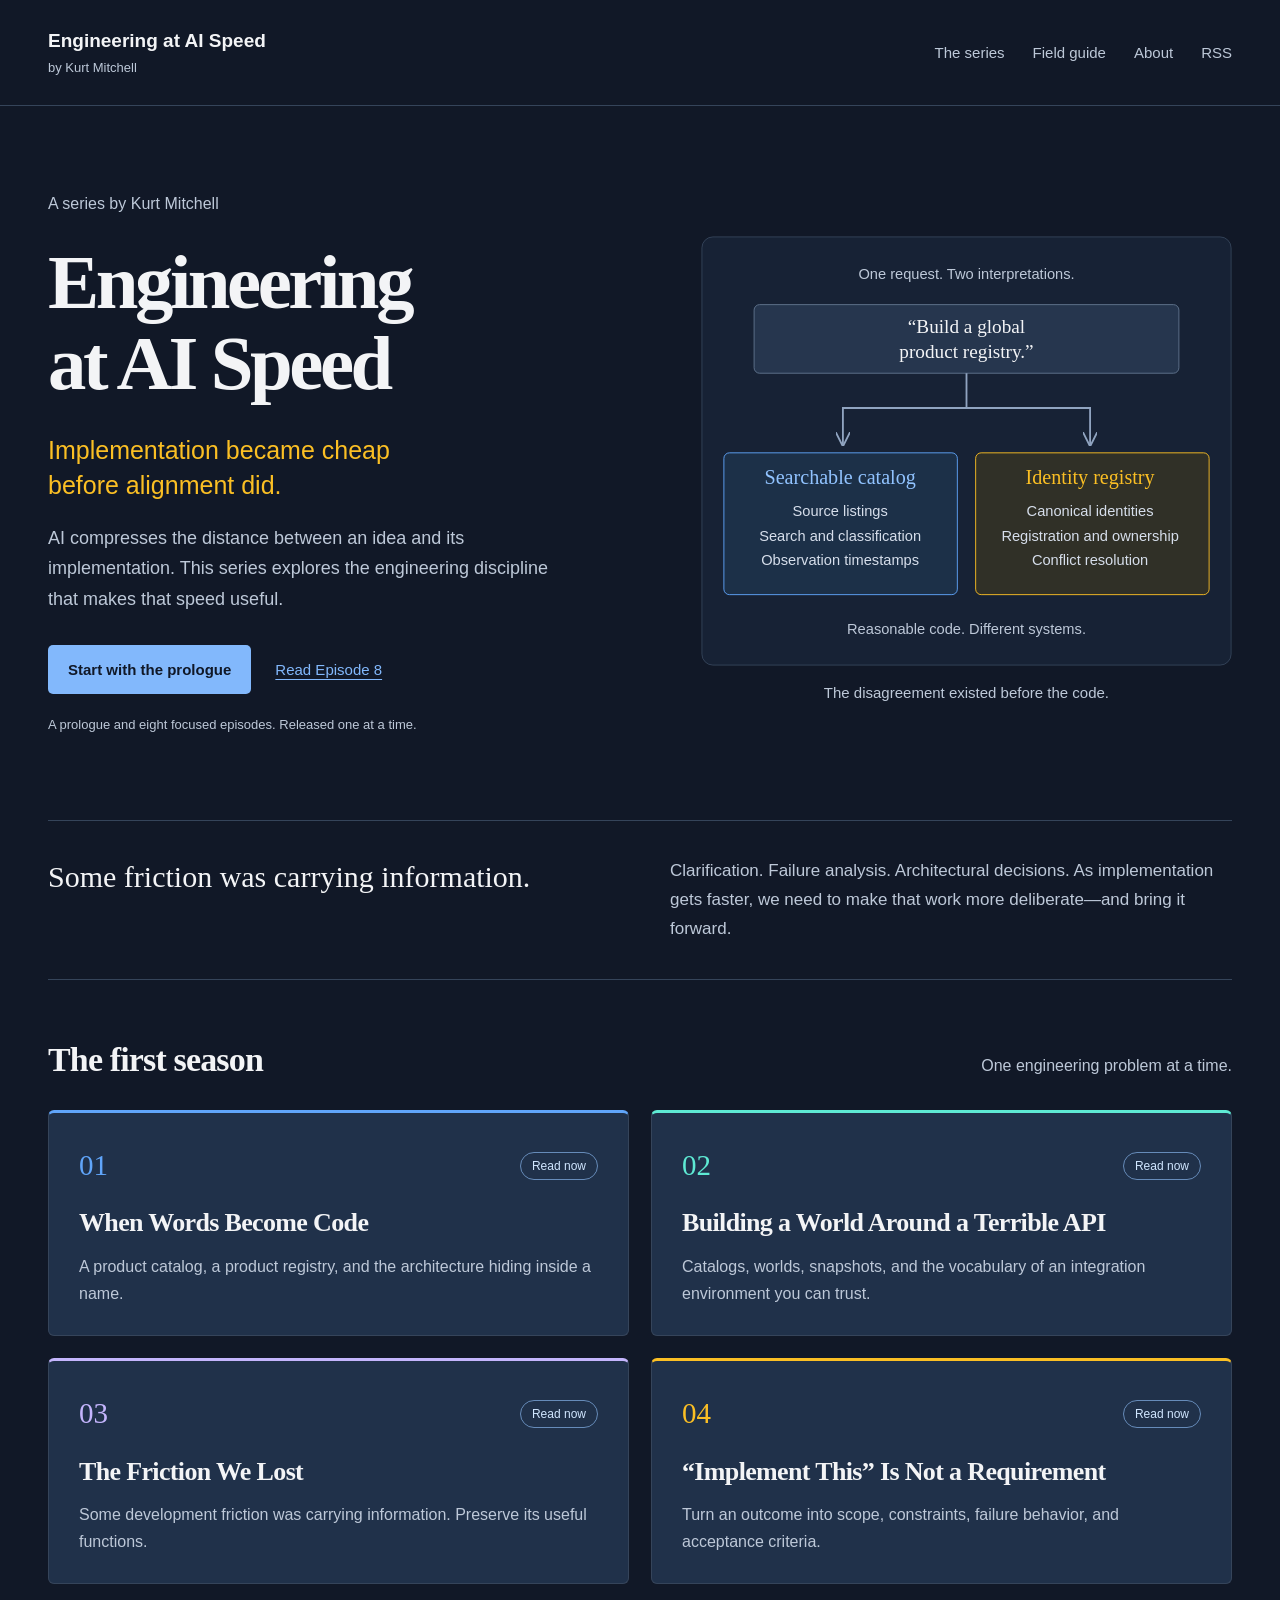
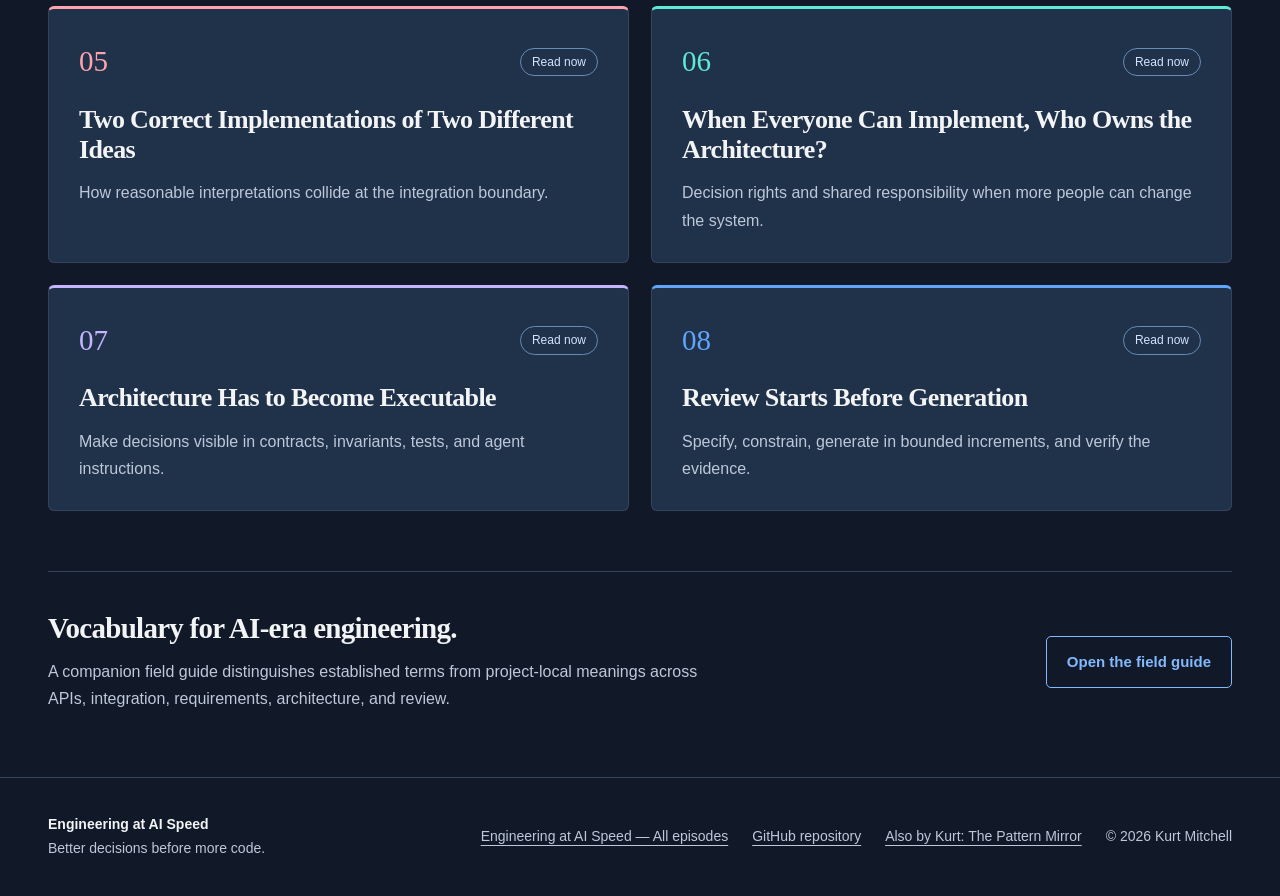
<file: index.html>
<!DOCTYPE html>
<html lang="en"><head><meta charset="utf-8"><meta name="viewport" content="width=device-width, initial-scale=1">
<title>Engineering at AI Speed</title><meta name="description" content="Implementation became cheap before alignment did. A series about the engineering discipline that makes AI speed useful.">
<link rel="canonical" href="https://infinyte.github.io/Engineering-at-AI-Speed/index.html"><meta property="og:title" content="Engineering at AI Speed">
<meta property="og:description" content="Implementation became cheap before alignment did. A series about the engineering discipline that makes AI speed useful."><meta property="og:type" content="website">
<meta property="og:url" content="https://infinyte.github.io/Engineering-at-AI-Speed/index.html"><meta property="og:image" content="https://infinyte.github.io/Engineering-at-AI-Speed/assets/social-cover.png"><meta property="og:image:width" content="1200"><meta property="og:image:height" content="630">
<meta name="twitter:card" content="summary_large_image"><meta property="og:image:alt" content="Engineering at AI Speed. Implementation became cheap before alignment did.">
<meta name="theme-color" content="#111827"><link rel="icon" href="assets/favicon.svg" type="image/svg+xml">
<link rel="alternate" type="application/rss+xml" title="Engineering at AI Speed" href="feed.xml"><link rel="stylesheet" href="assets/style.css">
</head><body style="--episode-accent:#60a5fa"><a class="skip" href="#main">Skip to content</a>
<header class="site-header"><a class="brand" href="index.html">Engineering at AI Speed<span>by Kurt Mitchell</span></a>
<nav aria-label="Main navigation"><a href="index.html#episodes">The series</a><a href="reference.html">Field guide</a><a href="about.html">About</a><a href="feed.xml">RSS</a></nav></header>
<main id="main"><section class="hero"><div class="hero-copy"><p class="series-note">A series by Kurt Mitchell</p><h1>Engineering<br>at AI Speed</h1><p class="hero-thesis">Implementation became cheap<br>before alignment did.</p><p class="hero-description">AI compresses the distance between an idea and its implementation. This series explores the engineering discipline that makes that speed useful.</p><div class="hero-actions"><a class="button" href="ep0.html">Start with the prologue</a><a class="text-link" href="ep8.html">Read Episode 8</a></div><p class="release-note">A prologue and eight focused episodes. Released one at a time.</p></div><figure class="hero-figure"><img src="assets/interpretation.svg" alt="One ambiguous request branches into two internally reasonable implementations: a searchable catalog and an authoritative registry."><figcaption>The disagreement existed before the code.</figcaption></figure></section>
<section class="premise"><p>Some friction was carrying information.</p><div>Clarification. Failure analysis. Architectural decisions. As implementation gets faster, we need to make that work more deliberate—and bring it forward.</div></section>
<section id="episodes" class="episodes"><div class="section-heading"><h2>The first season</h2><p>One engineering problem at a time.</p></div><div class="episode-grid"><article class="episode-card available" style="--card-accent:#60a5fa"><div class="card-top"><span class="episode-number">01</span><span class="status">Read now</span></div><h3><a href="ep1.html">When Words Become Code</a></h3><p>A product catalog, a product registry, and the architecture hiding inside a name.</p></article><article class="episode-card available" style="--card-accent:#5eead4"><div class="card-top"><span class="episode-number">02</span><span class="status">Read now</span></div><h3><a href="ep2.html">Building a World Around a Terrible API</a></h3><p>Catalogs, worlds, snapshots, and the vocabulary of an integration environment you can trust.</p></article><article class="episode-card available" style="--card-accent:#c4b5fd"><div class="card-top"><span class="episode-number">03</span><span class="status">Read now</span></div><h3><a href="ep3.html">The Friction We Lost</a></h3><p>Some development friction was carrying information. Preserve its useful functions.</p></article><article class="episode-card available" style="--card-accent:#fbbf24"><div class="card-top"><span class="episode-number">04</span><span class="status">Read now</span></div><h3><a href="ep4.html">“Implement This” Is Not a Requirement</a></h3><p>Turn an outcome into scope, constraints, failure behavior, and acceptance criteria.</p></article><article class="episode-card available" style="--card-accent:#fda4af"><div class="card-top"><span class="episode-number">05</span><span class="status">Read now</span></div><h3><a href="ep5.html">Two Correct Implementations of Two Different Ideas</a></h3><p>How reasonable interpretations collide at the integration boundary.</p></article><article class="episode-card available" style="--card-accent:#5eead4"><div class="card-top"><span class="episode-number">06</span><span class="status">Read now</span></div><h3><a href="ep6.html">When Everyone Can Implement, Who Owns the Architecture?</a></h3><p>Decision rights and shared responsibility when more people can change the system.</p></article><article class="episode-card available" style="--card-accent:#c4b5fd"><div class="card-top"><span class="episode-number">07</span><span class="status">Read now</span></div><h3><a href="ep7.html">Architecture Has to Become Executable</a></h3><p>Make decisions visible in contracts, invariants, tests, and agent instructions.</p></article><article class="episode-card available" style="--card-accent:#60a5fa"><div class="card-top"><span class="episode-number">08</span><span class="status">Read now</span></div><h3><a href="ep8.html">Review Starts Before Generation</a></h3><p>Specify, constrain, generate in bounded increments, and verify the evidence.</p></article></div></section>
<section class="field-note"><div><h2>Vocabulary for AI-era engineering.</h2><p>A companion field guide distinguishes established terms from project-local meanings across APIs, integration, requirements, architecture, and review.</p></div><a class="button secondary" href="reference.html">Open the field guide</a></section></main>
<footer class="site-footer"><p><strong>Engineering at AI Speed</strong><br>Better decisions before more code.</p><div><a href="index.html#episodes">Engineering at AI Speed — All episodes</a><a href="https://github.com/infinyte/Engineering-at-AI-Speed">GitHub repository</a><a href="https://infinyte.github.io/Pattern-Mirror/">Also by Kurt: The Pattern Mirror</a><span>© 2026 Kurt Mitchell</span></div></footer>
</body></html>
</file>
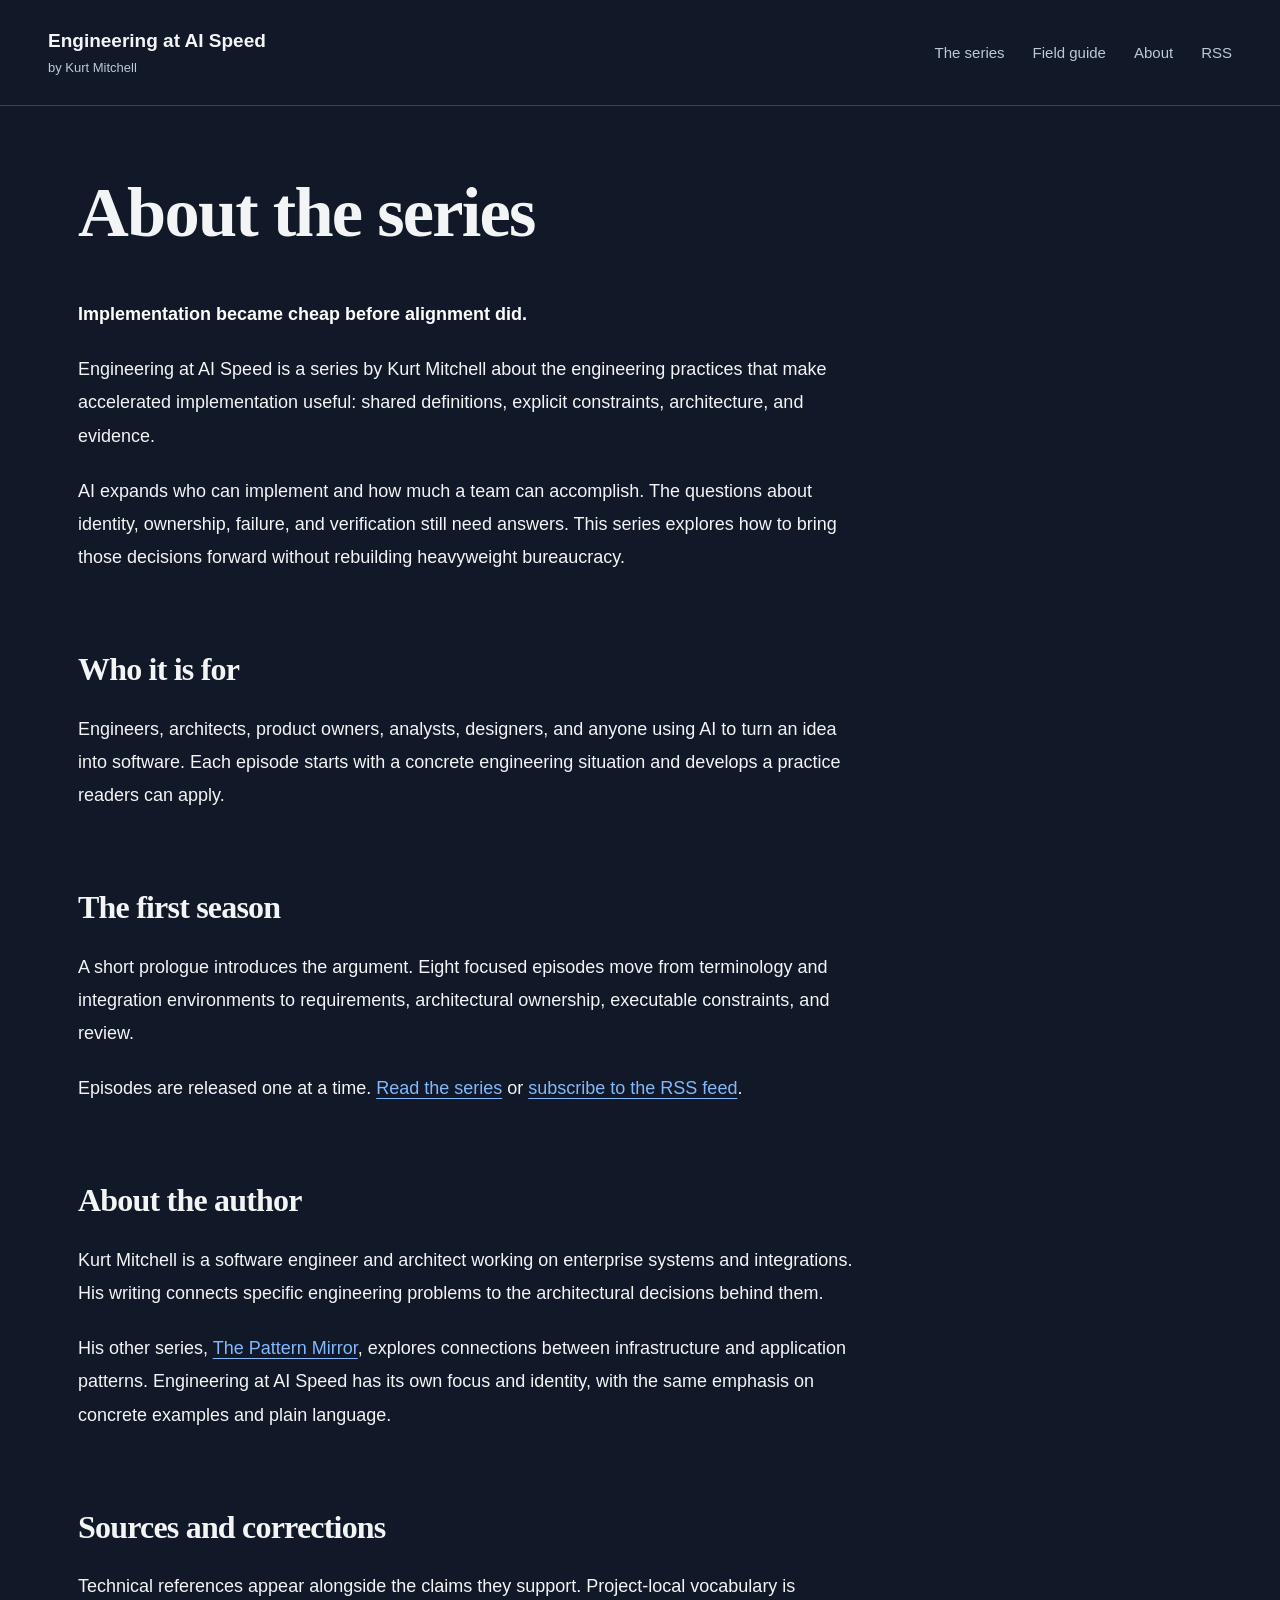
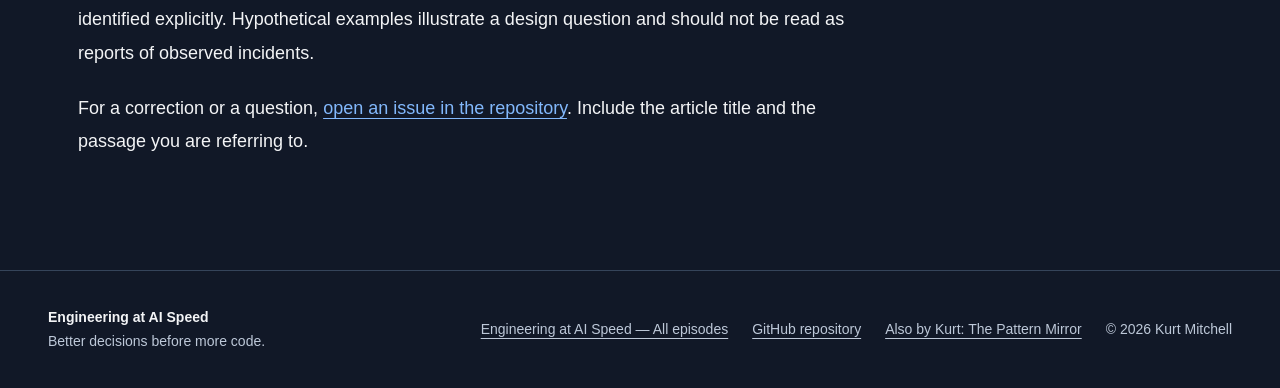
<file: about.html>
<!DOCTYPE html>
<html lang="en"><head><meta charset="utf-8"><meta name="viewport" content="width=device-width, initial-scale=1">
<title>About the series | Engineering at AI Speed</title><meta name="description" content="Implementation became cheap before alignment did. A series about the engineering discipline that makes AI speed useful.">
<link rel="canonical" href="https://infinyte.github.io/Engineering-at-AI-Speed/about.html"><meta property="og:title" content="About the series">
<meta property="og:description" content="Implementation became cheap before alignment did. A series about the engineering discipline that makes AI speed useful."><meta property="og:type" content="website">
<meta property="og:url" content="https://infinyte.github.io/Engineering-at-AI-Speed/about.html"><meta property="og:image" content="https://infinyte.github.io/Engineering-at-AI-Speed/assets/social-cover.png"><meta property="og:image:width" content="1200"><meta property="og:image:height" content="630">
<meta name="twitter:card" content="summary_large_image"><meta property="og:image:alt" content="Engineering at AI Speed. Implementation became cheap before alignment did.">
<meta name="theme-color" content="#111827"><link rel="icon" href="assets/favicon.svg" type="image/svg+xml">
<link rel="alternate" type="application/rss+xml" title="Engineering at AI Speed" href="feed.xml"><link rel="stylesheet" href="assets/style.css">
</head><body style="--episode-accent:#60a5fa"><a class="skip" href="#main">Skip to content</a>
<header class="site-header"><a class="brand" href="index.html">Engineering at AI Speed<span>by Kurt Mitchell</span></a>
<nav aria-label="Main navigation"><a href="index.html#episodes">The series</a><a href="reference.html">Field guide</a><a href="about.html">About</a><a href="feed.xml">RSS</a></nav></header>
<main id="main" class="standalone"><h1>About the series</h1><article class="prose"><p><strong>Implementation became cheap before alignment did.</strong></p>
<p>Engineering at AI Speed is a series by Kurt Mitchell about the engineering practices that make accelerated implementation useful: shared definitions, explicit constraints, architecture, and evidence.</p>
<p>AI expands who can implement and how much a team can accomplish. The questions about identity, ownership, failure, and verification still need answers. This series explores how to bring those decisions forward without rebuilding heavyweight bureaucracy.</p>
<h2 id="who-it-is-for">Who it is for</h2>
<p>Engineers, architects, product owners, analysts, designers, and anyone using AI to turn an idea into software. Each episode starts with a concrete engineering situation and develops a practice readers can apply.</p>
<h2 id="the-first-season">The first season</h2>
<p>A short prologue introduces the argument. Eight focused episodes move from terminology and integration environments to requirements, architectural ownership, executable constraints, and review.</p>
<p>Episodes are released one at a time. <a href="index.html#episodes">Read the series</a> or <a href="feed.xml">subscribe to the RSS feed</a>.</p>
<h2 id="about-the-author">About the author</h2>
<p>Kurt Mitchell is a software engineer and architect working on enterprise systems and integrations. His writing connects specific engineering problems to the architectural decisions behind them.</p>
<p>His other series, <a href="https://infinyte.github.io/Pattern-Mirror/">The Pattern Mirror</a>, explores connections between infrastructure and application patterns. Engineering at AI Speed has its own focus and identity, with the same emphasis on concrete examples and plain language.</p>
<h2 id="sources-and-corrections">Sources and corrections</h2>
<p>Technical references appear alongside the claims they support. Project-local vocabulary is identified explicitly. Hypothetical examples illustrate a design question and should not be read as reports of observed incidents.</p>
<p>For a correction or a question, <a href="https://github.com/infinyte/Engineering-at-AI-Speed/issues">open an issue in the repository</a>. Include the article title and the passage you are referring to.</p></article></main>
<footer class="site-footer"><p><strong>Engineering at AI Speed</strong><br>Better decisions before more code.</p><div><a href="index.html#episodes">Engineering at AI Speed — All episodes</a><a href="https://github.com/infinyte/Engineering-at-AI-Speed">GitHub repository</a><a href="https://infinyte.github.io/Pattern-Mirror/">Also by Kurt: The Pattern Mirror</a><span>© 2026 Kurt Mitchell</span></div></footer>
</body></html>
</file>
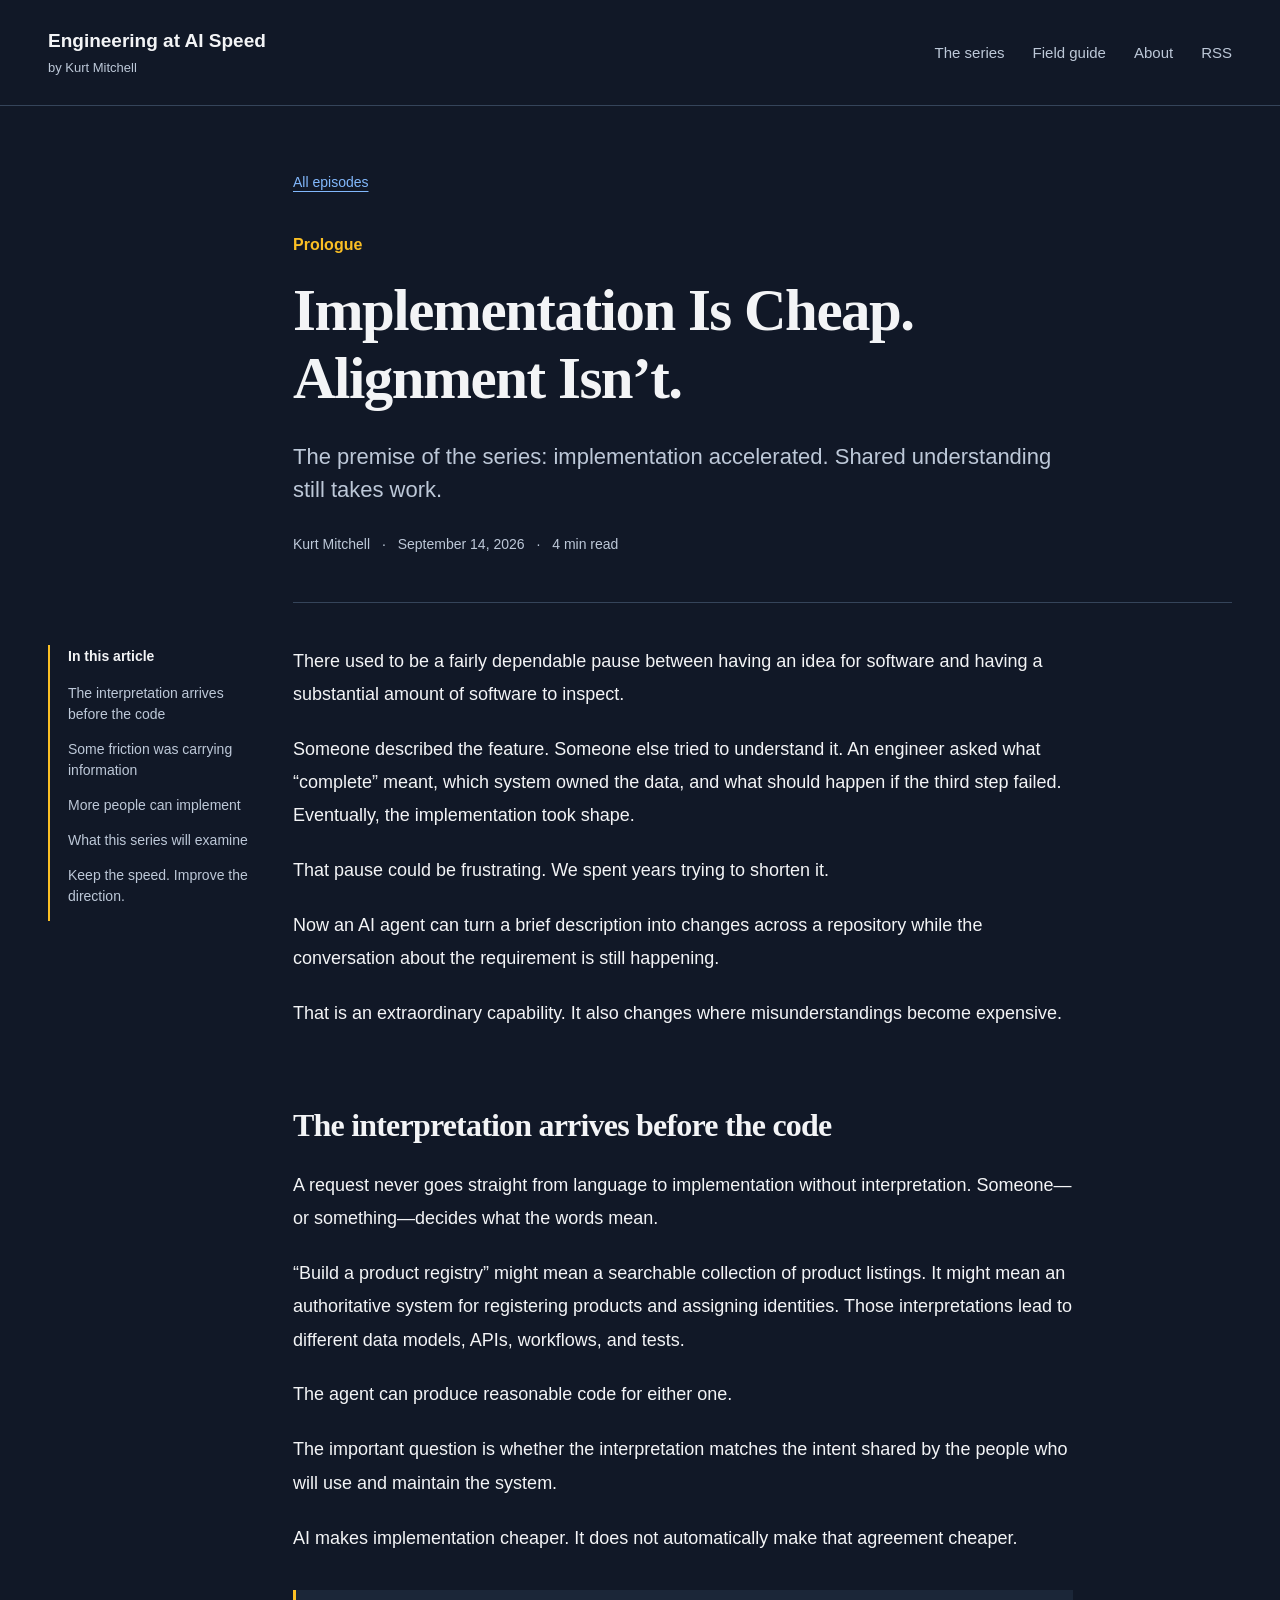
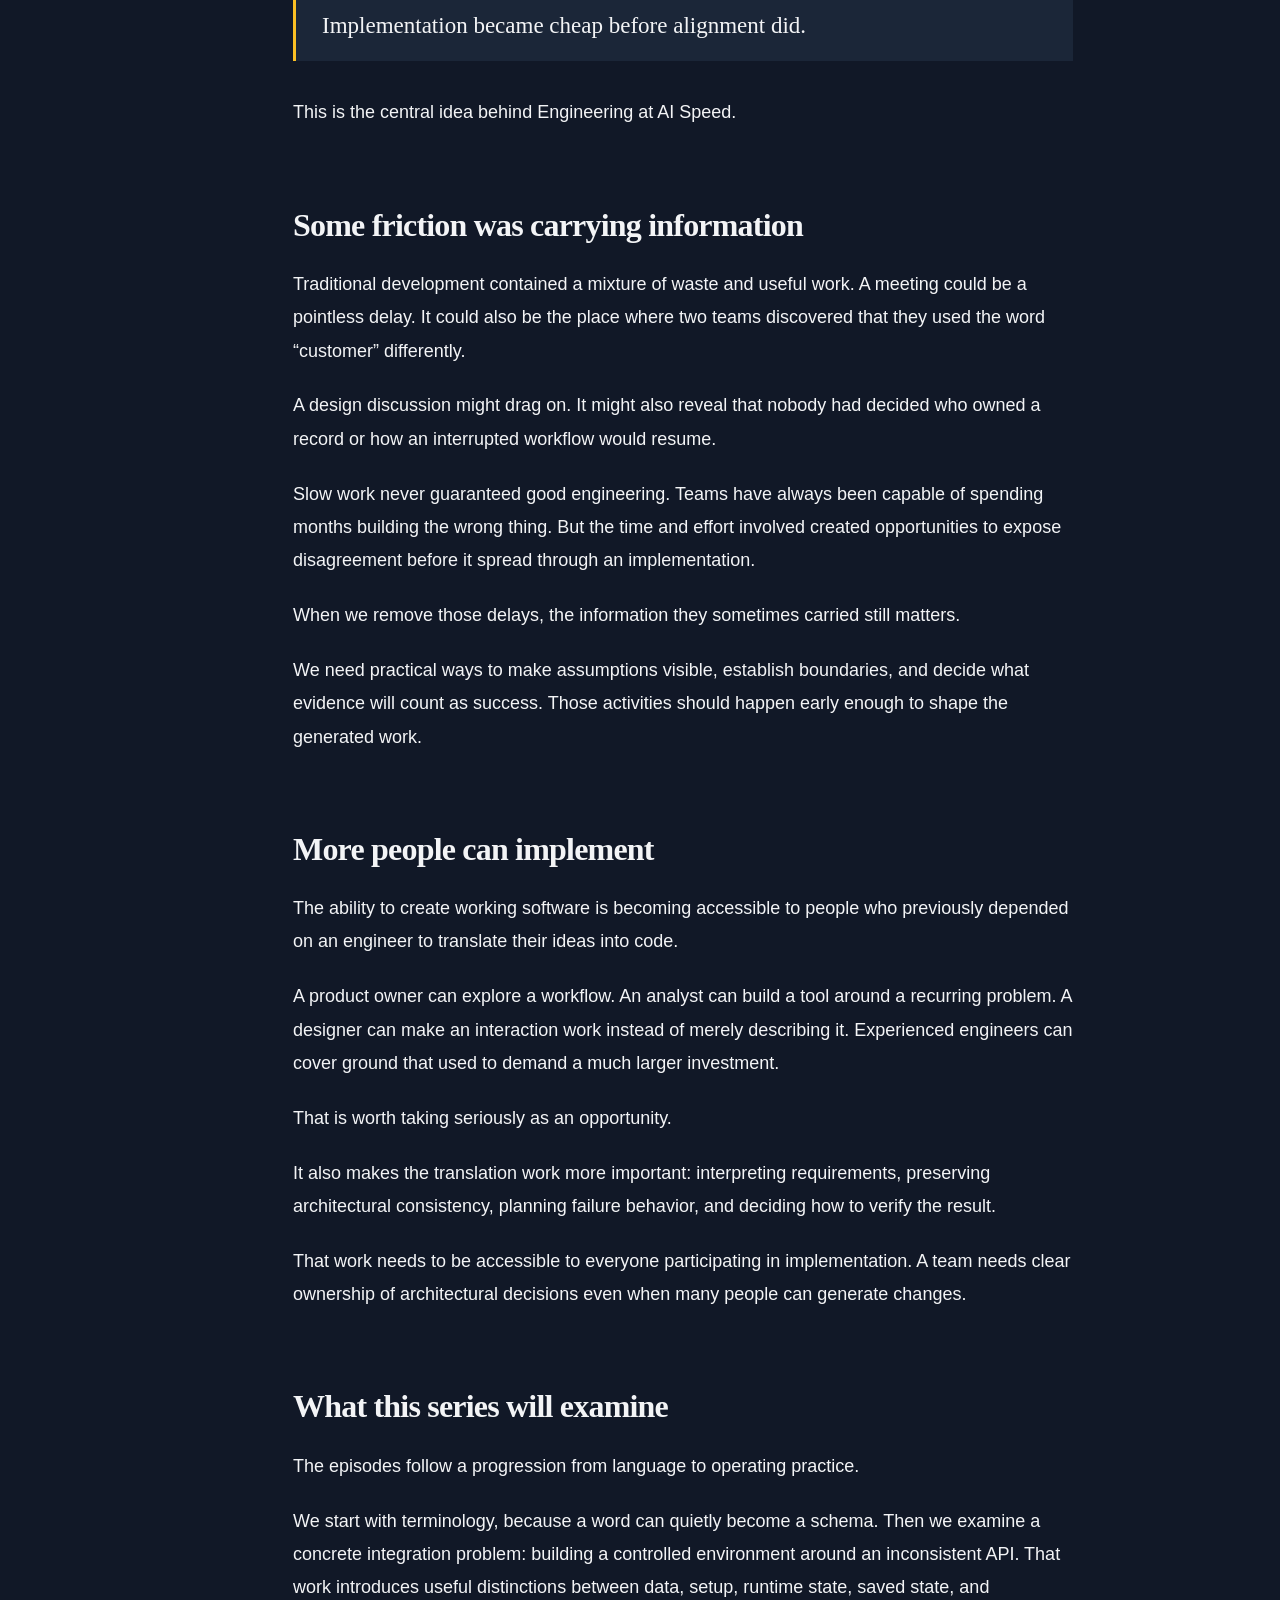
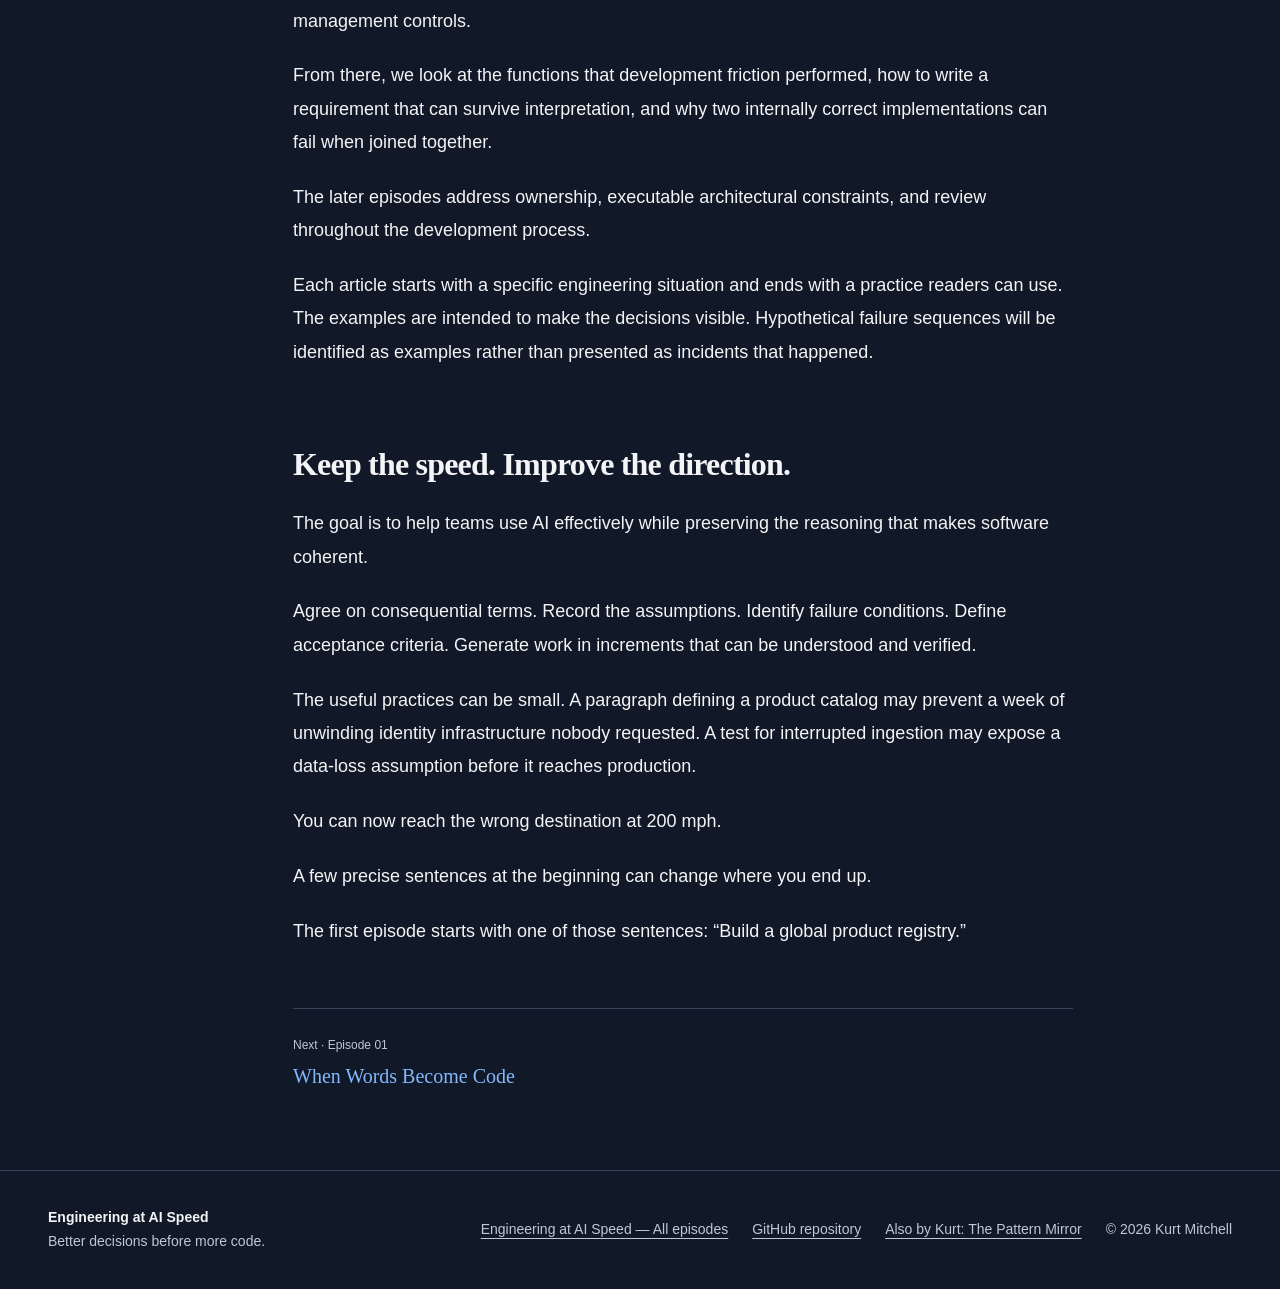
<file: ep0.html>
<!DOCTYPE html>
<html lang="en"><head><meta charset="utf-8"><meta name="viewport" content="width=device-width, initial-scale=1">
<title>Implementation Is Cheap. Alignment Isn’t. | Engineering at AI Speed</title><meta name="description" content="The premise of the series: implementation accelerated. Shared understanding still takes work.">
<link rel="canonical" href="https://infinyte.github.io/Engineering-at-AI-Speed/ep0.html"><meta property="og:title" content="Implementation Is Cheap. Alignment Isn’t.">
<meta property="og:description" content="The premise of the series: implementation accelerated. Shared understanding still takes work."><meta property="og:type" content="article">
<meta property="og:url" content="https://infinyte.github.io/Engineering-at-AI-Speed/ep0.html"><meta property="og:image" content="https://infinyte.github.io/Engineering-at-AI-Speed/assets/social-cover.png"><meta property="og:image:width" content="1200"><meta property="og:image:height" content="630">
<meta name="twitter:card" content="summary_large_image"><meta property="og:image:alt" content="Engineering at AI Speed. Implementation became cheap before alignment did.">
<meta name="theme-color" content="#111827"><link rel="icon" href="assets/favicon.svg" type="image/svg+xml">
<link rel="alternate" type="application/rss+xml" title="Engineering at AI Speed" href="feed.xml"><link rel="stylesheet" href="assets/style.css">
</head><body style="--episode-accent:#fbbf24"><a class="skip" href="#main">Skip to content</a>
<header class="site-header"><a class="brand" href="index.html">Engineering at AI Speed<span>by Kurt Mitchell</span></a>
<nav aria-label="Main navigation"><a href="index.html#episodes">The series</a><a href="reference.html">Field guide</a><a href="about.html">About</a><a href="feed.xml">RSS</a></nav></header>
<main id="main"><section class="article-hero"><a class="back" href="index.html#episodes">All episodes</a><p class="episode-label">Prologue</p><h1>Implementation Is Cheap. Alignment Isn’t.</h1><p class="dek">The premise of the series: implementation accelerated. Shared understanding still takes work.</p><p class="byline">Kurt Mitchell <span>·</span> <time datetime="2026-09-14">September 14, 2026</time> <span>·</span> 4 min read</p></section><div class="article-layout"><aside class="toc" aria-label="On this page"><p>In this article</p><a href="#the-interpretation-arrives-before-the-code">The interpretation arrives before the code</a><a href="#some-friction-was-carrying-information">Some friction was carrying information</a><a href="#more-people-can-implement">More people can implement</a><a href="#what-this-series-will-examine">What this series will examine</a><a href="#keep-the-speed-improve-the-direction">Keep the speed. Improve the direction.</a></aside><article class="prose"><p>There used to be a fairly dependable pause between having an idea for software and having a substantial amount of software to inspect.</p>
<p>Someone described the feature. Someone else tried to understand it. An engineer asked what “complete” meant, which system owned the data, and what should happen if the third step failed. Eventually, the implementation took shape.</p>
<p>That pause could be frustrating. We spent years trying to shorten it.</p>
<p>Now an AI agent can turn a brief description into changes across a repository while the conversation about the requirement is still happening.</p>
<p>That is an extraordinary capability. It also changes where misunderstandings become expensive.</p>
<h2 id="the-interpretation-arrives-before-the-code">The interpretation arrives before the code</h2>
<p>A request never goes straight from language to implementation without interpretation. Someone—or something—decides what the words mean.</p>
<p>“Build a product registry” might mean a searchable collection of product listings. It might mean an authoritative system for registering products and assigning identities. Those interpretations lead to different data models, APIs, workflows, and tests.</p>
<p>The agent can produce reasonable code for either one.</p>
<p>The important question is whether the interpretation matches the intent shared by the people who will use and maintain the system.</p>
<p>AI makes implementation cheaper. It does not automatically make that agreement cheaper.</p>
<blockquote><p>Implementation became cheap before alignment did.</p></blockquote>
<p>This is the central idea behind Engineering at AI Speed.</p>
<h2 id="some-friction-was-carrying-information">Some friction was carrying information</h2>
<p>Traditional development contained a mixture of waste and useful work. A meeting could be a pointless delay. It could also be the place where two teams discovered that they used the word “customer” differently.</p>
<p>A design discussion might drag on. It might also reveal that nobody had decided who owned a record or how an interrupted workflow would resume.</p>
<p>Slow work never guaranteed good engineering. Teams have always been capable of spending months building the wrong thing. But the time and effort involved created opportunities to expose disagreement before it spread through an implementation.</p>
<p>When we remove those delays, the information they sometimes carried still matters.</p>
<p>We need practical ways to make assumptions visible, establish boundaries, and decide what evidence will count as success. Those activities should happen early enough to shape the generated work.</p>
<h2 id="more-people-can-implement">More people can implement</h2>
<p>The ability to create working software is becoming accessible to people who previously depended on an engineer to translate their ideas into code.</p>
<p>A product owner can explore a workflow. An analyst can build a tool around a recurring problem. A designer can make an interaction work instead of merely describing it. Experienced engineers can cover ground that used to demand a much larger investment.</p>
<p>That is worth taking seriously as an opportunity.</p>
<p>It also makes the translation work more important: interpreting requirements, preserving architectural consistency, planning failure behavior, and deciding how to verify the result.</p>
<p>That work needs to be accessible to everyone participating in implementation. A team needs clear ownership of architectural decisions even when many people can generate changes.</p>
<h2 id="what-this-series-will-examine">What this series will examine</h2>
<p>The episodes follow a progression from language to operating practice.</p>
<p>We start with terminology, because a word can quietly become a schema. Then we examine a concrete integration problem: building a controlled environment around an inconsistent API. That work introduces useful distinctions between data, setup, runtime state, saved state, and management controls.</p>
<p>From there, we look at the functions that development friction performed, how to write a requirement that can survive interpretation, and why two internally correct implementations can fail when joined together.</p>
<p>The later episodes address ownership, executable architectural constraints, and review throughout the development process.</p>
<p>Each article starts with a specific engineering situation and ends with a practice readers can use. The examples are intended to make the decisions visible. Hypothetical failure sequences will be identified as examples rather than presented as incidents that happened.</p>
<h2 id="keep-the-speed-improve-the-direction">Keep the speed. Improve the direction.</h2>
<p>The goal is to help teams use AI effectively while preserving the reasoning that makes software coherent.</p>
<p>Agree on consequential terms. Record the assumptions. Identify failure conditions. Define acceptance criteria. Generate work in increments that can be understood and verified.</p>
<p>The useful practices can be small. A paragraph defining a product catalog may prevent a week of unwinding identity infrastructure nobody requested. A test for interrupted ingestion may expose a data-loss assumption before it reaches production.</p>
<p>You can now reach the wrong destination at 200 mph.</p>
<p>A few precise sentences at the beginning can change where you end up.</p>
<p>The first episode starts with one of those sentences: “Build a global product registry.”</p><nav class="episode-navigation" aria-label="Episode navigation"><a href="ep1.html"><span>Next · Episode 01</span>When Words Become Code</a></nav></article></div></main>
<footer class="site-footer"><p><strong>Engineering at AI Speed</strong><br>Better decisions before more code.</p><div><a href="index.html#episodes">Engineering at AI Speed — All episodes</a><a href="https://github.com/infinyte/Engineering-at-AI-Speed">GitHub repository</a><a href="https://infinyte.github.io/Pattern-Mirror/">Also by Kurt: The Pattern Mirror</a><span>© 2026 Kurt Mitchell</span></div></footer>
</body></html>
</file>
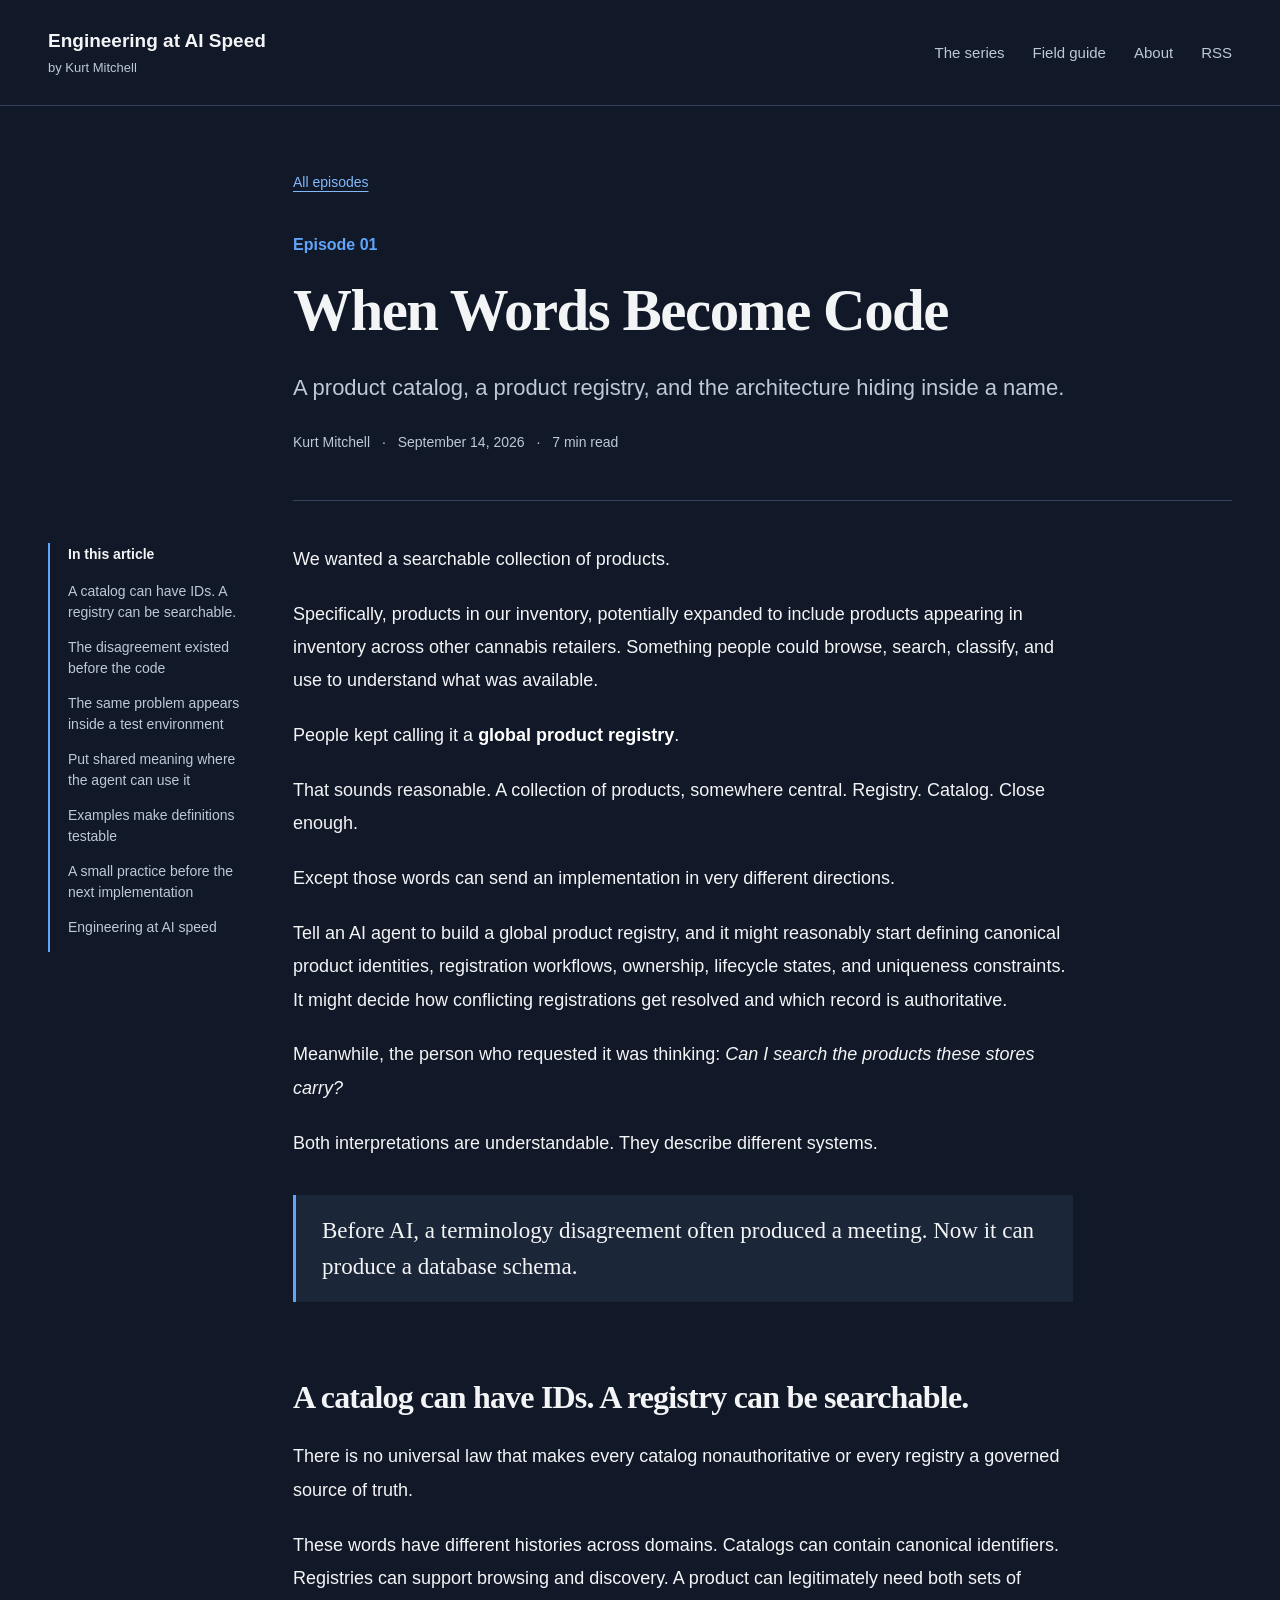
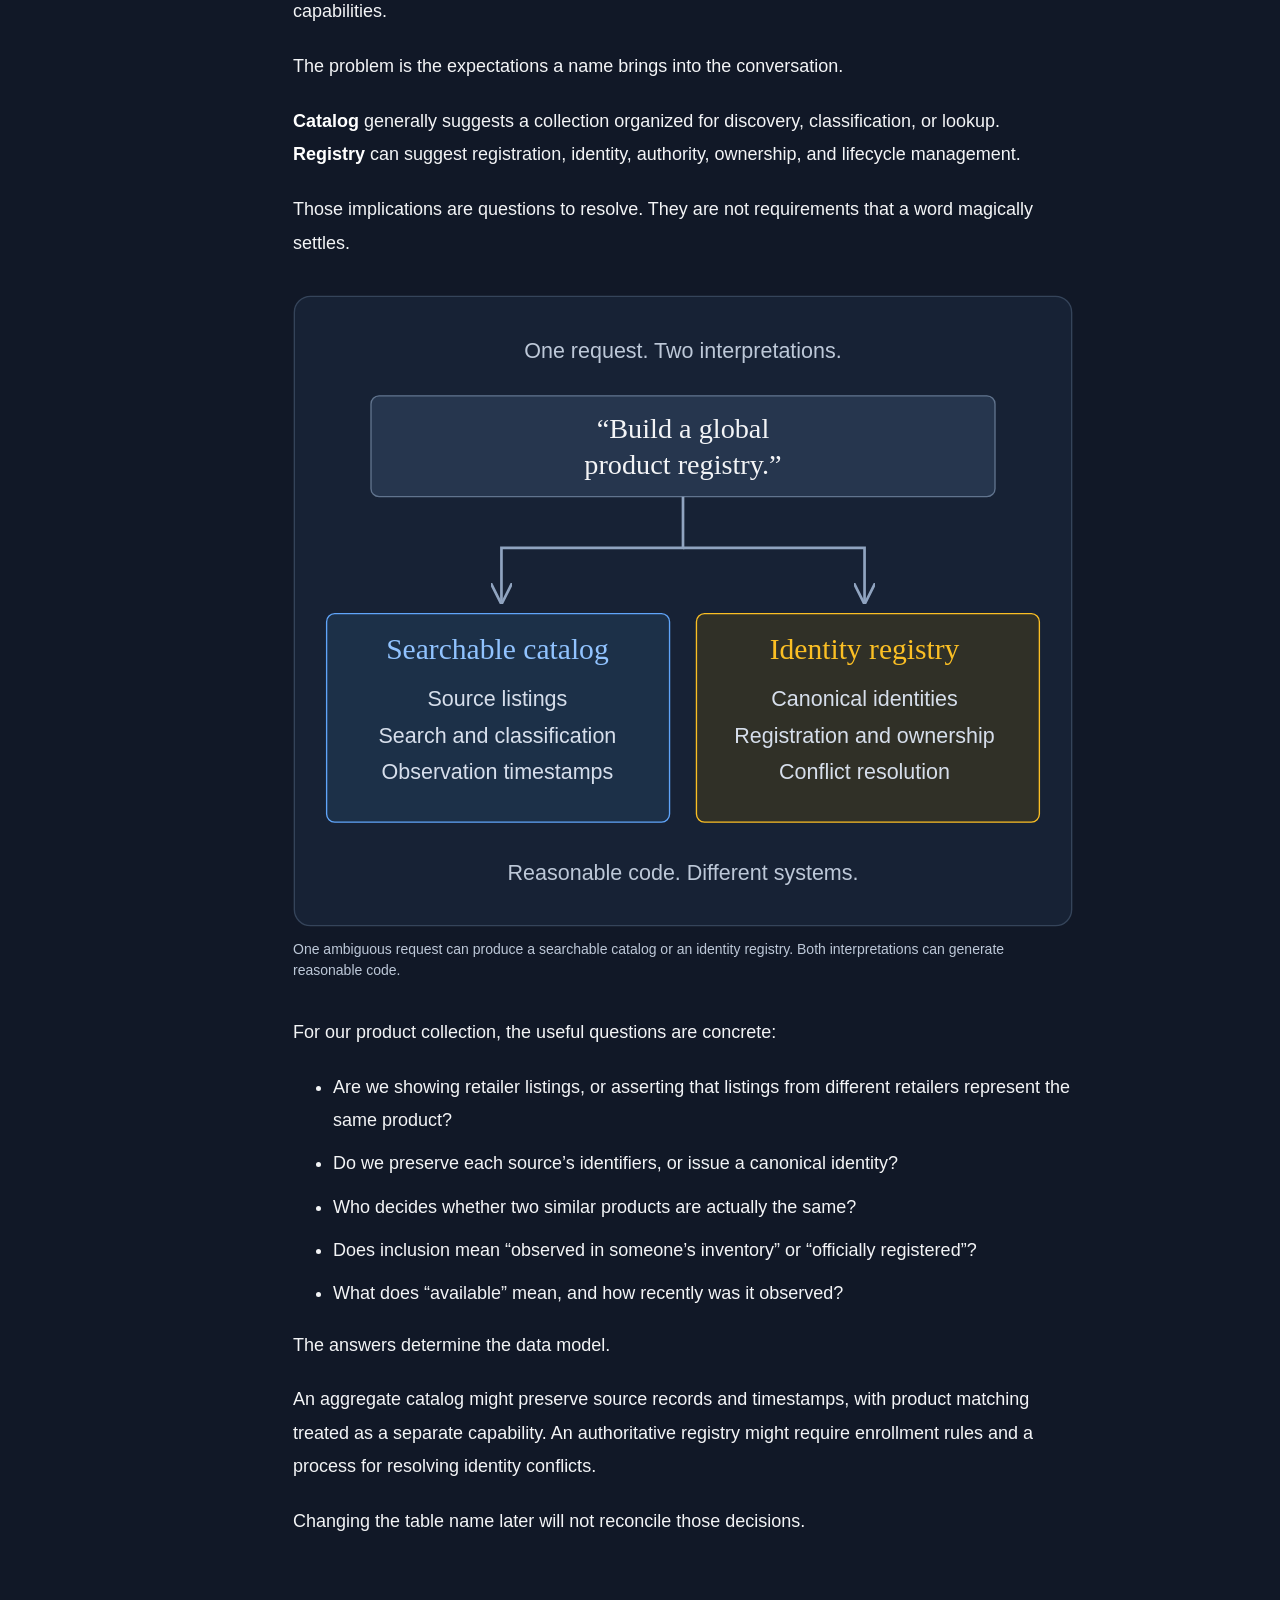
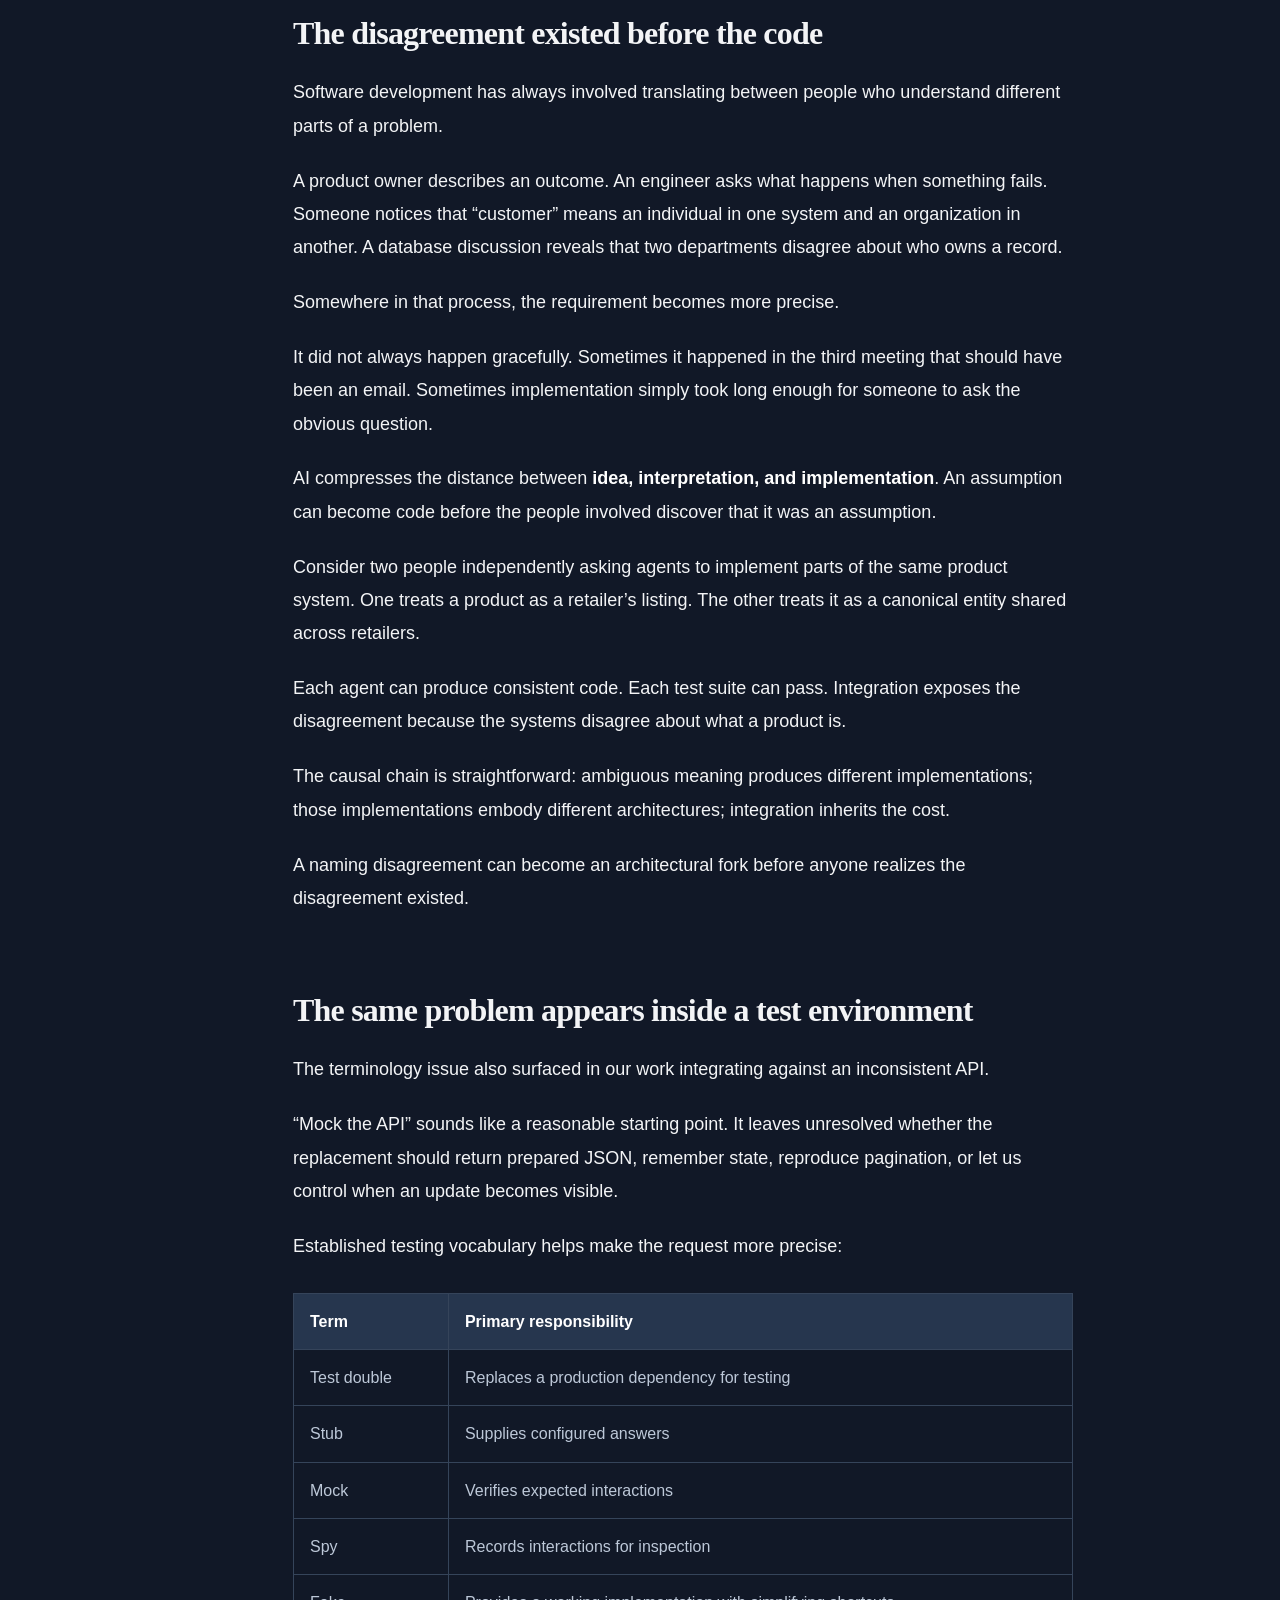
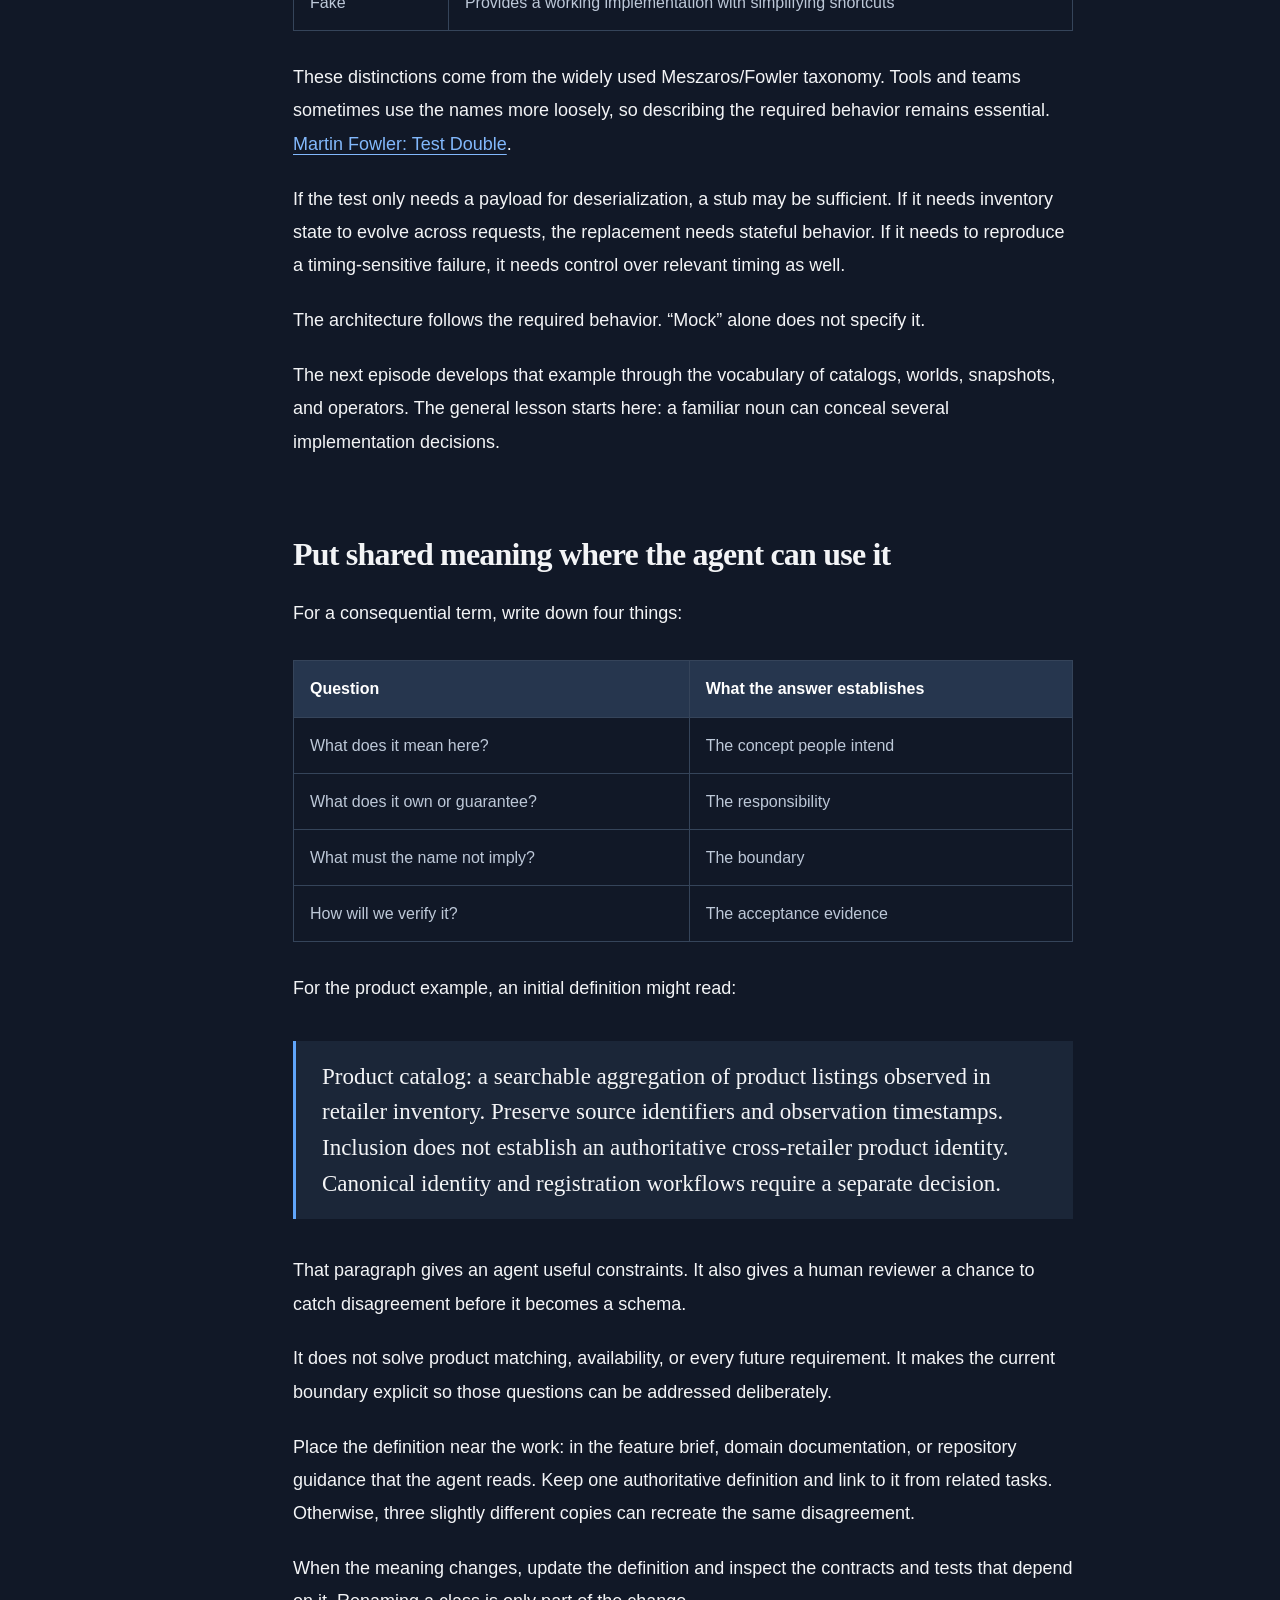
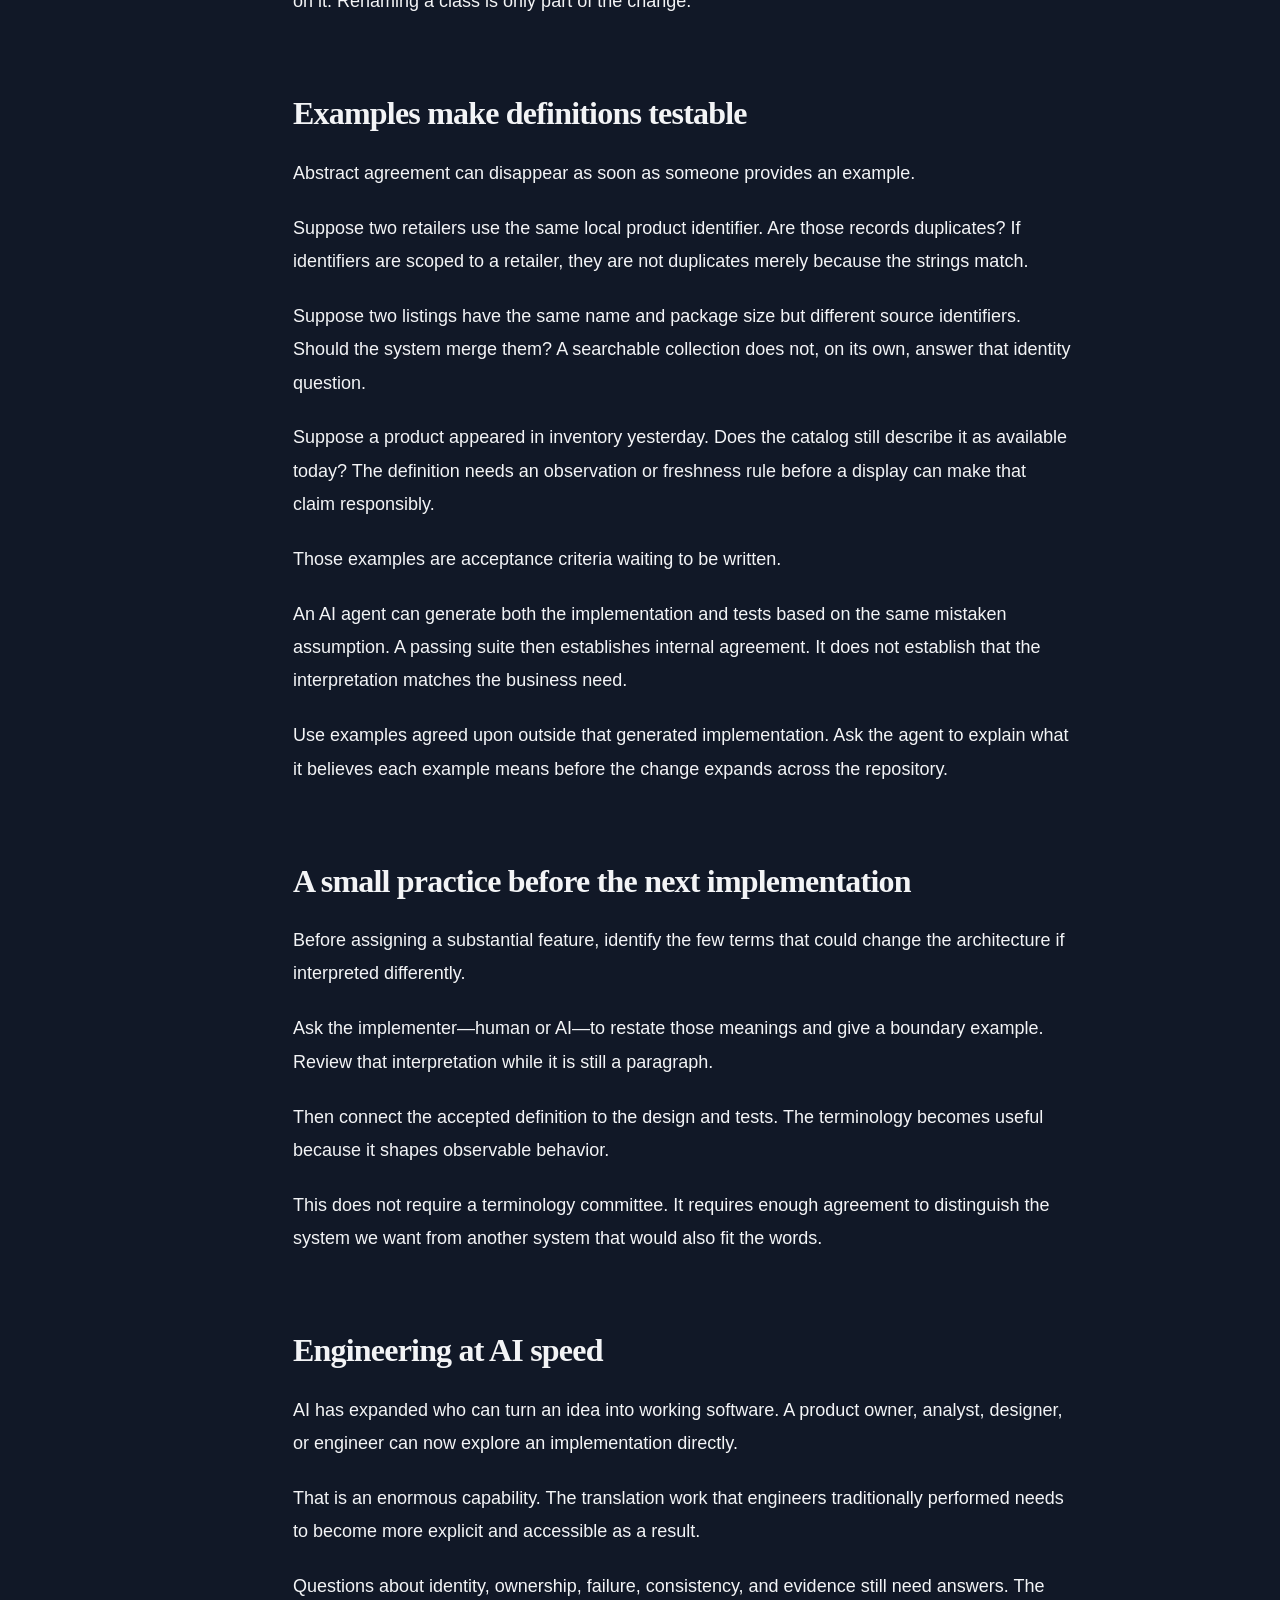
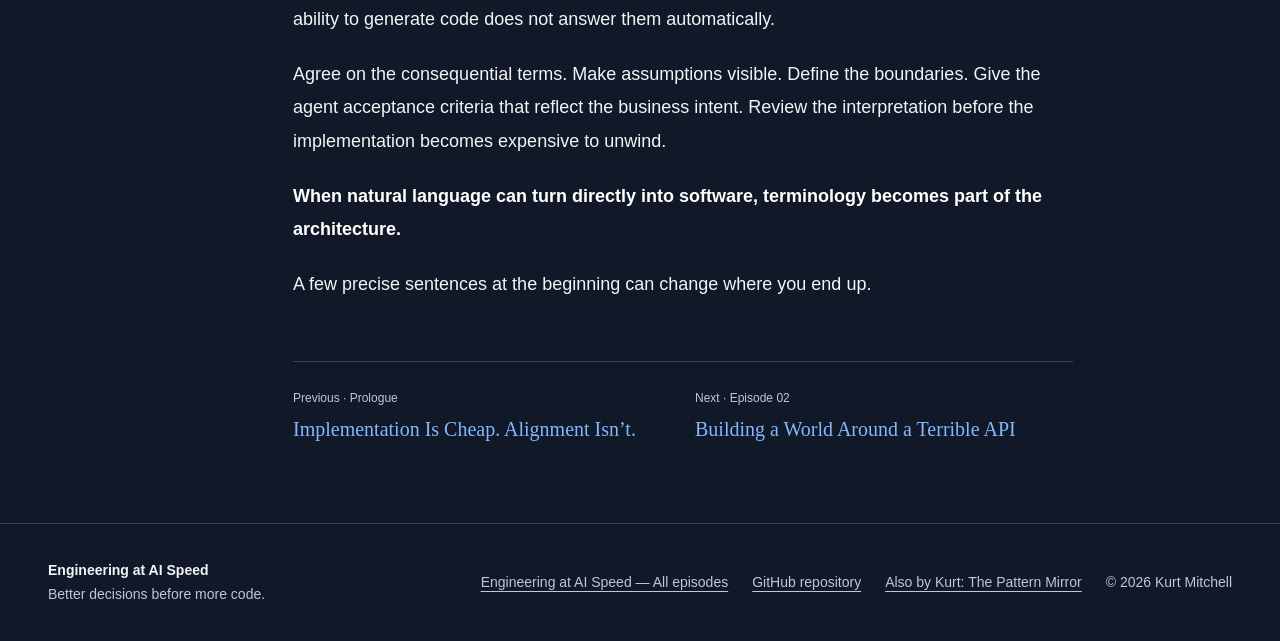
<file: ep1.html>
<!DOCTYPE html>
<html lang="en"><head><meta charset="utf-8"><meta name="viewport" content="width=device-width, initial-scale=1">
<title>When Words Become Code | Engineering at AI Speed</title><meta name="description" content="A product catalog, a product registry, and the architecture hiding inside a name.">
<link rel="canonical" href="https://infinyte.github.io/Engineering-at-AI-Speed/ep1.html"><meta property="og:title" content="When Words Become Code">
<meta property="og:description" content="A product catalog, a product registry, and the architecture hiding inside a name."><meta property="og:type" content="article">
<meta property="og:url" content="https://infinyte.github.io/Engineering-at-AI-Speed/ep1.html"><meta property="og:image" content="https://infinyte.github.io/Engineering-at-AI-Speed/assets/social-cover.png"><meta property="og:image:width" content="1200"><meta property="og:image:height" content="630">
<meta name="twitter:card" content="summary_large_image"><meta property="og:image:alt" content="Engineering at AI Speed. Implementation became cheap before alignment did.">
<meta name="theme-color" content="#111827"><link rel="icon" href="assets/favicon.svg" type="image/svg+xml">
<link rel="alternate" type="application/rss+xml" title="Engineering at AI Speed" href="feed.xml"><link rel="stylesheet" href="assets/style.css">
</head><body style="--episode-accent:#60a5fa"><a class="skip" href="#main">Skip to content</a>
<header class="site-header"><a class="brand" href="index.html">Engineering at AI Speed<span>by Kurt Mitchell</span></a>
<nav aria-label="Main navigation"><a href="index.html#episodes">The series</a><a href="reference.html">Field guide</a><a href="about.html">About</a><a href="feed.xml">RSS</a></nav></header>
<main id="main"><section class="article-hero"><a class="back" href="index.html#episodes">All episodes</a><p class="episode-label">Episode 01</p><h1>When Words Become Code</h1><p class="dek">A product catalog, a product registry, and the architecture hiding inside a name.</p><p class="byline">Kurt Mitchell <span>·</span> <time datetime="2026-09-14">September 14, 2026</time> <span>·</span> 7 min read</p></section><div class="article-layout"><aside class="toc" aria-label="On this page"><p>In this article</p><a href="#a-catalog-can-have-ids-a-registry-can-be-searchable">A catalog can have IDs. A registry can be searchable.</a><a href="#the-disagreement-existed-before-the-code">The disagreement existed before the code</a><a href="#the-same-problem-appears-inside-a-test-environment">The same problem appears inside a test environment</a><a href="#put-shared-meaning-where-the-agent-can-use-it">Put shared meaning where the agent can use it</a><a href="#examples-make-definitions-testable">Examples make definitions testable</a><a href="#a-small-practice-before-the-next-implementation">A small practice before the next implementation</a><a href="#engineering-at-ai-speed">Engineering at AI speed</a></aside><article class="prose"><p>We wanted a searchable collection of products.</p>
<p>Specifically, products in our inventory, potentially expanded to include products appearing in inventory across other cannabis retailers. Something people could browse, search, classify, and use to understand what was available.</p>
<p>People kept calling it a <strong>global product registry</strong>.</p>
<p>That sounds reasonable. A collection of products, somewhere central. Registry. Catalog. Close enough.</p>
<p>Except those words can send an implementation in very different directions.</p>
<p>Tell an AI agent to build a global product registry, and it might reasonably start defining canonical product identities, registration workflows, ownership, lifecycle states, and uniqueness constraints. It might decide how conflicting registrations get resolved and which record is authoritative.</p>
<p>Meanwhile, the person who requested it was thinking: <em>Can I search the products these stores carry?</em></p>
<p>Both interpretations are understandable. They describe different systems.</p>
<blockquote><p>Before AI, a terminology disagreement often produced a meeting. Now it can produce a database schema.</p></blockquote>
<h2 id="a-catalog-can-have-ids-a-registry-can-be-searchable">A catalog can have IDs. A registry can be searchable.</h2>
<p>There is no universal law that makes every catalog nonauthoritative or every registry a governed source of truth.</p>
<p>These words have different histories across domains. Catalogs can contain canonical identifiers. Registries can support browsing and discovery. A product can legitimately need both sets of capabilities.</p>
<p>The problem is the expectations a name brings into the conversation.</p>
<p><strong>Catalog</strong> generally suggests a collection organized for discovery, classification, or lookup. <strong>Registry</strong> can suggest registration, identity, authority, ownership, and lifecycle management.</p>
<p>Those implications are questions to resolve. They are not requirements that a word magically settles.</p>
<figure><img src="assets/interpretation.svg" alt="One ambiguous request can produce a searchable catalog or an identity registry. Both interpretations can generate reasonable code." loading="lazy"><figcaption>One ambiguous request can produce a searchable catalog or an identity registry. Both interpretations can generate reasonable code.</figcaption></figure>
<p>For our product collection, the useful questions are concrete:</p>
<ul><li>Are we showing retailer listings, or asserting that listings from different retailers represent the same product?</li><li>Do we preserve each source’s identifiers, or issue a canonical identity?</li><li>Who decides whether two similar products are actually the same?</li><li>Does inclusion mean “observed in someone’s inventory” or “officially registered”?</li><li>What does “available” mean, and how recently was it observed?</li></ul>
<p>The answers determine the data model.</p>
<p>An aggregate catalog might preserve source records and timestamps, with product matching treated as a separate capability. An authoritative registry might require enrollment rules and a process for resolving identity conflicts.</p>
<p>Changing the table name later will not reconcile those decisions.</p>
<h2 id="the-disagreement-existed-before-the-code">The disagreement existed before the code</h2>
<p>Software development has always involved translating between people who understand different parts of a problem.</p>
<p>A product owner describes an outcome. An engineer asks what happens when something fails. Someone notices that “customer” means an individual in one system and an organization in another. A database discussion reveals that two departments disagree about who owns a record.</p>
<p>Somewhere in that process, the requirement becomes more precise.</p>
<p>It did not always happen gracefully. Sometimes it happened in the third meeting that should have been an email. Sometimes implementation simply took long enough for someone to ask the obvious question.</p>
<p>AI compresses the distance between <strong>idea, interpretation, and implementation</strong>. An assumption can become code before the people involved discover that it was an assumption.</p>
<p>Consider two people independently asking agents to implement parts of the same product system. One treats a product as a retailer’s listing. The other treats it as a canonical entity shared across retailers.</p>
<p>Each agent can produce consistent code. Each test suite can pass. Integration exposes the disagreement because the systems disagree about what a product is.</p>
<p>The causal chain is straightforward: ambiguous meaning produces different implementations; those implementations embody different architectures; integration inherits the cost.</p>
<p>A naming disagreement can become an architectural fork before anyone realizes the disagreement existed.</p>
<h2 id="the-same-problem-appears-inside-a-test-environment">The same problem appears inside a test environment</h2>
<p>The terminology issue also surfaced in our work integrating against an inconsistent API.</p>
<p>“Mock the API” sounds like a reasonable starting point. It leaves unresolved whether the replacement should return prepared JSON, remember state, reproduce pagination, or let us control when an update becomes visible.</p>
<p>Established testing vocabulary helps make the request more precise:</p>
<div class="table-scroll" role="region" aria-label="Comparison table" tabindex="0"><table><thead><tr><th scope="col">Term</th><th scope="col">Primary responsibility</th></tr></thead><tbody><tr><td>Test double</td><td>Replaces a production dependency for testing</td></tr><tr><td>Stub</td><td>Supplies configured answers</td></tr><tr><td>Mock</td><td>Verifies expected interactions</td></tr><tr><td>Spy</td><td>Records interactions for inspection</td></tr><tr><td>Fake</td><td>Provides a working implementation with simplifying shortcuts</td></tr></tbody></table></div>
<p>These distinctions come from the widely used Meszaros/Fowler taxonomy. Tools and teams sometimes use the names more loosely, so describing the required behavior remains essential. <a href="https://martinfowler.com/bliki/TestDouble.html">Martin Fowler: Test Double</a>.</p>
<p>If the test only needs a payload for deserialization, a stub may be sufficient. If it needs inventory state to evolve across requests, the replacement needs stateful behavior. If it needs to reproduce a timing-sensitive failure, it needs control over relevant timing as well.</p>
<p>The architecture follows the required behavior. “Mock” alone does not specify it.</p>
<p>The next episode develops that example through the vocabulary of catalogs, worlds, snapshots, and operators. The general lesson starts here: a familiar noun can conceal several implementation decisions.</p>
<h2 id="put-shared-meaning-where-the-agent-can-use-it">Put shared meaning where the agent can use it</h2>
<p>For a consequential term, write down four things:</p>
<div class="table-scroll" role="region" aria-label="Comparison table" tabindex="0"><table><thead><tr><th scope="col">Question</th><th scope="col">What the answer establishes</th></tr></thead><tbody><tr><td>What does it mean here?</td><td>The concept people intend</td></tr><tr><td>What does it own or guarantee?</td><td>The responsibility</td></tr><tr><td>What must the name not imply?</td><td>The boundary</td></tr><tr><td>How will we verify it?</td><td>The acceptance evidence</td></tr></tbody></table></div>
<p>For the product example, an initial definition might read:</p>
<blockquote><p>Product catalog: a searchable aggregation of product listings observed in retailer inventory. Preserve source identifiers and observation timestamps. Inclusion does not establish an authoritative cross-retailer product identity. Canonical identity and registration workflows require a separate decision.</p></blockquote>
<p>That paragraph gives an agent useful constraints. It also gives a human reviewer a chance to catch disagreement before it becomes a schema.</p>
<p>It does not solve product matching, availability, or every future requirement. It makes the current boundary explicit so those questions can be addressed deliberately.</p>
<p>Place the definition near the work: in the feature brief, domain documentation, or repository guidance that the agent reads. Keep one authoritative definition and link to it from related tasks. Otherwise, three slightly different copies can recreate the same disagreement.</p>
<p>When the meaning changes, update the definition and inspect the contracts and tests that depend on it. Renaming a class is only part of the change.</p>
<h2 id="examples-make-definitions-testable">Examples make definitions testable</h2>
<p>Abstract agreement can disappear as soon as someone provides an example.</p>
<p>Suppose two retailers use the same local product identifier. Are those records duplicates? If identifiers are scoped to a retailer, they are not duplicates merely because the strings match.</p>
<p>Suppose two listings have the same name and package size but different source identifiers. Should the system merge them? A searchable collection does not, on its own, answer that identity question.</p>
<p>Suppose a product appeared in inventory yesterday. Does the catalog still describe it as available today? The definition needs an observation or freshness rule before a display can make that claim responsibly.</p>
<p>Those examples are acceptance criteria waiting to be written.</p>
<p>An AI agent can generate both the implementation and tests based on the same mistaken assumption. A passing suite then establishes internal agreement. It does not establish that the interpretation matches the business need.</p>
<p>Use examples agreed upon outside that generated implementation. Ask the agent to explain what it believes each example means before the change expands across the repository.</p>
<h2 id="a-small-practice-before-the-next-implementation">A small practice before the next implementation</h2>
<p>Before assigning a substantial feature, identify the few terms that could change the architecture if interpreted differently.</p>
<p>Ask the implementer—human or AI—to restate those meanings and give a boundary example. Review that interpretation while it is still a paragraph.</p>
<p>Then connect the accepted definition to the design and tests. The terminology becomes useful because it shapes observable behavior.</p>
<p>This does not require a terminology committee. It requires enough agreement to distinguish the system we want from another system that would also fit the words.</p>
<h2 id="engineering-at-ai-speed">Engineering at AI speed</h2>
<p>AI has expanded who can turn an idea into working software. A product owner, analyst, designer, or engineer can now explore an implementation directly.</p>
<p>That is an enormous capability. The translation work that engineers traditionally performed needs to become more explicit and accessible as a result.</p>
<p>Questions about identity, ownership, failure, consistency, and evidence still need answers. The ability to generate code does not answer them automatically.</p>
<p>Agree on the consequential terms. Make assumptions visible. Define the boundaries. Give the agent acceptance criteria that reflect the business intent. Review the interpretation before the implementation becomes expensive to unwind.</p>
<p><strong>When natural language can turn directly into software, terminology becomes part of the architecture.</strong></p>
<p>A few precise sentences at the beginning can change where you end up.</p><nav class="episode-navigation" aria-label="Episode navigation"><a href="ep0.html"><span>Previous · Prologue</span>Implementation Is Cheap. Alignment Isn’t.</a><a href="ep2.html"><span>Next · Episode 02</span>Building a World Around a Terrible API</a></nav></article></div></main>
<footer class="site-footer"><p><strong>Engineering at AI Speed</strong><br>Better decisions before more code.</p><div><a href="index.html#episodes">Engineering at AI Speed — All episodes</a><a href="https://github.com/infinyte/Engineering-at-AI-Speed">GitHub repository</a><a href="https://infinyte.github.io/Pattern-Mirror/">Also by Kurt: The Pattern Mirror</a><span>© 2026 Kurt Mitchell</span></div></footer>
</body></html>
</file>
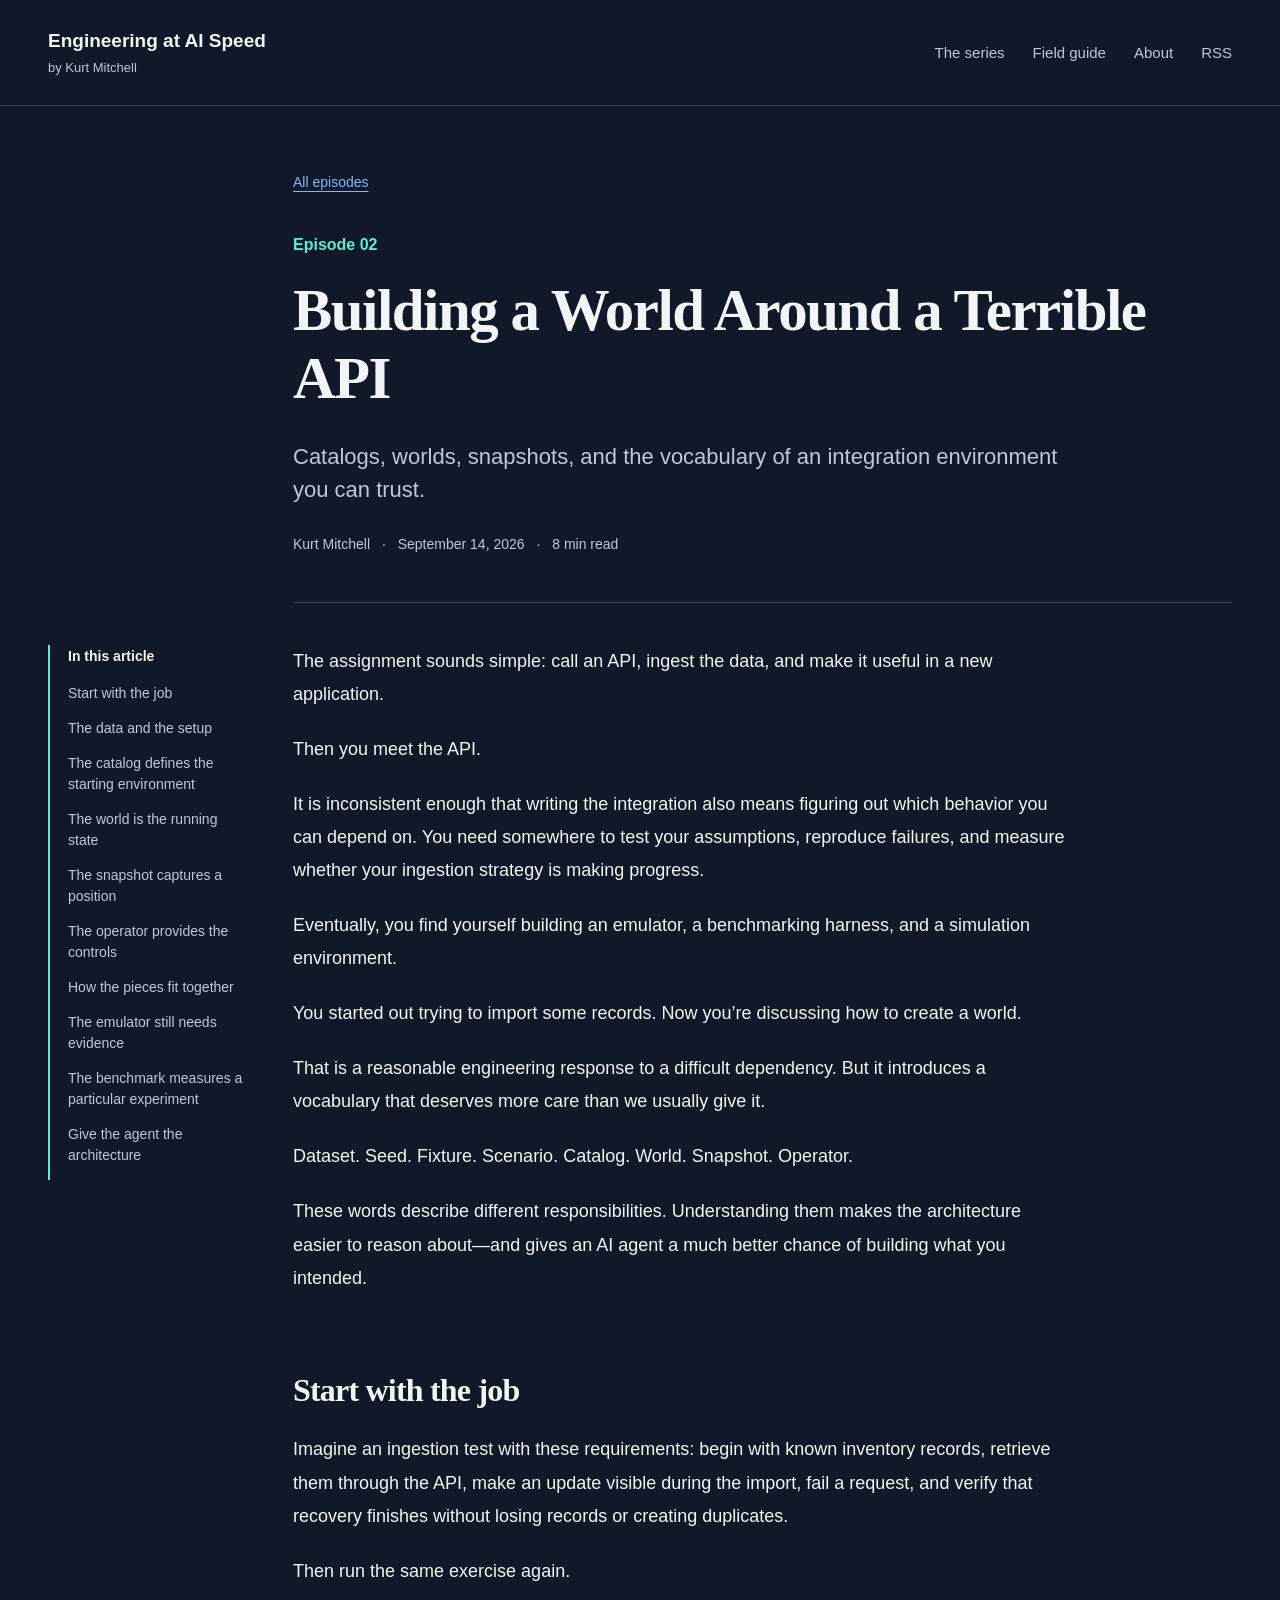
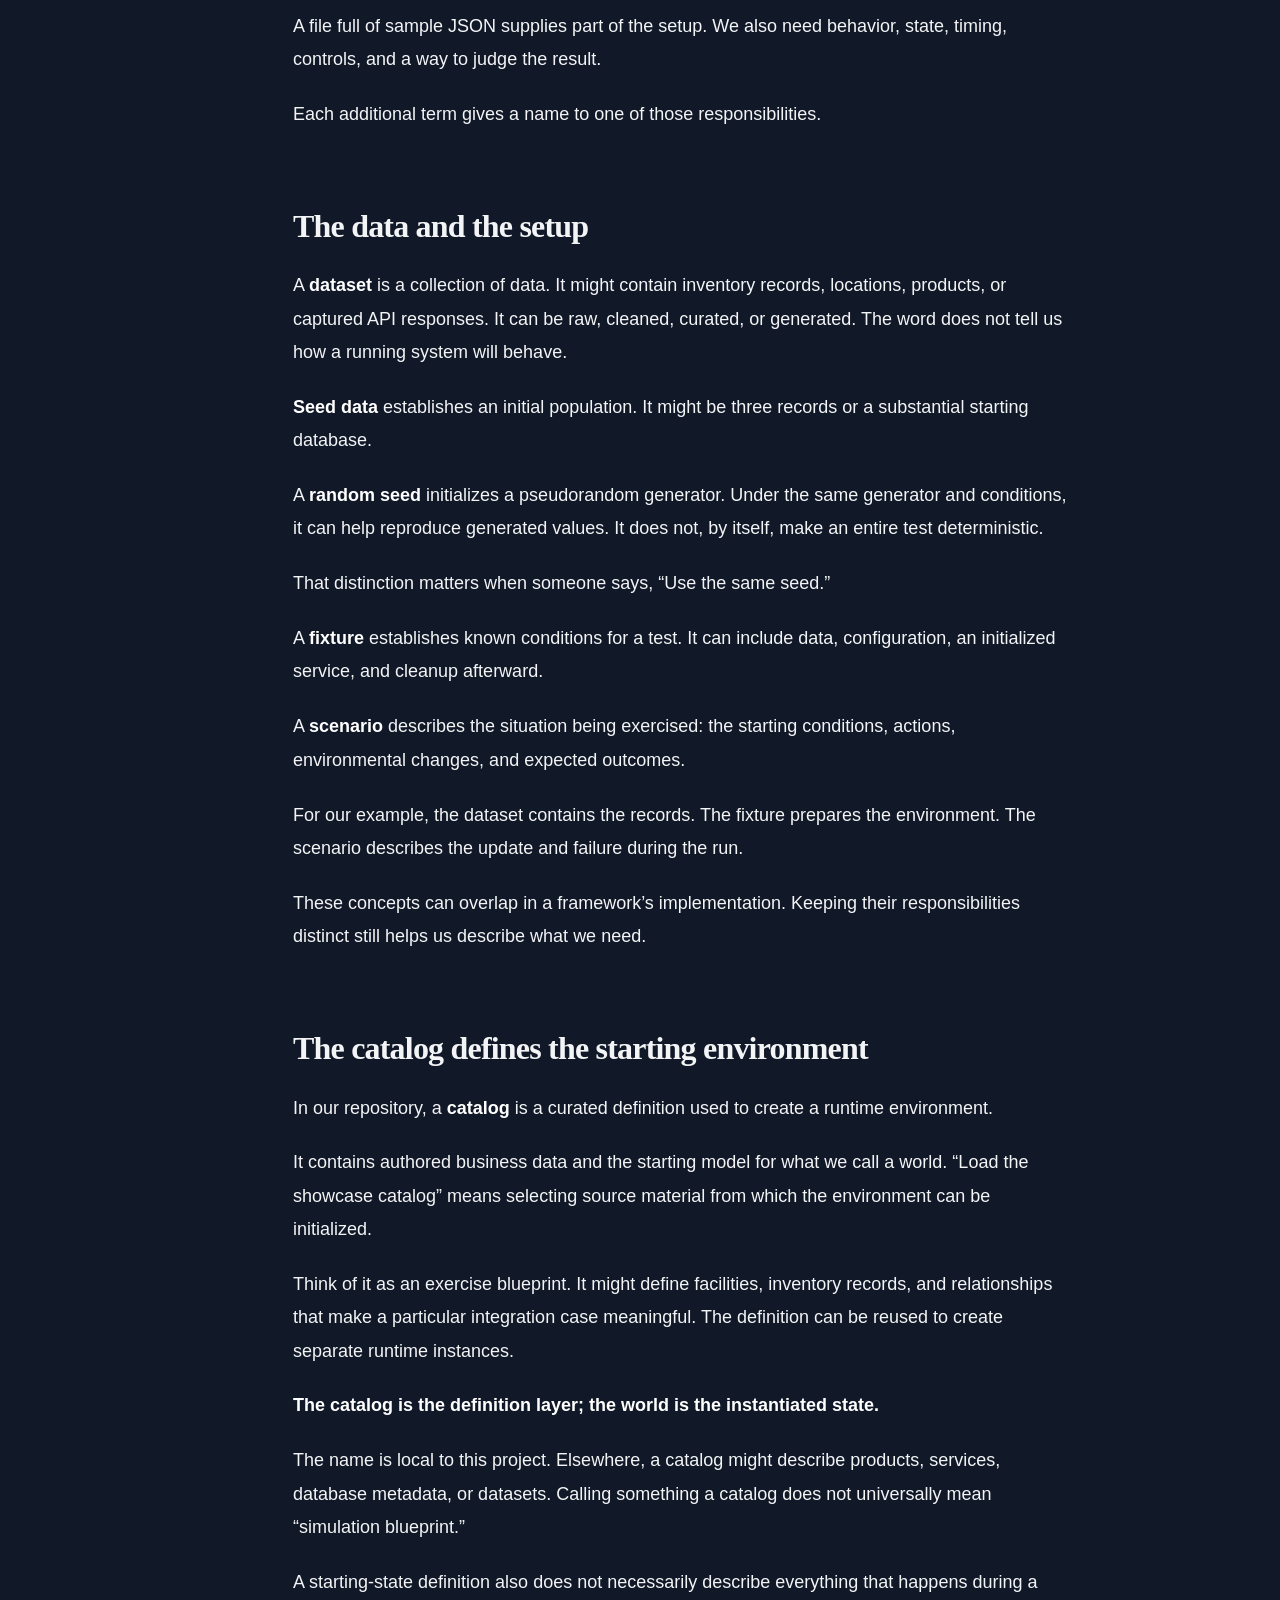
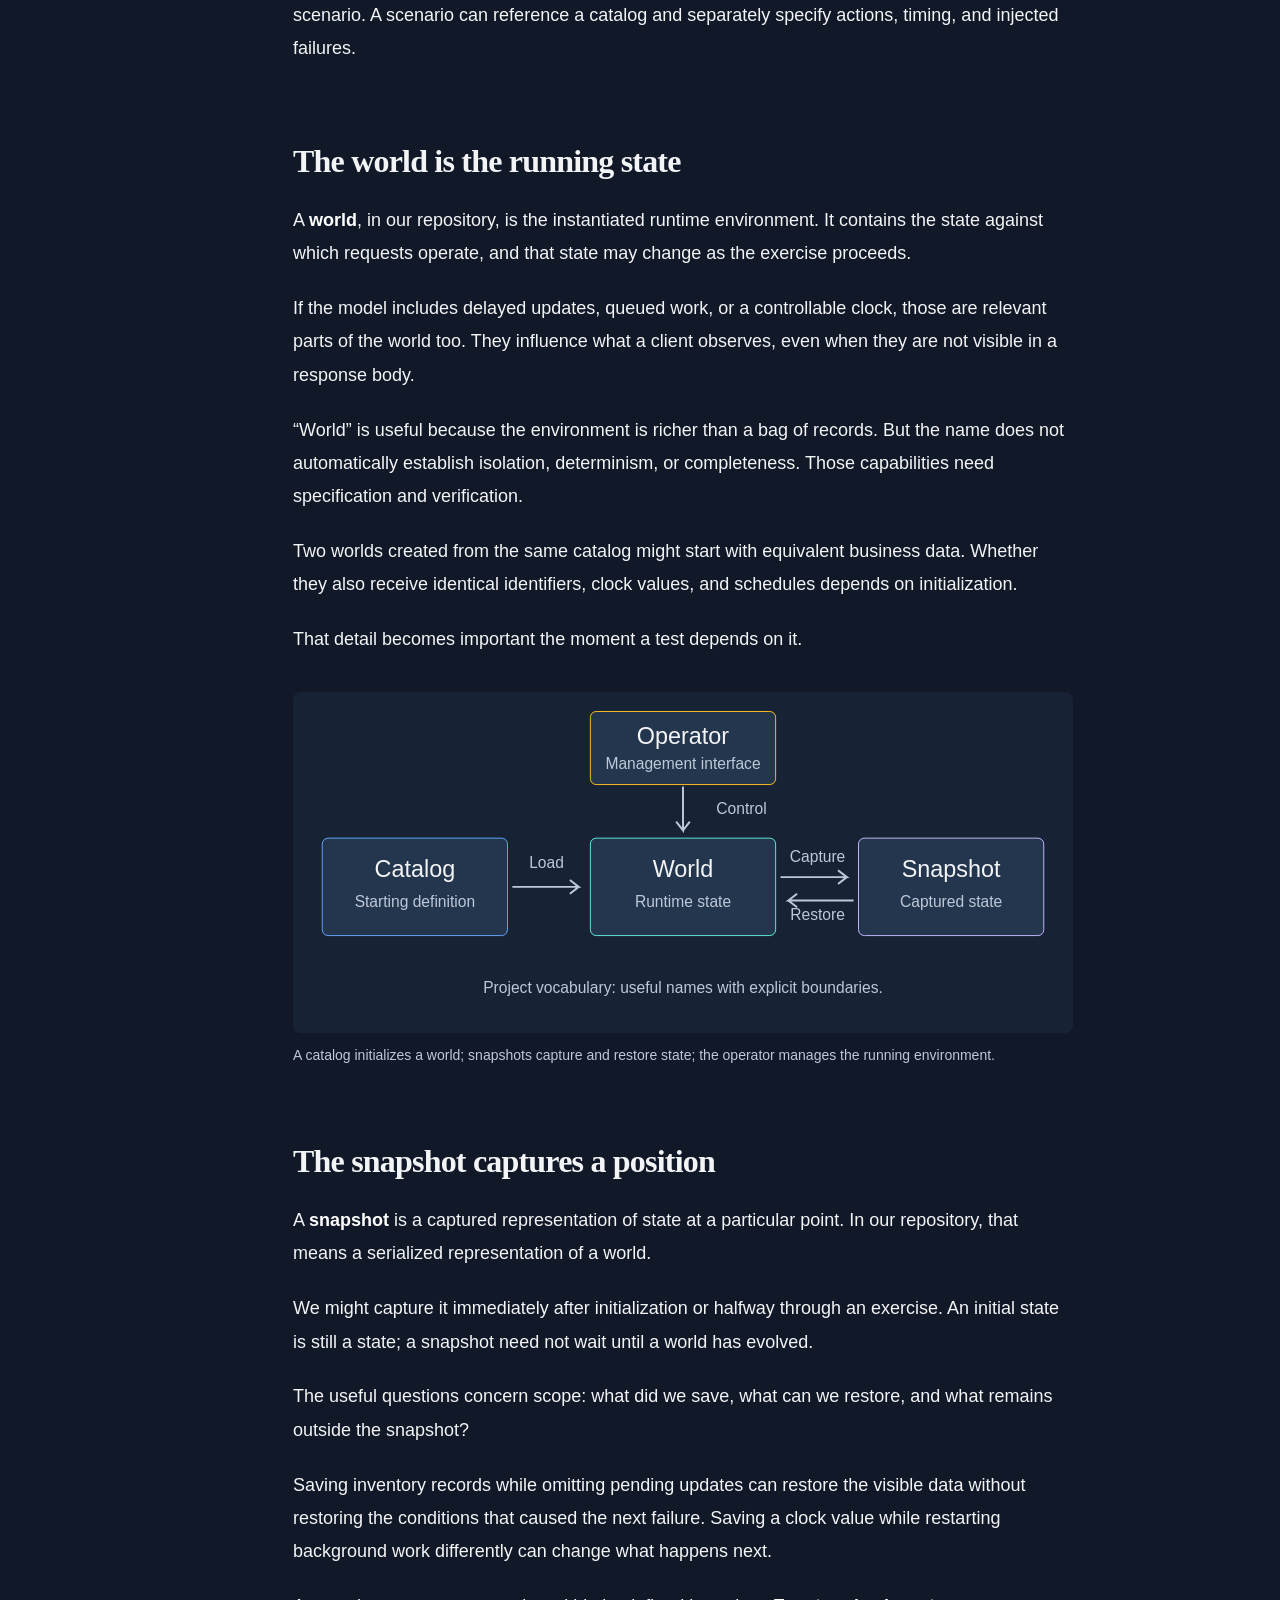
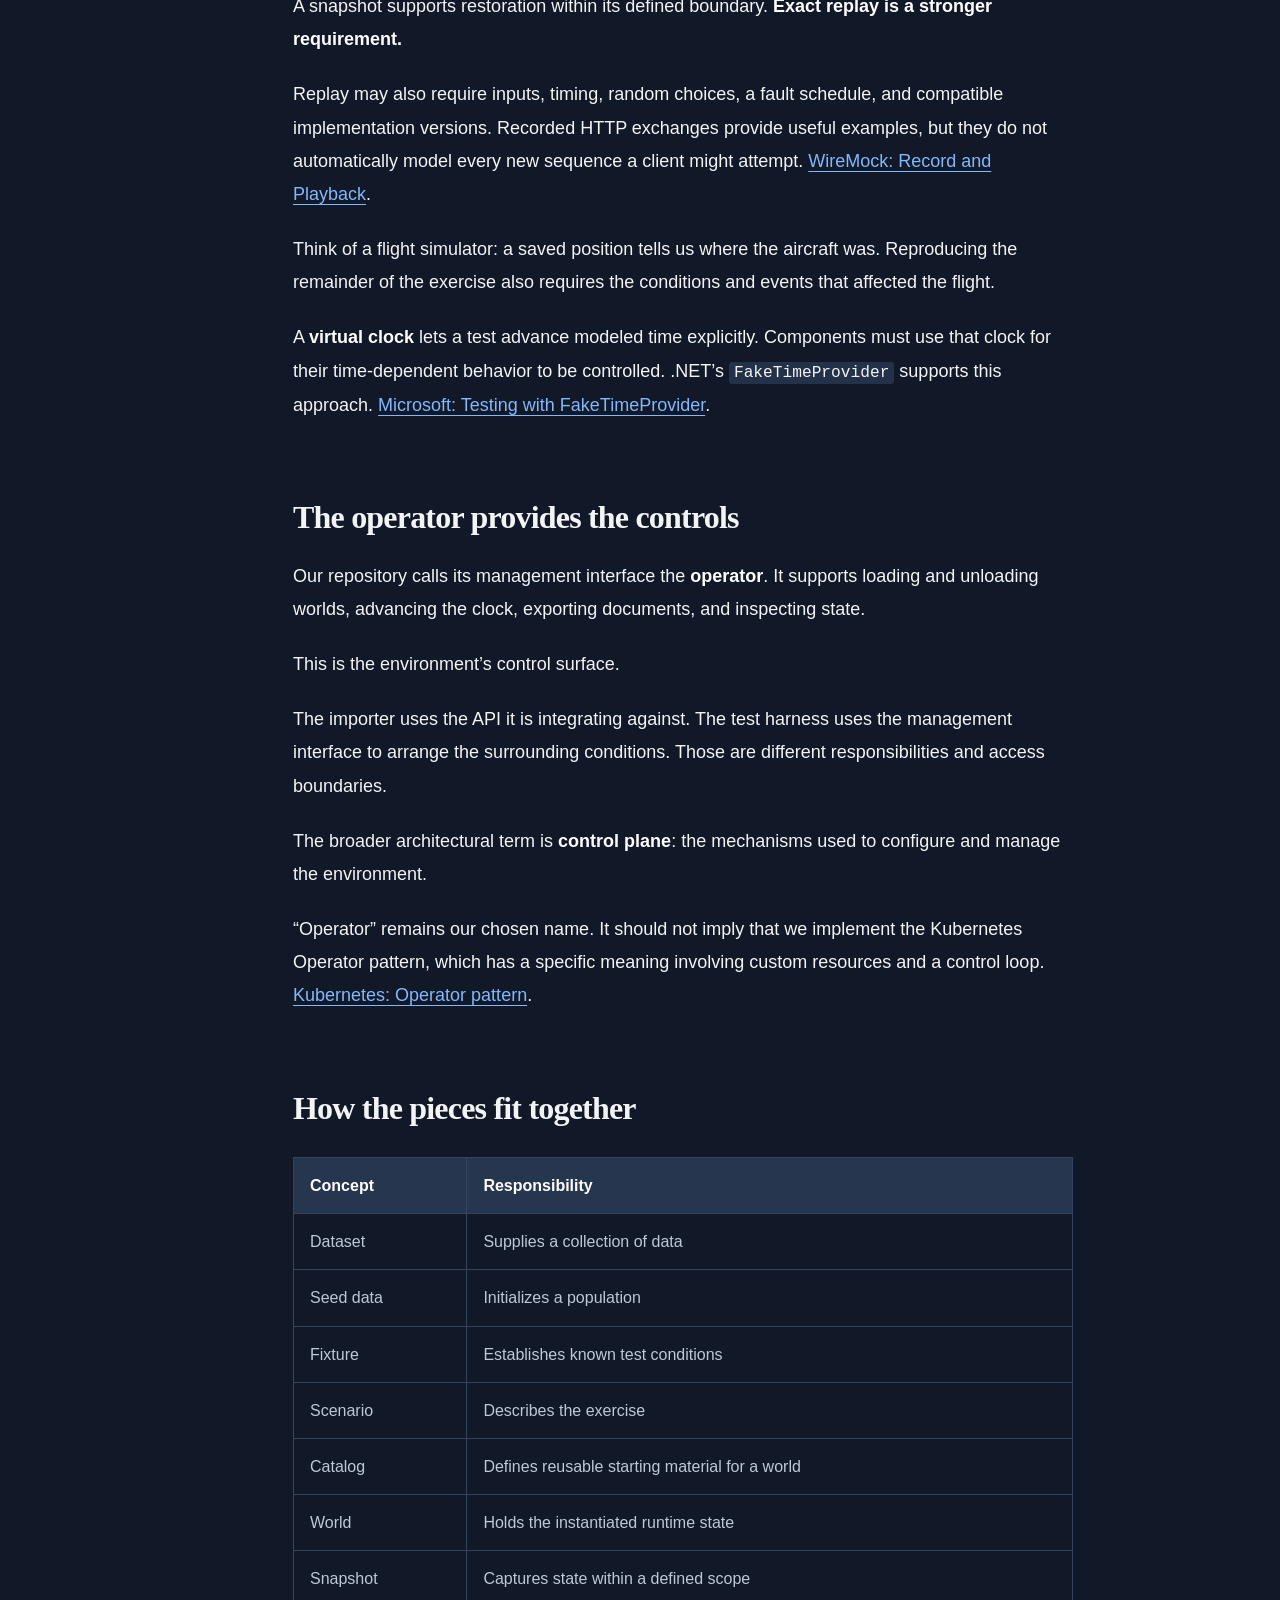
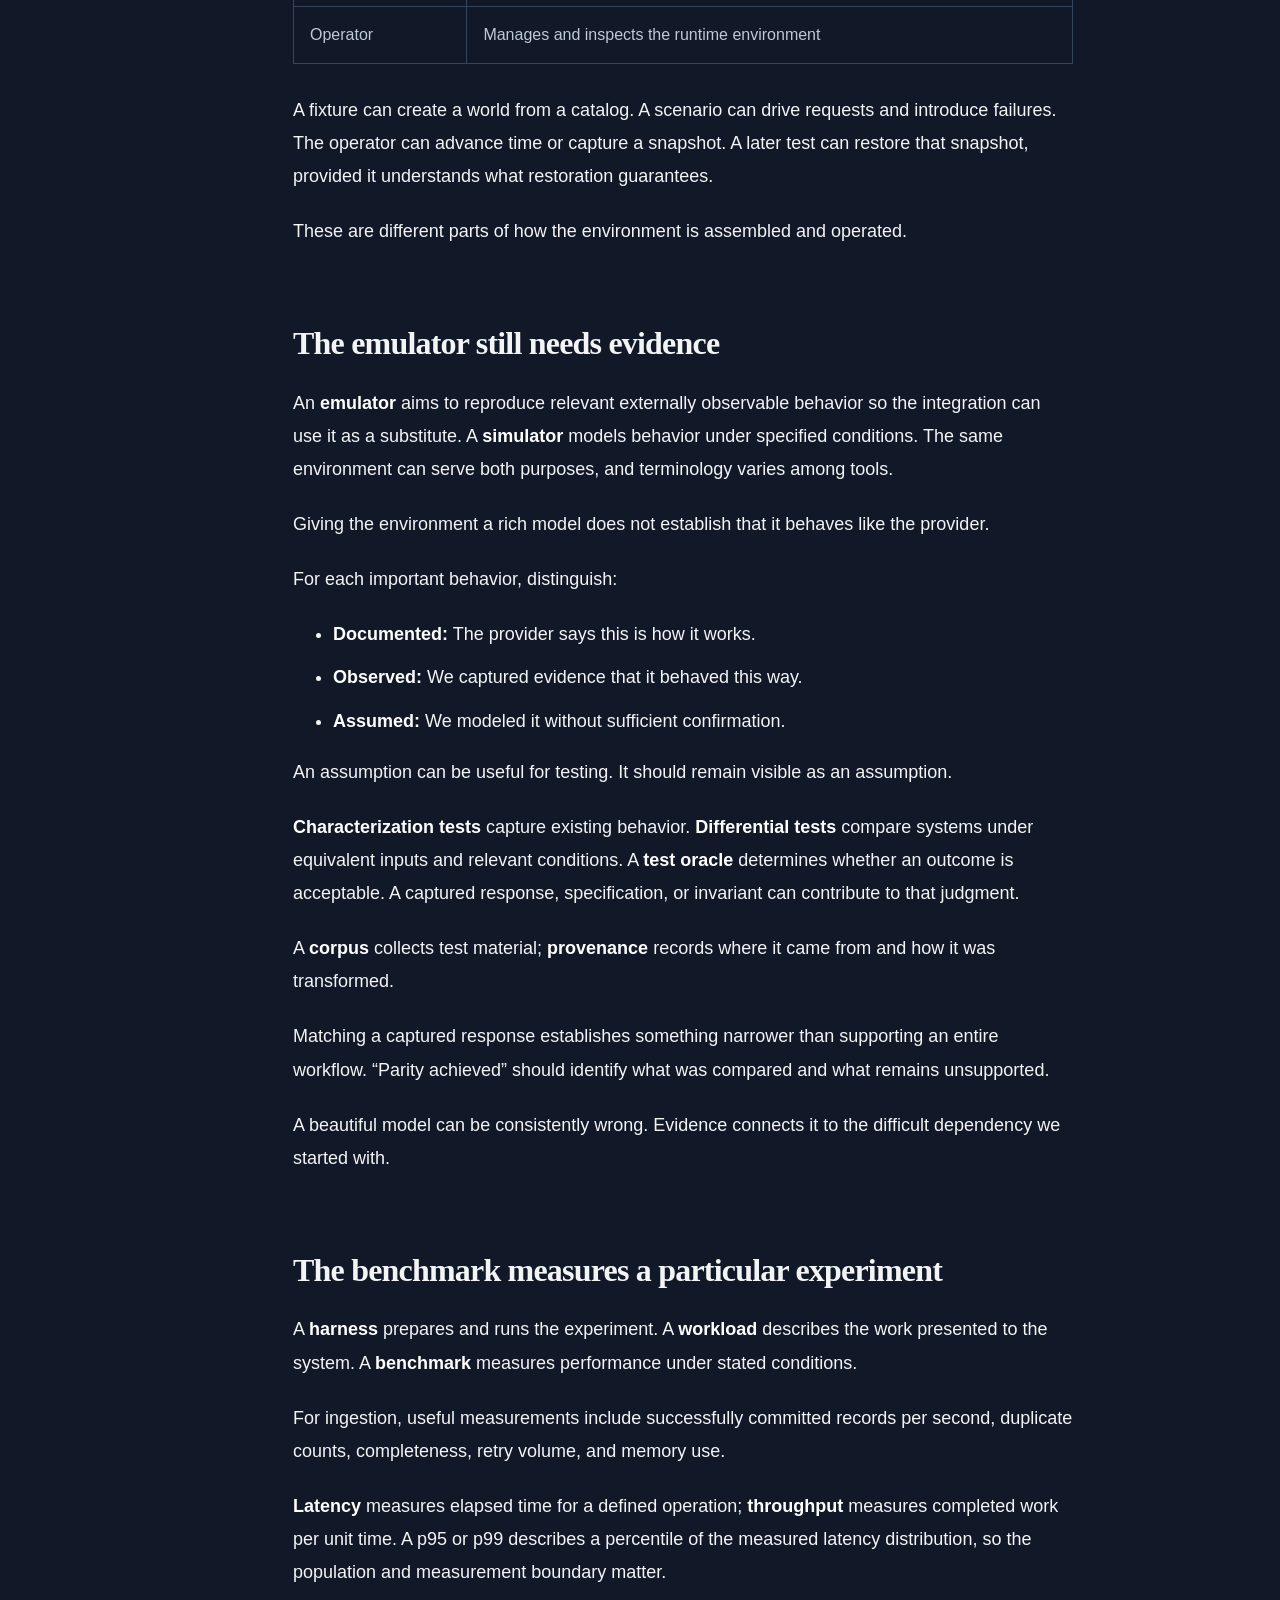
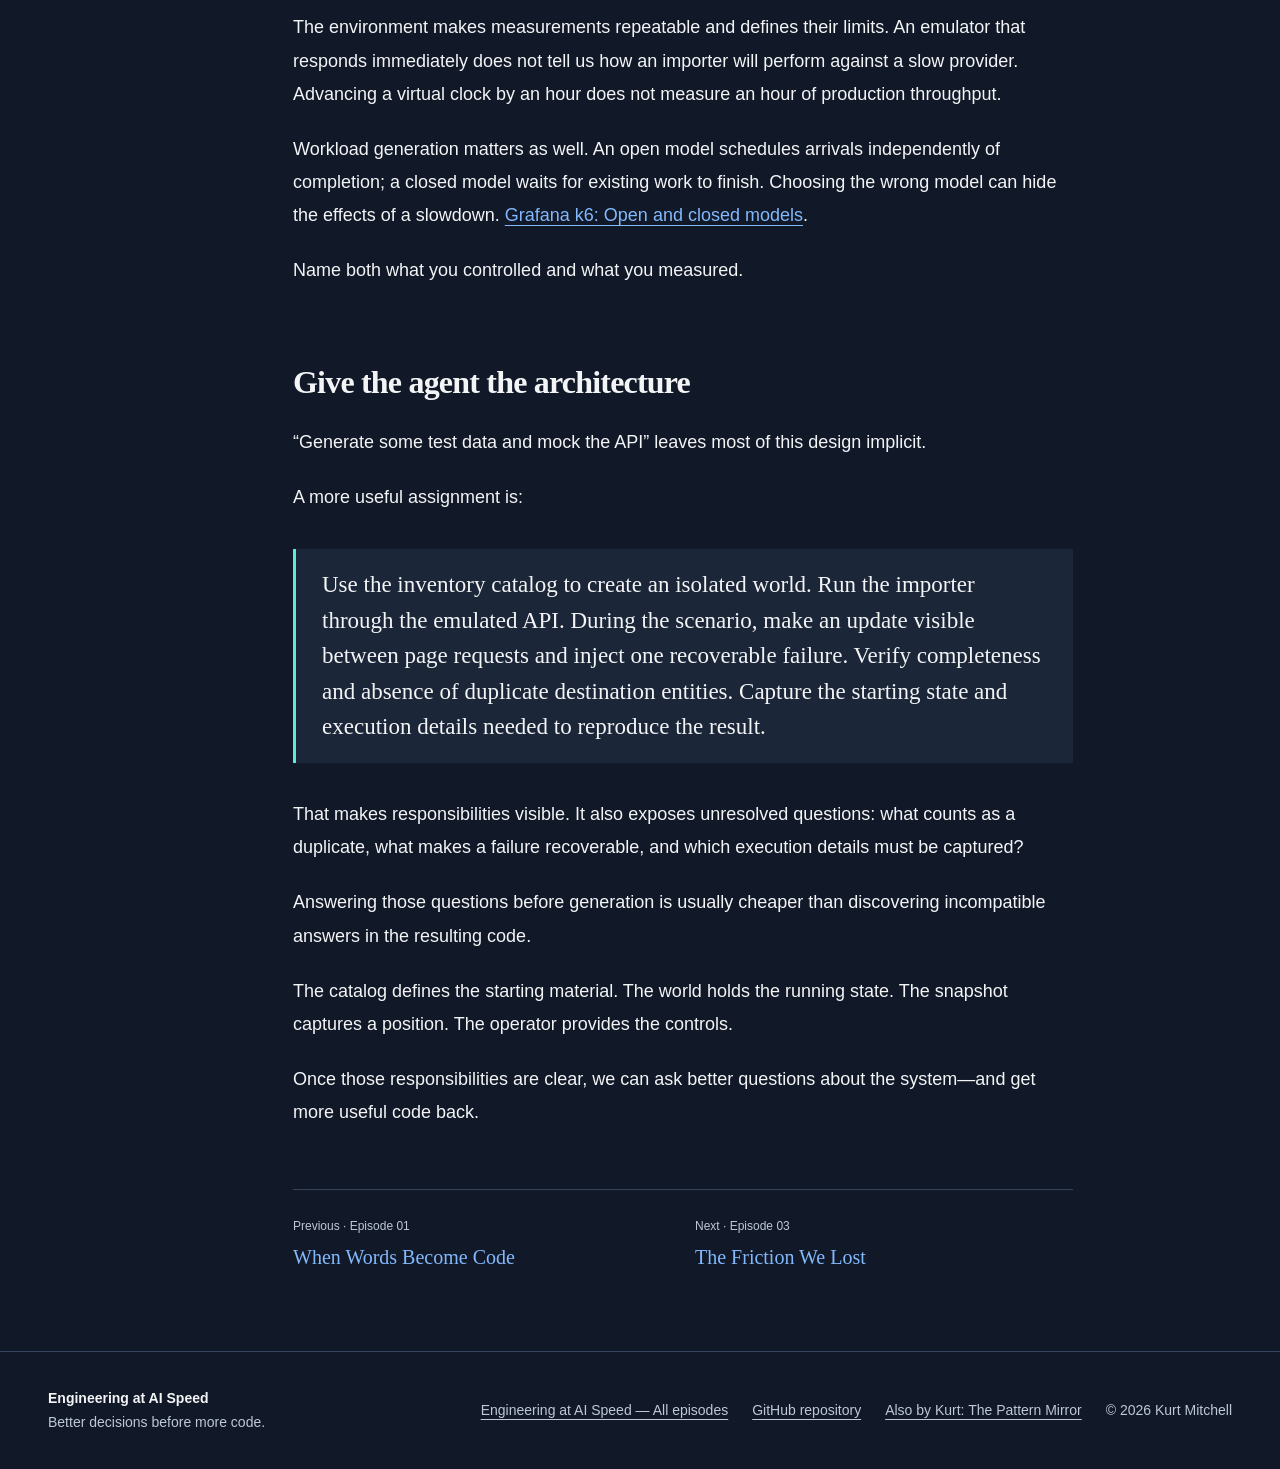
<file: ep2.html>
<!DOCTYPE html>
<html lang="en"><head><meta charset="utf-8"><meta name="viewport" content="width=device-width, initial-scale=1">
<title>Building a World Around a Terrible API | Engineering at AI Speed</title><meta name="description" content="Catalogs, worlds, snapshots, and the vocabulary of an integration environment you can trust.">
<link rel="canonical" href="https://infinyte.github.io/Engineering-at-AI-Speed/ep2.html"><meta property="og:title" content="Building a World Around a Terrible API">
<meta property="og:description" content="Catalogs, worlds, snapshots, and the vocabulary of an integration environment you can trust."><meta property="og:type" content="article">
<meta property="og:url" content="https://infinyte.github.io/Engineering-at-AI-Speed/ep2.html"><meta property="og:image" content="https://infinyte.github.io/Engineering-at-AI-Speed/assets/social-cover.png"><meta property="og:image:width" content="1200"><meta property="og:image:height" content="630">
<meta name="twitter:card" content="summary_large_image"><meta property="og:image:alt" content="Engineering at AI Speed. Implementation became cheap before alignment did.">
<meta name="theme-color" content="#111827"><link rel="icon" href="assets/favicon.svg" type="image/svg+xml">
<link rel="alternate" type="application/rss+xml" title="Engineering at AI Speed" href="feed.xml"><link rel="stylesheet" href="assets/style.css">
</head><body style="--episode-accent:#5eead4"><a class="skip" href="#main">Skip to content</a>
<header class="site-header"><a class="brand" href="index.html">Engineering at AI Speed<span>by Kurt Mitchell</span></a>
<nav aria-label="Main navigation"><a href="index.html#episodes">The series</a><a href="reference.html">Field guide</a><a href="about.html">About</a><a href="feed.xml">RSS</a></nav></header>
<main id="main"><section class="article-hero"><a class="back" href="index.html#episodes">All episodes</a><p class="episode-label">Episode 02</p><h1>Building a World Around a Terrible API</h1><p class="dek">Catalogs, worlds, snapshots, and the vocabulary of an integration environment you can trust.</p><p class="byline">Kurt Mitchell <span>·</span> <time datetime="2026-09-14">September 14, 2026</time> <span>·</span> 8 min read</p></section><div class="article-layout"><aside class="toc" aria-label="On this page"><p>In this article</p><a href="#start-with-the-job">Start with the job</a><a href="#the-data-and-the-setup">The data and the setup</a><a href="#the-catalog-defines-the-starting-environment">The catalog defines the starting environment</a><a href="#the-world-is-the-running-state">The world is the running state</a><a href="#the-snapshot-captures-a-position">The snapshot captures a position</a><a href="#the-operator-provides-the-controls">The operator provides the controls</a><a href="#how-the-pieces-fit-together">How the pieces fit together</a><a href="#the-emulator-still-needs-evidence">The emulator still needs evidence</a><a href="#the-benchmark-measures-a-particular-experiment">The benchmark measures a particular experiment</a><a href="#give-the-agent-the-architecture">Give the agent the architecture</a></aside><article class="prose"><p>The assignment sounds simple: call an API, ingest the data, and make it useful in a new application.</p>
<p>Then you meet the API.</p>
<p>It is inconsistent enough that writing the integration also means figuring out which behavior you can depend on. You need somewhere to test your assumptions, reproduce failures, and measure whether your ingestion strategy is making progress.</p>
<p>Eventually, you find yourself building an emulator, a benchmarking harness, and a simulation environment.</p>
<p>You started out trying to import some records. Now you’re discussing how to create a world.</p>
<p>That is a reasonable engineering response to a difficult dependency. But it introduces a vocabulary that deserves more care than we usually give it.</p>
<p>Dataset. Seed. Fixture. Scenario. Catalog. World. Snapshot. Operator.</p>
<p>These words describe different responsibilities. Understanding them makes the architecture easier to reason about—and gives an AI agent a much better chance of building what you intended.</p>
<h2 id="start-with-the-job">Start with the job</h2>
<p>Imagine an ingestion test with these requirements: begin with known inventory records, retrieve them through the API, make an update visible during the import, fail a request, and verify that recovery finishes without losing records or creating duplicates.</p>
<p>Then run the same exercise again.</p>
<p>A file full of sample JSON supplies part of the setup. We also need behavior, state, timing, controls, and a way to judge the result.</p>
<p>Each additional term gives a name to one of those responsibilities.</p>
<h2 id="the-data-and-the-setup">The data and the setup</h2>
<p>A <strong>dataset</strong> is a collection of data. It might contain inventory records, locations, products, or captured API responses. It can be raw, cleaned, curated, or generated. The word does not tell us how a running system will behave.</p>
<p><strong>Seed data</strong> establishes an initial population. It might be three records or a substantial starting database.</p>
<p>A <strong>random seed</strong> initializes a pseudorandom generator. Under the same generator and conditions, it can help reproduce generated values. It does not, by itself, make an entire test deterministic.</p>
<p>That distinction matters when someone says, “Use the same seed.”</p>
<p>A <strong>fixture</strong> establishes known conditions for a test. It can include data, configuration, an initialized service, and cleanup afterward.</p>
<p>A <strong>scenario</strong> describes the situation being exercised: the starting conditions, actions, environmental changes, and expected outcomes.</p>
<p>For our example, the dataset contains the records. The fixture prepares the environment. The scenario describes the update and failure during the run.</p>
<p>These concepts can overlap in a framework’s implementation. Keeping their responsibilities distinct still helps us describe what we need.</p>
<h2 id="the-catalog-defines-the-starting-environment">The catalog defines the starting environment</h2>
<p>In our repository, a <strong>catalog</strong> is a curated definition used to create a runtime environment.</p>
<p>It contains authored business data and the starting model for what we call a world. “Load the showcase catalog” means selecting source material from which the environment can be initialized.</p>
<p>Think of it as an exercise blueprint. It might define facilities, inventory records, and relationships that make a particular integration case meaningful. The definition can be reused to create separate runtime instances.</p>
<p><strong>The catalog is the definition layer; the world is the instantiated state.</strong></p>
<p>The name is local to this project. Elsewhere, a catalog might describe products, services, database metadata, or datasets. Calling something a catalog does not universally mean “simulation blueprint.”</p>
<p>A starting-state definition also does not necessarily describe everything that happens during a scenario. A scenario can reference a catalog and separately specify actions, timing, and injected failures.</p>
<h2 id="the-world-is-the-running-state">The world is the running state</h2>
<p>A <strong>world</strong>, in our repository, is the instantiated runtime environment. It contains the state against which requests operate, and that state may change as the exercise proceeds.</p>
<p>If the model includes delayed updates, queued work, or a controllable clock, those are relevant parts of the world too. They influence what a client observes, even when they are not visible in a response body.</p>
<p>“World” is useful because the environment is richer than a bag of records. But the name does not automatically establish isolation, determinism, or completeness. Those capabilities need specification and verification.</p>
<p>Two worlds created from the same catalog might start with equivalent business data. Whether they also receive identical identifiers, clock values, and schedules depends on initialization.</p>
<p>That detail becomes important the moment a test depends on it.</p>
<figure><img src="assets/world.svg" alt="A catalog initializes a world; snapshots capture and restore state; the operator manages the running environment." loading="lazy"><figcaption>A catalog initializes a world; snapshots capture and restore state; the operator manages the running environment.</figcaption></figure>
<h2 id="the-snapshot-captures-a-position">The snapshot captures a position</h2>
<p>A <strong>snapshot</strong> is a captured representation of state at a particular point. In our repository, that means a serialized representation of a world.</p>
<p>We might capture it immediately after initialization or halfway through an exercise. An initial state is still a state; a snapshot need not wait until a world has evolved.</p>
<p>The useful questions concern scope: what did we save, what can we restore, and what remains outside the snapshot?</p>
<p>Saving inventory records while omitting pending updates can restore the visible data without restoring the conditions that caused the next failure. Saving a clock value while restarting background work differently can change what happens next.</p>
<p>A snapshot supports restoration within its defined boundary. <strong>Exact replay is a stronger requirement.</strong></p>
<p>Replay may also require inputs, timing, random choices, a fault schedule, and compatible implementation versions. Recorded HTTP exchanges provide useful examples, but they do not automatically model every new sequence a client might attempt. <a href="https://wiremock.org/docs/record-playback/">WireMock: Record and Playback</a>.</p>
<p>Think of a flight simulator: a saved position tells us where the aircraft was. Reproducing the remainder of the exercise also requires the conditions and events that affected the flight.</p>
<p>A <strong>virtual clock</strong> lets a test advance modeled time explicitly. Components must use that clock for their time-dependent behavior to be controlled. .NET’s <code>FakeTimeProvider</code> supports this approach. <a href="https://learn.microsoft.com/en-us/dotnet/core/extensions/timeprovider-testing?tabs=dotnet-cli">Microsoft: Testing with FakeTimeProvider</a>.</p>
<h2 id="the-operator-provides-the-controls">The operator provides the controls</h2>
<p>Our repository calls its management interface the <strong>operator</strong>. It supports loading and unloading worlds, advancing the clock, exporting documents, and inspecting state.</p>
<p>This is the environment’s control surface.</p>
<p>The importer uses the API it is integrating against. The test harness uses the management interface to arrange the surrounding conditions. Those are different responsibilities and access boundaries.</p>
<p>The broader architectural term is <strong>control plane</strong>: the mechanisms used to configure and manage the environment.</p>
<p>“Operator” remains our chosen name. It should not imply that we implement the Kubernetes Operator pattern, which has a specific meaning involving custom resources and a control loop. <a href="https://kubernetes.io/docs/concepts/extend-kubernetes/operator/">Kubernetes: Operator pattern</a>.</p>
<h2 id="how-the-pieces-fit-together">How the pieces fit together</h2>
<div class="table-scroll" role="region" aria-label="Comparison table" tabindex="0"><table><thead><tr><th scope="col">Concept</th><th scope="col">Responsibility</th></tr></thead><tbody><tr><td>Dataset</td><td>Supplies a collection of data</td></tr><tr><td>Seed data</td><td>Initializes a population</td></tr><tr><td>Fixture</td><td>Establishes known test conditions</td></tr><tr><td>Scenario</td><td>Describes the exercise</td></tr><tr><td>Catalog</td><td>Defines reusable starting material for a world</td></tr><tr><td>World</td><td>Holds the instantiated runtime state</td></tr><tr><td>Snapshot</td><td>Captures state within a defined scope</td></tr><tr><td>Operator</td><td>Manages and inspects the runtime environment</td></tr></tbody></table></div>
<p>A fixture can create a world from a catalog. A scenario can drive requests and introduce failures. The operator can advance time or capture a snapshot. A later test can restore that snapshot, provided it understands what restoration guarantees.</p>
<p>These are different parts of how the environment is assembled and operated.</p>
<h2 id="the-emulator-still-needs-evidence">The emulator still needs evidence</h2>
<p>An <strong>emulator</strong> aims to reproduce relevant externally observable behavior so the integration can use it as a substitute. A <strong>simulator</strong> models behavior under specified conditions. The same environment can serve both purposes, and terminology varies among tools.</p>
<p>Giving the environment a rich model does not establish that it behaves like the provider.</p>
<p>For each important behavior, distinguish:</p>
<ul><li><strong>Documented:</strong> The provider says this is how it works.</li><li><strong>Observed:</strong> We captured evidence that it behaved this way.</li><li><strong>Assumed:</strong> We modeled it without sufficient confirmation.</li></ul>
<p>An assumption can be useful for testing. It should remain visible as an assumption.</p>
<p><strong>Characterization tests</strong> capture existing behavior. <strong>Differential tests</strong> compare systems under equivalent inputs and relevant conditions. A <strong>test oracle</strong> determines whether an outcome is acceptable. A captured response, specification, or invariant can contribute to that judgment.</p>
<p>A <strong>corpus</strong> collects test material; <strong>provenance</strong> records where it came from and how it was transformed.</p>
<p>Matching a captured response establishes something narrower than supporting an entire workflow. “Parity achieved” should identify what was compared and what remains unsupported.</p>
<p>A beautiful model can be consistently wrong. Evidence connects it to the difficult dependency we started with.</p>
<h2 id="the-benchmark-measures-a-particular-experiment">The benchmark measures a particular experiment</h2>
<p>A <strong>harness</strong> prepares and runs the experiment. A <strong>workload</strong> describes the work presented to the system. A <strong>benchmark</strong> measures performance under stated conditions.</p>
<p>For ingestion, useful measurements include successfully committed records per second, duplicate counts, completeness, retry volume, and memory use.</p>
<p><strong>Latency</strong> measures elapsed time for a defined operation; <strong>throughput</strong> measures completed work per unit time. A p95 or p99 describes a percentile of the measured latency distribution, so the population and measurement boundary matter.</p>
<p>The environment makes measurements repeatable and defines their limits. An emulator that responds immediately does not tell us how an importer will perform against a slow provider. Advancing a virtual clock by an hour does not measure an hour of production throughput.</p>
<p>Workload generation matters as well. An open model schedules arrivals independently of completion; a closed model waits for existing work to finish. Choosing the wrong model can hide the effects of a slowdown. <a href="https://grafana.com/docs/k6/latest/using-k6/scenarios/concepts/open-vs-closed/">Grafana k6: Open and closed models</a>.</p>
<p>Name both what you controlled and what you measured.</p>
<h2 id="give-the-agent-the-architecture">Give the agent the architecture</h2>
<p>“Generate some test data and mock the API” leaves most of this design implicit.</p>
<p>A more useful assignment is:</p>
<blockquote><p>Use the inventory catalog to create an isolated world. Run the importer through the emulated API. During the scenario, make an update visible between page requests and inject one recoverable failure. Verify completeness and absence of duplicate destination entities. Capture the starting state and execution details needed to reproduce the result.</p></blockquote>
<p>That makes responsibilities visible. It also exposes unresolved questions: what counts as a duplicate, what makes a failure recoverable, and which execution details must be captured?</p>
<p>Answering those questions before generation is usually cheaper than discovering incompatible answers in the resulting code.</p>
<p>The catalog defines the starting material. The world holds the running state. The snapshot captures a position. The operator provides the controls.</p>
<p>Once those responsibilities are clear, we can ask better questions about the system—and get more useful code back.</p><nav class="episode-navigation" aria-label="Episode navigation"><a href="ep1.html"><span>Previous · Episode 01</span>When Words Become Code</a><a href="ep3.html"><span>Next · Episode 03</span>The Friction We Lost</a></nav></article></div></main>
<footer class="site-footer"><p><strong>Engineering at AI Speed</strong><br>Better decisions before more code.</p><div><a href="index.html#episodes">Engineering at AI Speed — All episodes</a><a href="https://github.com/infinyte/Engineering-at-AI-Speed">GitHub repository</a><a href="https://infinyte.github.io/Pattern-Mirror/">Also by Kurt: The Pattern Mirror</a><span>© 2026 Kurt Mitchell</span></div></footer>
</body></html>
</file>
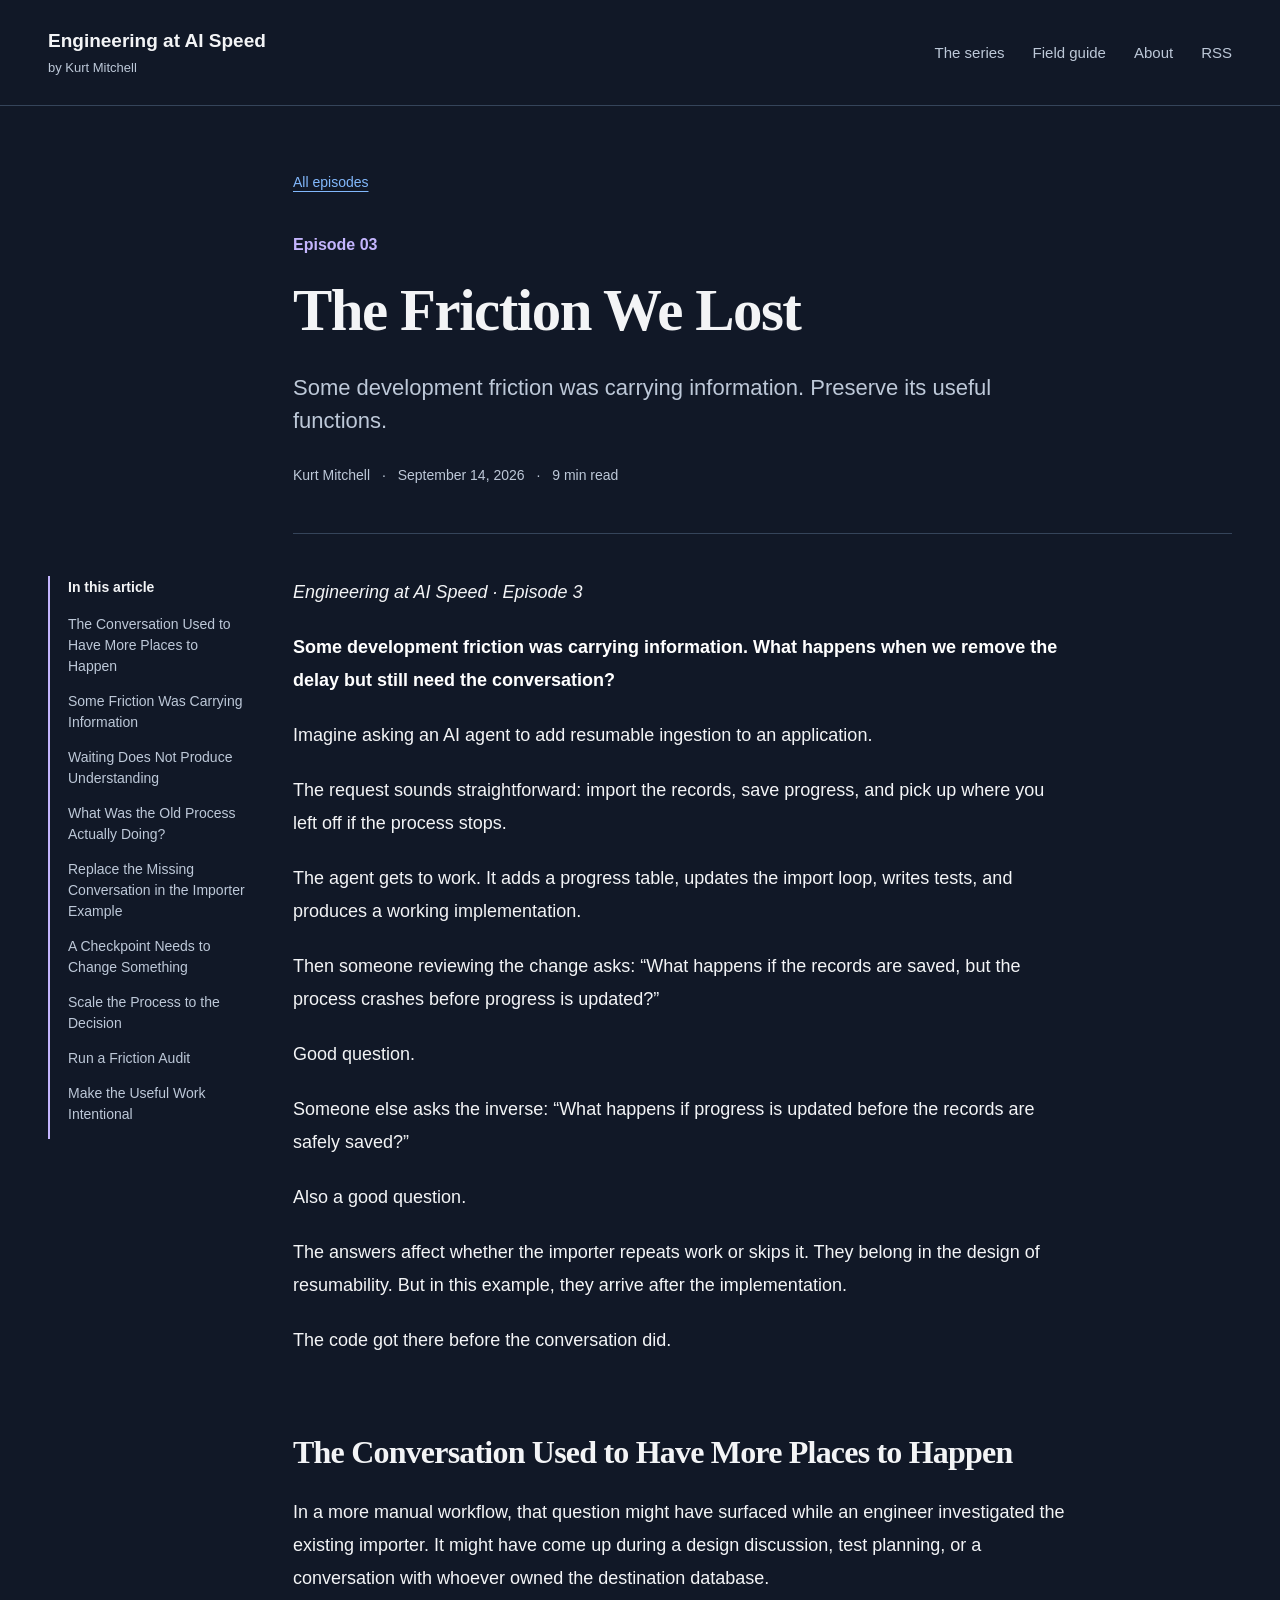
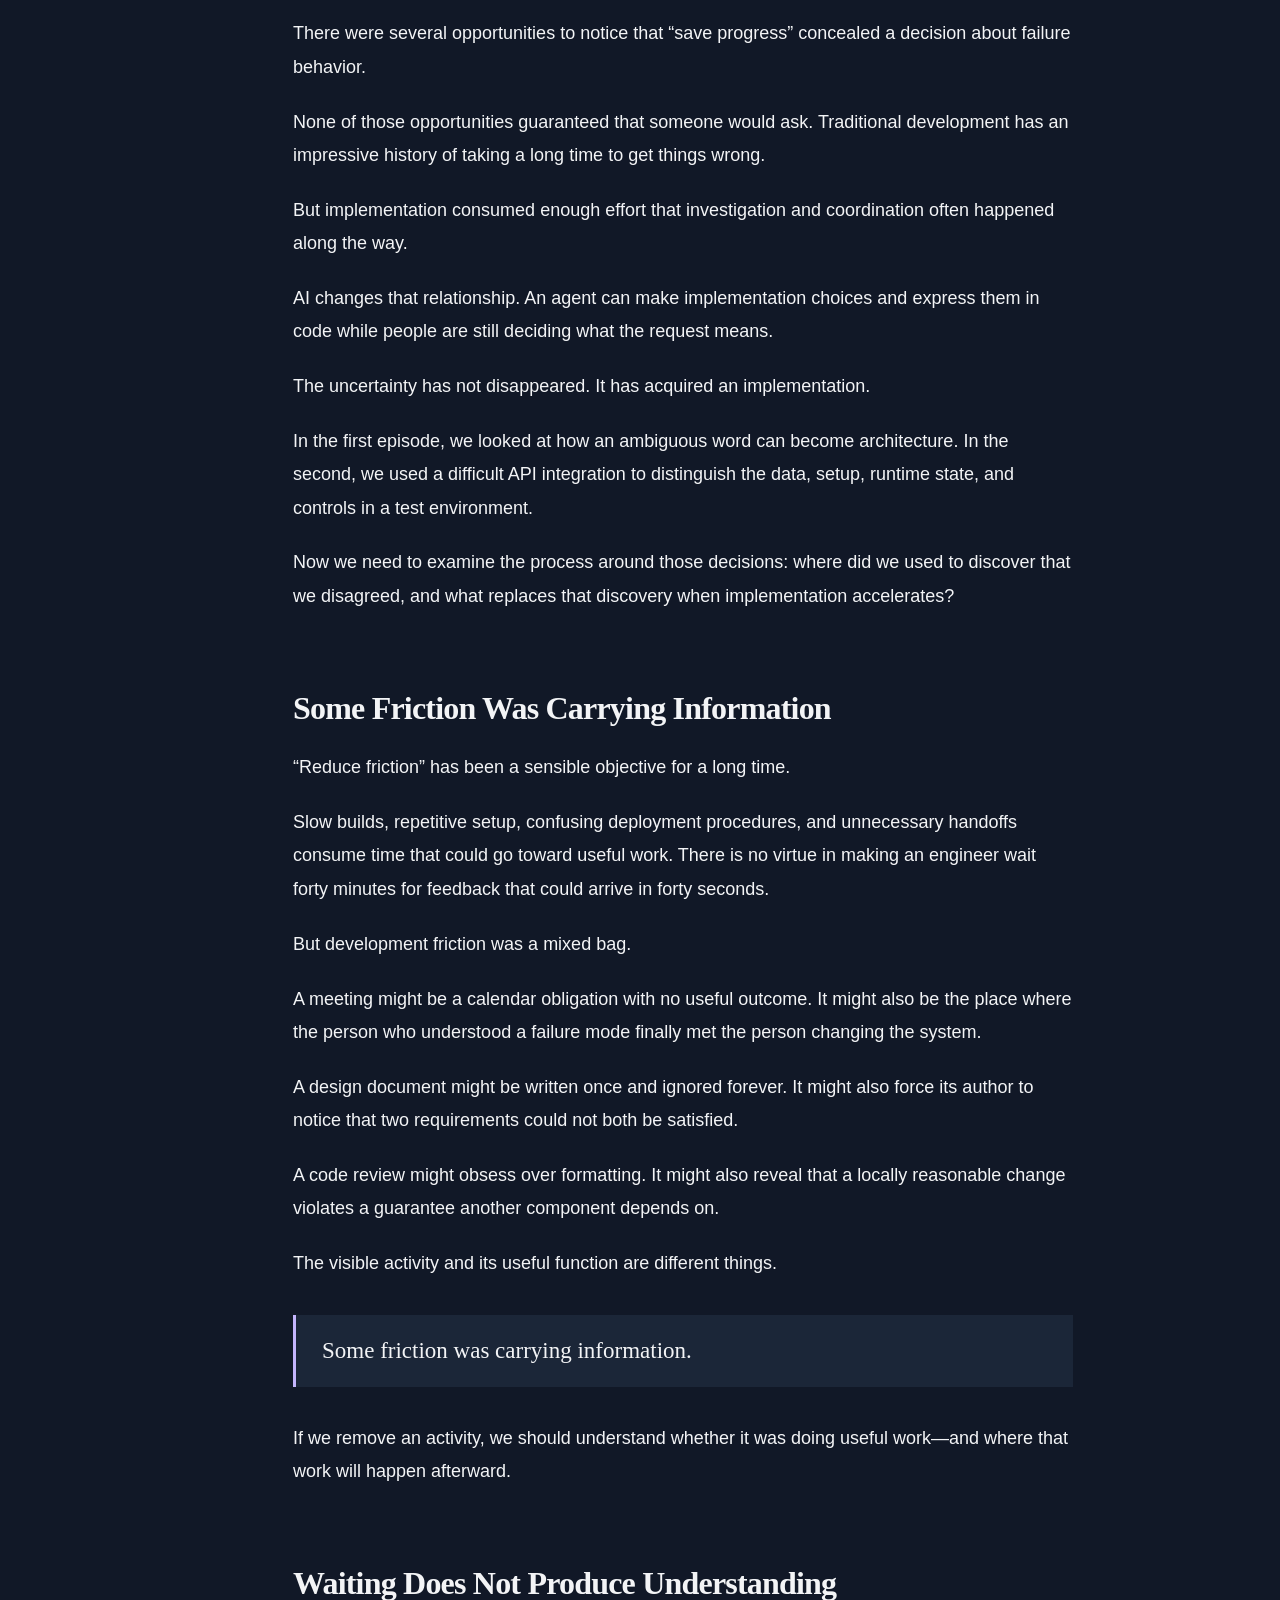
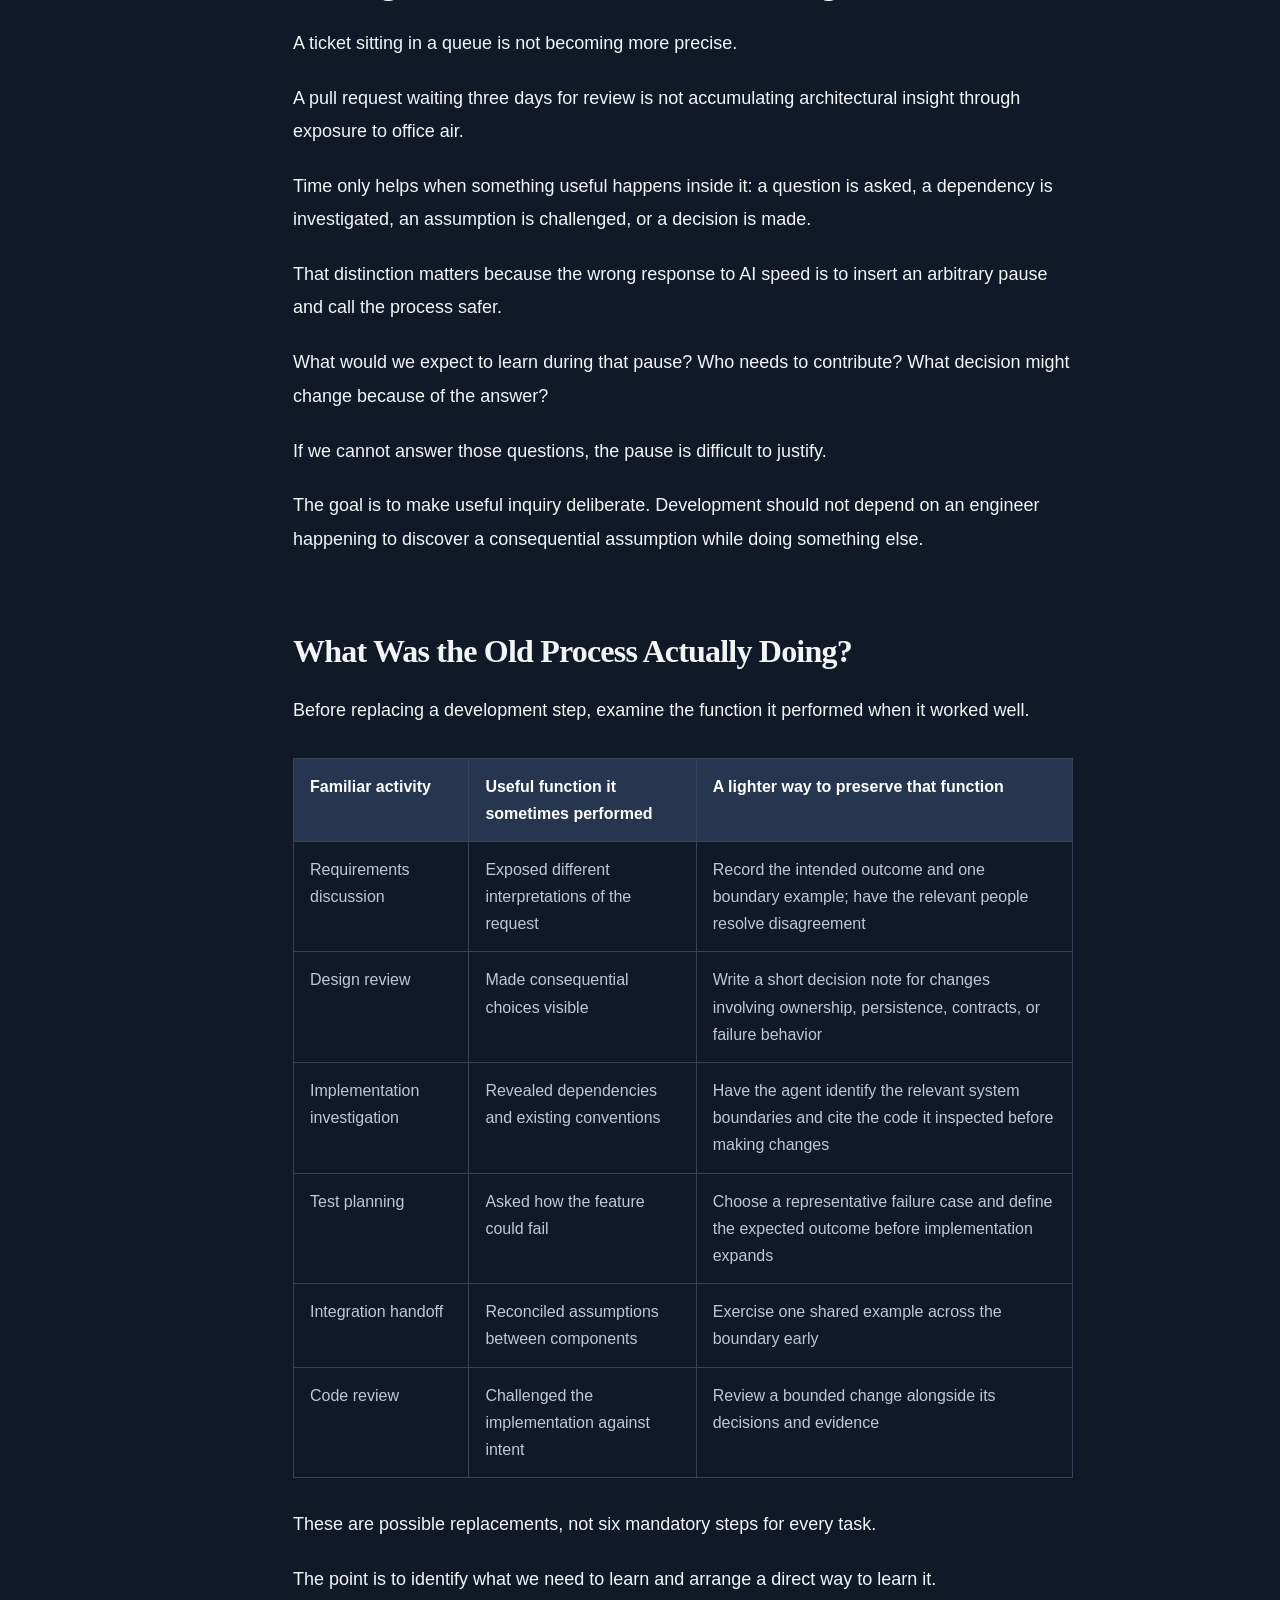
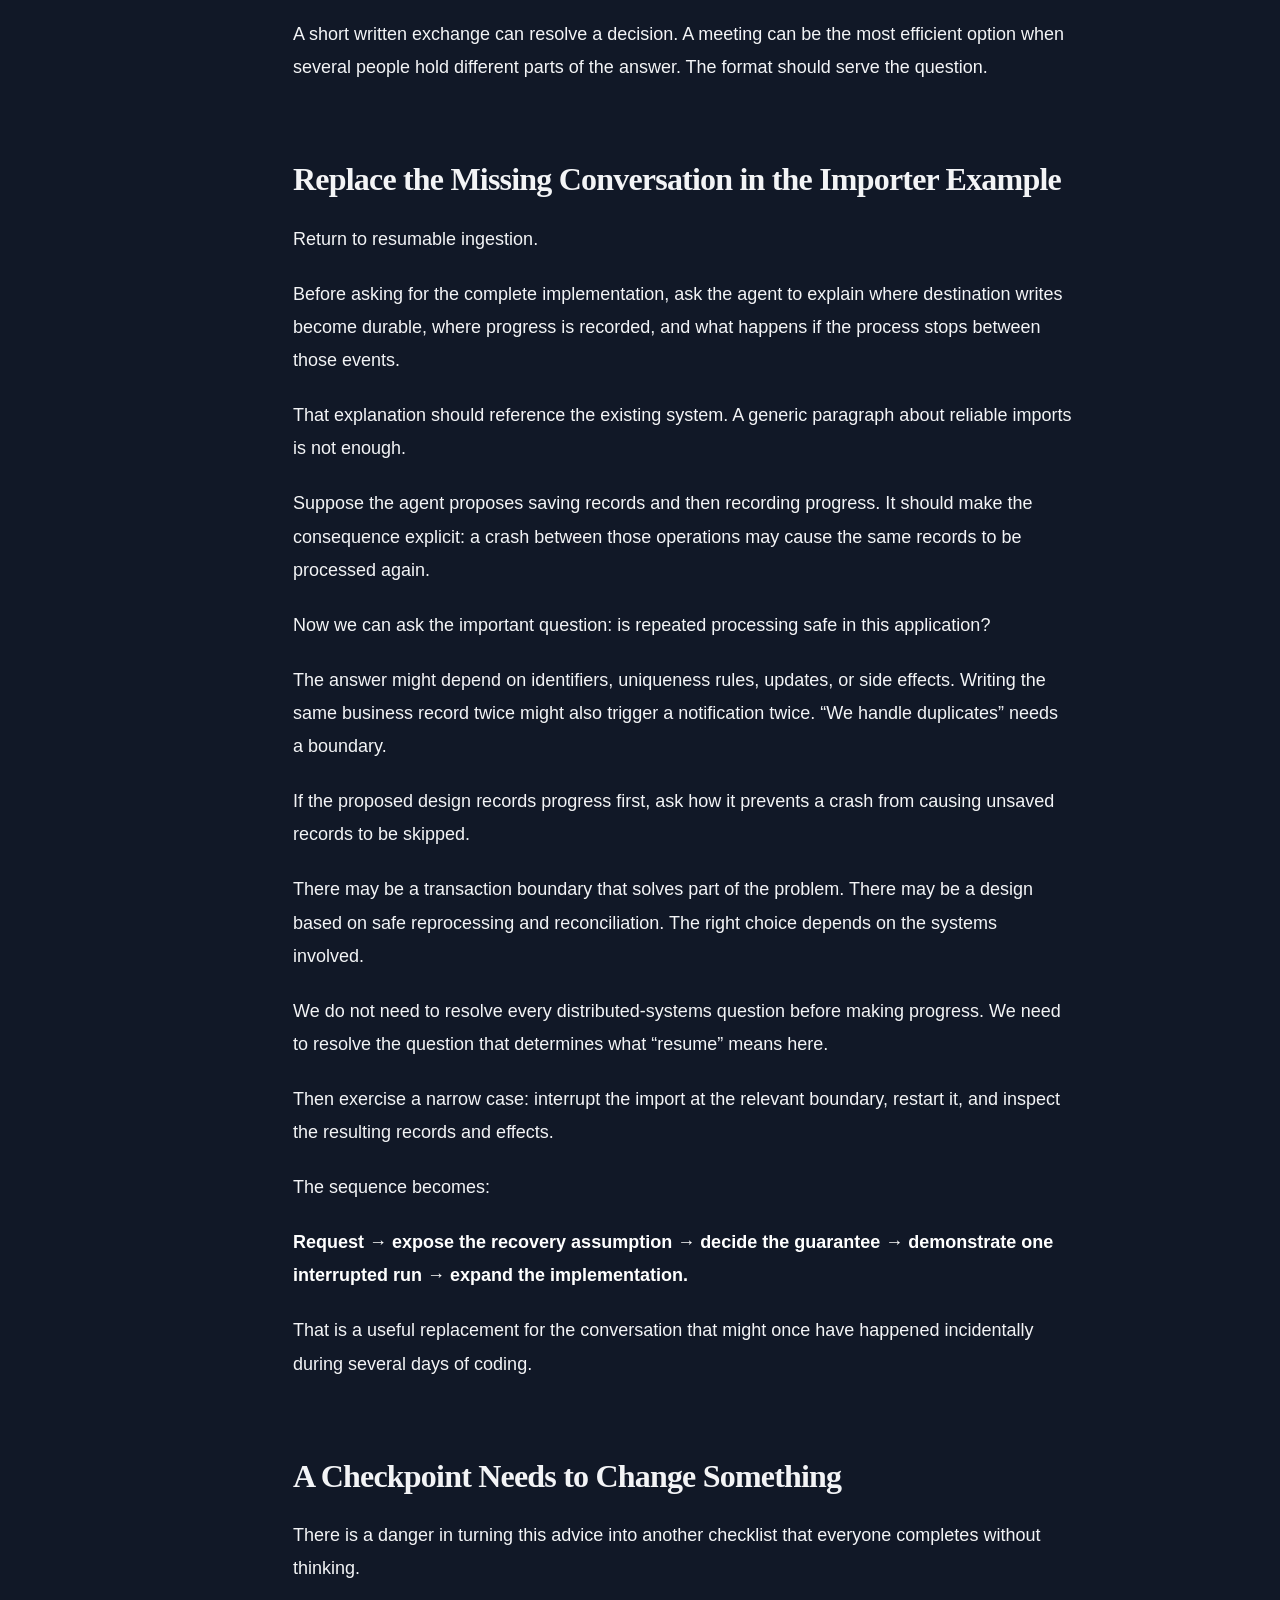
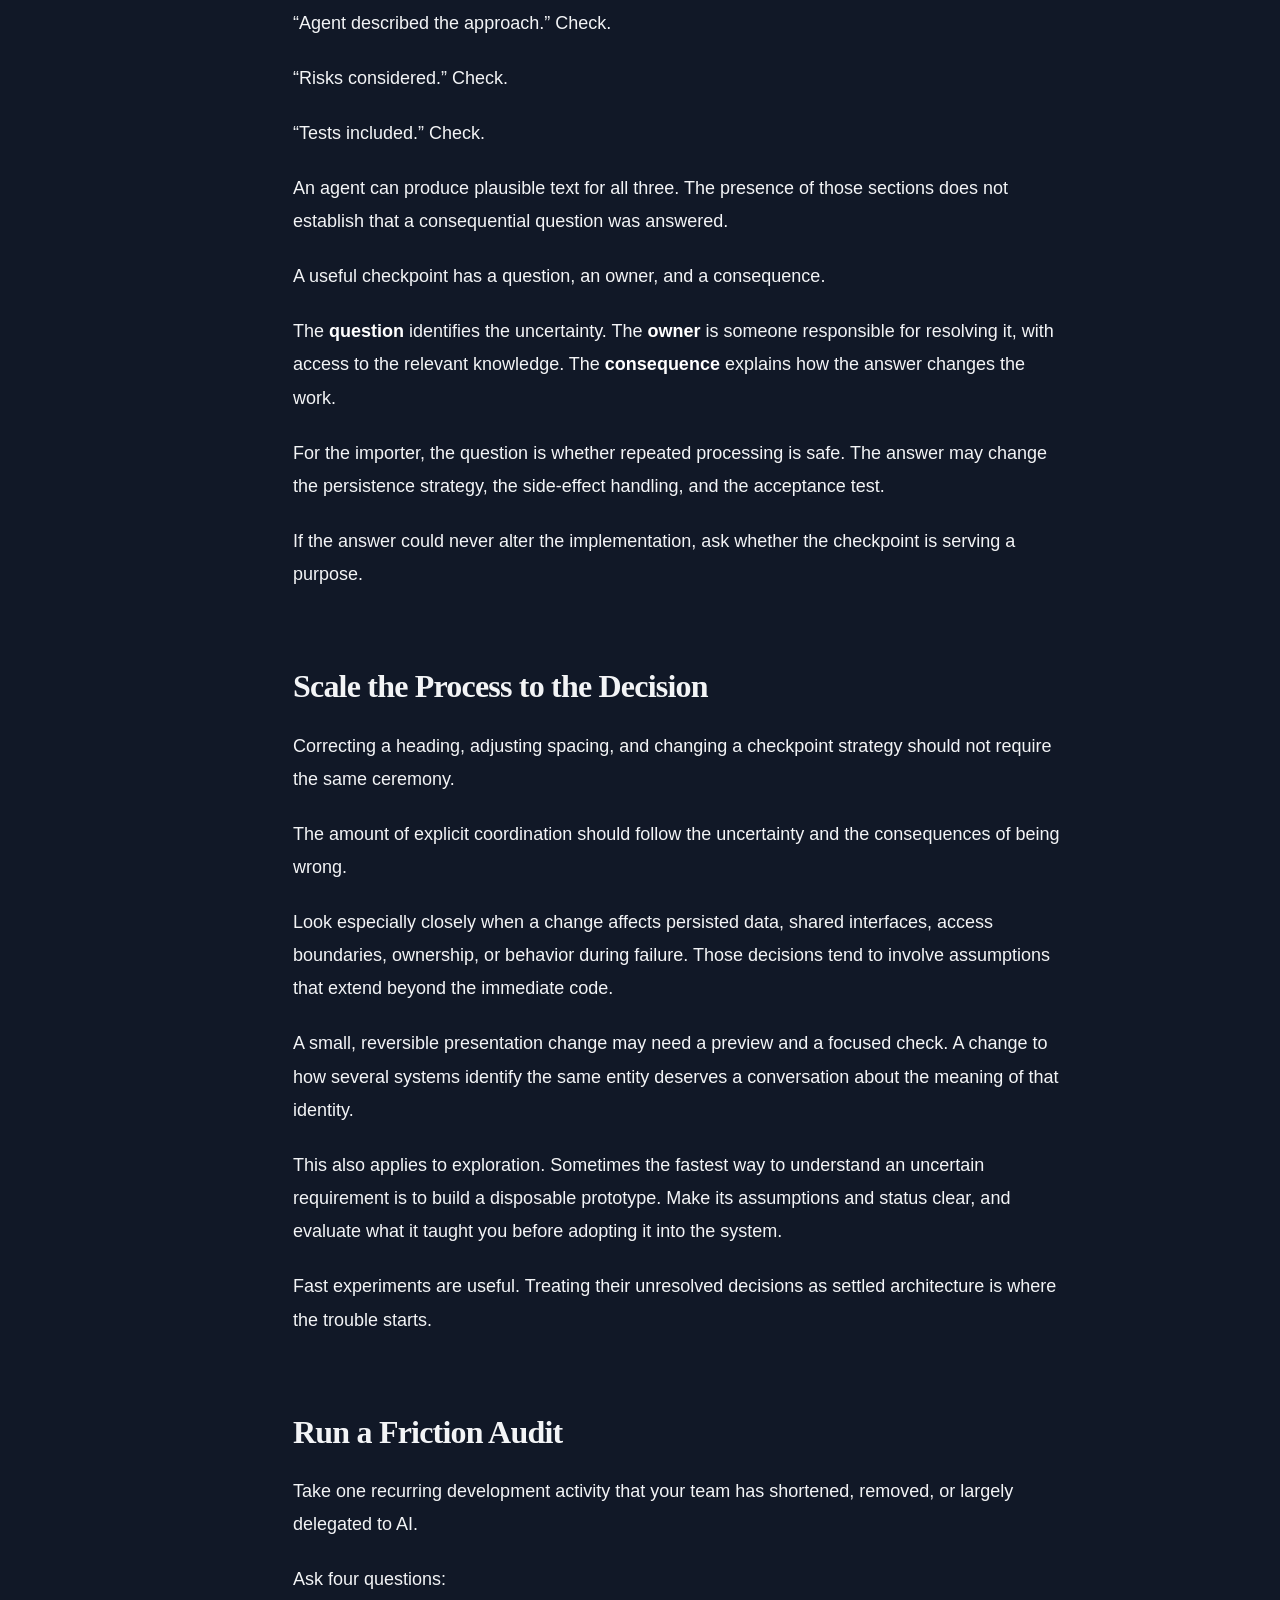
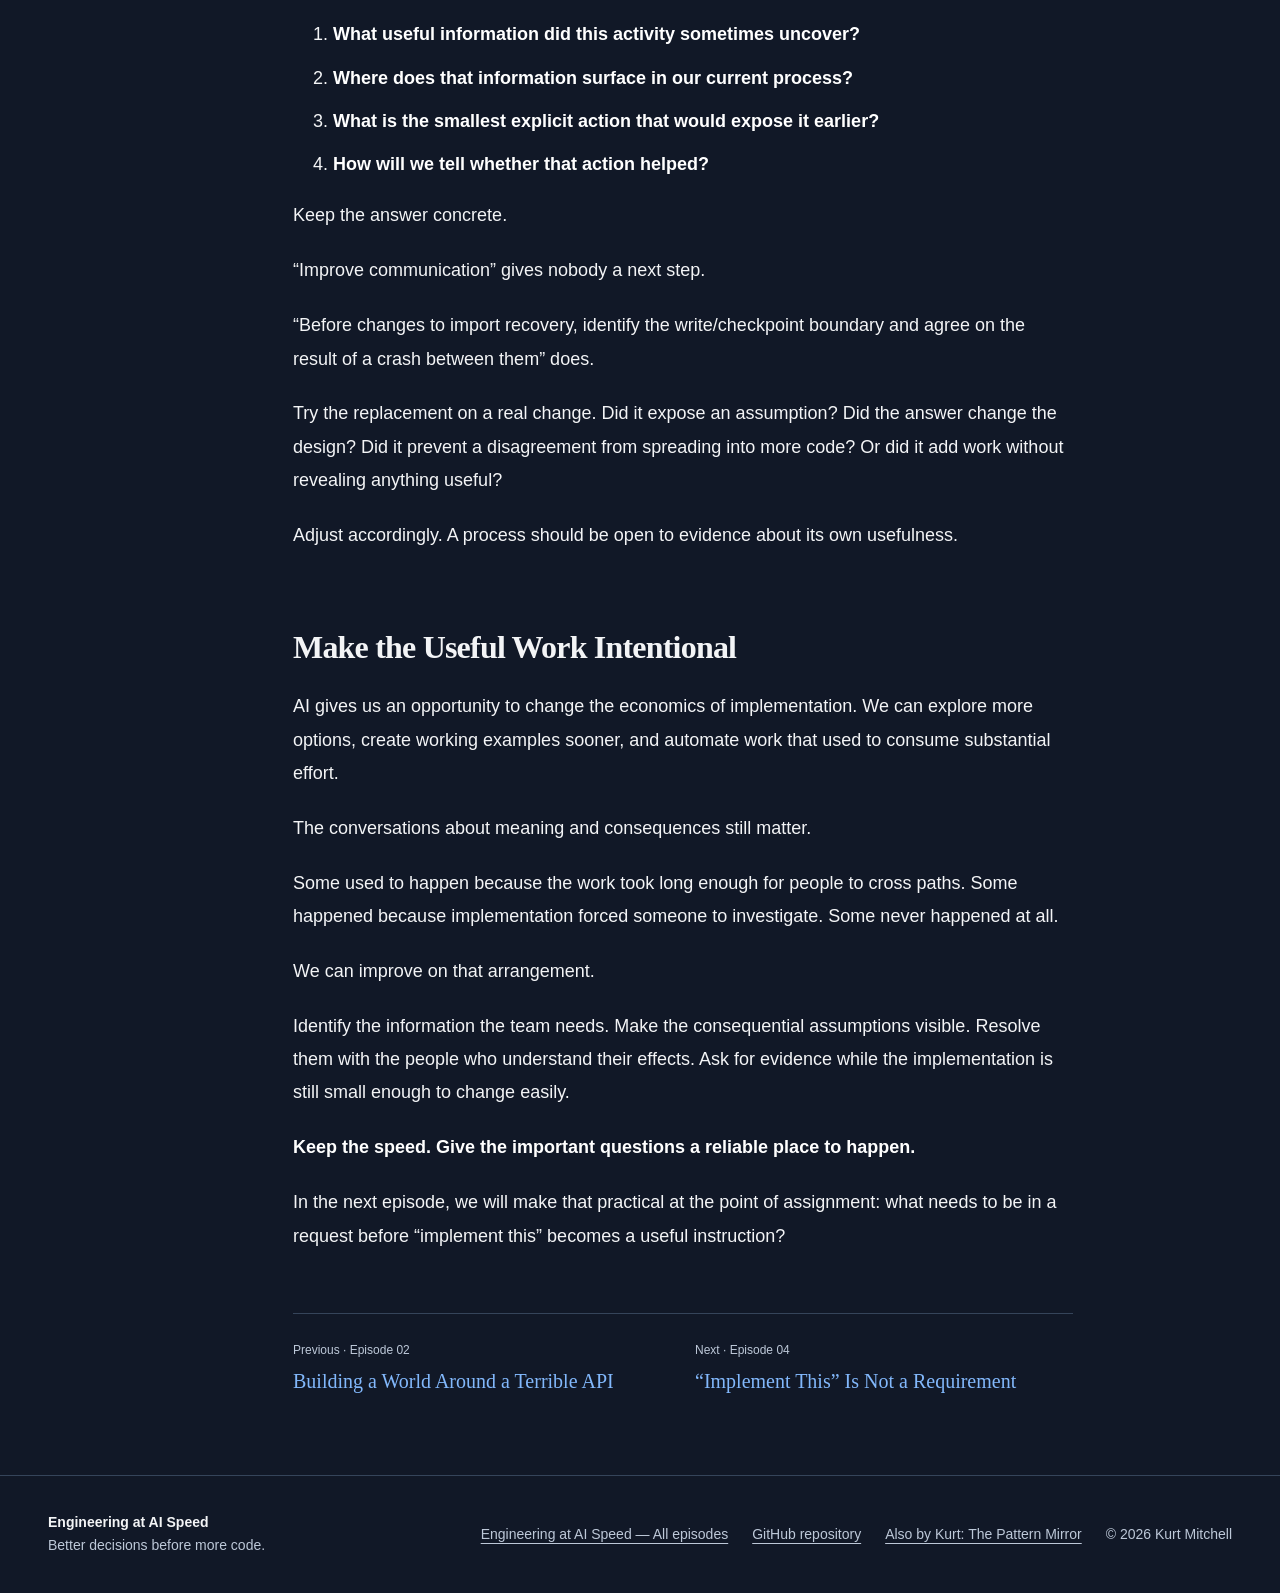
<file: ep3.html>
<!DOCTYPE html>
<html lang="en"><head><meta charset="utf-8"><meta name="viewport" content="width=device-width, initial-scale=1">
<title>The Friction We Lost | Engineering at AI Speed</title><meta name="description" content="Some development friction was carrying information. Preserve its useful functions.">
<link rel="canonical" href="https://infinyte.github.io/Engineering-at-AI-Speed/ep3.html"><meta property="og:title" content="The Friction We Lost">
<meta property="og:description" content="Some development friction was carrying information. Preserve its useful functions."><meta property="og:type" content="article">
<meta property="og:url" content="https://infinyte.github.io/Engineering-at-AI-Speed/ep3.html"><meta property="og:image" content="https://infinyte.github.io/Engineering-at-AI-Speed/assets/social-cover.png"><meta property="og:image:width" content="1200"><meta property="og:image:height" content="630">
<meta name="twitter:card" content="summary_large_image"><meta property="og:image:alt" content="Engineering at AI Speed. Implementation became cheap before alignment did.">
<meta name="theme-color" content="#111827"><link rel="icon" href="assets/favicon.svg" type="image/svg+xml">
<link rel="alternate" type="application/rss+xml" title="Engineering at AI Speed" href="feed.xml"><link rel="stylesheet" href="assets/style.css">
</head><body style="--episode-accent:#c4b5fd"><a class="skip" href="#main">Skip to content</a>
<header class="site-header"><a class="brand" href="index.html">Engineering at AI Speed<span>by Kurt Mitchell</span></a>
<nav aria-label="Main navigation"><a href="index.html#episodes">The series</a><a href="reference.html">Field guide</a><a href="about.html">About</a><a href="feed.xml">RSS</a></nav></header>
<main id="main"><section class="article-hero"><a class="back" href="index.html#episodes">All episodes</a><p class="episode-label">Episode 03</p><h1>The Friction We Lost</h1><p class="dek">Some development friction was carrying information. Preserve its useful functions.</p><p class="byline">Kurt Mitchell <span>·</span> <time datetime="2026-09-14">September 14, 2026</time> <span>·</span> 9 min read</p></section><div class="article-layout"><aside class="toc" aria-label="On this page"><p>In this article</p><a href="#the-conversation-used-to-have-more-places-to-happen">The Conversation Used to Have More Places to Happen</a><a href="#some-friction-was-carrying-information">Some Friction Was Carrying Information</a><a href="#waiting-does-not-produce-understanding">Waiting Does Not Produce Understanding</a><a href="#what-was-the-old-process-actually-doing">What Was the Old Process Actually Doing?</a><a href="#replace-the-missing-conversation-in-the-importer-example">Replace the Missing Conversation in the Importer Example</a><a href="#a-checkpoint-needs-to-change-something">A Checkpoint Needs to Change Something</a><a href="#scale-the-process-to-the-decision">Scale the Process to the Decision</a><a href="#run-a-friction-audit">Run a Friction Audit</a><a href="#make-the-useful-work-intentional">Make the Useful Work Intentional</a></aside><article class="prose"><p><em>Engineering at AI Speed · Episode 3</em></p>
<p><strong>Some development friction was carrying information. What happens when we remove the delay but still need the conversation?</strong></p>
<p>Imagine asking an AI agent to add resumable ingestion to an application.</p>
<p>The request sounds straightforward: import the records, save progress, and pick up where you left off if the process stops.</p>
<p>The agent gets to work. It adds a progress table, updates the import loop, writes tests, and produces a working implementation.</p>
<p>Then someone reviewing the change asks: “What happens if the records are saved, but the process crashes before progress is updated?”</p>
<p>Good question.</p>
<p>Someone else asks the inverse: “What happens if progress is updated before the records are safely saved?”</p>
<p>Also a good question.</p>
<p>The answers affect whether the importer repeats work or skips it. They belong in the design of resumability. But in this example, they arrive after the implementation.</p>
<p>The code got there before the conversation did.</p>
<h2 id="the-conversation-used-to-have-more-places-to-happen">The Conversation Used to Have More Places to Happen</h2>
<p>In a more manual workflow, that question might have surfaced while an engineer investigated the existing importer. It might have come up during a design discussion, test planning, or a conversation with whoever owned the destination database.</p>
<p>There were several opportunities to notice that “save progress” concealed a decision about failure behavior.</p>
<p>None of those opportunities guaranteed that someone would ask. Traditional development has an impressive history of taking a long time to get things wrong.</p>
<p>But implementation consumed enough effort that investigation and coordination often happened along the way.</p>
<p>AI changes that relationship. An agent can make implementation choices and express them in code while people are still deciding what the request means.</p>
<p>The uncertainty has not disappeared. It has acquired an implementation.</p>
<p>In the first episode, we looked at how an ambiguous word can become architecture. In the second, we used a difficult API integration to distinguish the data, setup, runtime state, and controls in a test environment.</p>
<p>Now we need to examine the process around those decisions: where did we used to discover that we disagreed, and what replaces that discovery when implementation accelerates?</p>
<h2 id="some-friction-was-carrying-information">Some Friction Was Carrying Information</h2>
<p>“Reduce friction” has been a sensible objective for a long time.</p>
<p>Slow builds, repetitive setup, confusing deployment procedures, and unnecessary handoffs consume time that could go toward useful work. There is no virtue in making an engineer wait forty minutes for feedback that could arrive in forty seconds.</p>
<p>But development friction was a mixed bag.</p>
<p>A meeting might be a calendar obligation with no useful outcome. It might also be the place where the person who understood a failure mode finally met the person changing the system.</p>
<p>A design document might be written once and ignored forever. It might also force its author to notice that two requirements could not both be satisfied.</p>
<p>A code review might obsess over formatting. It might also reveal that a locally reasonable change violates a guarantee another component depends on.</p>
<p>The visible activity and its useful function are different things.</p>
<blockquote><p>Some friction was carrying information.</p></blockquote>
<p>If we remove an activity, we should understand whether it was doing useful work—and where that work will happen afterward.</p>
<h2 id="waiting-does-not-produce-understanding">Waiting Does Not Produce Understanding</h2>
<p>A ticket sitting in a queue is not becoming more precise.</p>
<p>A pull request waiting three days for review is not accumulating architectural insight through exposure to office air.</p>
<p>Time only helps when something useful happens inside it: a question is asked, a dependency is investigated, an assumption is challenged, or a decision is made.</p>
<p>That distinction matters because the wrong response to AI speed is to insert an arbitrary pause and call the process safer.</p>
<p>What would we expect to learn during that pause? Who needs to contribute? What decision might change because of the answer?</p>
<p>If we cannot answer those questions, the pause is difficult to justify.</p>
<p>The goal is to make useful inquiry deliberate. Development should not depend on an engineer happening to discover a consequential assumption while doing something else.</p>
<h2 id="what-was-the-old-process-actually-doing">What Was the Old Process Actually Doing?</h2>
<p>Before replacing a development step, examine the function it performed when it worked well.</p>
<div class="table-scroll" role="region" aria-label="Comparison table" tabindex="0"><table><thead><tr><th scope="col">Familiar activity</th><th scope="col">Useful function it sometimes performed</th><th scope="col">A lighter way to preserve that function</th></tr></thead><tbody><tr><td>Requirements discussion</td><td>Exposed different interpretations of the request</td><td>Record the intended outcome and one boundary example; have the relevant people resolve disagreement</td></tr><tr><td>Design review</td><td>Made consequential choices visible</td><td>Write a short decision note for changes involving ownership, persistence, contracts, or failure behavior</td></tr><tr><td>Implementation investigation</td><td>Revealed dependencies and existing conventions</td><td>Have the agent identify the relevant system boundaries and cite the code it inspected before making changes</td></tr><tr><td>Test planning</td><td>Asked how the feature could fail</td><td>Choose a representative failure case and define the expected outcome before implementation expands</td></tr><tr><td>Integration handoff</td><td>Reconciled assumptions between components</td><td>Exercise one shared example across the boundary early</td></tr><tr><td>Code review</td><td>Challenged the implementation against intent</td><td>Review a bounded change alongside its decisions and evidence</td></tr></tbody></table></div>
<p>These are possible replacements, not six mandatory steps for every task.</p>
<p>The point is to identify what we need to learn and arrange a direct way to learn it.</p>
<p>A short written exchange can resolve a decision. A meeting can be the most efficient option when several people hold different parts of the answer. The format should serve the question.</p>
<h2 id="replace-the-missing-conversation-in-the-importer-example">Replace the Missing Conversation in the Importer Example</h2>
<p>Return to resumable ingestion.</p>
<p>Before asking for the complete implementation, ask the agent to explain where destination writes become durable, where progress is recorded, and what happens if the process stops between those events.</p>
<p>That explanation should reference the existing system. A generic paragraph about reliable imports is not enough.</p>
<p>Suppose the agent proposes saving records and then recording progress. It should make the consequence explicit: a crash between those operations may cause the same records to be processed again.</p>
<p>Now we can ask the important question: is repeated processing safe in this application?</p>
<p>The answer might depend on identifiers, uniqueness rules, updates, or side effects. Writing the same business record twice might also trigger a notification twice. “We handle duplicates” needs a boundary.</p>
<p>If the proposed design records progress first, ask how it prevents a crash from causing unsaved records to be skipped.</p>
<p>There may be a transaction boundary that solves part of the problem. There may be a design based on safe reprocessing and reconciliation. The right choice depends on the systems involved.</p>
<p>We do not need to resolve every distributed-systems question before making progress. We need to resolve the question that determines what “resume” means here.</p>
<p>Then exercise a narrow case: interrupt the import at the relevant boundary, restart it, and inspect the resulting records and effects.</p>
<p>The sequence becomes:</p>
<p><strong>Request → expose the recovery assumption → decide the guarantee → demonstrate one interrupted run → expand the implementation.</strong></p>
<p>That is a useful replacement for the conversation that might once have happened incidentally during several days of coding.</p>
<h2 id="a-checkpoint-needs-to-change-something">A Checkpoint Needs to Change Something</h2>
<p>There is a danger in turning this advice into another checklist that everyone completes without thinking.</p>
<p>“Agent described the approach.” Check.</p>
<p>“Risks considered.” Check.</p>
<p>“Tests included.” Check.</p>
<p>An agent can produce plausible text for all three. The presence of those sections does not establish that a consequential question was answered.</p>
<p>A useful checkpoint has a question, an owner, and a consequence.</p>
<p>The <strong>question</strong> identifies the uncertainty. The <strong>owner</strong> is someone responsible for resolving it, with access to the relevant knowledge. The <strong>consequence</strong> explains how the answer changes the work.</p>
<p>For the importer, the question is whether repeated processing is safe. The answer may change the persistence strategy, the side-effect handling, and the acceptance test.</p>
<p>If the answer could never alter the implementation, ask whether the checkpoint is serving a purpose.</p>
<h2 id="scale-the-process-to-the-decision">Scale the Process to the Decision</h2>
<p>Correcting a heading, adjusting spacing, and changing a checkpoint strategy should not require the same ceremony.</p>
<p>The amount of explicit coordination should follow the uncertainty and the consequences of being wrong.</p>
<p>Look especially closely when a change affects persisted data, shared interfaces, access boundaries, ownership, or behavior during failure. Those decisions tend to involve assumptions that extend beyond the immediate code.</p>
<p>A small, reversible presentation change may need a preview and a focused check. A change to how several systems identify the same entity deserves a conversation about the meaning of that identity.</p>
<p>This also applies to exploration. Sometimes the fastest way to understand an uncertain requirement is to build a disposable prototype. Make its assumptions and status clear, and evaluate what it taught you before adopting it into the system.</p>
<p>Fast experiments are useful. Treating their unresolved decisions as settled architecture is where the trouble starts.</p>
<h2 id="run-a-friction-audit">Run a Friction Audit</h2>
<p>Take one recurring development activity that your team has shortened, removed, or largely delegated to AI.</p>
<p>Ask four questions:</p>
<ol><li><strong>What useful information did this activity sometimes uncover?</strong></li><li><strong>Where does that information surface in our current process?</strong></li><li><strong>What is the smallest explicit action that would expose it earlier?</strong></li><li><strong>How will we tell whether that action helped?</strong></li></ol>
<p>Keep the answer concrete.</p>
<p>“Improve communication” gives nobody a next step.</p>
<p>“Before changes to import recovery, identify the write/checkpoint boundary and agree on the result of a crash between them” does.</p>
<p>Try the replacement on a real change. Did it expose an assumption? Did the answer change the design? Did it prevent a disagreement from spreading into more code? Or did it add work without revealing anything useful?</p>
<p>Adjust accordingly. A process should be open to evidence about its own usefulness.</p>
<h2 id="make-the-useful-work-intentional">Make the Useful Work Intentional</h2>
<p>AI gives us an opportunity to change the economics of implementation. We can explore more options, create working examples sooner, and automate work that used to consume substantial effort.</p>
<p>The conversations about meaning and consequences still matter.</p>
<p>Some used to happen because the work took long enough for people to cross paths. Some happened because implementation forced someone to investigate. Some never happened at all.</p>
<p>We can improve on that arrangement.</p>
<p>Identify the information the team needs. Make the consequential assumptions visible. Resolve them with the people who understand their effects. Ask for evidence while the implementation is still small enough to change easily.</p>
<p><strong>Keep the speed. Give the important questions a reliable place to happen.</strong></p>
<p>In the next episode, we will make that practical at the point of assignment: what needs to be in a request before “implement this” becomes a useful instruction?</p><nav class="episode-navigation" aria-label="Episode navigation"><a href="ep2.html"><span>Previous · Episode 02</span>Building a World Around a Terrible API</a><a href="ep4.html"><span>Next · Episode 04</span>“Implement This” Is Not a Requirement</a></nav></article></div></main>
<footer class="site-footer"><p><strong>Engineering at AI Speed</strong><br>Better decisions before more code.</p><div><a href="index.html#episodes">Engineering at AI Speed — All episodes</a><a href="https://github.com/infinyte/Engineering-at-AI-Speed">GitHub repository</a><a href="https://infinyte.github.io/Pattern-Mirror/">Also by Kurt: The Pattern Mirror</a><span>© 2026 Kurt Mitchell</span></div></footer>
</body></html>
</file>
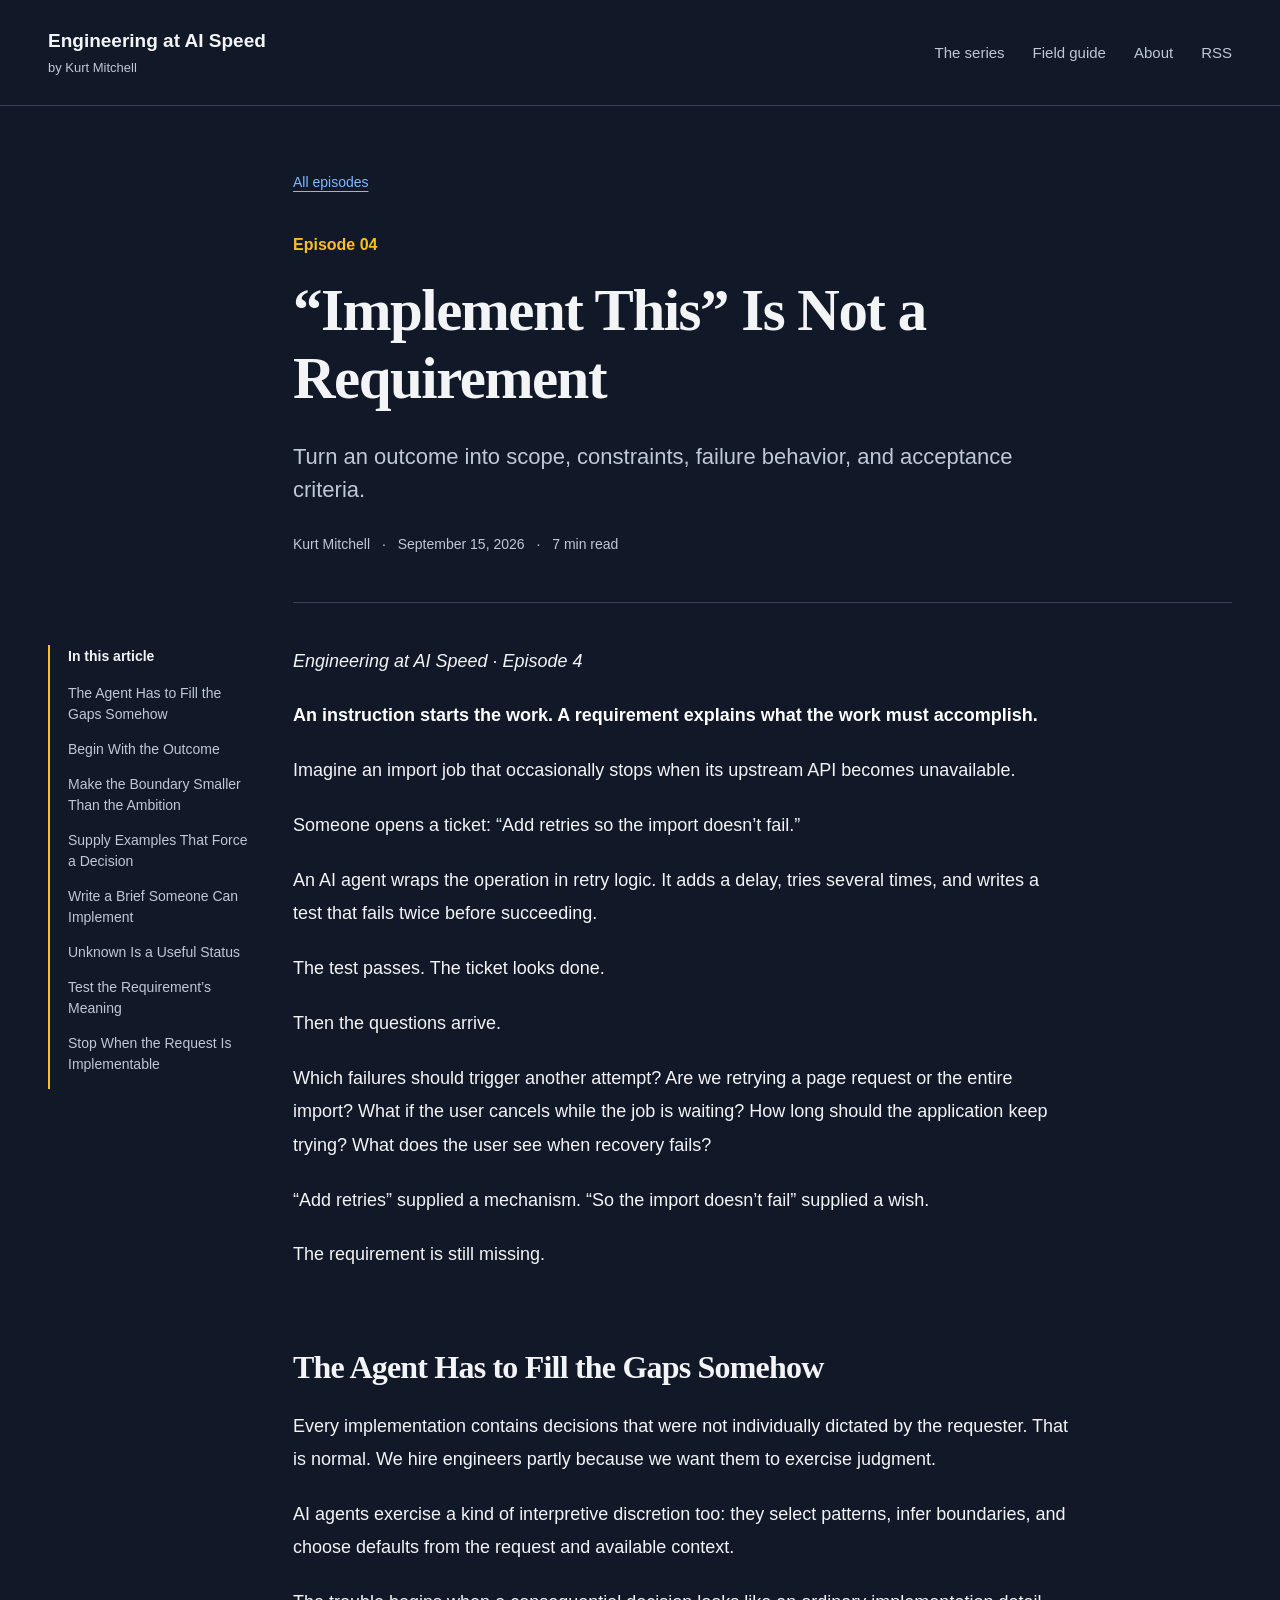
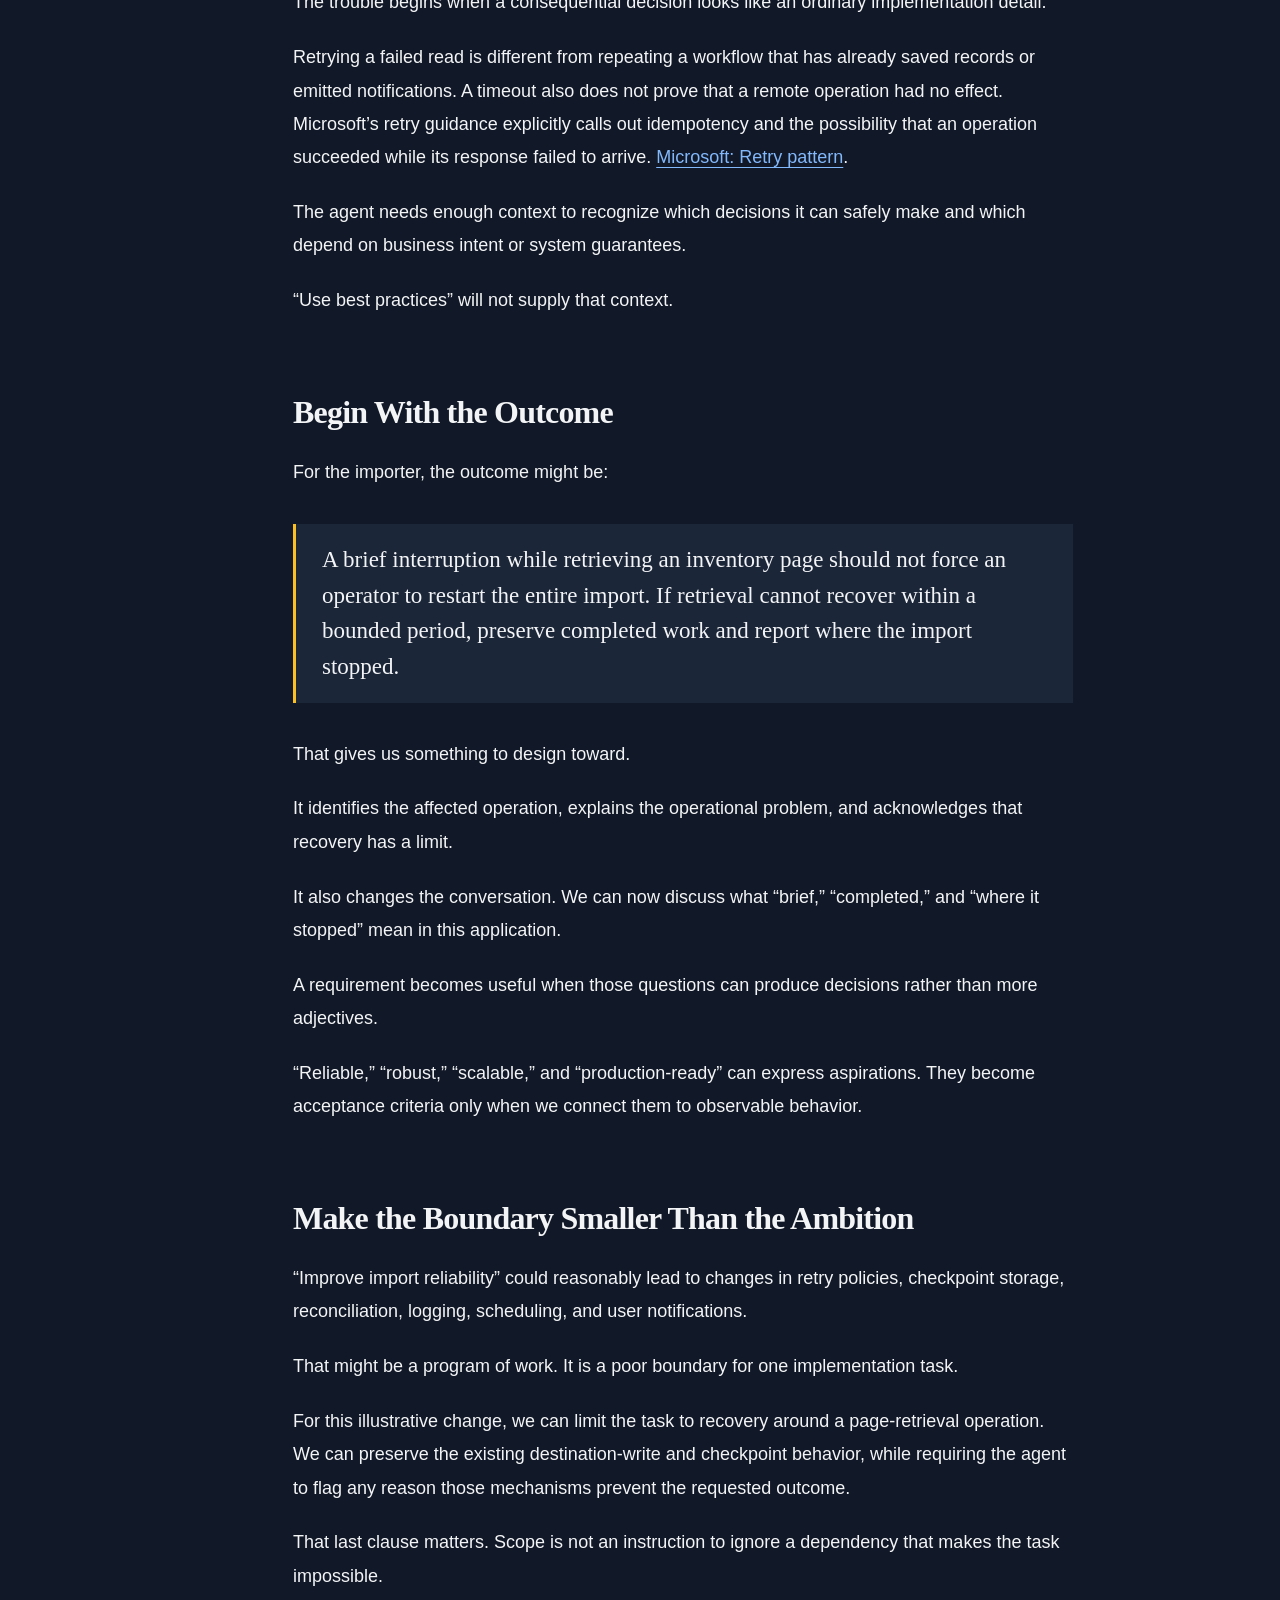
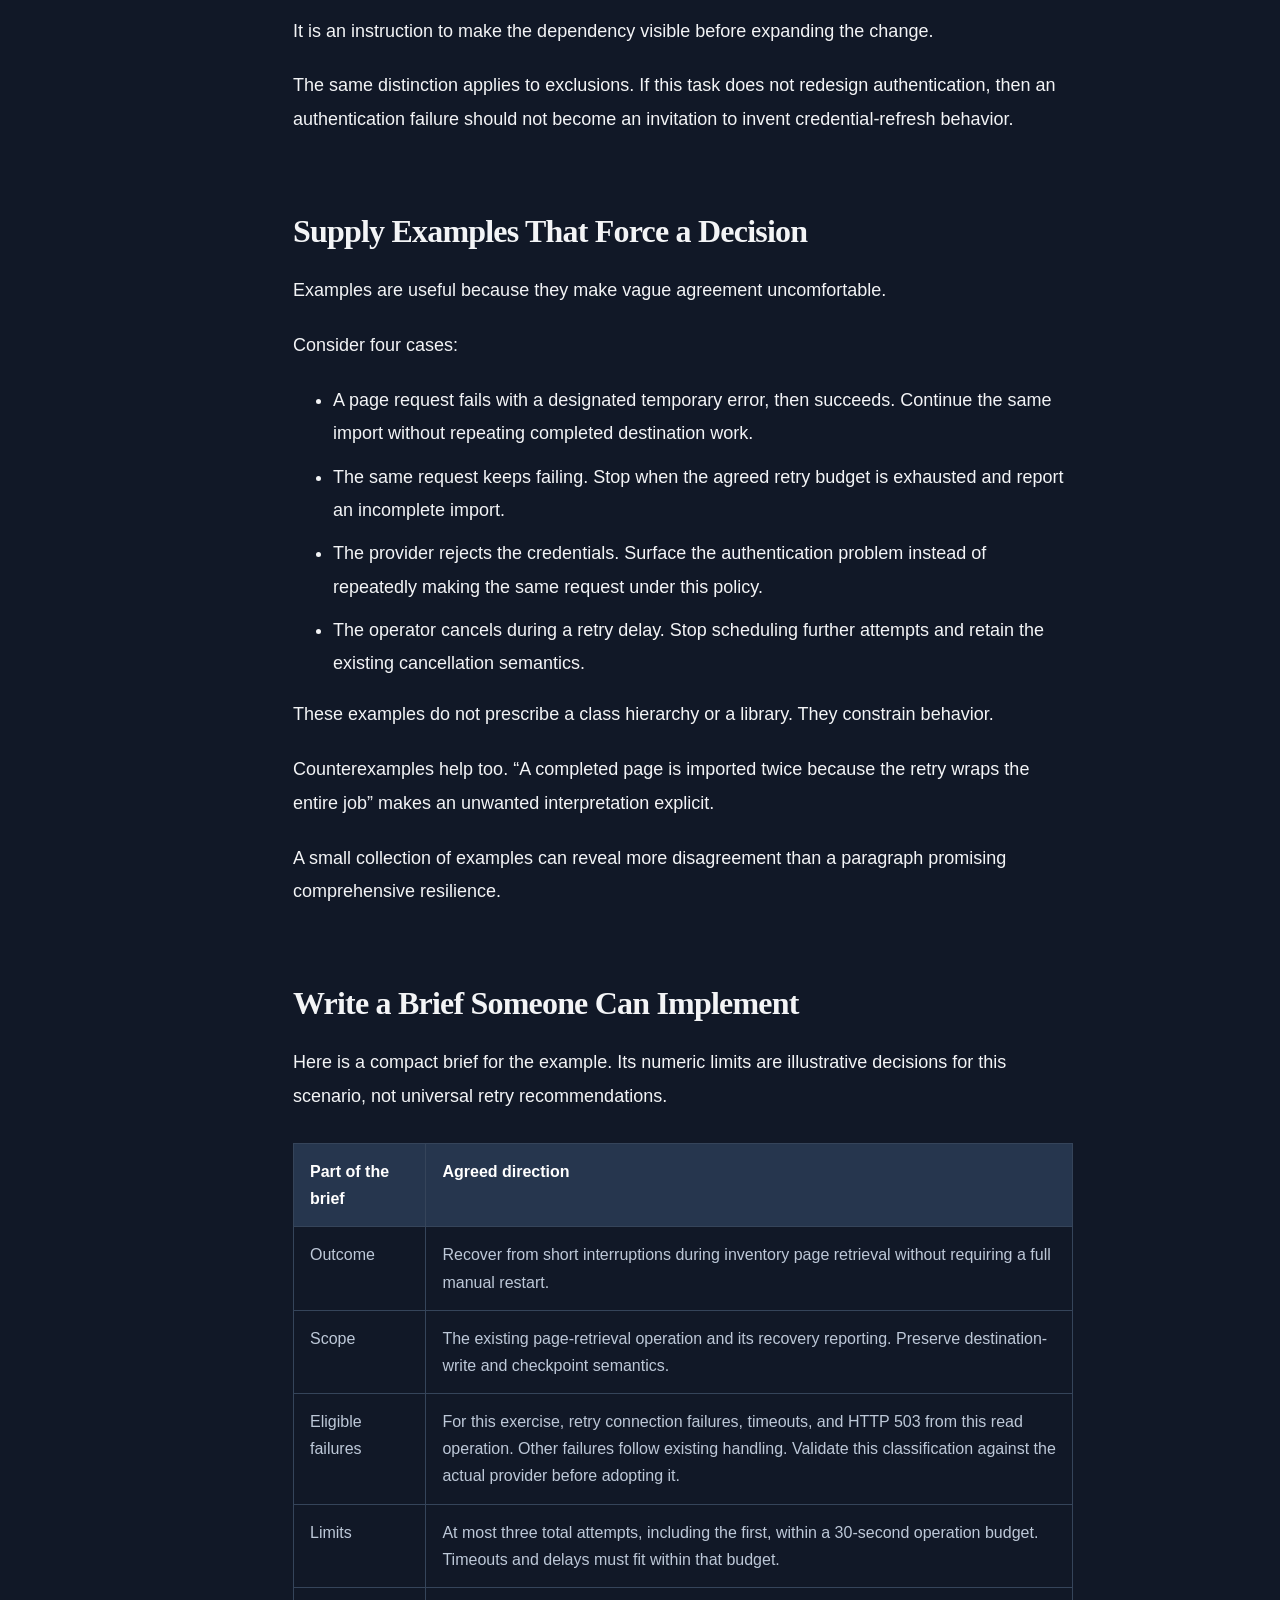
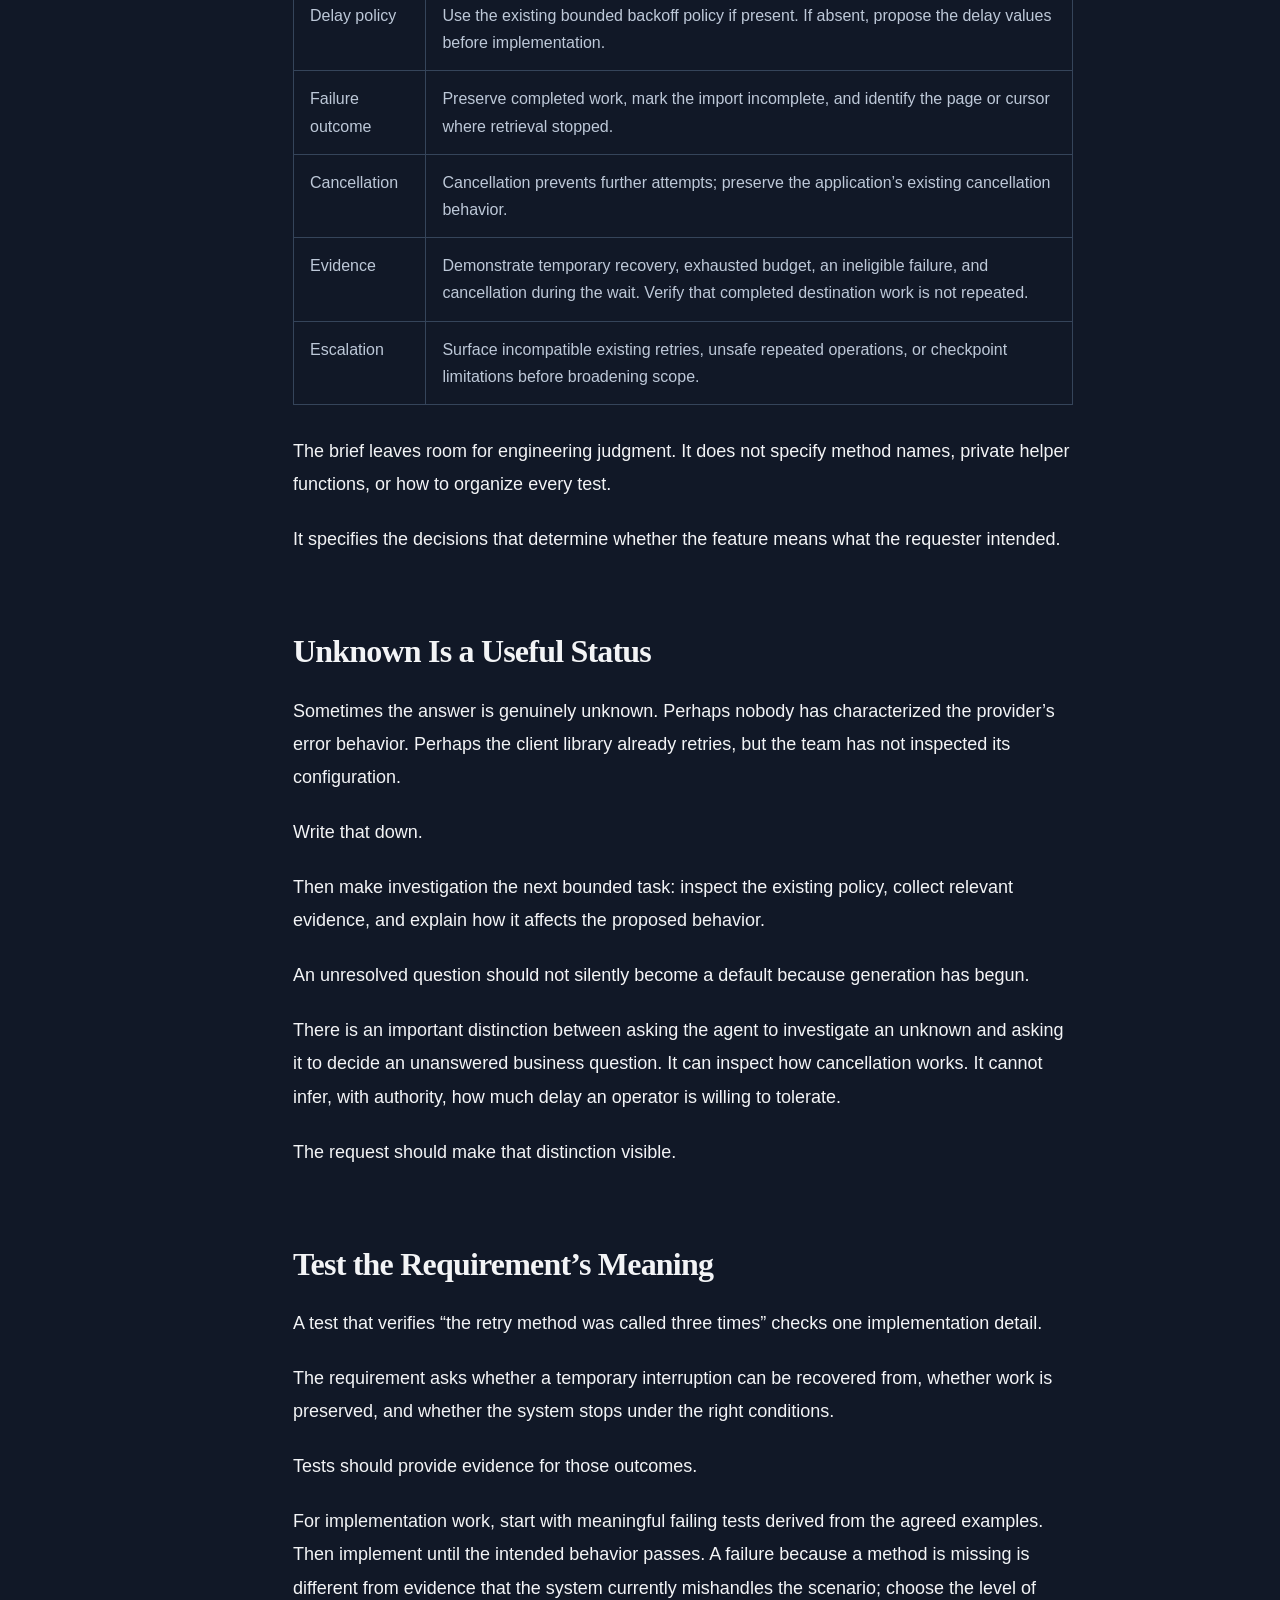
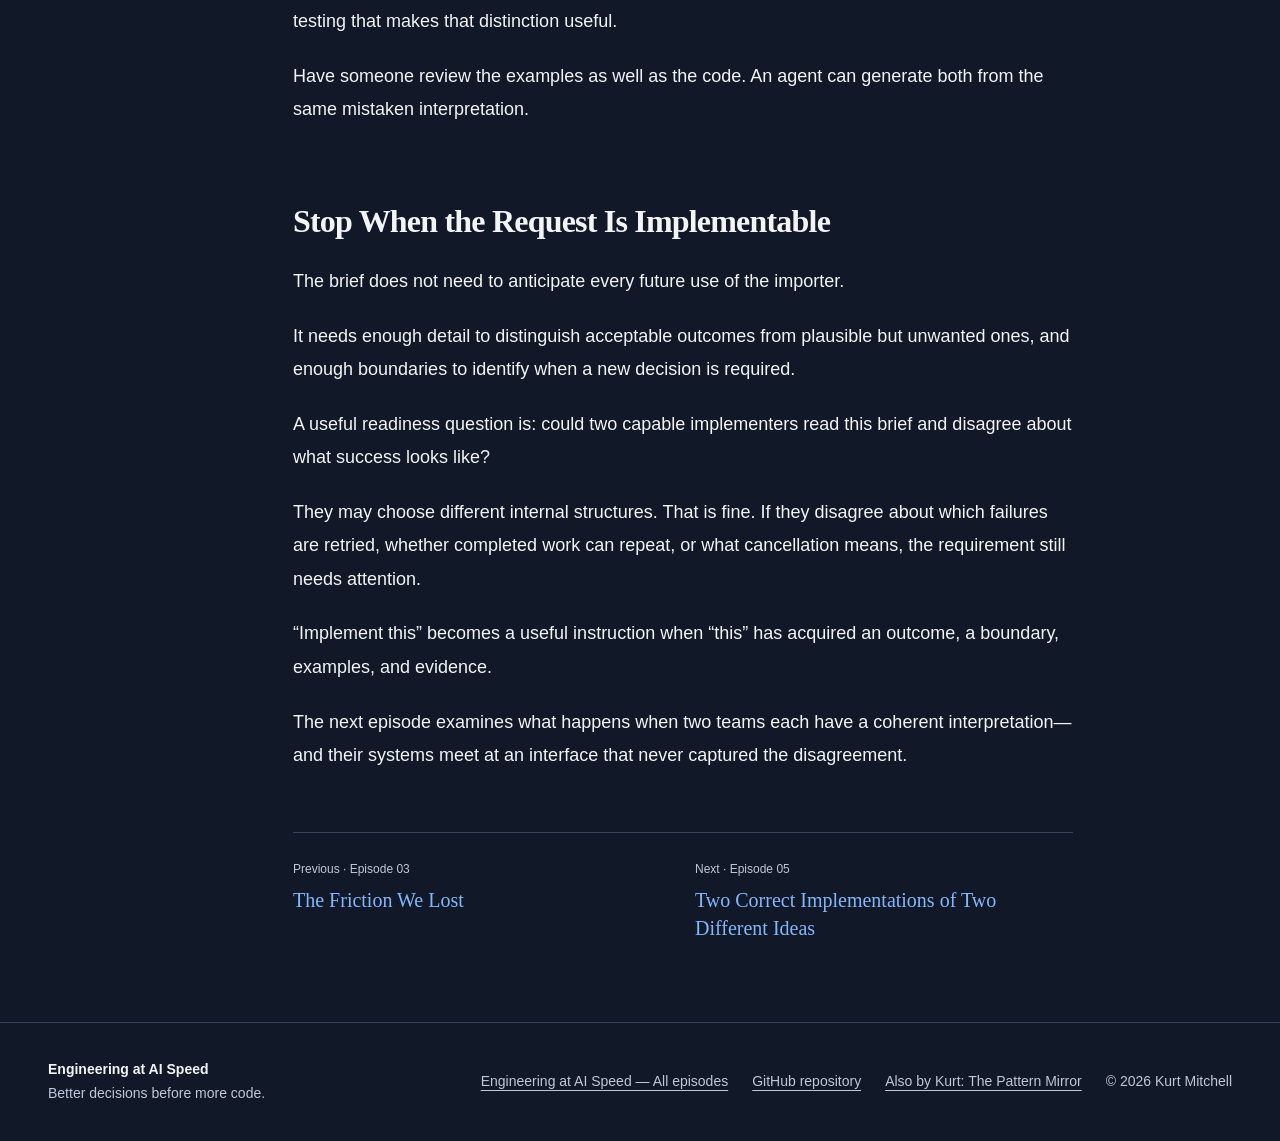
<file: ep4.html>
<!DOCTYPE html>
<html lang="en"><head><meta charset="utf-8"><meta name="viewport" content="width=device-width, initial-scale=1">
<title>“Implement This” Is Not a Requirement | Engineering at AI Speed</title><meta name="description" content="Turn an outcome into scope, constraints, failure behavior, and acceptance criteria.">
<link rel="canonical" href="https://infinyte.github.io/Engineering-at-AI-Speed/ep4.html"><meta property="og:title" content="“Implement This” Is Not a Requirement">
<meta property="og:description" content="Turn an outcome into scope, constraints, failure behavior, and acceptance criteria."><meta property="og:type" content="article">
<meta property="og:url" content="https://infinyte.github.io/Engineering-at-AI-Speed/ep4.html"><meta property="og:image" content="https://infinyte.github.io/Engineering-at-AI-Speed/assets/social-cover.png"><meta property="og:image:width" content="1200"><meta property="og:image:height" content="630">
<meta name="twitter:card" content="summary_large_image"><meta property="og:image:alt" content="Engineering at AI Speed. Implementation became cheap before alignment did.">
<meta name="theme-color" content="#111827"><link rel="icon" href="assets/favicon.svg" type="image/svg+xml">
<link rel="alternate" type="application/rss+xml" title="Engineering at AI Speed" href="feed.xml"><link rel="stylesheet" href="assets/style.css">
</head><body style="--episode-accent:#fbbf24"><a class="skip" href="#main">Skip to content</a>
<header class="site-header"><a class="brand" href="index.html">Engineering at AI Speed<span>by Kurt Mitchell</span></a>
<nav aria-label="Main navigation"><a href="index.html#episodes">The series</a><a href="reference.html">Field guide</a><a href="about.html">About</a><a href="feed.xml">RSS</a></nav></header>
<main id="main"><section class="article-hero"><a class="back" href="index.html#episodes">All episodes</a><p class="episode-label">Episode 04</p><h1>“Implement This” Is Not a Requirement</h1><p class="dek">Turn an outcome into scope, constraints, failure behavior, and acceptance criteria.</p><p class="byline">Kurt Mitchell <span>·</span> <time datetime="2026-09-15">September 15, 2026</time> <span>·</span> 7 min read</p></section><div class="article-layout"><aside class="toc" aria-label="On this page"><p>In this article</p><a href="#the-agent-has-to-fill-the-gaps-somehow">The Agent Has to Fill the Gaps Somehow</a><a href="#begin-with-the-outcome">Begin With the Outcome</a><a href="#make-the-boundary-smaller-than-the-ambition">Make the Boundary Smaller Than the Ambition</a><a href="#supply-examples-that-force-a-decision">Supply Examples That Force a Decision</a><a href="#write-a-brief-someone-can-implement">Write a Brief Someone Can Implement</a><a href="#unknown-is-a-useful-status">Unknown Is a Useful Status</a><a href="#test-the-requirement-s-meaning">Test the Requirement’s Meaning</a><a href="#stop-when-the-request-is-implementable">Stop When the Request Is Implementable</a></aside><article class="prose"><p><em>Engineering at AI Speed · Episode 4</em></p>
<p><strong>An instruction starts the work. A requirement explains what the work must accomplish.</strong></p>
<p>Imagine an import job that occasionally stops when its upstream API becomes unavailable.</p>
<p>Someone opens a ticket: “Add retries so the import doesn’t fail.”</p>
<p>An AI agent wraps the operation in retry logic. It adds a delay, tries several times, and writes a test that fails twice before succeeding.</p>
<p>The test passes. The ticket looks done.</p>
<p>Then the questions arrive.</p>
<p>Which failures should trigger another attempt? Are we retrying a page request or the entire import? What if the user cancels while the job is waiting? How long should the application keep trying? What does the user see when recovery fails?</p>
<p>“Add retries” supplied a mechanism. “So the import doesn’t fail” supplied a wish.</p>
<p>The requirement is still missing.</p>
<h2 id="the-agent-has-to-fill-the-gaps-somehow">The Agent Has to Fill the Gaps Somehow</h2>
<p>Every implementation contains decisions that were not individually dictated by the requester. That is normal. We hire engineers partly because we want them to exercise judgment.</p>
<p>AI agents exercise a kind of interpretive discretion too: they select patterns, infer boundaries, and choose defaults from the request and available context.</p>
<p>The trouble begins when a consequential decision looks like an ordinary implementation detail.</p>
<p>Retrying a failed read is different from repeating a workflow that has already saved records or emitted notifications. A timeout also does not prove that a remote operation had no effect. Microsoft’s retry guidance explicitly calls out idempotency and the possibility that an operation succeeded while its response failed to arrive. <a href="https://learn.microsoft.com/en-us/azure/architecture/patterns/retry">Microsoft: Retry pattern</a>.</p>
<p>The agent needs enough context to recognize which decisions it can safely make and which depend on business intent or system guarantees.</p>
<p>“Use best practices” will not supply that context.</p>
<h2 id="begin-with-the-outcome">Begin With the Outcome</h2>
<p>For the importer, the outcome might be:</p>
<blockquote><p>A brief interruption while retrieving an inventory page should not force an operator to restart the entire import. If retrieval cannot recover within a bounded period, preserve completed work and report where the import stopped.</p></blockquote>
<p>That gives us something to design toward.</p>
<p>It identifies the affected operation, explains the operational problem, and acknowledges that recovery has a limit.</p>
<p>It also changes the conversation. We can now discuss what “brief,” “completed,” and “where it stopped” mean in this application.</p>
<p>A requirement becomes useful when those questions can produce decisions rather than more adjectives.</p>
<p>“Reliable,” “robust,” “scalable,” and “production-ready” can express aspirations. They become acceptance criteria only when we connect them to observable behavior.</p>
<h2 id="make-the-boundary-smaller-than-the-ambition">Make the Boundary Smaller Than the Ambition</h2>
<p>“Improve import reliability” could reasonably lead to changes in retry policies, checkpoint storage, reconciliation, logging, scheduling, and user notifications.</p>
<p>That might be a program of work. It is a poor boundary for one implementation task.</p>
<p>For this illustrative change, we can limit the task to recovery around a page-retrieval operation. We can preserve the existing destination-write and checkpoint behavior, while requiring the agent to flag any reason those mechanisms prevent the requested outcome.</p>
<p>That last clause matters. Scope is not an instruction to ignore a dependency that makes the task impossible.</p>
<p>It is an instruction to make the dependency visible before expanding the change.</p>
<p>The same distinction applies to exclusions. If this task does not redesign authentication, then an authentication failure should not become an invitation to invent credential-refresh behavior.</p>
<h2 id="supply-examples-that-force-a-decision">Supply Examples That Force a Decision</h2>
<p>Examples are useful because they make vague agreement uncomfortable.</p>
<p>Consider four cases:</p>
<ul><li>A page request fails with a designated temporary error, then succeeds. Continue the same import without repeating completed destination work.</li><li>The same request keeps failing. Stop when the agreed retry budget is exhausted and report an incomplete import.</li><li>The provider rejects the credentials. Surface the authentication problem instead of repeatedly making the same request under this policy.</li><li>The operator cancels during a retry delay. Stop scheduling further attempts and retain the existing cancellation semantics.</li></ul>
<p>These examples do not prescribe a class hierarchy or a library. They constrain behavior.</p>
<p>Counterexamples help too. “A completed page is imported twice because the retry wraps the entire job” makes an unwanted interpretation explicit.</p>
<p>A small collection of examples can reveal more disagreement than a paragraph promising comprehensive resilience.</p>
<h2 id="write-a-brief-someone-can-implement">Write a Brief Someone Can Implement</h2>
<p>Here is a compact brief for the example. Its numeric limits are illustrative decisions for this scenario, not universal retry recommendations.</p>
<div class="table-scroll" role="region" aria-label="Comparison table" tabindex="0"><table><thead><tr><th scope="col">Part of the brief</th><th scope="col">Agreed direction</th></tr></thead><tbody><tr><td>Outcome</td><td>Recover from short interruptions during inventory page retrieval without requiring a full manual restart.</td></tr><tr><td>Scope</td><td>The existing page-retrieval operation and its recovery reporting. Preserve destination-write and checkpoint semantics.</td></tr><tr><td>Eligible failures</td><td>For this exercise, retry connection failures, timeouts, and HTTP 503 from this read operation. Other failures follow existing handling. Validate this classification against the actual provider before adopting it.</td></tr><tr><td>Limits</td><td>At most three total attempts, including the first, within a 30-second operation budget. Timeouts and delays must fit within that budget.</td></tr><tr><td>Delay policy</td><td>Use the existing bounded backoff policy if present. If absent, propose the delay values before implementation.</td></tr><tr><td>Failure outcome</td><td>Preserve completed work, mark the import incomplete, and identify the page or cursor where retrieval stopped.</td></tr><tr><td>Cancellation</td><td>Cancellation prevents further attempts; preserve the application’s existing cancellation behavior.</td></tr><tr><td>Evidence</td><td>Demonstrate temporary recovery, exhausted budget, an ineligible failure, and cancellation during the wait. Verify that completed destination work is not repeated.</td></tr><tr><td>Escalation</td><td>Surface incompatible existing retries, unsafe repeated operations, or checkpoint limitations before broadening scope.</td></tr></tbody></table></div>
<p>The brief leaves room for engineering judgment. It does not specify method names, private helper functions, or how to organize every test.</p>
<p>It specifies the decisions that determine whether the feature means what the requester intended.</p>
<h2 id="unknown-is-a-useful-status">Unknown Is a Useful Status</h2>
<p>Sometimes the answer is genuinely unknown. Perhaps nobody has characterized the provider’s error behavior. Perhaps the client library already retries, but the team has not inspected its configuration.</p>
<p>Write that down.</p>
<p>Then make investigation the next bounded task: inspect the existing policy, collect relevant evidence, and explain how it affects the proposed behavior.</p>
<p>An unresolved question should not silently become a default because generation has begun.</p>
<p>There is an important distinction between asking the agent to investigate an unknown and asking it to decide an unanswered business question. It can inspect how cancellation works. It cannot infer, with authority, how much delay an operator is willing to tolerate.</p>
<p>The request should make that distinction visible.</p>
<h2 id="test-the-requirement-s-meaning">Test the Requirement’s Meaning</h2>
<p>A test that verifies “the retry method was called three times” checks one implementation detail.</p>
<p>The requirement asks whether a temporary interruption can be recovered from, whether work is preserved, and whether the system stops under the right conditions.</p>
<p>Tests should provide evidence for those outcomes.</p>
<p>For implementation work, start with meaningful failing tests derived from the agreed examples. Then implement until the intended behavior passes. A failure because a method is missing is different from evidence that the system currently mishandles the scenario; choose the level of testing that makes that distinction useful.</p>
<p>Have someone review the examples as well as the code. An agent can generate both from the same mistaken interpretation.</p>
<h2 id="stop-when-the-request-is-implementable">Stop When the Request Is Implementable</h2>
<p>The brief does not need to anticipate every future use of the importer.</p>
<p>It needs enough detail to distinguish acceptable outcomes from plausible but unwanted ones, and enough boundaries to identify when a new decision is required.</p>
<p>A useful readiness question is: could two capable implementers read this brief and disagree about what success looks like?</p>
<p>They may choose different internal structures. That is fine. If they disagree about which failures are retried, whether completed work can repeat, or what cancellation means, the requirement still needs attention.</p>
<p>“Implement this” becomes a useful instruction when “this” has acquired an outcome, a boundary, examples, and evidence.</p>
<p>The next episode examines what happens when two teams each have a coherent interpretation—and their systems meet at an interface that never captured the disagreement.</p><nav class="episode-navigation" aria-label="Episode navigation"><a href="ep3.html"><span>Previous · Episode 03</span>The Friction We Lost</a><a href="ep5.html"><span>Next · Episode 05</span>Two Correct Implementations of Two Different Ideas</a></nav></article></div></main>
<footer class="site-footer"><p><strong>Engineering at AI Speed</strong><br>Better decisions before more code.</p><div><a href="index.html#episodes">Engineering at AI Speed — All episodes</a><a href="https://github.com/infinyte/Engineering-at-AI-Speed">GitHub repository</a><a href="https://infinyte.github.io/Pattern-Mirror/">Also by Kurt: The Pattern Mirror</a><span>© 2026 Kurt Mitchell</span></div></footer>
</body></html>
</file>
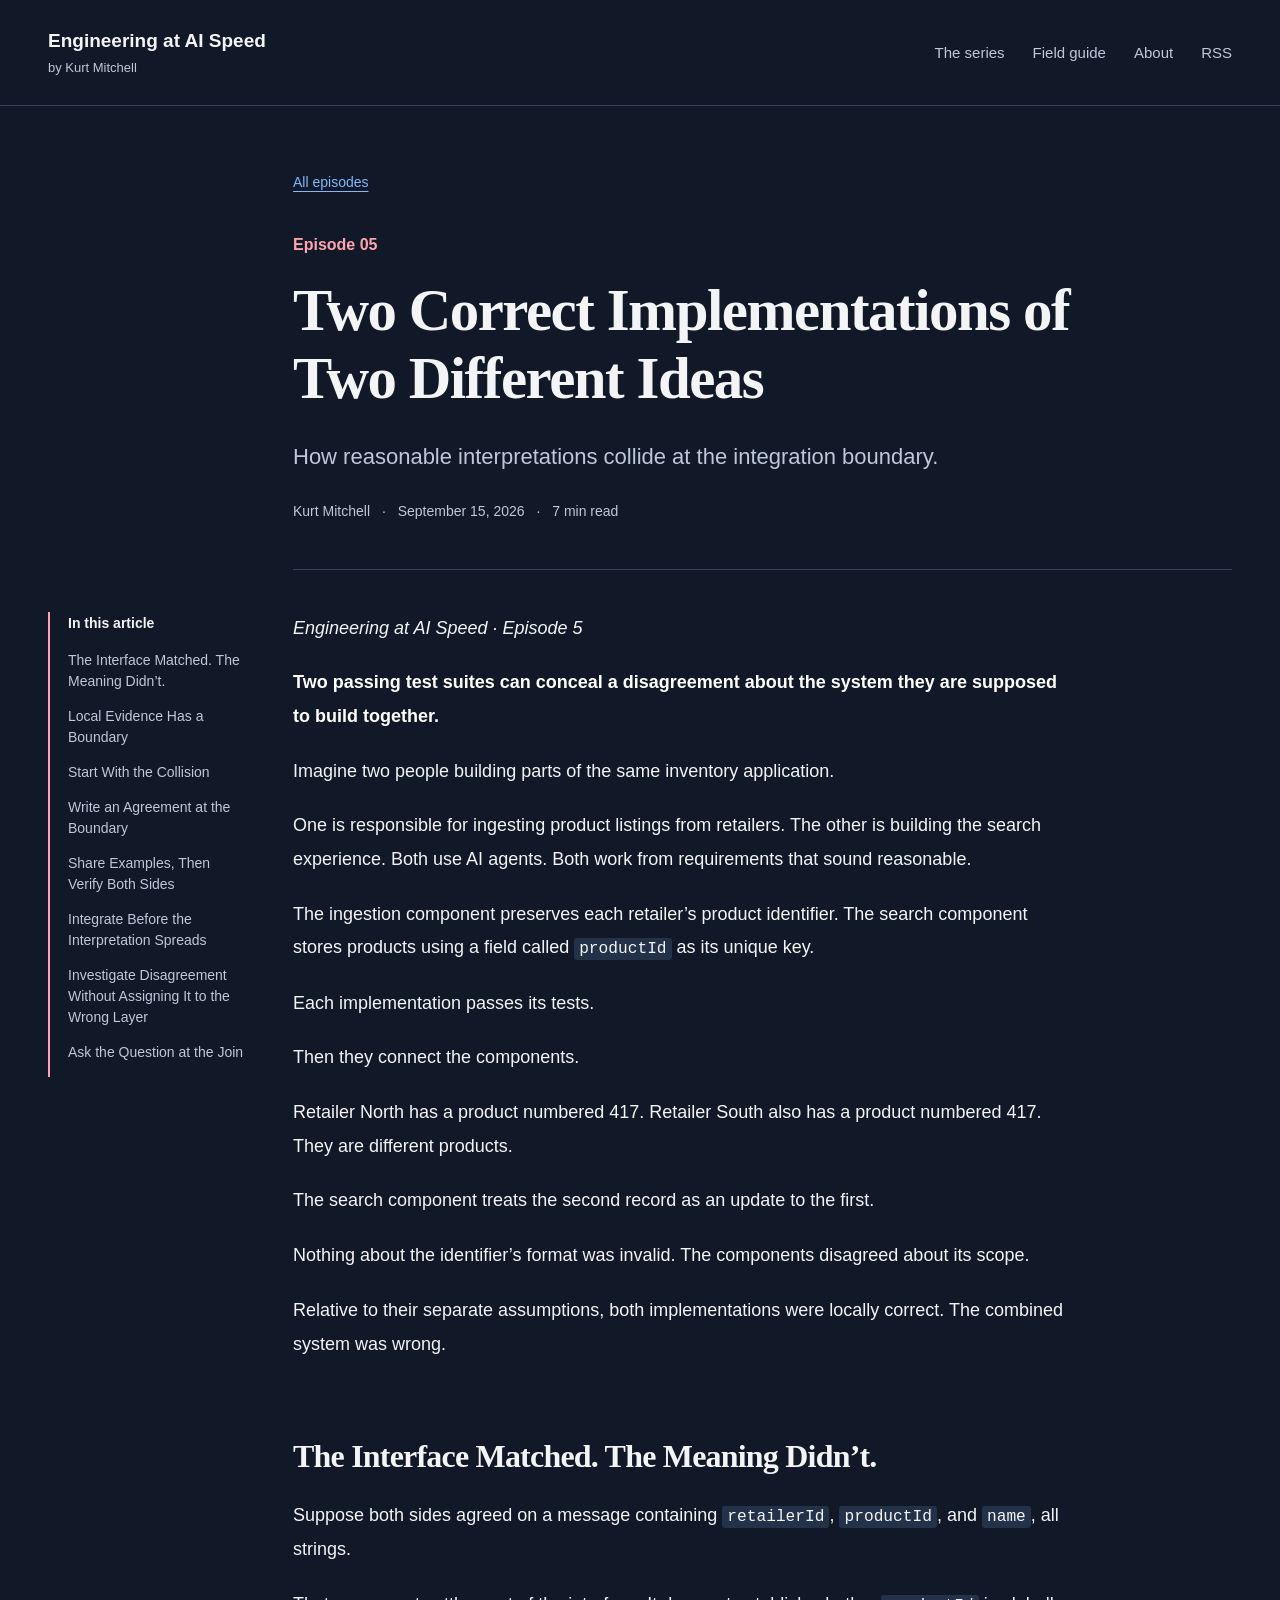
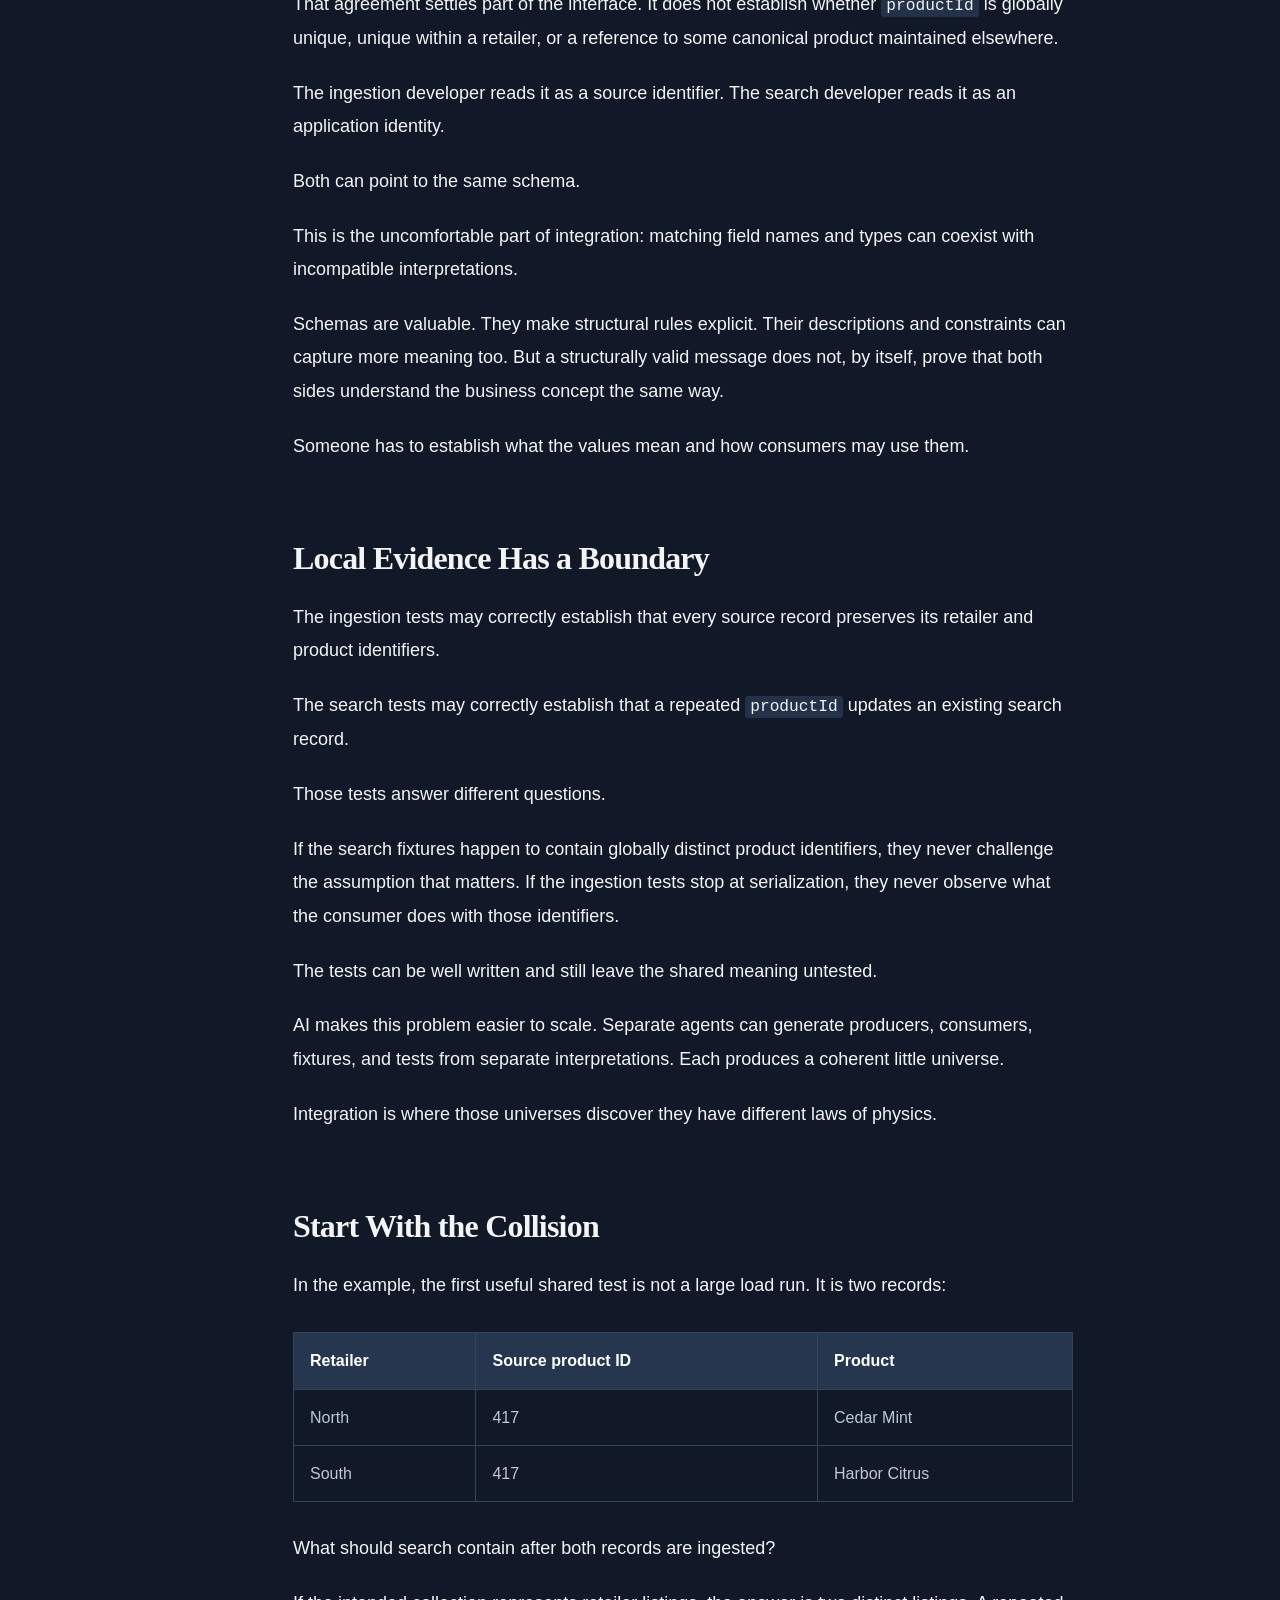
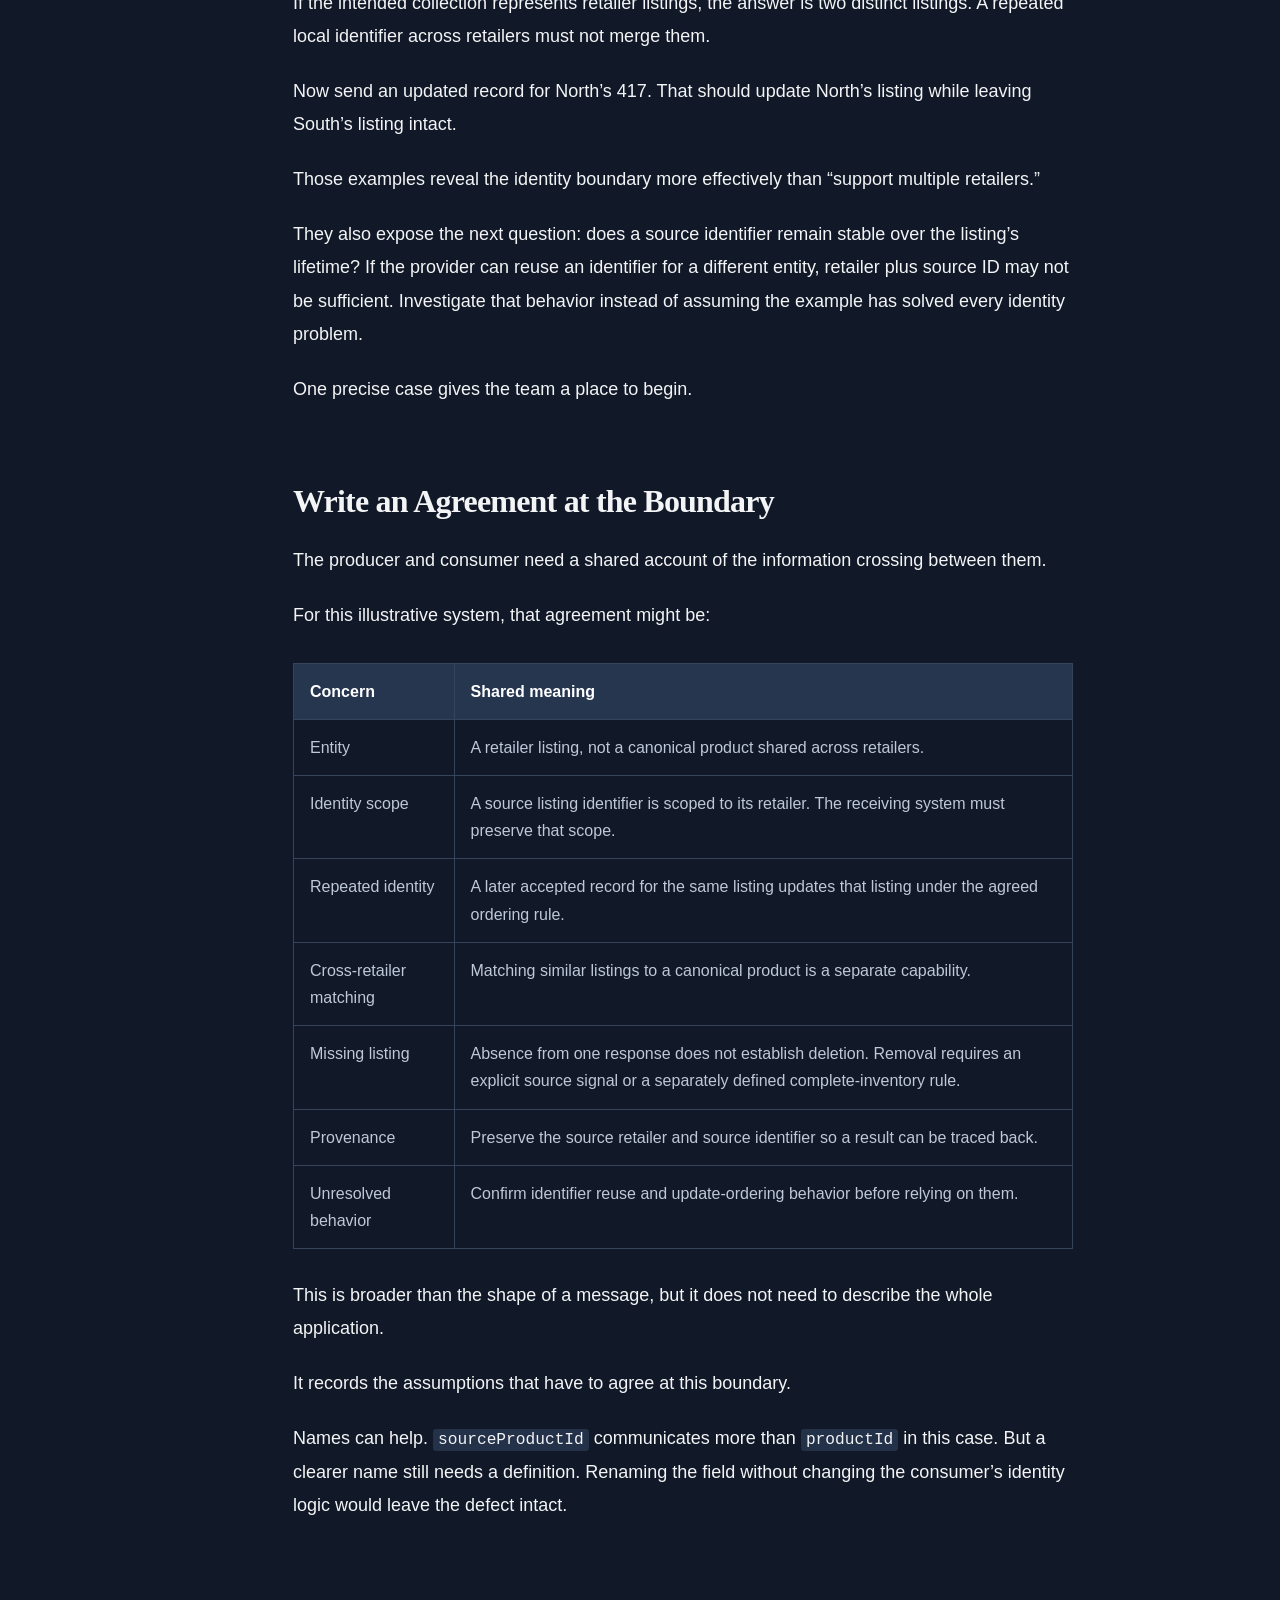
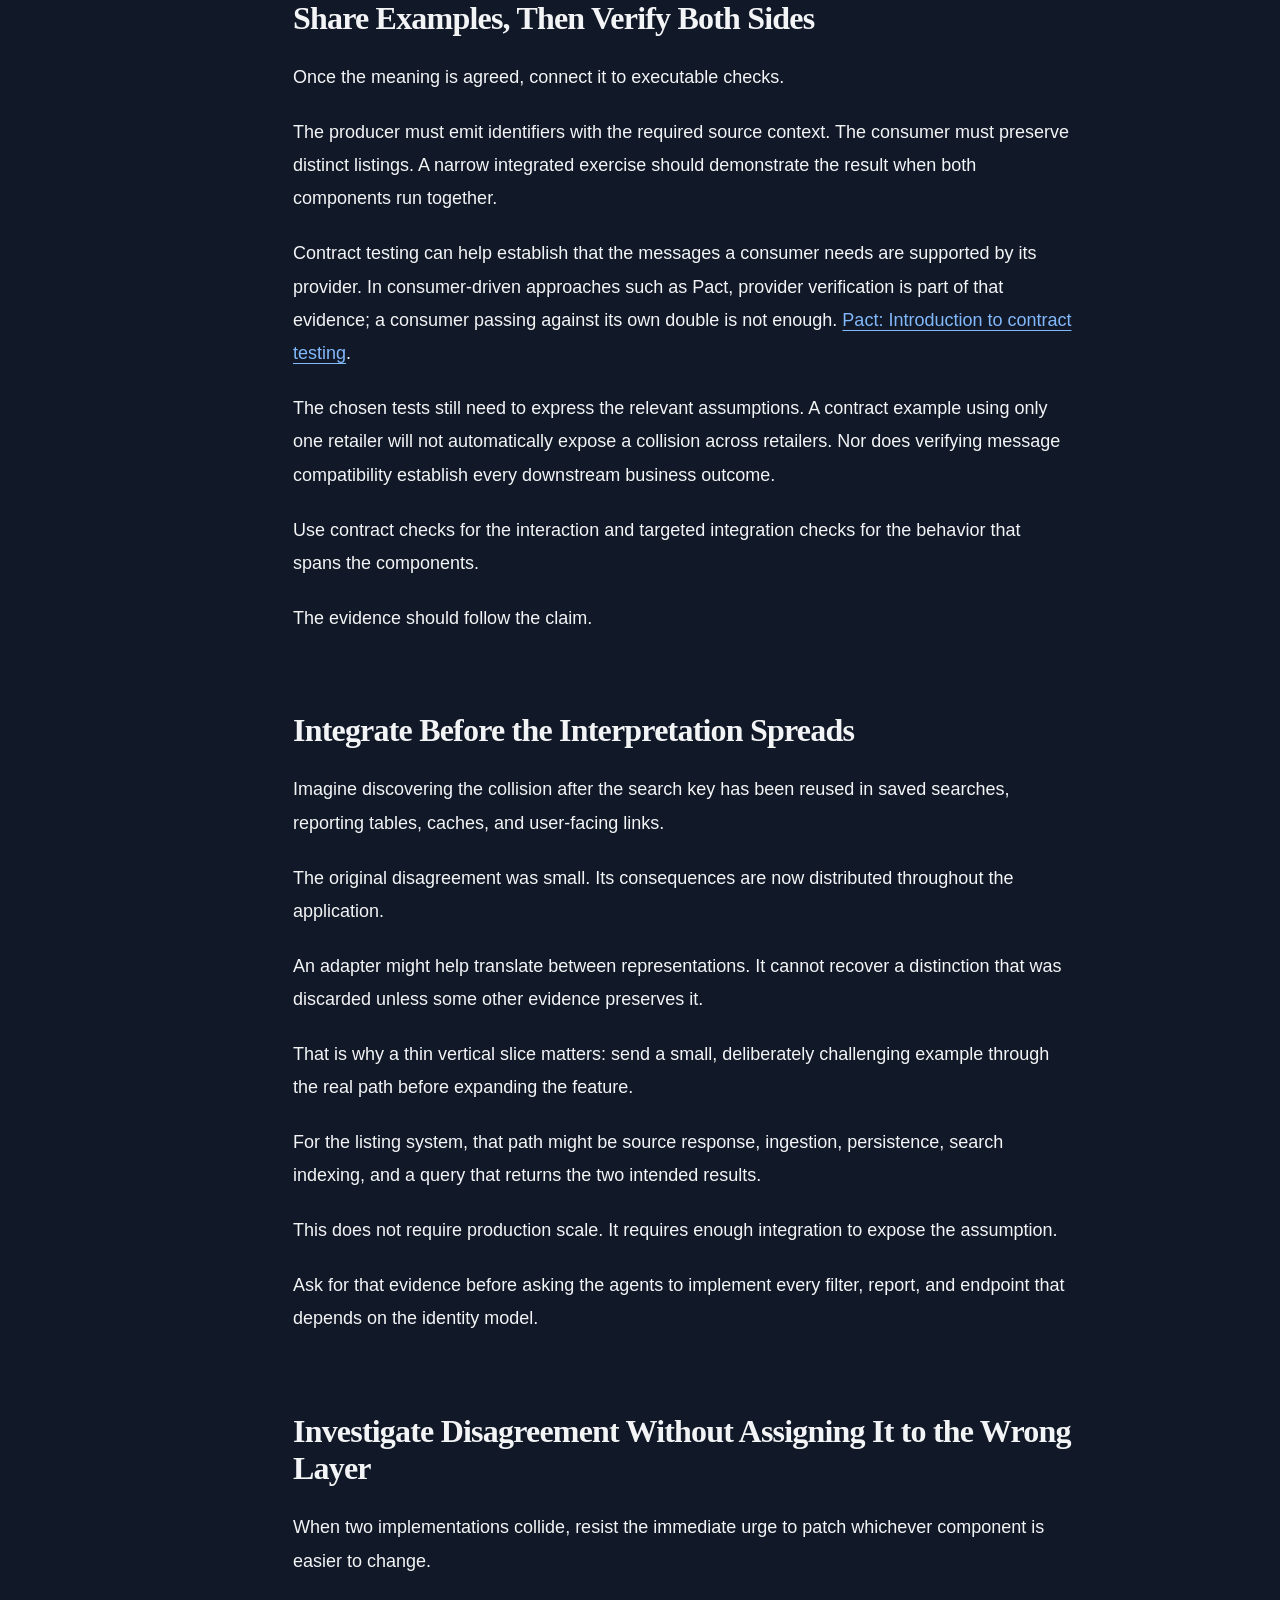
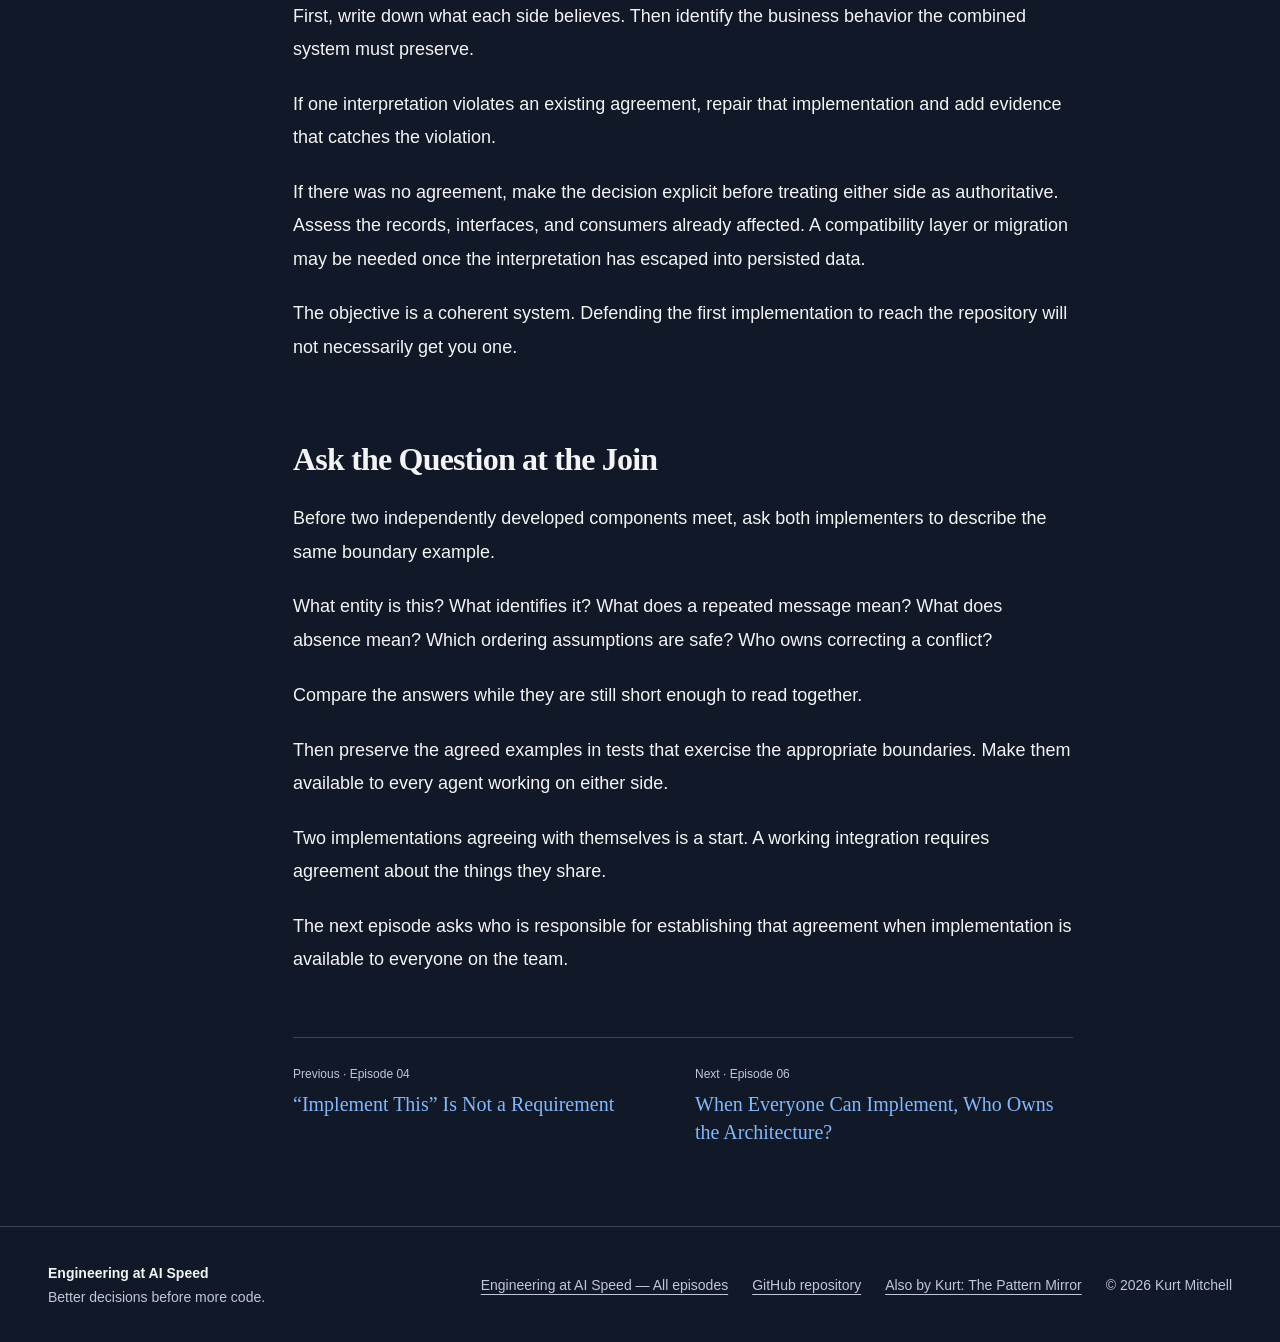
<file: ep5.html>
<!DOCTYPE html>
<html lang="en"><head><meta charset="utf-8"><meta name="viewport" content="width=device-width, initial-scale=1">
<title>Two Correct Implementations of Two Different Ideas | Engineering at AI Speed</title><meta name="description" content="How reasonable interpretations collide at the integration boundary.">
<link rel="canonical" href="https://infinyte.github.io/Engineering-at-AI-Speed/ep5.html"><meta property="og:title" content="Two Correct Implementations of Two Different Ideas">
<meta property="og:description" content="How reasonable interpretations collide at the integration boundary."><meta property="og:type" content="article">
<meta property="og:url" content="https://infinyte.github.io/Engineering-at-AI-Speed/ep5.html"><meta property="og:image" content="https://infinyte.github.io/Engineering-at-AI-Speed/assets/social-cover.png"><meta property="og:image:width" content="1200"><meta property="og:image:height" content="630">
<meta name="twitter:card" content="summary_large_image"><meta property="og:image:alt" content="Engineering at AI Speed. Implementation became cheap before alignment did.">
<meta name="theme-color" content="#111827"><link rel="icon" href="assets/favicon.svg" type="image/svg+xml">
<link rel="alternate" type="application/rss+xml" title="Engineering at AI Speed" href="feed.xml"><link rel="stylesheet" href="assets/style.css">
</head><body style="--episode-accent:#fda4af"><a class="skip" href="#main">Skip to content</a>
<header class="site-header"><a class="brand" href="index.html">Engineering at AI Speed<span>by Kurt Mitchell</span></a>
<nav aria-label="Main navigation"><a href="index.html#episodes">The series</a><a href="reference.html">Field guide</a><a href="about.html">About</a><a href="feed.xml">RSS</a></nav></header>
<main id="main"><section class="article-hero"><a class="back" href="index.html#episodes">All episodes</a><p class="episode-label">Episode 05</p><h1>Two Correct Implementations of Two Different Ideas</h1><p class="dek">How reasonable interpretations collide at the integration boundary.</p><p class="byline">Kurt Mitchell <span>·</span> <time datetime="2026-09-15">September 15, 2026</time> <span>·</span> 7 min read</p></section><div class="article-layout"><aside class="toc" aria-label="On this page"><p>In this article</p><a href="#the-interface-matched-the-meaning-didn-t">The Interface Matched. The Meaning Didn’t.</a><a href="#local-evidence-has-a-boundary">Local Evidence Has a Boundary</a><a href="#start-with-the-collision">Start With the Collision</a><a href="#write-an-agreement-at-the-boundary">Write an Agreement at the Boundary</a><a href="#share-examples-then-verify-both-sides">Share Examples, Then Verify Both Sides</a><a href="#integrate-before-the-interpretation-spreads">Integrate Before the Interpretation Spreads</a><a href="#investigate-disagreement-without-assigning-it-to-the-wrong-layer">Investigate Disagreement Without Assigning It to the Wrong Layer</a><a href="#ask-the-question-at-the-join">Ask the Question at the Join</a></aside><article class="prose"><p><em>Engineering at AI Speed · Episode 5</em></p>
<p><strong>Two passing test suites can conceal a disagreement about the system they are supposed to build together.</strong></p>
<p>Imagine two people building parts of the same inventory application.</p>
<p>One is responsible for ingesting product listings from retailers. The other is building the search experience. Both use AI agents. Both work from requirements that sound reasonable.</p>
<p>The ingestion component preserves each retailer’s product identifier. The search component stores products using a field called <code>productId</code> as its unique key.</p>
<p>Each implementation passes its tests.</p>
<p>Then they connect the components.</p>
<p>Retailer North has a product numbered 417. Retailer South also has a product numbered 417. They are different products.</p>
<p>The search component treats the second record as an update to the first.</p>
<p>Nothing about the identifier’s format was invalid. The components disagreed about its scope.</p>
<p>Relative to their separate assumptions, both implementations were locally correct. The combined system was wrong.</p>
<h2 id="the-interface-matched-the-meaning-didn-t">The Interface Matched. The Meaning Didn’t.</h2>
<p>Suppose both sides agreed on a message containing <code>retailerId</code>, <code>productId</code>, and <code>name</code>, all strings.</p>
<p>That agreement settles part of the interface. It does not establish whether <code>productId</code> is globally unique, unique within a retailer, or a reference to some canonical product maintained elsewhere.</p>
<p>The ingestion developer reads it as a source identifier. The search developer reads it as an application identity.</p>
<p>Both can point to the same schema.</p>
<p>This is the uncomfortable part of integration: matching field names and types can coexist with incompatible interpretations.</p>
<p>Schemas are valuable. They make structural rules explicit. Their descriptions and constraints can capture more meaning too. But a structurally valid message does not, by itself, prove that both sides understand the business concept the same way.</p>
<p>Someone has to establish what the values mean and how consumers may use them.</p>
<h2 id="local-evidence-has-a-boundary">Local Evidence Has a Boundary</h2>
<p>The ingestion tests may correctly establish that every source record preserves its retailer and product identifiers.</p>
<p>The search tests may correctly establish that a repeated <code>productId</code> updates an existing search record.</p>
<p>Those tests answer different questions.</p>
<p>If the search fixtures happen to contain globally distinct product identifiers, they never challenge the assumption that matters. If the ingestion tests stop at serialization, they never observe what the consumer does with those identifiers.</p>
<p>The tests can be well written and still leave the shared meaning untested.</p>
<p>AI makes this problem easier to scale. Separate agents can generate producers, consumers, fixtures, and tests from separate interpretations. Each produces a coherent little universe.</p>
<p>Integration is where those universes discover they have different laws of physics.</p>
<h2 id="start-with-the-collision">Start With the Collision</h2>
<p>In the example, the first useful shared test is not a large load run. It is two records:</p>
<div class="table-scroll" role="region" aria-label="Comparison table" tabindex="0"><table><thead><tr><th scope="col">Retailer</th><th scope="col">Source product ID</th><th scope="col">Product</th></tr></thead><tbody><tr><td>North</td><td>417</td><td>Cedar Mint</td></tr><tr><td>South</td><td>417</td><td>Harbor Citrus</td></tr></tbody></table></div>
<p>What should search contain after both records are ingested?</p>
<p>If the intended collection represents retailer listings, the answer is two distinct listings. A repeated local identifier across retailers must not merge them.</p>
<p>Now send an updated record for North’s 417. That should update North’s listing while leaving South’s listing intact.</p>
<p>Those examples reveal the identity boundary more effectively than “support multiple retailers.”</p>
<p>They also expose the next question: does a source identifier remain stable over the listing’s lifetime? If the provider can reuse an identifier for a different entity, retailer plus source ID may not be sufficient. Investigate that behavior instead of assuming the example has solved every identity problem.</p>
<p>One precise case gives the team a place to begin.</p>
<h2 id="write-an-agreement-at-the-boundary">Write an Agreement at the Boundary</h2>
<p>The producer and consumer need a shared account of the information crossing between them.</p>
<p>For this illustrative system, that agreement might be:</p>
<div class="table-scroll" role="region" aria-label="Comparison table" tabindex="0"><table><thead><tr><th scope="col">Concern</th><th scope="col">Shared meaning</th></tr></thead><tbody><tr><td>Entity</td><td>A retailer listing, not a canonical product shared across retailers.</td></tr><tr><td>Identity scope</td><td>A source listing identifier is scoped to its retailer. The receiving system must preserve that scope.</td></tr><tr><td>Repeated identity</td><td>A later accepted record for the same listing updates that listing under the agreed ordering rule.</td></tr><tr><td>Cross-retailer matching</td><td>Matching similar listings to a canonical product is a separate capability.</td></tr><tr><td>Missing listing</td><td>Absence from one response does not establish deletion. Removal requires an explicit source signal or a separately defined complete-inventory rule.</td></tr><tr><td>Provenance</td><td>Preserve the source retailer and source identifier so a result can be traced back.</td></tr><tr><td>Unresolved behavior</td><td>Confirm identifier reuse and update-ordering behavior before relying on them.</td></tr></tbody></table></div>
<p>This is broader than the shape of a message, but it does not need to describe the whole application.</p>
<p>It records the assumptions that have to agree at this boundary.</p>
<p>Names can help. <code>sourceProductId</code> communicates more than <code>productId</code> in this case. But a clearer name still needs a definition. Renaming the field without changing the consumer’s identity logic would leave the defect intact.</p>
<h2 id="share-examples-then-verify-both-sides">Share Examples, Then Verify Both Sides</h2>
<p>Once the meaning is agreed, connect it to executable checks.</p>
<p>The producer must emit identifiers with the required source context. The consumer must preserve distinct listings. A narrow integrated exercise should demonstrate the result when both components run together.</p>
<p>Contract testing can help establish that the messages a consumer needs are supported by its provider. In consumer-driven approaches such as Pact, provider verification is part of that evidence; a consumer passing against its own double is not enough. <a href="https://docs.pact.io/">Pact: Introduction to contract testing</a>.</p>
<p>The chosen tests still need to express the relevant assumptions. A contract example using only one retailer will not automatically expose a collision across retailers. Nor does verifying message compatibility establish every downstream business outcome.</p>
<p>Use contract checks for the interaction and targeted integration checks for the behavior that spans the components.</p>
<p>The evidence should follow the claim.</p>
<h2 id="integrate-before-the-interpretation-spreads">Integrate Before the Interpretation Spreads</h2>
<p>Imagine discovering the collision after the search key has been reused in saved searches, reporting tables, caches, and user-facing links.</p>
<p>The original disagreement was small. Its consequences are now distributed throughout the application.</p>
<p>An adapter might help translate between representations. It cannot recover a distinction that was discarded unless some other evidence preserves it.</p>
<p>That is why a thin vertical slice matters: send a small, deliberately challenging example through the real path before expanding the feature.</p>
<p>For the listing system, that path might be source response, ingestion, persistence, search indexing, and a query that returns the two intended results.</p>
<p>This does not require production scale. It requires enough integration to expose the assumption.</p>
<p>Ask for that evidence before asking the agents to implement every filter, report, and endpoint that depends on the identity model.</p>
<h2 id="investigate-disagreement-without-assigning-it-to-the-wrong-layer">Investigate Disagreement Without Assigning It to the Wrong Layer</h2>
<p>When two implementations collide, resist the immediate urge to patch whichever component is easier to change.</p>
<p>First, write down what each side believes. Then identify the business behavior the combined system must preserve.</p>
<p>If one interpretation violates an existing agreement, repair that implementation and add evidence that catches the violation.</p>
<p>If there was no agreement, make the decision explicit before treating either side as authoritative. Assess the records, interfaces, and consumers already affected. A compatibility layer or migration may be needed once the interpretation has escaped into persisted data.</p>
<p>The objective is a coherent system. Defending the first implementation to reach the repository will not necessarily get you one.</p>
<h2 id="ask-the-question-at-the-join">Ask the Question at the Join</h2>
<p>Before two independently developed components meet, ask both implementers to describe the same boundary example.</p>
<p>What entity is this? What identifies it? What does a repeated message mean? What does absence mean? Which ordering assumptions are safe? Who owns correcting a conflict?</p>
<p>Compare the answers while they are still short enough to read together.</p>
<p>Then preserve the agreed examples in tests that exercise the appropriate boundaries. Make them available to every agent working on either side.</p>
<p>Two implementations agreeing with themselves is a start. A working integration requires agreement about the things they share.</p>
<p>The next episode asks who is responsible for establishing that agreement when implementation is available to everyone on the team.</p><nav class="episode-navigation" aria-label="Episode navigation"><a href="ep4.html"><span>Previous · Episode 04</span>“Implement This” Is Not a Requirement</a><a href="ep6.html"><span>Next · Episode 06</span>When Everyone Can Implement, Who Owns the Architecture?</a></nav></article></div></main>
<footer class="site-footer"><p><strong>Engineering at AI Speed</strong><br>Better decisions before more code.</p><div><a href="index.html#episodes">Engineering at AI Speed — All episodes</a><a href="https://github.com/infinyte/Engineering-at-AI-Speed">GitHub repository</a><a href="https://infinyte.github.io/Pattern-Mirror/">Also by Kurt: The Pattern Mirror</a><span>© 2026 Kurt Mitchell</span></div></footer>
</body></html>
</file>
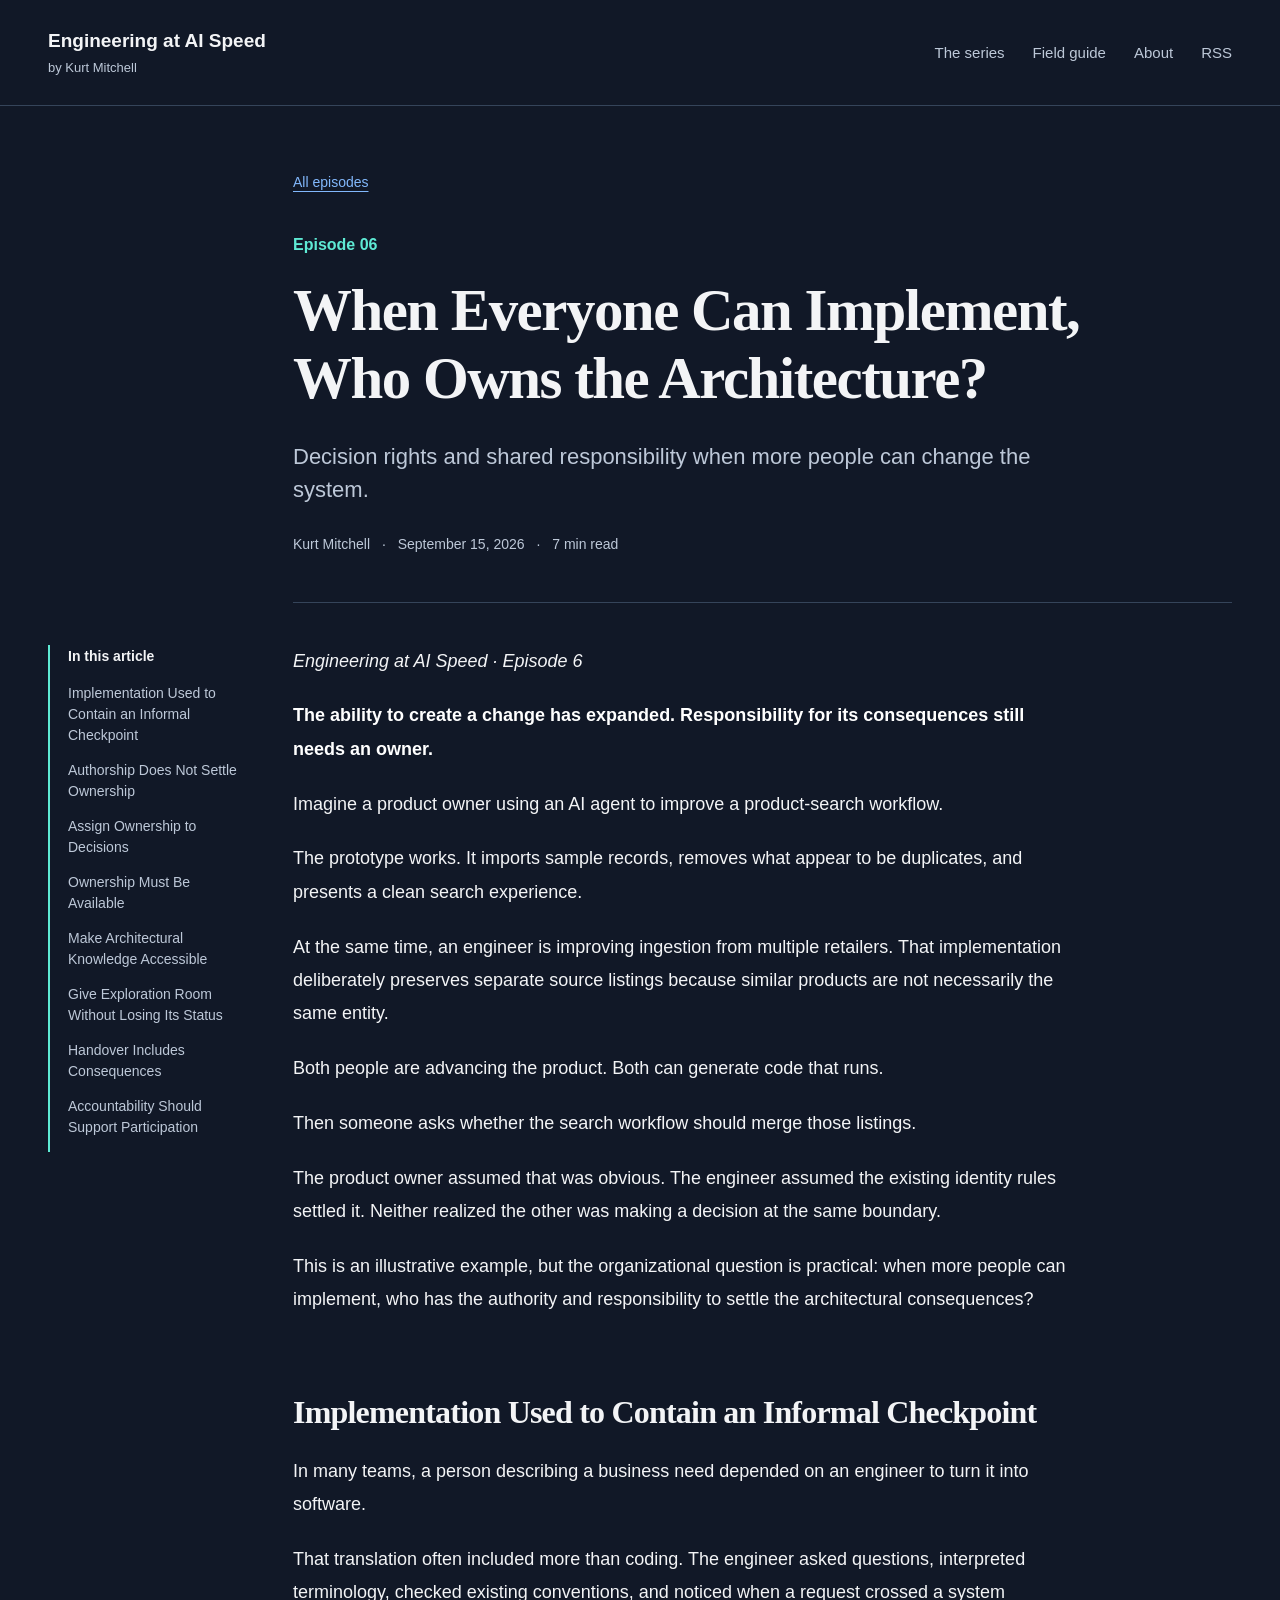
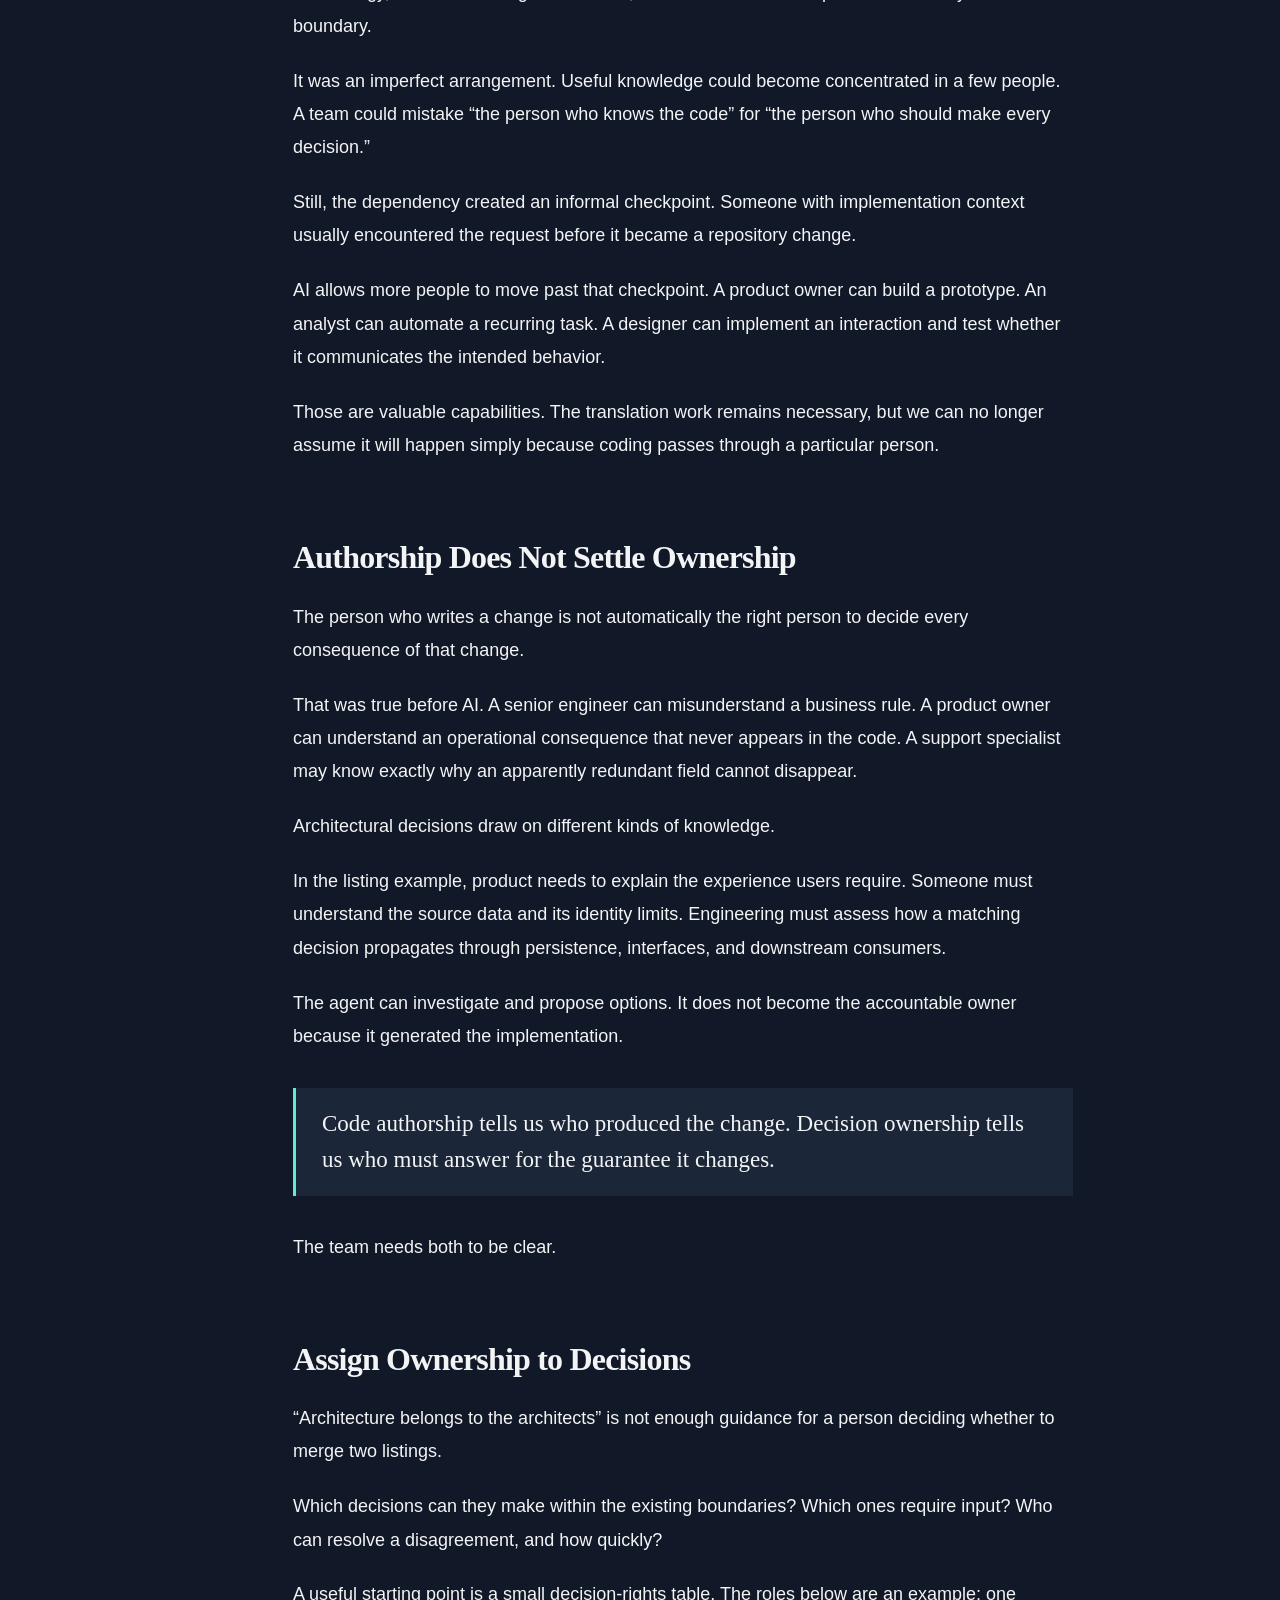
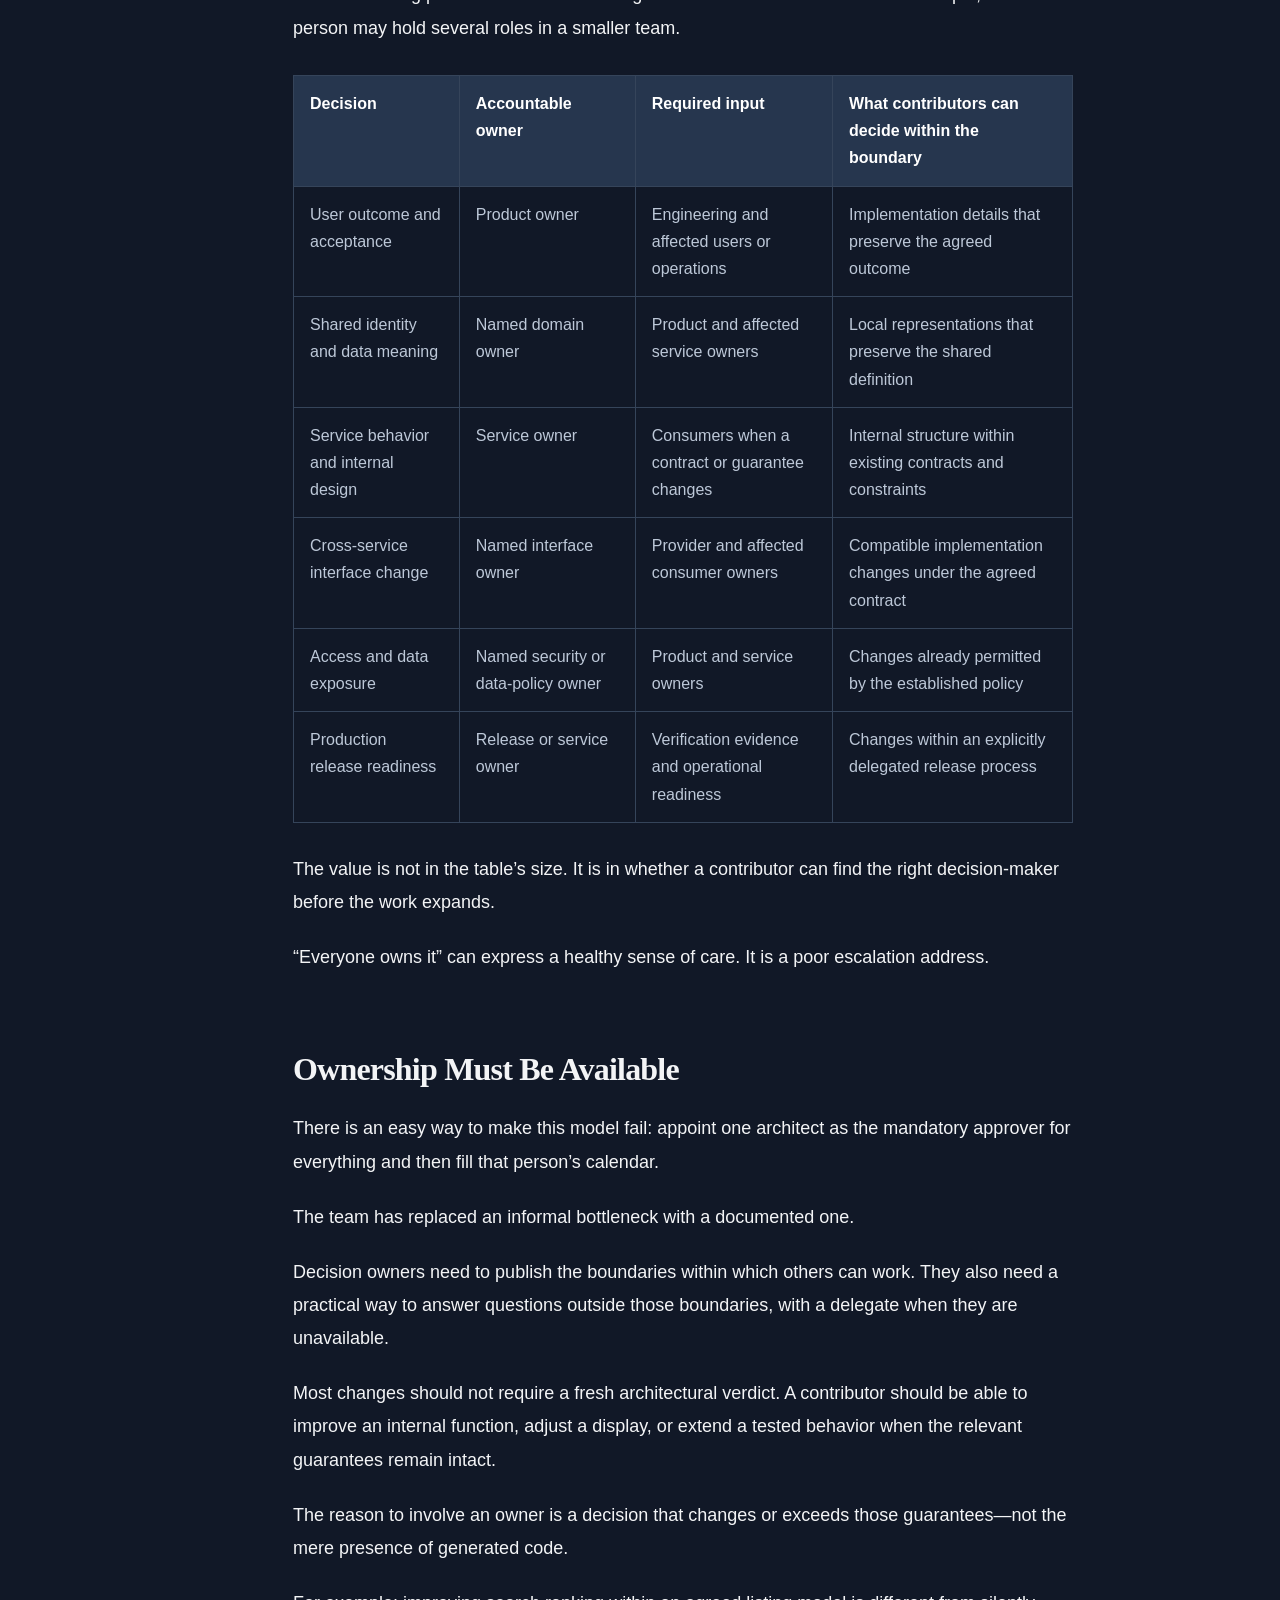
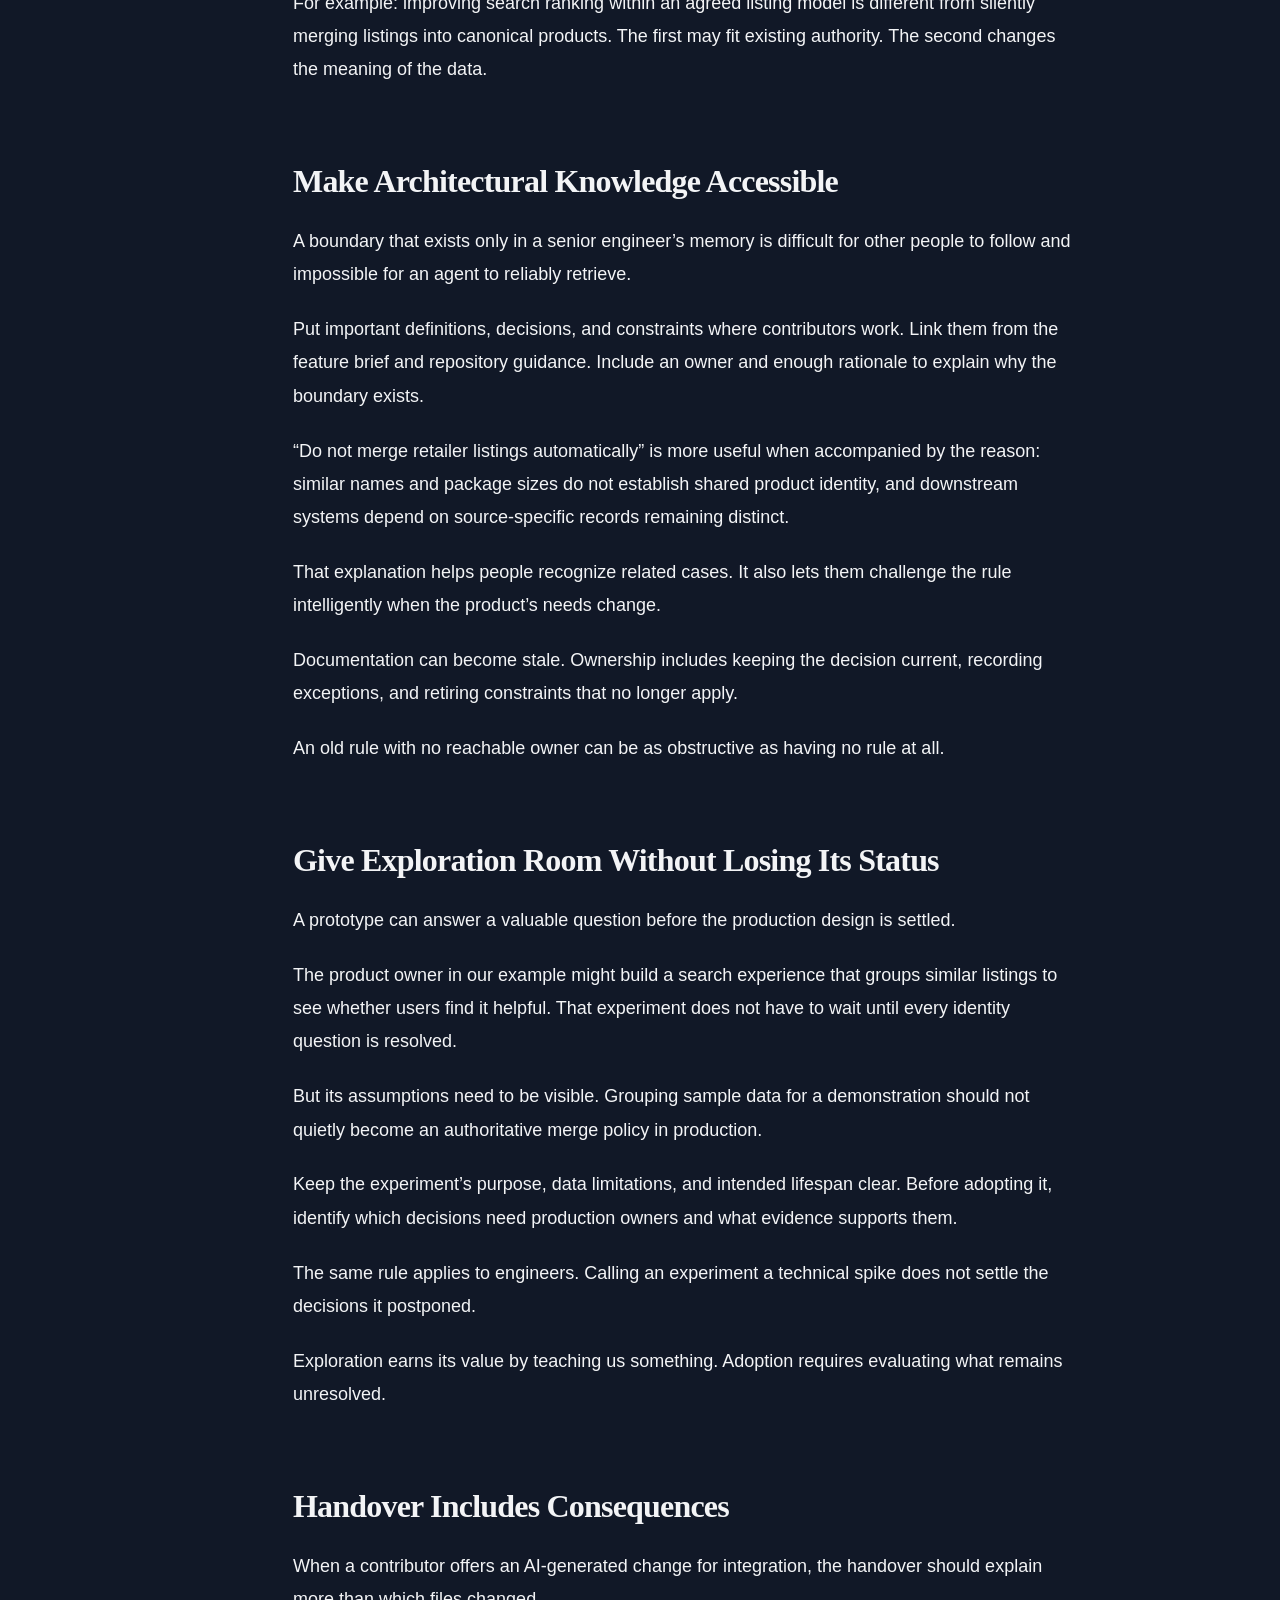
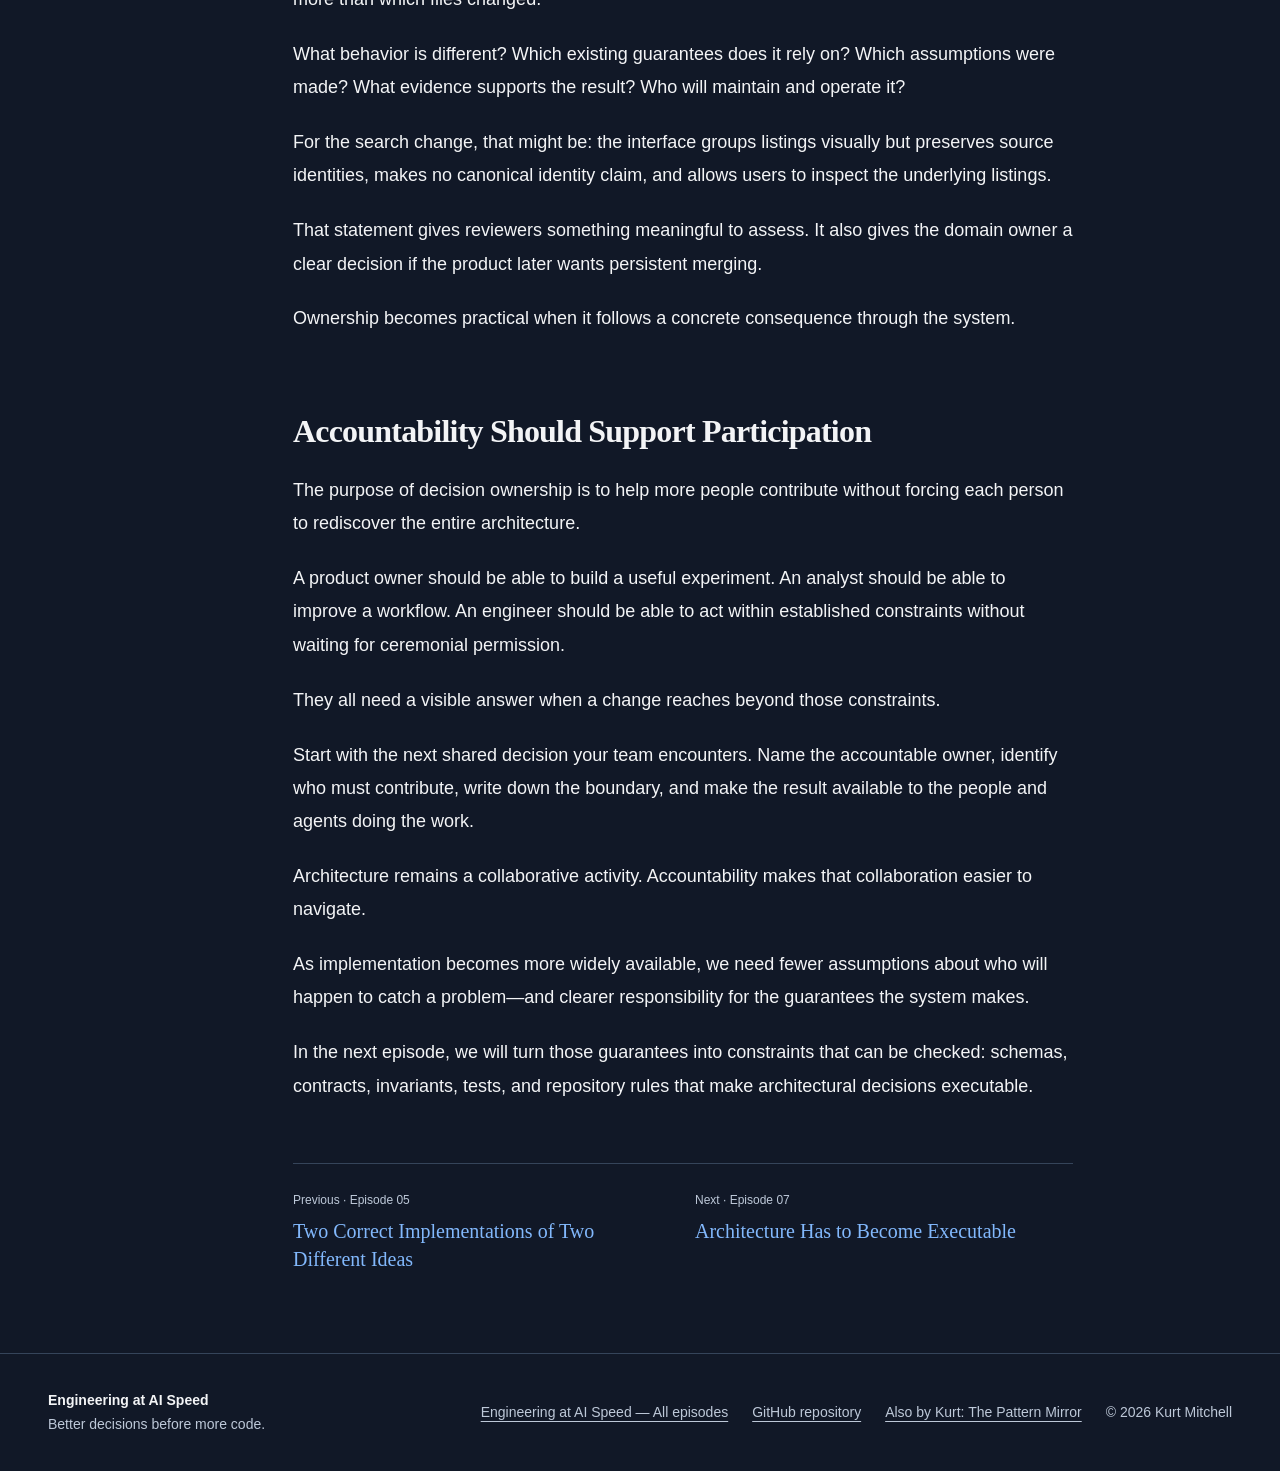
<file: ep6.html>
<!DOCTYPE html>
<html lang="en"><head><meta charset="utf-8"><meta name="viewport" content="width=device-width, initial-scale=1">
<title>When Everyone Can Implement, Who Owns the Architecture? | Engineering at AI Speed</title><meta name="description" content="Decision rights and shared responsibility when more people can change the system.">
<link rel="canonical" href="https://infinyte.github.io/Engineering-at-AI-Speed/ep6.html"><meta property="og:title" content="When Everyone Can Implement, Who Owns the Architecture?">
<meta property="og:description" content="Decision rights and shared responsibility when more people can change the system."><meta property="og:type" content="article">
<meta property="og:url" content="https://infinyte.github.io/Engineering-at-AI-Speed/ep6.html"><meta property="og:image" content="https://infinyte.github.io/Engineering-at-AI-Speed/assets/social-cover.png"><meta property="og:image:width" content="1200"><meta property="og:image:height" content="630">
<meta name="twitter:card" content="summary_large_image"><meta property="og:image:alt" content="Engineering at AI Speed. Implementation became cheap before alignment did.">
<meta name="theme-color" content="#111827"><link rel="icon" href="assets/favicon.svg" type="image/svg+xml">
<link rel="alternate" type="application/rss+xml" title="Engineering at AI Speed" href="feed.xml"><link rel="stylesheet" href="assets/style.css">
</head><body style="--episode-accent:#5eead4"><a class="skip" href="#main">Skip to content</a>
<header class="site-header"><a class="brand" href="index.html">Engineering at AI Speed<span>by Kurt Mitchell</span></a>
<nav aria-label="Main navigation"><a href="index.html#episodes">The series</a><a href="reference.html">Field guide</a><a href="about.html">About</a><a href="feed.xml">RSS</a></nav></header>
<main id="main"><section class="article-hero"><a class="back" href="index.html#episodes">All episodes</a><p class="episode-label">Episode 06</p><h1>When Everyone Can Implement, Who Owns the Architecture?</h1><p class="dek">Decision rights and shared responsibility when more people can change the system.</p><p class="byline">Kurt Mitchell <span>·</span> <time datetime="2026-09-15">September 15, 2026</time> <span>·</span> 7 min read</p></section><div class="article-layout"><aside class="toc" aria-label="On this page"><p>In this article</p><a href="#implementation-used-to-contain-an-informal-checkpoint">Implementation Used to Contain an Informal Checkpoint</a><a href="#authorship-does-not-settle-ownership">Authorship Does Not Settle Ownership</a><a href="#assign-ownership-to-decisions">Assign Ownership to Decisions</a><a href="#ownership-must-be-available">Ownership Must Be Available</a><a href="#make-architectural-knowledge-accessible">Make Architectural Knowledge Accessible</a><a href="#give-exploration-room-without-losing-its-status">Give Exploration Room Without Losing Its Status</a><a href="#handover-includes-consequences">Handover Includes Consequences</a><a href="#accountability-should-support-participation">Accountability Should Support Participation</a></aside><article class="prose"><p><em>Engineering at AI Speed · Episode 6</em></p>
<p><strong>The ability to create a change has expanded. Responsibility for its consequences still needs an owner.</strong></p>
<p>Imagine a product owner using an AI agent to improve a product-search workflow.</p>
<p>The prototype works. It imports sample records, removes what appear to be duplicates, and presents a clean search experience.</p>
<p>At the same time, an engineer is improving ingestion from multiple retailers. That implementation deliberately preserves separate source listings because similar products are not necessarily the same entity.</p>
<p>Both people are advancing the product. Both can generate code that runs.</p>
<p>Then someone asks whether the search workflow should merge those listings.</p>
<p>The product owner assumed that was obvious. The engineer assumed the existing identity rules settled it. Neither realized the other was making a decision at the same boundary.</p>
<p>This is an illustrative example, but the organizational question is practical: when more people can implement, who has the authority and responsibility to settle the architectural consequences?</p>
<h2 id="implementation-used-to-contain-an-informal-checkpoint">Implementation Used to Contain an Informal Checkpoint</h2>
<p>In many teams, a person describing a business need depended on an engineer to turn it into software.</p>
<p>That translation often included more than coding. The engineer asked questions, interpreted terminology, checked existing conventions, and noticed when a request crossed a system boundary.</p>
<p>It was an imperfect arrangement. Useful knowledge could become concentrated in a few people. A team could mistake “the person who knows the code” for “the person who should make every decision.”</p>
<p>Still, the dependency created an informal checkpoint. Someone with implementation context usually encountered the request before it became a repository change.</p>
<p>AI allows more people to move past that checkpoint. A product owner can build a prototype. An analyst can automate a recurring task. A designer can implement an interaction and test whether it communicates the intended behavior.</p>
<p>Those are valuable capabilities. The translation work remains necessary, but we can no longer assume it will happen simply because coding passes through a particular person.</p>
<h2 id="authorship-does-not-settle-ownership">Authorship Does Not Settle Ownership</h2>
<p>The person who writes a change is not automatically the right person to decide every consequence of that change.</p>
<p>That was true before AI. A senior engineer can misunderstand a business rule. A product owner can understand an operational consequence that never appears in the code. A support specialist may know exactly why an apparently redundant field cannot disappear.</p>
<p>Architectural decisions draw on different kinds of knowledge.</p>
<p>In the listing example, product needs to explain the experience users require. Someone must understand the source data and its identity limits. Engineering must assess how a matching decision propagates through persistence, interfaces, and downstream consumers.</p>
<p>The agent can investigate and propose options. It does not become the accountable owner because it generated the implementation.</p>
<blockquote><p>Code authorship tells us who produced the change. Decision ownership tells us who must answer for the guarantee it changes.</p></blockquote>
<p>The team needs both to be clear.</p>
<h2 id="assign-ownership-to-decisions">Assign Ownership to Decisions</h2>
<p>“Architecture belongs to the architects” is not enough guidance for a person deciding whether to merge two listings.</p>
<p>Which decisions can they make within the existing boundaries? Which ones require input? Who can resolve a disagreement, and how quickly?</p>
<p>A useful starting point is a small decision-rights table. The roles below are an example; one person may hold several roles in a smaller team.</p>
<div class="table-scroll" role="region" aria-label="Comparison table" tabindex="0"><table><thead><tr><th scope="col">Decision</th><th scope="col">Accountable owner</th><th scope="col">Required input</th><th scope="col">What contributors can decide within the boundary</th></tr></thead><tbody><tr><td>User outcome and acceptance</td><td>Product owner</td><td>Engineering and affected users or operations</td><td>Implementation details that preserve the agreed outcome</td></tr><tr><td>Shared identity and data meaning</td><td>Named domain owner</td><td>Product and affected service owners</td><td>Local representations that preserve the shared definition</td></tr><tr><td>Service behavior and internal design</td><td>Service owner</td><td>Consumers when a contract or guarantee changes</td><td>Internal structure within existing contracts and constraints</td></tr><tr><td>Cross-service interface change</td><td>Named interface owner</td><td>Provider and affected consumer owners</td><td>Compatible implementation changes under the agreed contract</td></tr><tr><td>Access and data exposure</td><td>Named security or data-policy owner</td><td>Product and service owners</td><td>Changes already permitted by the established policy</td></tr><tr><td>Production release readiness</td><td>Release or service owner</td><td>Verification evidence and operational readiness</td><td>Changes within an explicitly delegated release process</td></tr></tbody></table></div>
<p>The value is not in the table’s size. It is in whether a contributor can find the right decision-maker before the work expands.</p>
<p>“Everyone owns it” can express a healthy sense of care. It is a poor escalation address.</p>
<h2 id="ownership-must-be-available">Ownership Must Be Available</h2>
<p>There is an easy way to make this model fail: appoint one architect as the mandatory approver for everything and then fill that person’s calendar.</p>
<p>The team has replaced an informal bottleneck with a documented one.</p>
<p>Decision owners need to publish the boundaries within which others can work. They also need a practical way to answer questions outside those boundaries, with a delegate when they are unavailable.</p>
<p>Most changes should not require a fresh architectural verdict. A contributor should be able to improve an internal function, adjust a display, or extend a tested behavior when the relevant guarantees remain intact.</p>
<p>The reason to involve an owner is a decision that changes or exceeds those guarantees—not the mere presence of generated code.</p>
<p>For example: improving search ranking within an agreed listing model is different from silently merging listings into canonical products. The first may fit existing authority. The second changes the meaning of the data.</p>
<h2 id="make-architectural-knowledge-accessible">Make Architectural Knowledge Accessible</h2>
<p>A boundary that exists only in a senior engineer’s memory is difficult for other people to follow and impossible for an agent to reliably retrieve.</p>
<p>Put important definitions, decisions, and constraints where contributors work. Link them from the feature brief and repository guidance. Include an owner and enough rationale to explain why the boundary exists.</p>
<p>“Do not merge retailer listings automatically” is more useful when accompanied by the reason: similar names and package sizes do not establish shared product identity, and downstream systems depend on source-specific records remaining distinct.</p>
<p>That explanation helps people recognize related cases. It also lets them challenge the rule intelligently when the product’s needs change.</p>
<p>Documentation can become stale. Ownership includes keeping the decision current, recording exceptions, and retiring constraints that no longer apply.</p>
<p>An old rule with no reachable owner can be as obstructive as having no rule at all.</p>
<h2 id="give-exploration-room-without-losing-its-status">Give Exploration Room Without Losing Its Status</h2>
<p>A prototype can answer a valuable question before the production design is settled.</p>
<p>The product owner in our example might build a search experience that groups similar listings to see whether users find it helpful. That experiment does not have to wait until every identity question is resolved.</p>
<p>But its assumptions need to be visible. Grouping sample data for a demonstration should not quietly become an authoritative merge policy in production.</p>
<p>Keep the experiment’s purpose, data limitations, and intended lifespan clear. Before adopting it, identify which decisions need production owners and what evidence supports them.</p>
<p>The same rule applies to engineers. Calling an experiment a technical spike does not settle the decisions it postponed.</p>
<p>Exploration earns its value by teaching us something. Adoption requires evaluating what remains unresolved.</p>
<h2 id="handover-includes-consequences">Handover Includes Consequences</h2>
<p>When a contributor offers an AI-generated change for integration, the handover should explain more than which files changed.</p>
<p>What behavior is different? Which existing guarantees does it rely on? Which assumptions were made? What evidence supports the result? Who will maintain and operate it?</p>
<p>For the search change, that might be: the interface groups listings visually but preserves source identities, makes no canonical identity claim, and allows users to inspect the underlying listings.</p>
<p>That statement gives reviewers something meaningful to assess. It also gives the domain owner a clear decision if the product later wants persistent merging.</p>
<p>Ownership becomes practical when it follows a concrete consequence through the system.</p>
<h2 id="accountability-should-support-participation">Accountability Should Support Participation</h2>
<p>The purpose of decision ownership is to help more people contribute without forcing each person to rediscover the entire architecture.</p>
<p>A product owner should be able to build a useful experiment. An analyst should be able to improve a workflow. An engineer should be able to act within established constraints without waiting for ceremonial permission.</p>
<p>They all need a visible answer when a change reaches beyond those constraints.</p>
<p>Start with the next shared decision your team encounters. Name the accountable owner, identify who must contribute, write down the boundary, and make the result available to the people and agents doing the work.</p>
<p>Architecture remains a collaborative activity. Accountability makes that collaboration easier to navigate.</p>
<p>As implementation becomes more widely available, we need fewer assumptions about who will happen to catch a problem—and clearer responsibility for the guarantees the system makes.</p>
<p>In the next episode, we will turn those guarantees into constraints that can be checked: schemas, contracts, invariants, tests, and repository rules that make architectural decisions executable.</p><nav class="episode-navigation" aria-label="Episode navigation"><a href="ep5.html"><span>Previous · Episode 05</span>Two Correct Implementations of Two Different Ideas</a><a href="ep7.html"><span>Next · Episode 07</span>Architecture Has to Become Executable</a></nav></article></div></main>
<footer class="site-footer"><p><strong>Engineering at AI Speed</strong><br>Better decisions before more code.</p><div><a href="index.html#episodes">Engineering at AI Speed — All episodes</a><a href="https://github.com/infinyte/Engineering-at-AI-Speed">GitHub repository</a><a href="https://infinyte.github.io/Pattern-Mirror/">Also by Kurt: The Pattern Mirror</a><span>© 2026 Kurt Mitchell</span></div></footer>
</body></html>
</file>
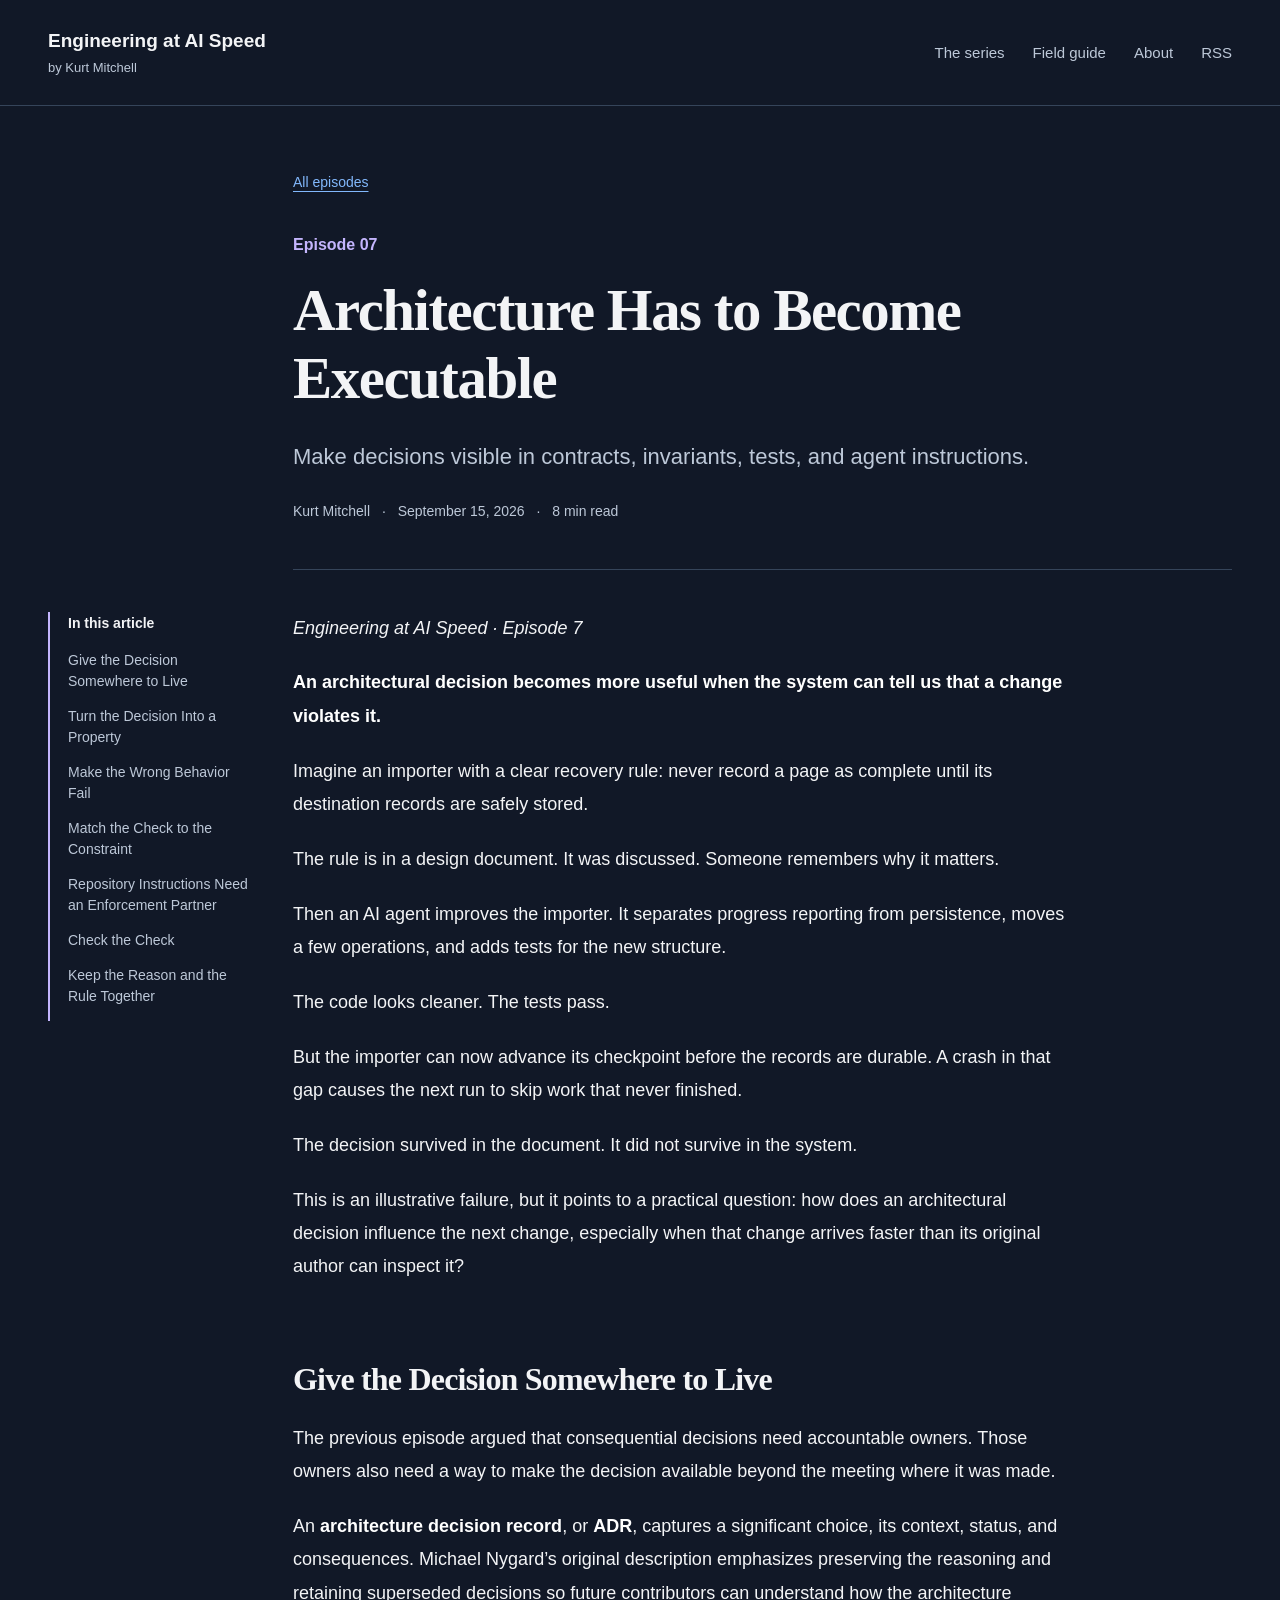
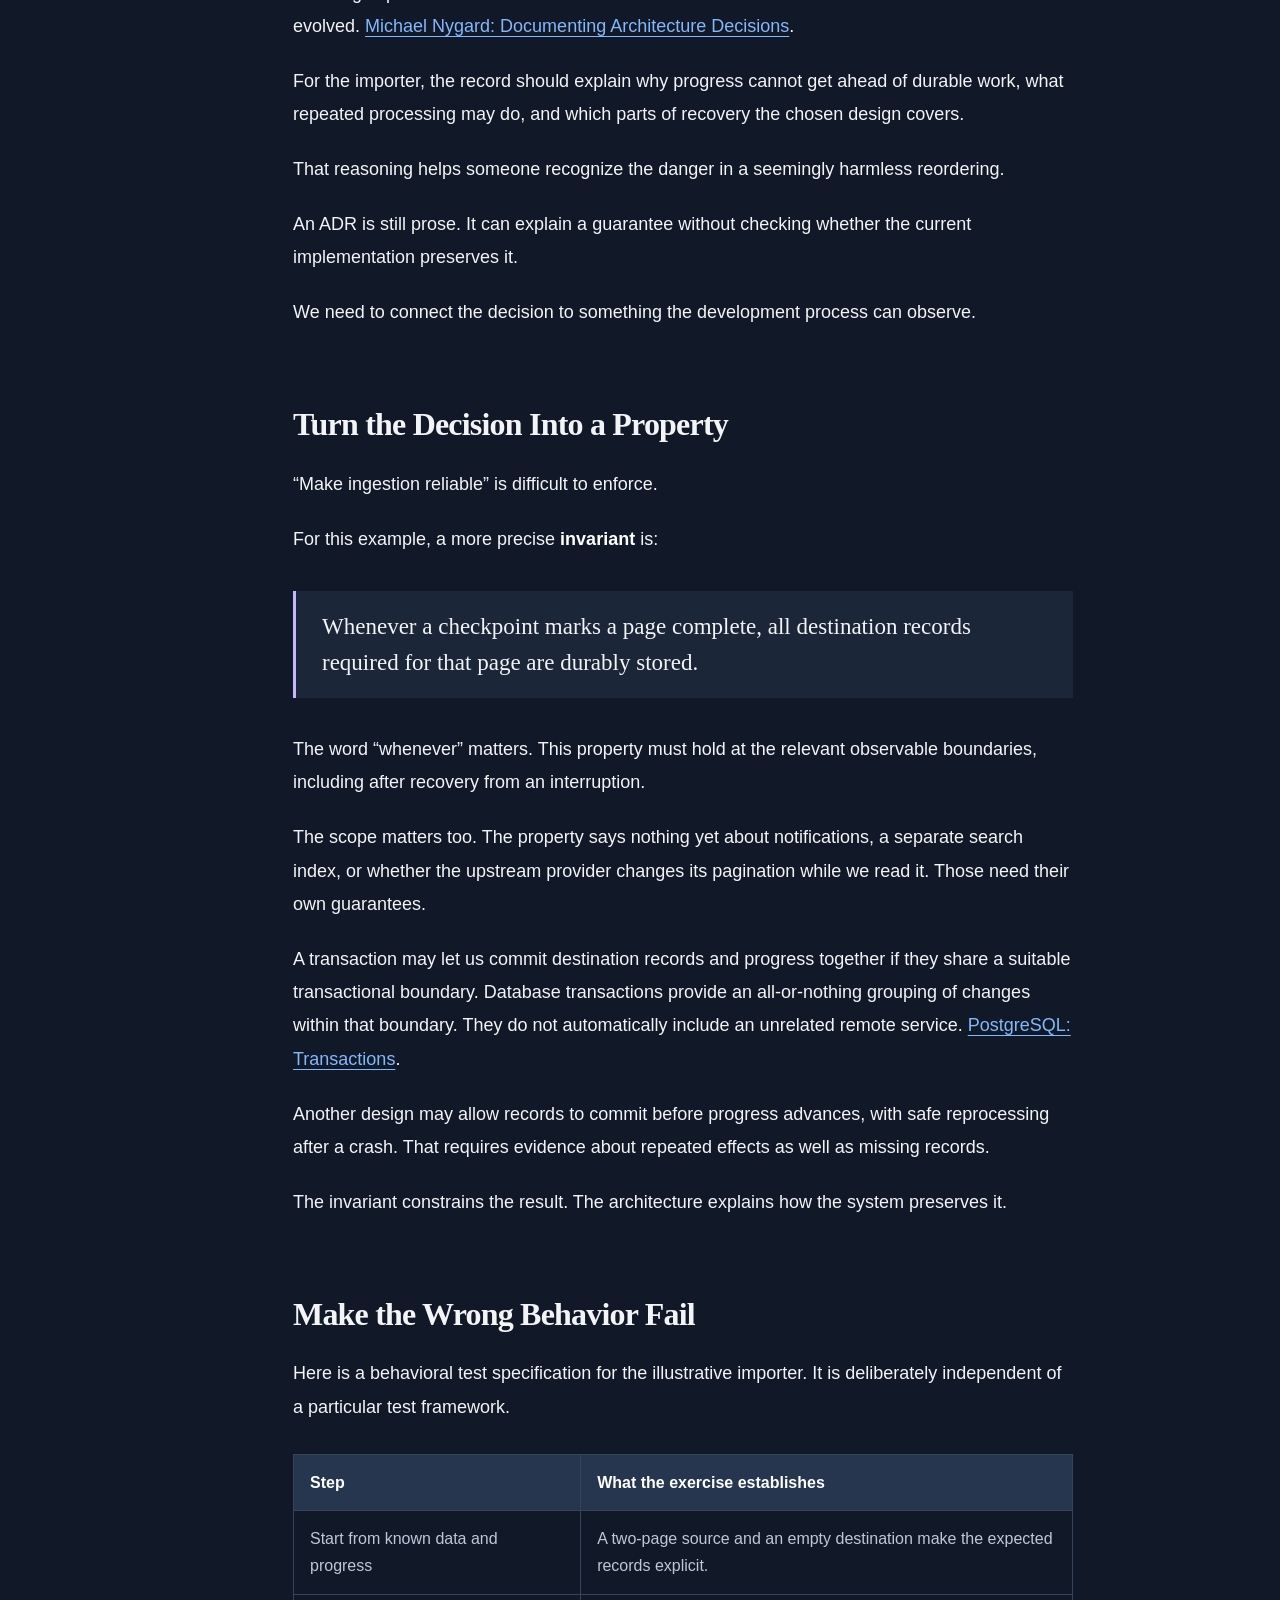
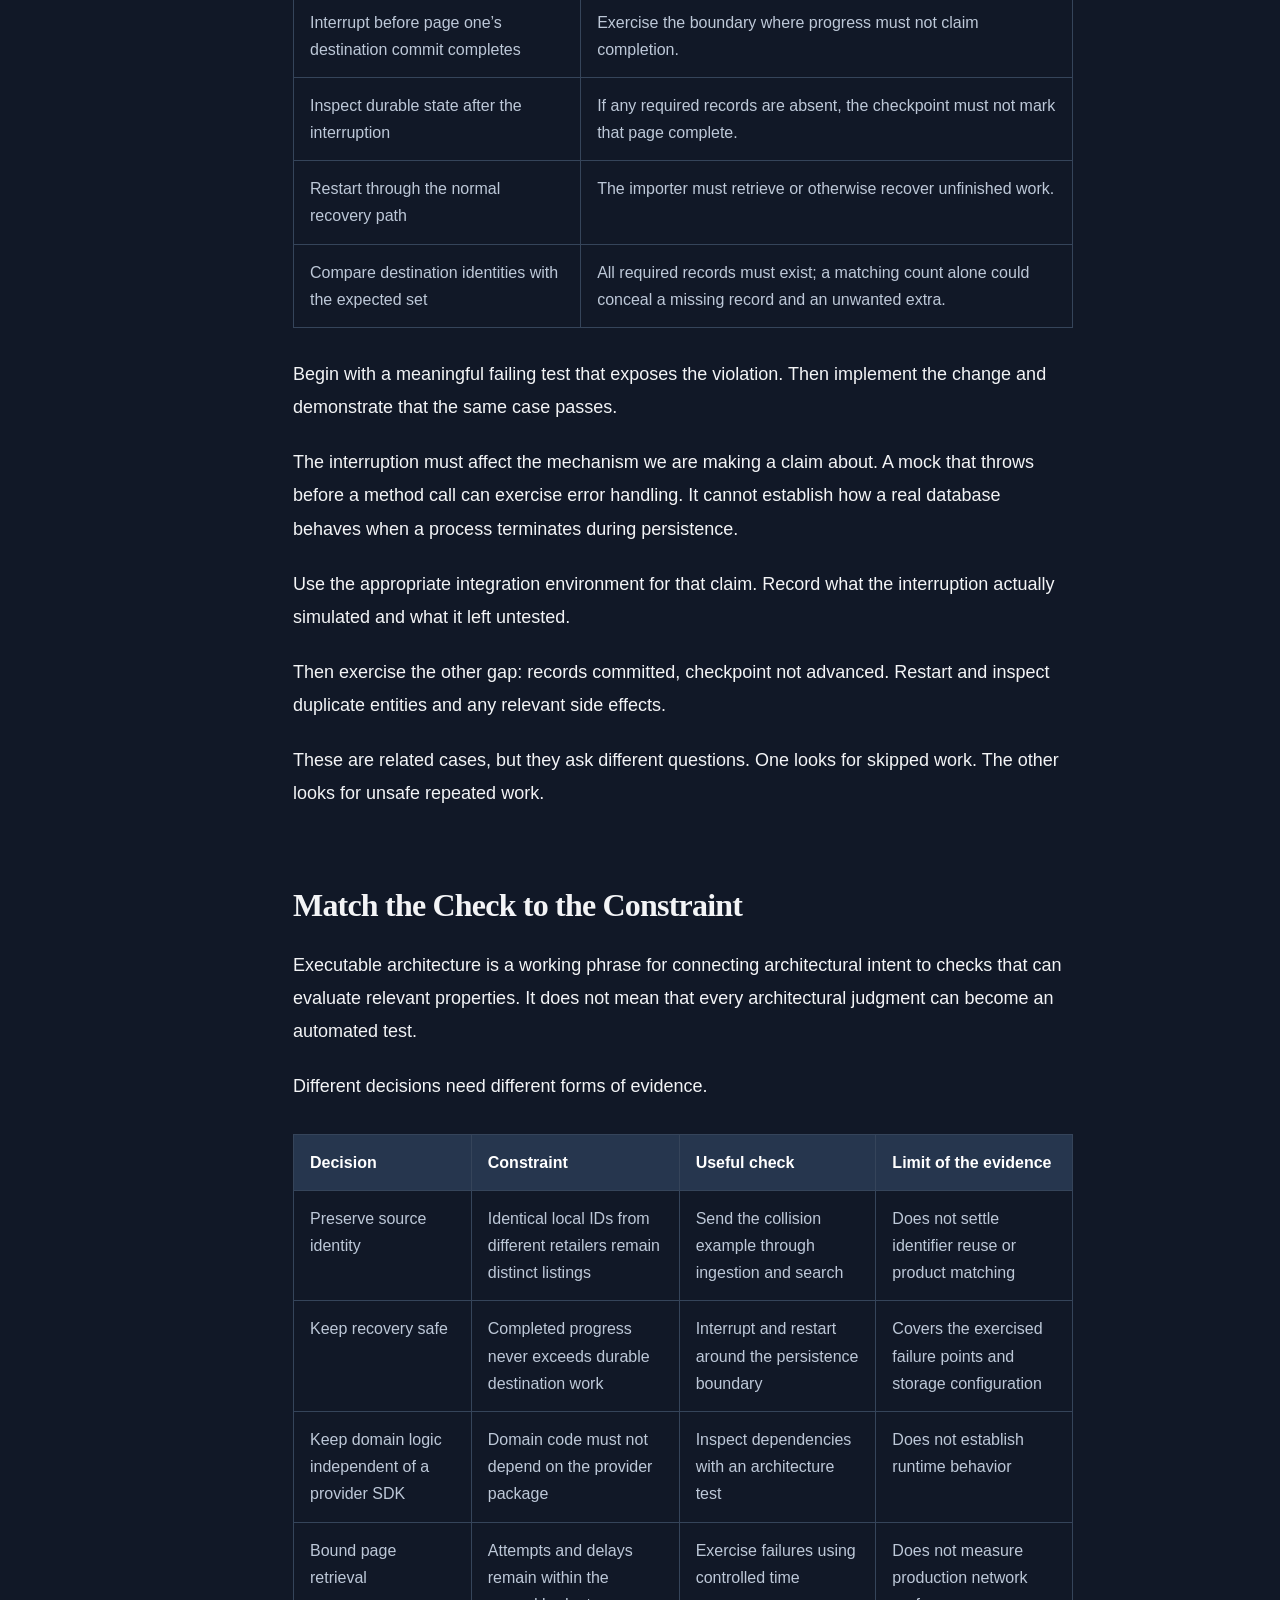
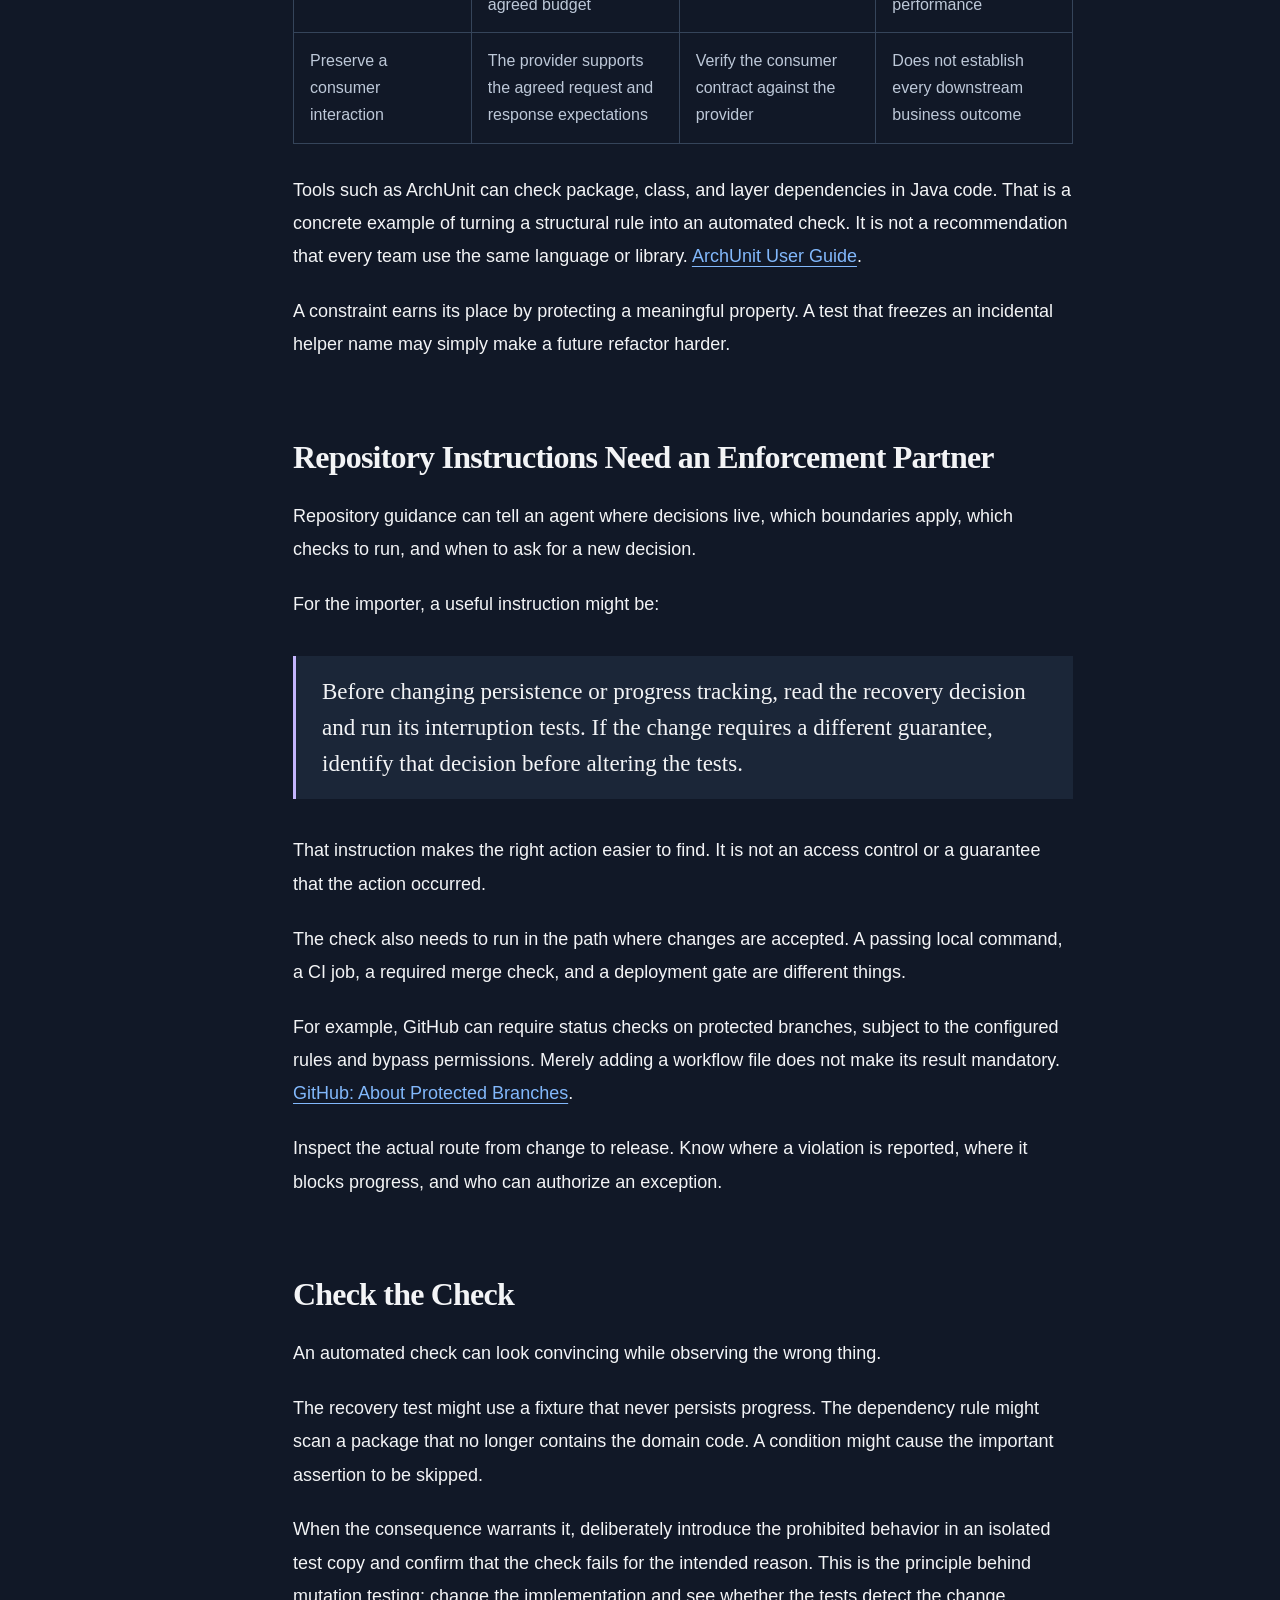
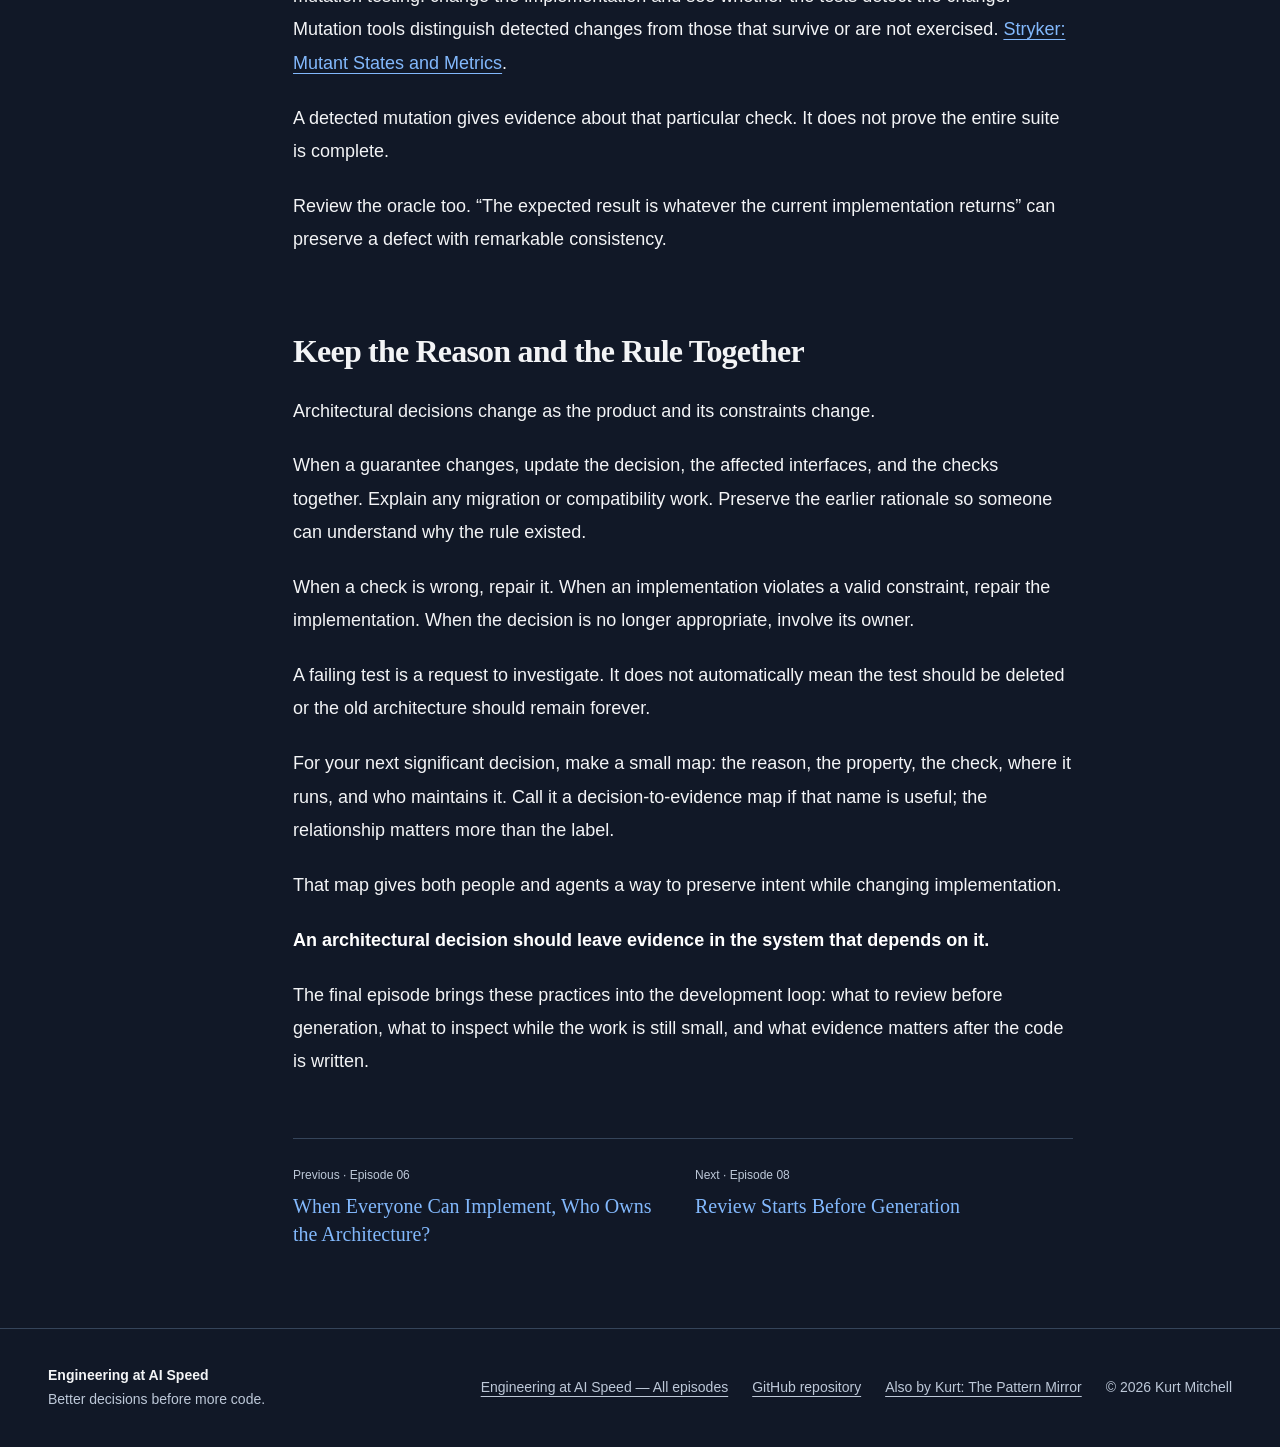
<file: ep7.html>
<!DOCTYPE html>
<html lang="en"><head><meta charset="utf-8"><meta name="viewport" content="width=device-width, initial-scale=1">
<title>Architecture Has to Become Executable | Engineering at AI Speed</title><meta name="description" content="Make decisions visible in contracts, invariants, tests, and agent instructions.">
<link rel="canonical" href="https://infinyte.github.io/Engineering-at-AI-Speed/ep7.html"><meta property="og:title" content="Architecture Has to Become Executable">
<meta property="og:description" content="Make decisions visible in contracts, invariants, tests, and agent instructions."><meta property="og:type" content="article">
<meta property="og:url" content="https://infinyte.github.io/Engineering-at-AI-Speed/ep7.html"><meta property="og:image" content="https://infinyte.github.io/Engineering-at-AI-Speed/assets/social-cover.png"><meta property="og:image:width" content="1200"><meta property="og:image:height" content="630">
<meta name="twitter:card" content="summary_large_image"><meta property="og:image:alt" content="Engineering at AI Speed. Implementation became cheap before alignment did.">
<meta name="theme-color" content="#111827"><link rel="icon" href="assets/favicon.svg" type="image/svg+xml">
<link rel="alternate" type="application/rss+xml" title="Engineering at AI Speed" href="feed.xml"><link rel="stylesheet" href="assets/style.css">
</head><body style="--episode-accent:#c4b5fd"><a class="skip" href="#main">Skip to content</a>
<header class="site-header"><a class="brand" href="index.html">Engineering at AI Speed<span>by Kurt Mitchell</span></a>
<nav aria-label="Main navigation"><a href="index.html#episodes">The series</a><a href="reference.html">Field guide</a><a href="about.html">About</a><a href="feed.xml">RSS</a></nav></header>
<main id="main"><section class="article-hero"><a class="back" href="index.html#episodes">All episodes</a><p class="episode-label">Episode 07</p><h1>Architecture Has to Become Executable</h1><p class="dek">Make decisions visible in contracts, invariants, tests, and agent instructions.</p><p class="byline">Kurt Mitchell <span>·</span> <time datetime="2026-09-15">September 15, 2026</time> <span>·</span> 8 min read</p></section><div class="article-layout"><aside class="toc" aria-label="On this page"><p>In this article</p><a href="#give-the-decision-somewhere-to-live">Give the Decision Somewhere to Live</a><a href="#turn-the-decision-into-a-property">Turn the Decision Into a Property</a><a href="#make-the-wrong-behavior-fail">Make the Wrong Behavior Fail</a><a href="#match-the-check-to-the-constraint">Match the Check to the Constraint</a><a href="#repository-instructions-need-an-enforcement-partner">Repository Instructions Need an Enforcement Partner</a><a href="#check-the-check">Check the Check</a><a href="#keep-the-reason-and-the-rule-together">Keep the Reason and the Rule Together</a></aside><article class="prose"><p><em>Engineering at AI Speed · Episode 7</em></p>
<p><strong>An architectural decision becomes more useful when the system can tell us that a change violates it.</strong></p>
<p>Imagine an importer with a clear recovery rule: never record a page as complete until its destination records are safely stored.</p>
<p>The rule is in a design document. It was discussed. Someone remembers why it matters.</p>
<p>Then an AI agent improves the importer. It separates progress reporting from persistence, moves a few operations, and adds tests for the new structure.</p>
<p>The code looks cleaner. The tests pass.</p>
<p>But the importer can now advance its checkpoint before the records are durable. A crash in that gap causes the next run to skip work that never finished.</p>
<p>The decision survived in the document. It did not survive in the system.</p>
<p>This is an illustrative failure, but it points to a practical question: how does an architectural decision influence the next change, especially when that change arrives faster than its original author can inspect it?</p>
<h2 id="give-the-decision-somewhere-to-live">Give the Decision Somewhere to Live</h2>
<p>The previous episode argued that consequential decisions need accountable owners. Those owners also need a way to make the decision available beyond the meeting where it was made.</p>
<p>An <strong>architecture decision record</strong>, or <strong>ADR</strong>, captures a significant choice, its context, status, and consequences. Michael Nygard’s original description emphasizes preserving the reasoning and retaining superseded decisions so future contributors can understand how the architecture evolved. <a href="https://cognitect.com/blog/2011/11/15/documenting-architecture-decisions">Michael Nygard: Documenting Architecture Decisions</a>.</p>
<p>For the importer, the record should explain why progress cannot get ahead of durable work, what repeated processing may do, and which parts of recovery the chosen design covers.</p>
<p>That reasoning helps someone recognize the danger in a seemingly harmless reordering.</p>
<p>An ADR is still prose. It can explain a guarantee without checking whether the current implementation preserves it.</p>
<p>We need to connect the decision to something the development process can observe.</p>
<h2 id="turn-the-decision-into-a-property">Turn the Decision Into a Property</h2>
<p>“Make ingestion reliable” is difficult to enforce.</p>
<p>For this example, a more precise <strong>invariant</strong> is:</p>
<blockquote><p>Whenever a checkpoint marks a page complete, all destination records required for that page are durably stored.</p></blockquote>
<p>The word “whenever” matters. This property must hold at the relevant observable boundaries, including after recovery from an interruption.</p>
<p>The scope matters too. The property says nothing yet about notifications, a separate search index, or whether the upstream provider changes its pagination while we read it. Those need their own guarantees.</p>
<p>A transaction may let us commit destination records and progress together if they share a suitable transactional boundary. Database transactions provide an all-or-nothing grouping of changes within that boundary. They do not automatically include an unrelated remote service. <a href="https://www.postgresql.org/docs/current/tutorial-transactions.html">PostgreSQL: Transactions</a>.</p>
<p>Another design may allow records to commit before progress advances, with safe reprocessing after a crash. That requires evidence about repeated effects as well as missing records.</p>
<p>The invariant constrains the result. The architecture explains how the system preserves it.</p>
<h2 id="make-the-wrong-behavior-fail">Make the Wrong Behavior Fail</h2>
<p>Here is a behavioral test specification for the illustrative importer. It is deliberately independent of a particular test framework.</p>
<div class="table-scroll" role="region" aria-label="Comparison table" tabindex="0"><table><thead><tr><th scope="col">Step</th><th scope="col">What the exercise establishes</th></tr></thead><tbody><tr><td>Start from known data and progress</td><td>A two-page source and an empty destination make the expected records explicit.</td></tr><tr><td>Interrupt before page one’s destination commit completes</td><td>Exercise the boundary where progress must not claim completion.</td></tr><tr><td>Inspect durable state after the interruption</td><td>If any required records are absent, the checkpoint must not mark that page complete.</td></tr><tr><td>Restart through the normal recovery path</td><td>The importer must retrieve or otherwise recover unfinished work.</td></tr><tr><td>Compare destination identities with the expected set</td><td>All required records must exist; a matching count alone could conceal a missing record and an unwanted extra.</td></tr></tbody></table></div>
<p>Begin with a meaningful failing test that exposes the violation. Then implement the change and demonstrate that the same case passes.</p>
<p>The interruption must affect the mechanism we are making a claim about. A mock that throws before a method call can exercise error handling. It cannot establish how a real database behaves when a process terminates during persistence.</p>
<p>Use the appropriate integration environment for that claim. Record what the interruption actually simulated and what it left untested.</p>
<p>Then exercise the other gap: records committed, checkpoint not advanced. Restart and inspect duplicate entities and any relevant side effects.</p>
<p>These are related cases, but they ask different questions. One looks for skipped work. The other looks for unsafe repeated work.</p>
<h2 id="match-the-check-to-the-constraint">Match the Check to the Constraint</h2>
<p>Executable architecture is a working phrase for connecting architectural intent to checks that can evaluate relevant properties. It does not mean that every architectural judgment can become an automated test.</p>
<p>Different decisions need different forms of evidence.</p>
<div class="table-scroll" role="region" aria-label="Comparison table" tabindex="0"><table><thead><tr><th scope="col">Decision</th><th scope="col">Constraint</th><th scope="col">Useful check</th><th scope="col">Limit of the evidence</th></tr></thead><tbody><tr><td>Preserve source identity</td><td>Identical local IDs from different retailers remain distinct listings</td><td>Send the collision example through ingestion and search</td><td>Does not settle identifier reuse or product matching</td></tr><tr><td>Keep recovery safe</td><td>Completed progress never exceeds durable destination work</td><td>Interrupt and restart around the persistence boundary</td><td>Covers the exercised failure points and storage configuration</td></tr><tr><td>Keep domain logic independent of a provider SDK</td><td>Domain code must not depend on the provider package</td><td>Inspect dependencies with an architecture test</td><td>Does not establish runtime behavior</td></tr><tr><td>Bound page retrieval</td><td>Attempts and delays remain within the agreed budget</td><td>Exercise failures using controlled time</td><td>Does not measure production network performance</td></tr><tr><td>Preserve a consumer interaction</td><td>The provider supports the agreed request and response expectations</td><td>Verify the consumer contract against the provider</td><td>Does not establish every downstream business outcome</td></tr></tbody></table></div>
<p>Tools such as ArchUnit can check package, class, and layer dependencies in Java code. That is a concrete example of turning a structural rule into an automated check. It is not a recommendation that every team use the same language or library. <a href="https://www.archunit.org/userguide/html/000_Index.html">ArchUnit User Guide</a>.</p>
<p>A constraint earns its place by protecting a meaningful property. A test that freezes an incidental helper name may simply make a future refactor harder.</p>
<h2 id="repository-instructions-need-an-enforcement-partner">Repository Instructions Need an Enforcement Partner</h2>
<p>Repository guidance can tell an agent where decisions live, which boundaries apply, which checks to run, and when to ask for a new decision.</p>
<p>For the importer, a useful instruction might be:</p>
<blockquote><p>Before changing persistence or progress tracking, read the recovery decision and run its interruption tests. If the change requires a different guarantee, identify that decision before altering the tests.</p></blockquote>
<p>That instruction makes the right action easier to find. It is not an access control or a guarantee that the action occurred.</p>
<p>The check also needs to run in the path where changes are accepted. A passing local command, a CI job, a required merge check, and a deployment gate are different things.</p>
<p>For example, GitHub can require status checks on protected branches, subject to the configured rules and bypass permissions. Merely adding a workflow file does not make its result mandatory. <a href="https://docs.github.com/en/repositories/configuring-branches-and-merges-in-your-repository/managing-protected-branches/about-protected-branches">GitHub: About Protected Branches</a>.</p>
<p>Inspect the actual route from change to release. Know where a violation is reported, where it blocks progress, and who can authorize an exception.</p>
<h2 id="check-the-check">Check the Check</h2>
<p>An automated check can look convincing while observing the wrong thing.</p>
<p>The recovery test might use a fixture that never persists progress. The dependency rule might scan a package that no longer contains the domain code. A condition might cause the important assertion to be skipped.</p>
<p>When the consequence warrants it, deliberately introduce the prohibited behavior in an isolated test copy and confirm that the check fails for the intended reason. This is the principle behind mutation testing: change the implementation and see whether the tests detect the change. Mutation tools distinguish detected changes from those that survive or are not exercised. <a href="https://stryker-mutator.io/docs/mutation-testing-elements/mutant-states-and-metrics/">Stryker: Mutant States and Metrics</a>.</p>
<p>A detected mutation gives evidence about that particular check. It does not prove the entire suite is complete.</p>
<p>Review the oracle too. “The expected result is whatever the current implementation returns” can preserve a defect with remarkable consistency.</p>
<h2 id="keep-the-reason-and-the-rule-together">Keep the Reason and the Rule Together</h2>
<p>Architectural decisions change as the product and its constraints change.</p>
<p>When a guarantee changes, update the decision, the affected interfaces, and the checks together. Explain any migration or compatibility work. Preserve the earlier rationale so someone can understand why the rule existed.</p>
<p>When a check is wrong, repair it. When an implementation violates a valid constraint, repair the implementation. When the decision is no longer appropriate, involve its owner.</p>
<p>A failing test is a request to investigate. It does not automatically mean the test should be deleted or the old architecture should remain forever.</p>
<p>For your next significant decision, make a small map: the reason, the property, the check, where it runs, and who maintains it. Call it a decision-to-evidence map if that name is useful; the relationship matters more than the label.</p>
<p>That map gives both people and agents a way to preserve intent while changing implementation.</p>
<p><strong>An architectural decision should leave evidence in the system that depends on it.</strong></p>
<p>The final episode brings these practices into the development loop: what to review before generation, what to inspect while the work is still small, and what evidence matters after the code is written.</p><nav class="episode-navigation" aria-label="Episode navigation"><a href="ep6.html"><span>Previous · Episode 06</span>When Everyone Can Implement, Who Owns the Architecture?</a><a href="ep8.html"><span>Next · Episode 08</span>Review Starts Before Generation</a></nav></article></div></main>
<footer class="site-footer"><p><strong>Engineering at AI Speed</strong><br>Better decisions before more code.</p><div><a href="index.html#episodes">Engineering at AI Speed — All episodes</a><a href="https://github.com/infinyte/Engineering-at-AI-Speed">GitHub repository</a><a href="https://infinyte.github.io/Pattern-Mirror/">Also by Kurt: The Pattern Mirror</a><span>© 2026 Kurt Mitchell</span></div></footer>
</body></html>
</file>
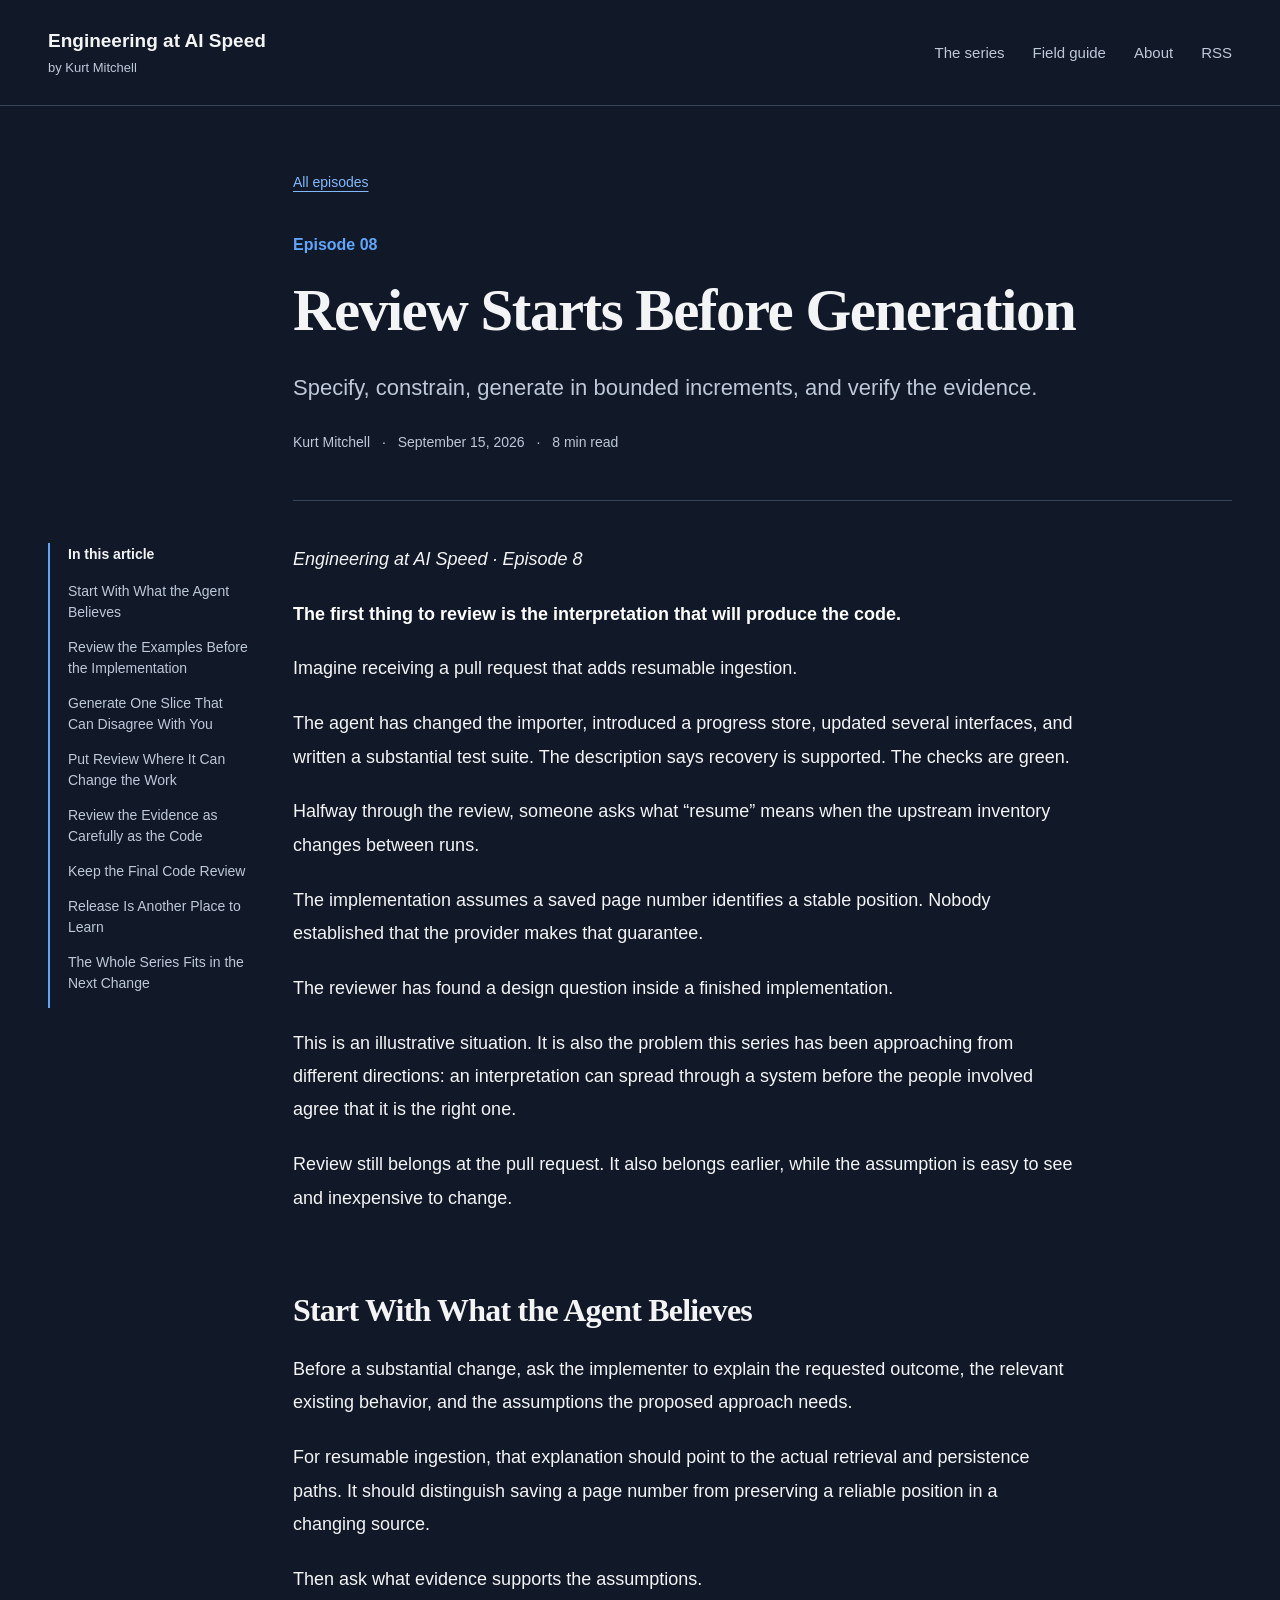
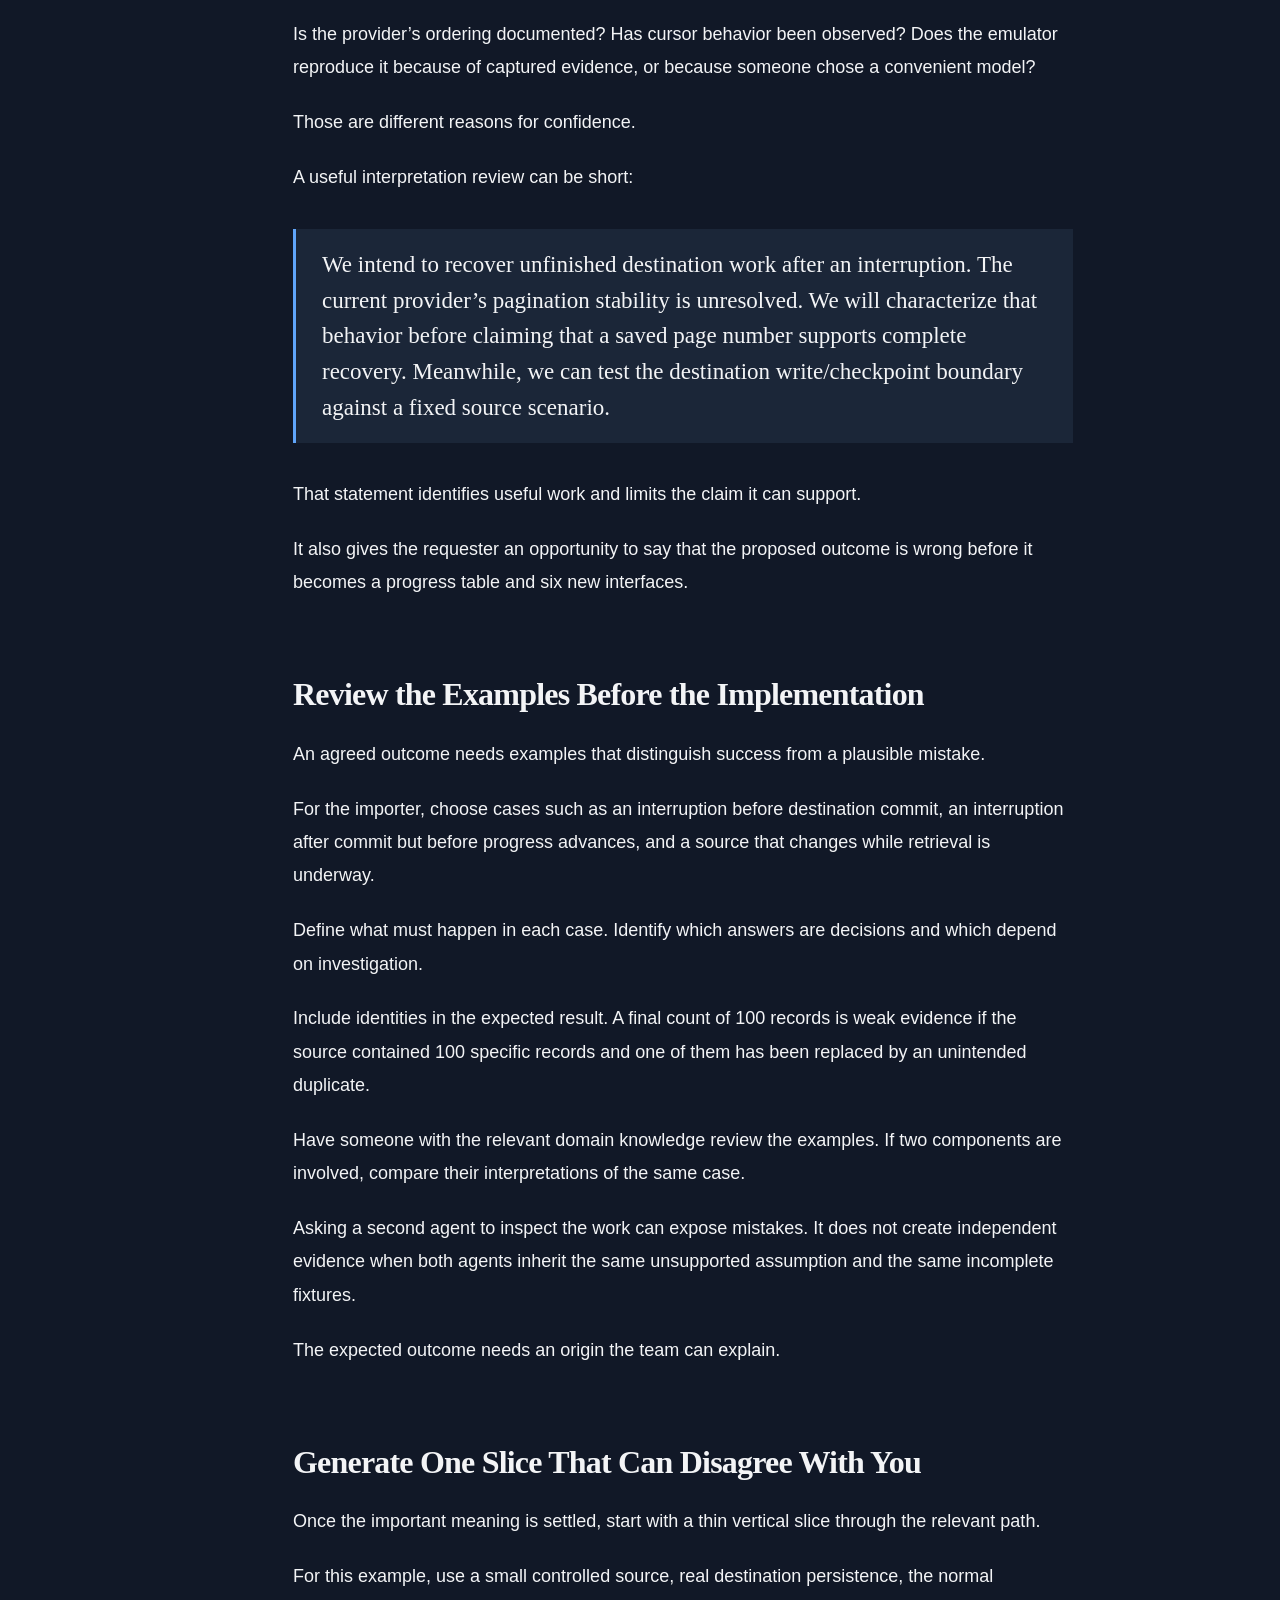
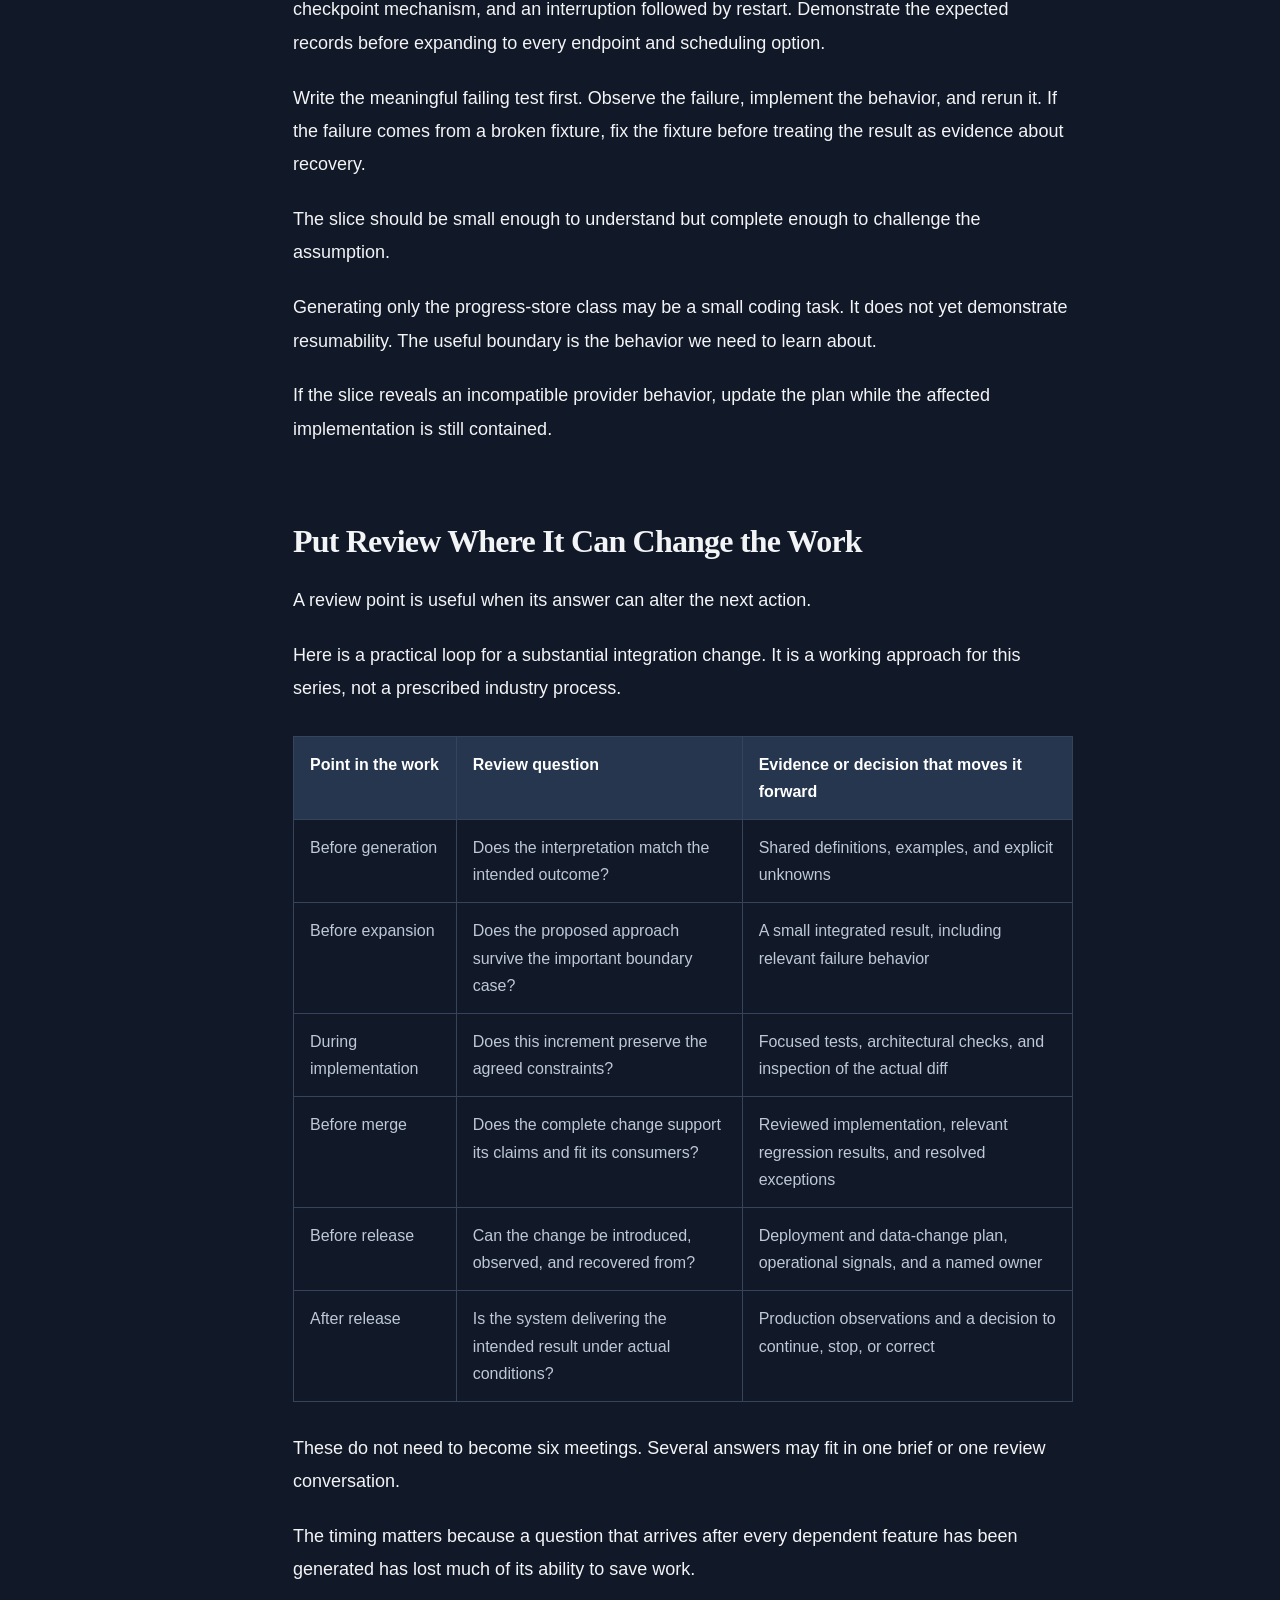
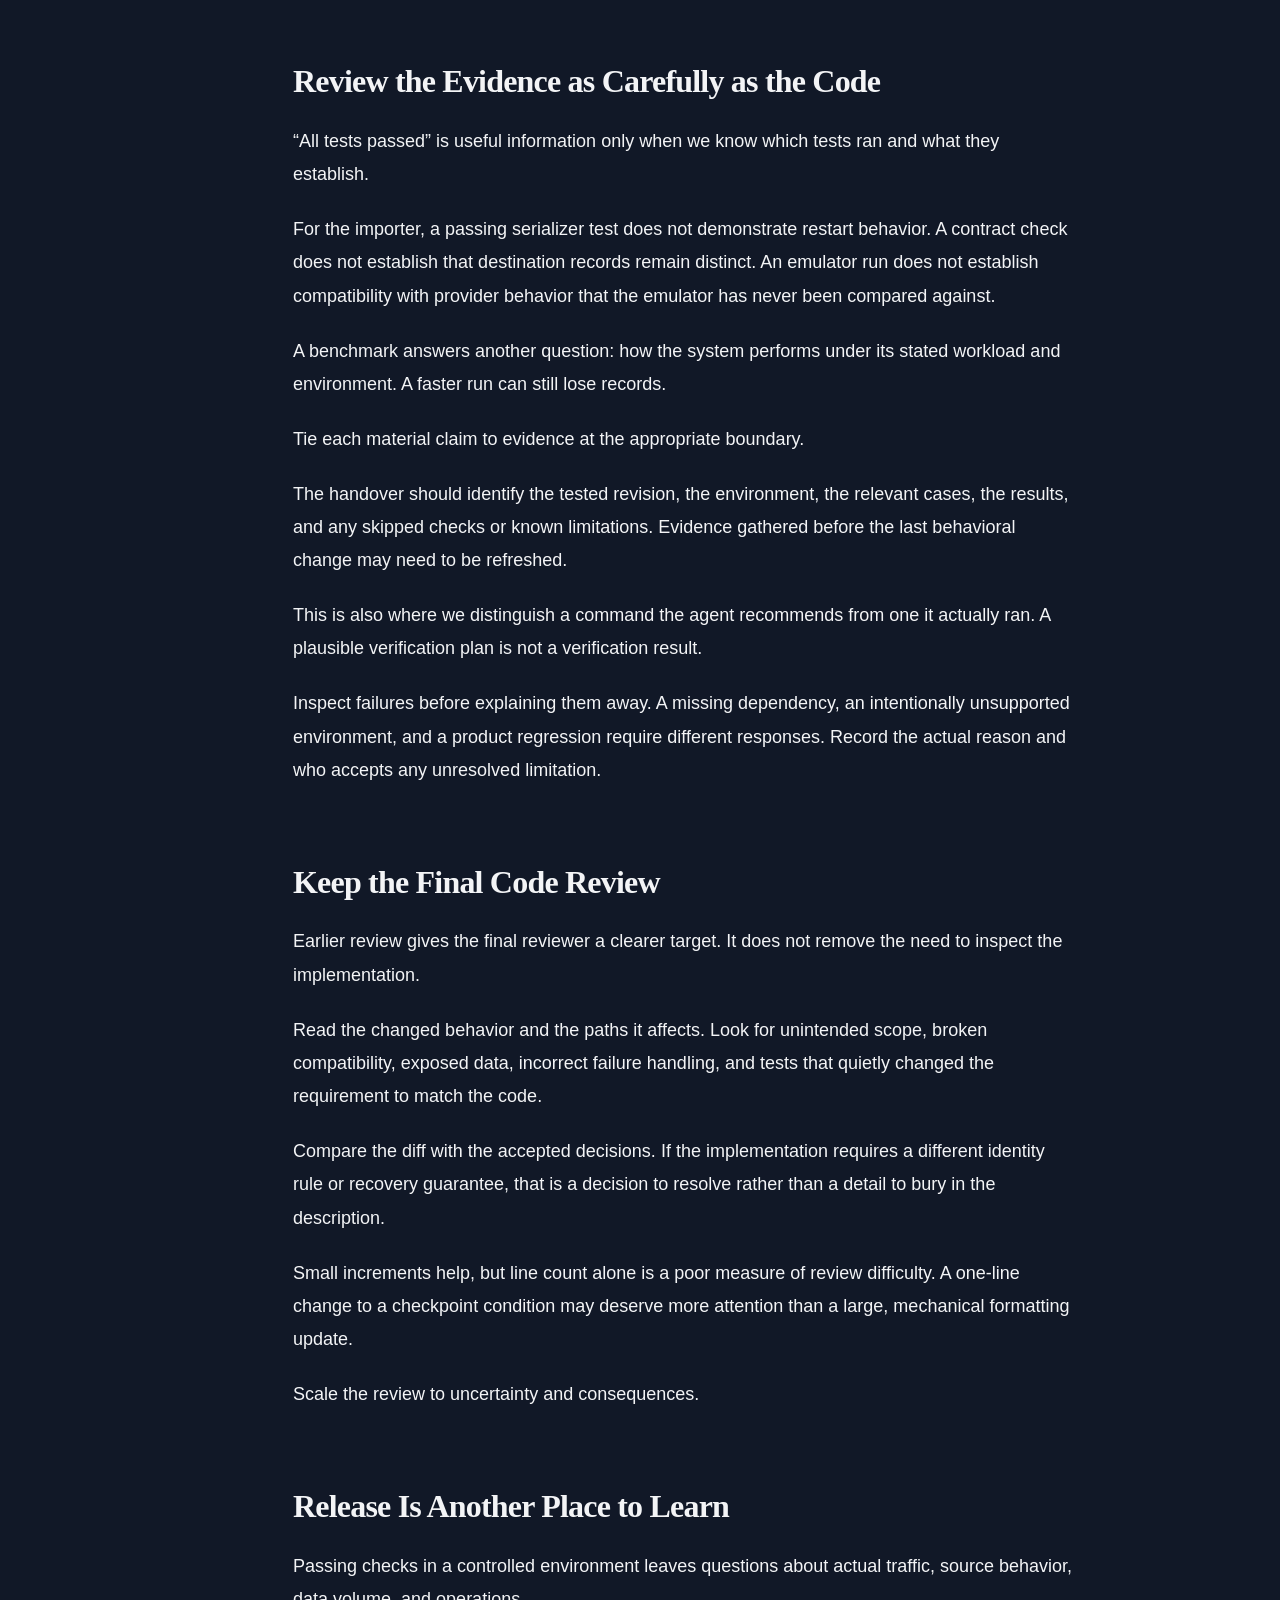
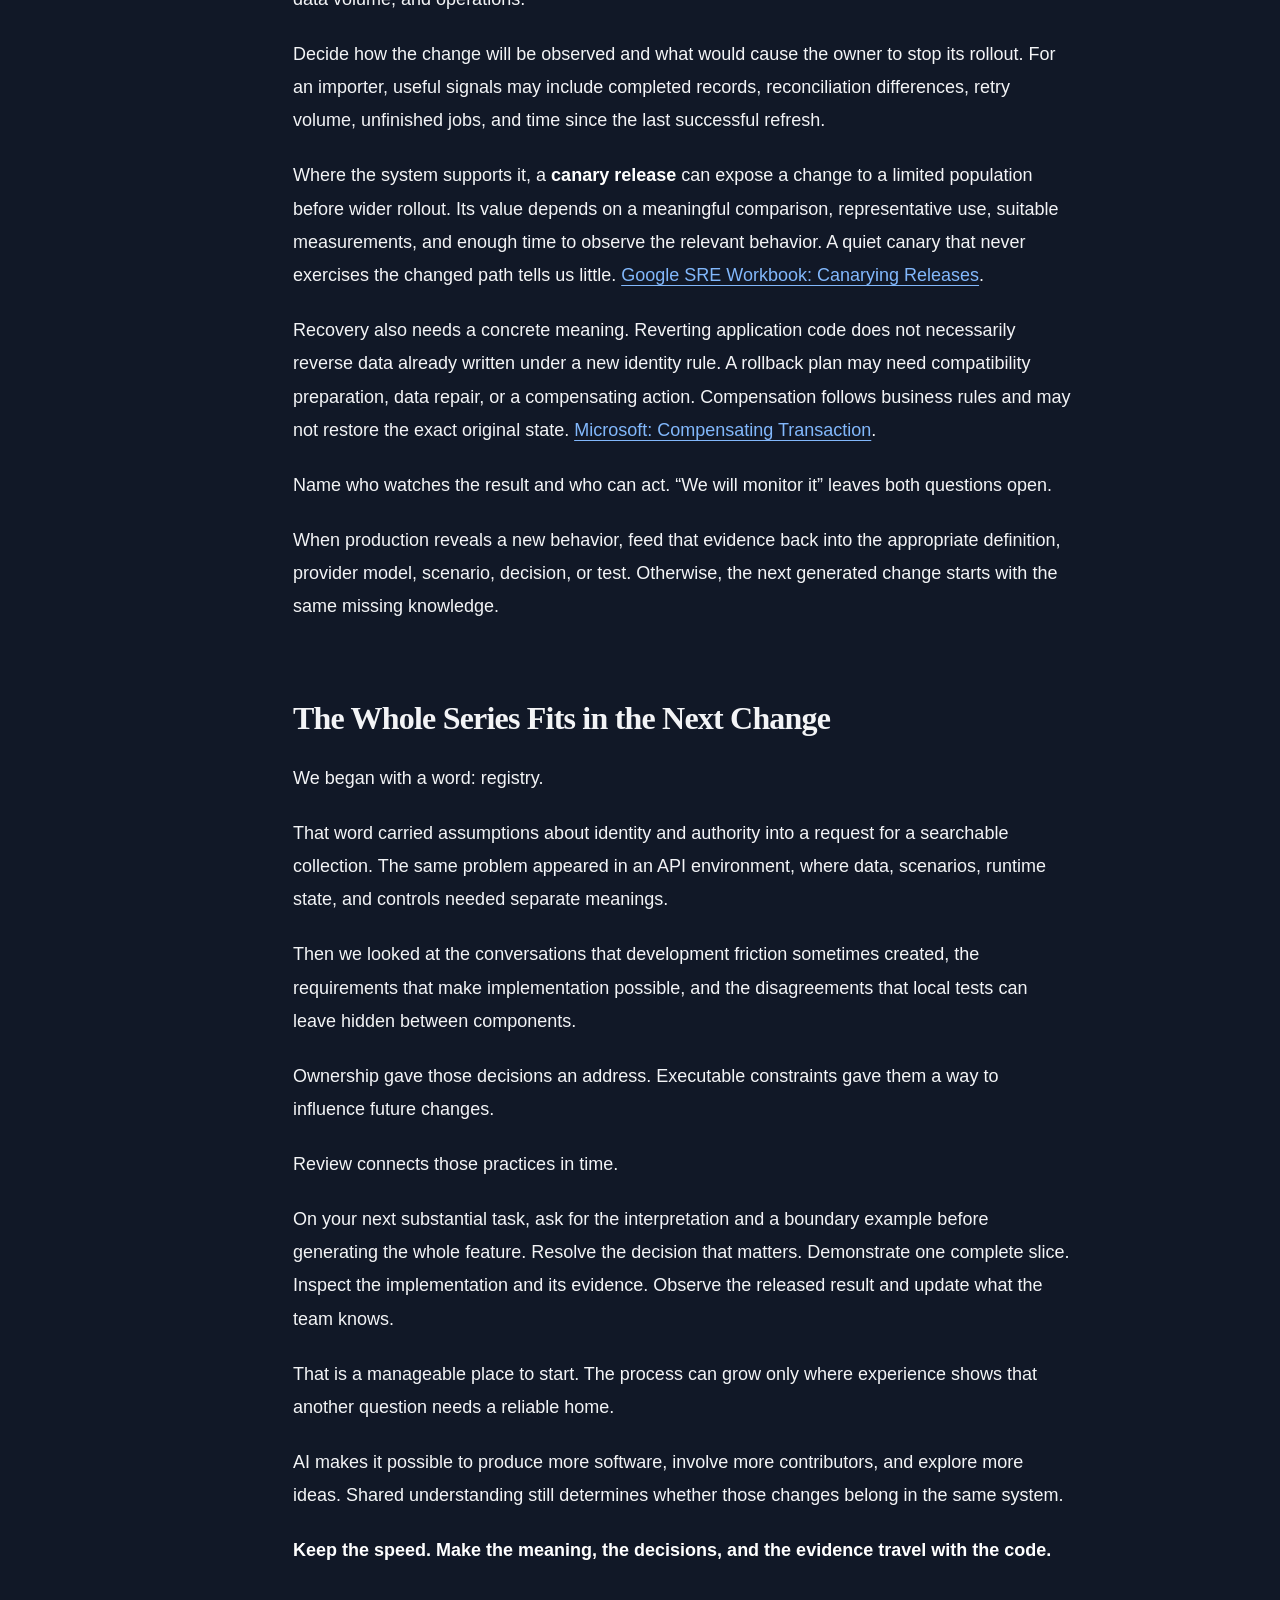
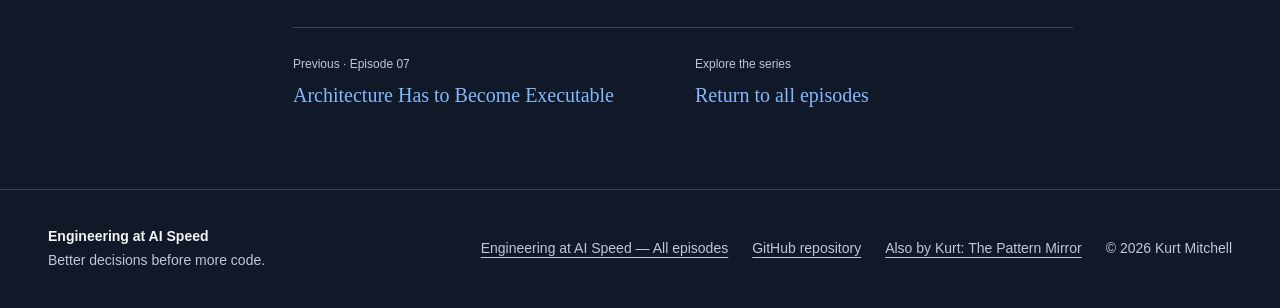
<file: ep8.html>
<!DOCTYPE html>
<html lang="en"><head><meta charset="utf-8"><meta name="viewport" content="width=device-width, initial-scale=1">
<title>Review Starts Before Generation | Engineering at AI Speed</title><meta name="description" content="Specify, constrain, generate in bounded increments, and verify the evidence.">
<link rel="canonical" href="https://infinyte.github.io/Engineering-at-AI-Speed/ep8.html"><meta property="og:title" content="Review Starts Before Generation">
<meta property="og:description" content="Specify, constrain, generate in bounded increments, and verify the evidence."><meta property="og:type" content="article">
<meta property="og:url" content="https://infinyte.github.io/Engineering-at-AI-Speed/ep8.html"><meta property="og:image" content="https://infinyte.github.io/Engineering-at-AI-Speed/assets/social-cover.png"><meta property="og:image:width" content="1200"><meta property="og:image:height" content="630">
<meta name="twitter:card" content="summary_large_image"><meta property="og:image:alt" content="Engineering at AI Speed. Implementation became cheap before alignment did.">
<meta name="theme-color" content="#111827"><link rel="icon" href="assets/favicon.svg" type="image/svg+xml">
<link rel="alternate" type="application/rss+xml" title="Engineering at AI Speed" href="feed.xml"><link rel="stylesheet" href="assets/style.css">
</head><body style="--episode-accent:#60a5fa"><a class="skip" href="#main">Skip to content</a>
<header class="site-header"><a class="brand" href="index.html">Engineering at AI Speed<span>by Kurt Mitchell</span></a>
<nav aria-label="Main navigation"><a href="index.html#episodes">The series</a><a href="reference.html">Field guide</a><a href="about.html">About</a><a href="feed.xml">RSS</a></nav></header>
<main id="main"><section class="article-hero"><a class="back" href="index.html#episodes">All episodes</a><p class="episode-label">Episode 08</p><h1>Review Starts Before Generation</h1><p class="dek">Specify, constrain, generate in bounded increments, and verify the evidence.</p><p class="byline">Kurt Mitchell <span>·</span> <time datetime="2026-09-15">September 15, 2026</time> <span>·</span> 8 min read</p></section><div class="article-layout"><aside class="toc" aria-label="On this page"><p>In this article</p><a href="#start-with-what-the-agent-believes">Start With What the Agent Believes</a><a href="#review-the-examples-before-the-implementation">Review the Examples Before the Implementation</a><a href="#generate-one-slice-that-can-disagree-with-you">Generate One Slice That Can Disagree With You</a><a href="#put-review-where-it-can-change-the-work">Put Review Where It Can Change the Work</a><a href="#review-the-evidence-as-carefully-as-the-code">Review the Evidence as Carefully as the Code</a><a href="#keep-the-final-code-review">Keep the Final Code Review</a><a href="#release-is-another-place-to-learn">Release Is Another Place to Learn</a><a href="#the-whole-series-fits-in-the-next-change">The Whole Series Fits in the Next Change</a></aside><article class="prose"><p><em>Engineering at AI Speed · Episode 8</em></p>
<p><strong>The first thing to review is the interpretation that will produce the code.</strong></p>
<p>Imagine receiving a pull request that adds resumable ingestion.</p>
<p>The agent has changed the importer, introduced a progress store, updated several interfaces, and written a substantial test suite. The description says recovery is supported. The checks are green.</p>
<p>Halfway through the review, someone asks what “resume” means when the upstream inventory changes between runs.</p>
<p>The implementation assumes a saved page number identifies a stable position. Nobody established that the provider makes that guarantee.</p>
<p>The reviewer has found a design question inside a finished implementation.</p>
<p>This is an illustrative situation. It is also the problem this series has been approaching from different directions: an interpretation can spread through a system before the people involved agree that it is the right one.</p>
<p>Review still belongs at the pull request. It also belongs earlier, while the assumption is easy to see and inexpensive to change.</p>
<h2 id="start-with-what-the-agent-believes">Start With What the Agent Believes</h2>
<p>Before a substantial change, ask the implementer to explain the requested outcome, the relevant existing behavior, and the assumptions the proposed approach needs.</p>
<p>For resumable ingestion, that explanation should point to the actual retrieval and persistence paths. It should distinguish saving a page number from preserving a reliable position in a changing source.</p>
<p>Then ask what evidence supports the assumptions.</p>
<p>Is the provider’s ordering documented? Has cursor behavior been observed? Does the emulator reproduce it because of captured evidence, or because someone chose a convenient model?</p>
<p>Those are different reasons for confidence.</p>
<p>A useful interpretation review can be short:</p>
<blockquote><p>We intend to recover unfinished destination work after an interruption. The current provider’s pagination stability is unresolved. We will characterize that behavior before claiming that a saved page number supports complete recovery. Meanwhile, we can test the destination write/checkpoint boundary against a fixed source scenario.</p></blockquote>
<p>That statement identifies useful work and limits the claim it can support.</p>
<p>It also gives the requester an opportunity to say that the proposed outcome is wrong before it becomes a progress table and six new interfaces.</p>
<h2 id="review-the-examples-before-the-implementation">Review the Examples Before the Implementation</h2>
<p>An agreed outcome needs examples that distinguish success from a plausible mistake.</p>
<p>For the importer, choose cases such as an interruption before destination commit, an interruption after commit but before progress advances, and a source that changes while retrieval is underway.</p>
<p>Define what must happen in each case. Identify which answers are decisions and which depend on investigation.</p>
<p>Include identities in the expected result. A final count of 100 records is weak evidence if the source contained 100 specific records and one of them has been replaced by an unintended duplicate.</p>
<p>Have someone with the relevant domain knowledge review the examples. If two components are involved, compare their interpretations of the same case.</p>
<p>Asking a second agent to inspect the work can expose mistakes. It does not create independent evidence when both agents inherit the same unsupported assumption and the same incomplete fixtures.</p>
<p>The expected outcome needs an origin the team can explain.</p>
<h2 id="generate-one-slice-that-can-disagree-with-you">Generate One Slice That Can Disagree With You</h2>
<p>Once the important meaning is settled, start with a thin vertical slice through the relevant path.</p>
<p>For this example, use a small controlled source, real destination persistence, the normal checkpoint mechanism, and an interruption followed by restart. Demonstrate the expected records before expanding to every endpoint and scheduling option.</p>
<p>Write the meaningful failing test first. Observe the failure, implement the behavior, and rerun it. If the failure comes from a broken fixture, fix the fixture before treating the result as evidence about recovery.</p>
<p>The slice should be small enough to understand but complete enough to challenge the assumption.</p>
<p>Generating only the progress-store class may be a small coding task. It does not yet demonstrate resumability. The useful boundary is the behavior we need to learn about.</p>
<p>If the slice reveals an incompatible provider behavior, update the plan while the affected implementation is still contained.</p>
<h2 id="put-review-where-it-can-change-the-work">Put Review Where It Can Change the Work</h2>
<p>A review point is useful when its answer can alter the next action.</p>
<p>Here is a practical loop for a substantial integration change. It is a working approach for this series, not a prescribed industry process.</p>
<div class="table-scroll" role="region" aria-label="Comparison table" tabindex="0"><table><thead><tr><th scope="col">Point in the work</th><th scope="col">Review question</th><th scope="col">Evidence or decision that moves it forward</th></tr></thead><tbody><tr><td>Before generation</td><td>Does the interpretation match the intended outcome?</td><td>Shared definitions, examples, and explicit unknowns</td></tr><tr><td>Before expansion</td><td>Does the proposed approach survive the important boundary case?</td><td>A small integrated result, including relevant failure behavior</td></tr><tr><td>During implementation</td><td>Does this increment preserve the agreed constraints?</td><td>Focused tests, architectural checks, and inspection of the actual diff</td></tr><tr><td>Before merge</td><td>Does the complete change support its claims and fit its consumers?</td><td>Reviewed implementation, relevant regression results, and resolved exceptions</td></tr><tr><td>Before release</td><td>Can the change be introduced, observed, and recovered from?</td><td>Deployment and data-change plan, operational signals, and a named owner</td></tr><tr><td>After release</td><td>Is the system delivering the intended result under actual conditions?</td><td>Production observations and a decision to continue, stop, or correct</td></tr></tbody></table></div>
<p>These do not need to become six meetings. Several answers may fit in one brief or one review conversation.</p>
<p>The timing matters because a question that arrives after every dependent feature has been generated has lost much of its ability to save work.</p>
<h2 id="review-the-evidence-as-carefully-as-the-code">Review the Evidence as Carefully as the Code</h2>
<p>“All tests passed” is useful information only when we know which tests ran and what they establish.</p>
<p>For the importer, a passing serializer test does not demonstrate restart behavior. A contract check does not establish that destination records remain distinct. An emulator run does not establish compatibility with provider behavior that the emulator has never been compared against.</p>
<p>A benchmark answers another question: how the system performs under its stated workload and environment. A faster run can still lose records.</p>
<p>Tie each material claim to evidence at the appropriate boundary.</p>
<p>The handover should identify the tested revision, the environment, the relevant cases, the results, and any skipped checks or known limitations. Evidence gathered before the last behavioral change may need to be refreshed.</p>
<p>This is also where we distinguish a command the agent recommends from one it actually ran. A plausible verification plan is not a verification result.</p>
<p>Inspect failures before explaining them away. A missing dependency, an intentionally unsupported environment, and a product regression require different responses. Record the actual reason and who accepts any unresolved limitation.</p>
<h2 id="keep-the-final-code-review">Keep the Final Code Review</h2>
<p>Earlier review gives the final reviewer a clearer target. It does not remove the need to inspect the implementation.</p>
<p>Read the changed behavior and the paths it affects. Look for unintended scope, broken compatibility, exposed data, incorrect failure handling, and tests that quietly changed the requirement to match the code.</p>
<p>Compare the diff with the accepted decisions. If the implementation requires a different identity rule or recovery guarantee, that is a decision to resolve rather than a detail to bury in the description.</p>
<p>Small increments help, but line count alone is a poor measure of review difficulty. A one-line change to a checkpoint condition may deserve more attention than a large, mechanical formatting update.</p>
<p>Scale the review to uncertainty and consequences.</p>
<h2 id="release-is-another-place-to-learn">Release Is Another Place to Learn</h2>
<p>Passing checks in a controlled environment leaves questions about actual traffic, source behavior, data volume, and operations.</p>
<p>Decide how the change will be observed and what would cause the owner to stop its rollout. For an importer, useful signals may include completed records, reconciliation differences, retry volume, unfinished jobs, and time since the last successful refresh.</p>
<p>Where the system supports it, a <strong>canary release</strong> can expose a change to a limited population before wider rollout. Its value depends on a meaningful comparison, representative use, suitable measurements, and enough time to observe the relevant behavior. A quiet canary that never exercises the changed path tells us little. <a href="https://sre.google/workbook/canarying-releases/">Google SRE Workbook: Canarying Releases</a>.</p>
<p>Recovery also needs a concrete meaning. Reverting application code does not necessarily reverse data already written under a new identity rule. A rollback plan may need compatibility preparation, data repair, or a compensating action. Compensation follows business rules and may not restore the exact original state. <a href="https://learn.microsoft.com/en-us/azure/architecture/patterns/compensating-transaction">Microsoft: Compensating Transaction</a>.</p>
<p>Name who watches the result and who can act. “We will monitor it” leaves both questions open.</p>
<p>When production reveals a new behavior, feed that evidence back into the appropriate definition, provider model, scenario, decision, or test. Otherwise, the next generated change starts with the same missing knowledge.</p>
<h2 id="the-whole-series-fits-in-the-next-change">The Whole Series Fits in the Next Change</h2>
<p>We began with a word: registry.</p>
<p>That word carried assumptions about identity and authority into a request for a searchable collection. The same problem appeared in an API environment, where data, scenarios, runtime state, and controls needed separate meanings.</p>
<p>Then we looked at the conversations that development friction sometimes created, the requirements that make implementation possible, and the disagreements that local tests can leave hidden between components.</p>
<p>Ownership gave those decisions an address. Executable constraints gave them a way to influence future changes.</p>
<p>Review connects those practices in time.</p>
<p>On your next substantial task, ask for the interpretation and a boundary example before generating the whole feature. Resolve the decision that matters. Demonstrate one complete slice. Inspect the implementation and its evidence. Observe the released result and update what the team knows.</p>
<p>That is a manageable place to start. The process can grow only where experience shows that another question needs a reliable home.</p>
<p>AI makes it possible to produce more software, involve more contributors, and explore more ideas. Shared understanding still determines whether those changes belong in the same system.</p>
<p><strong>Keep the speed. Make the meaning, the decisions, and the evidence travel with the code.</strong></p><nav class="episode-navigation" aria-label="Episode navigation"><a href="ep7.html"><span>Previous · Episode 07</span>Architecture Has to Become Executable</a><a href="index.html#episodes"><span>Explore the series</span>Return to all episodes</a></nav></article></div></main>
<footer class="site-footer"><p><strong>Engineering at AI Speed</strong><br>Better decisions before more code.</p><div><a href="index.html#episodes">Engineering at AI Speed — All episodes</a><a href="https://github.com/infinyte/Engineering-at-AI-Speed">GitHub repository</a><a href="https://infinyte.github.io/Pattern-Mirror/">Also by Kurt: The Pattern Mirror</a><span>© 2026 Kurt Mitchell</span></div></footer>
</body></html>
</file>
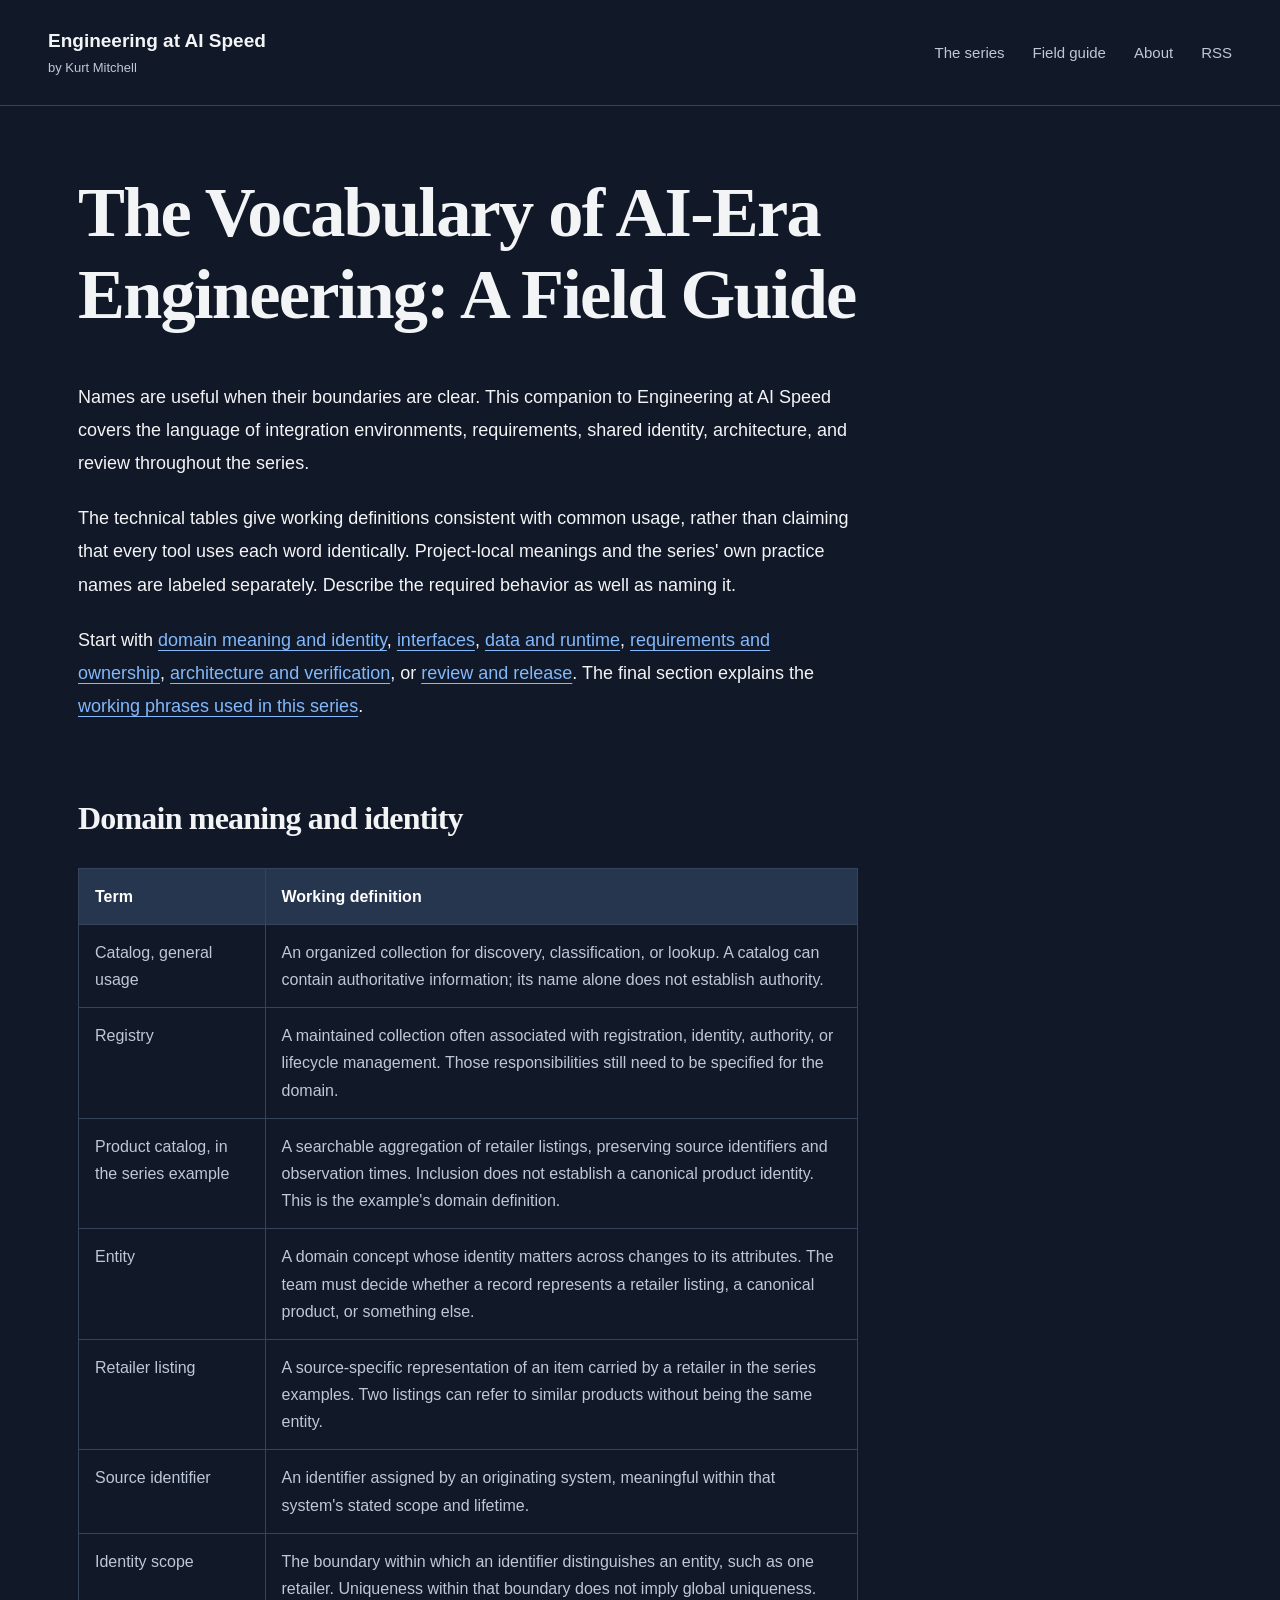
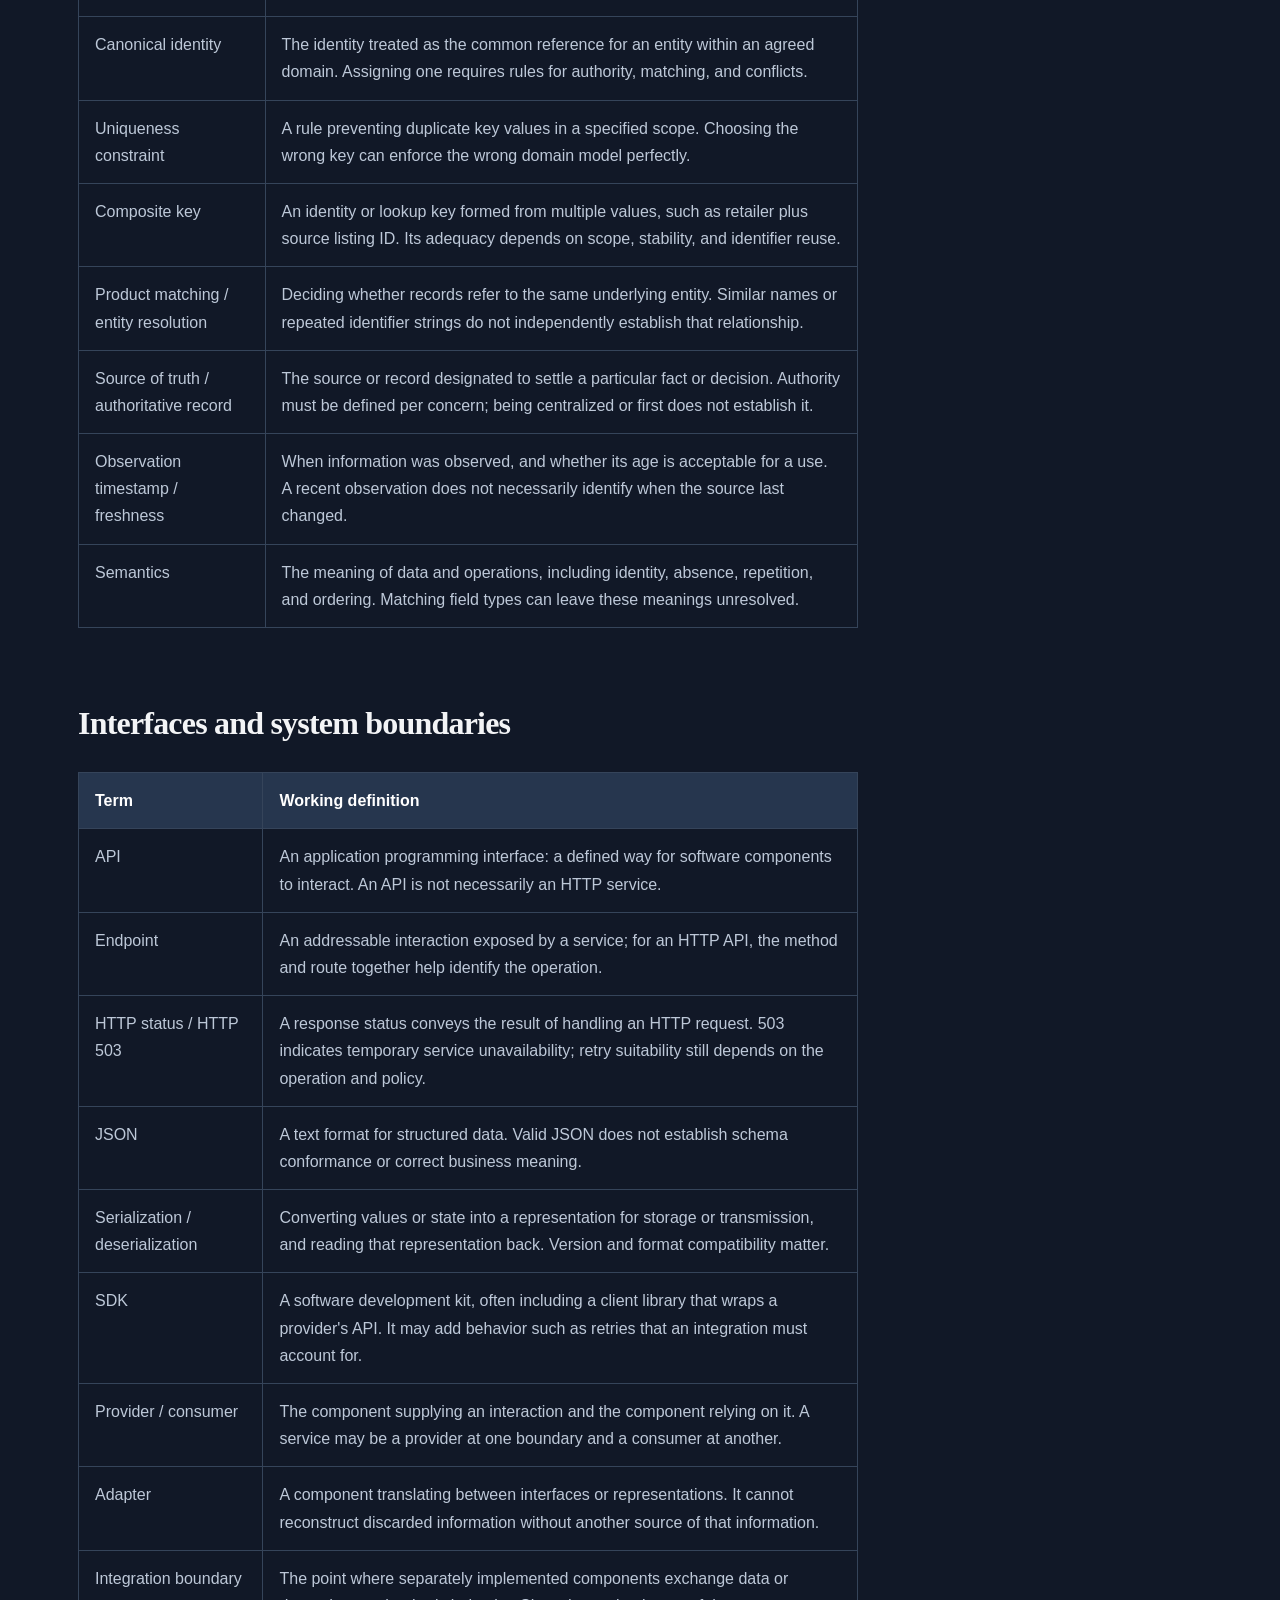
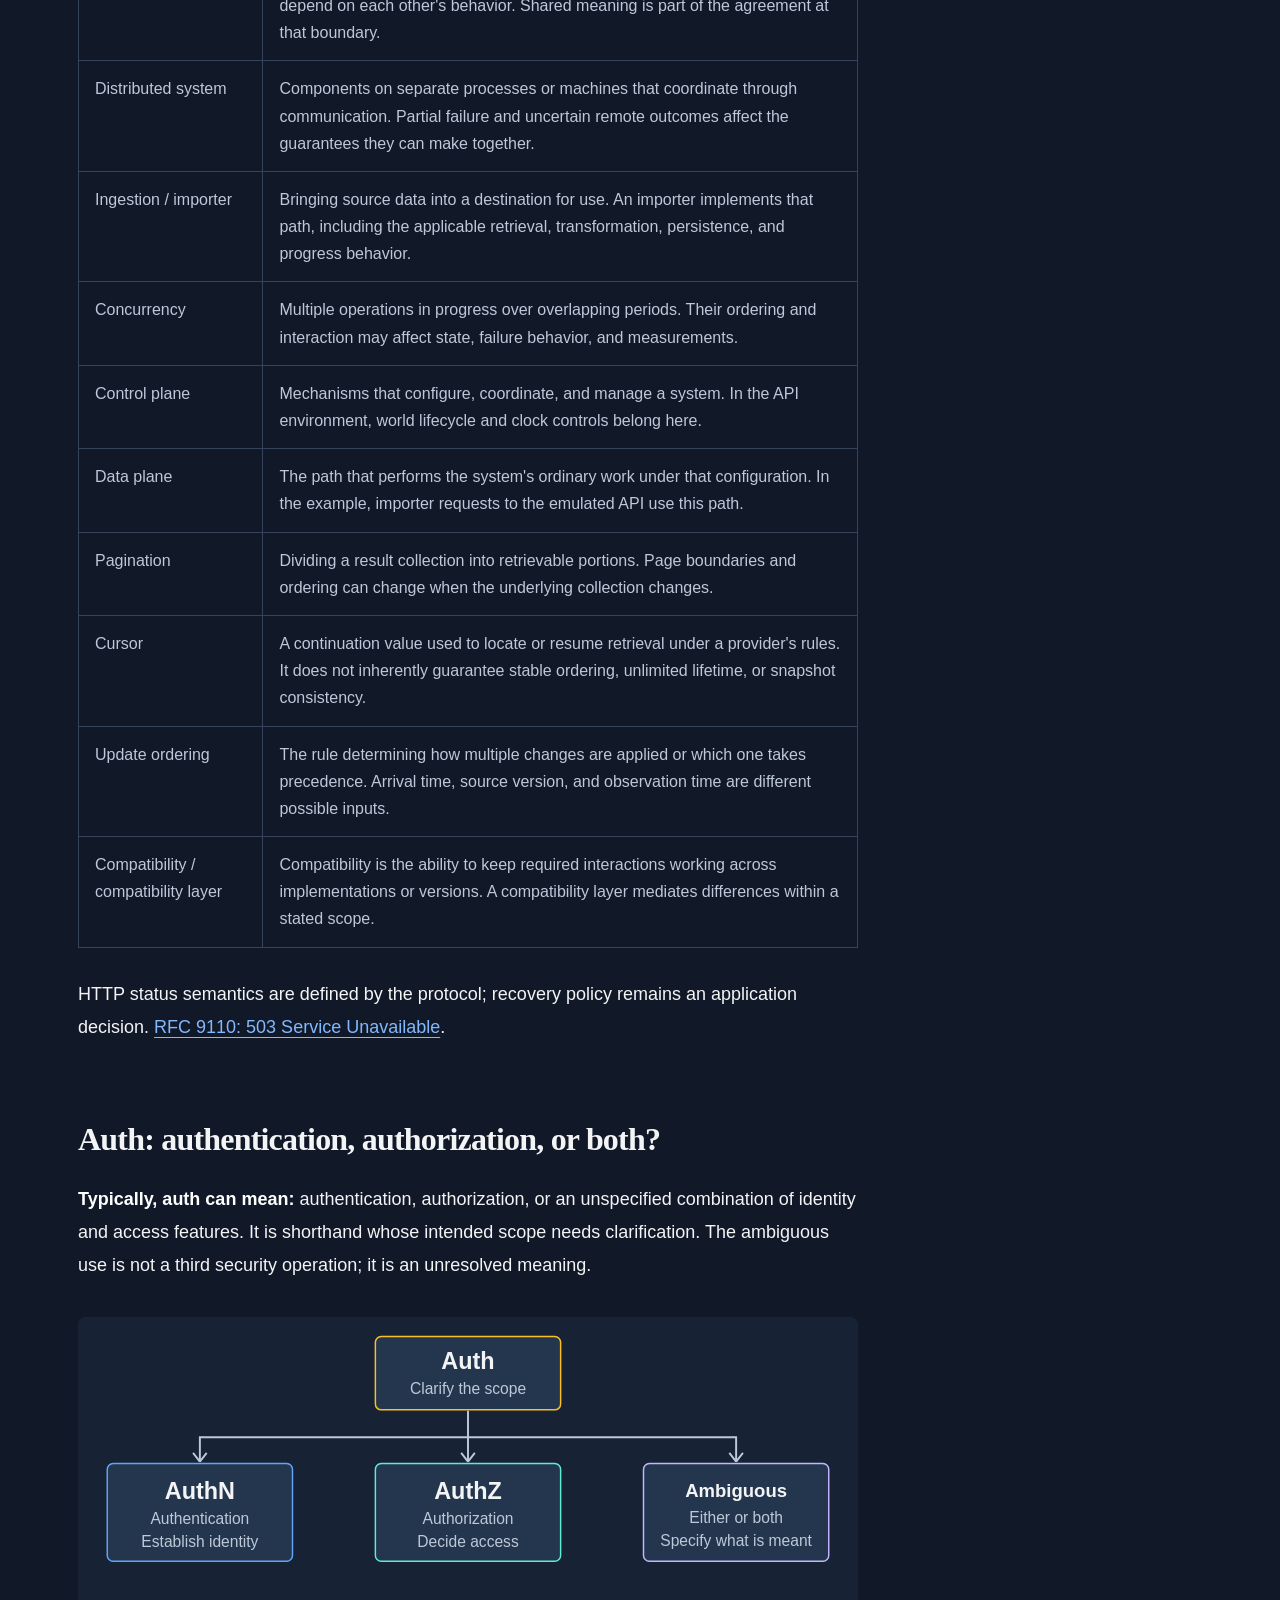
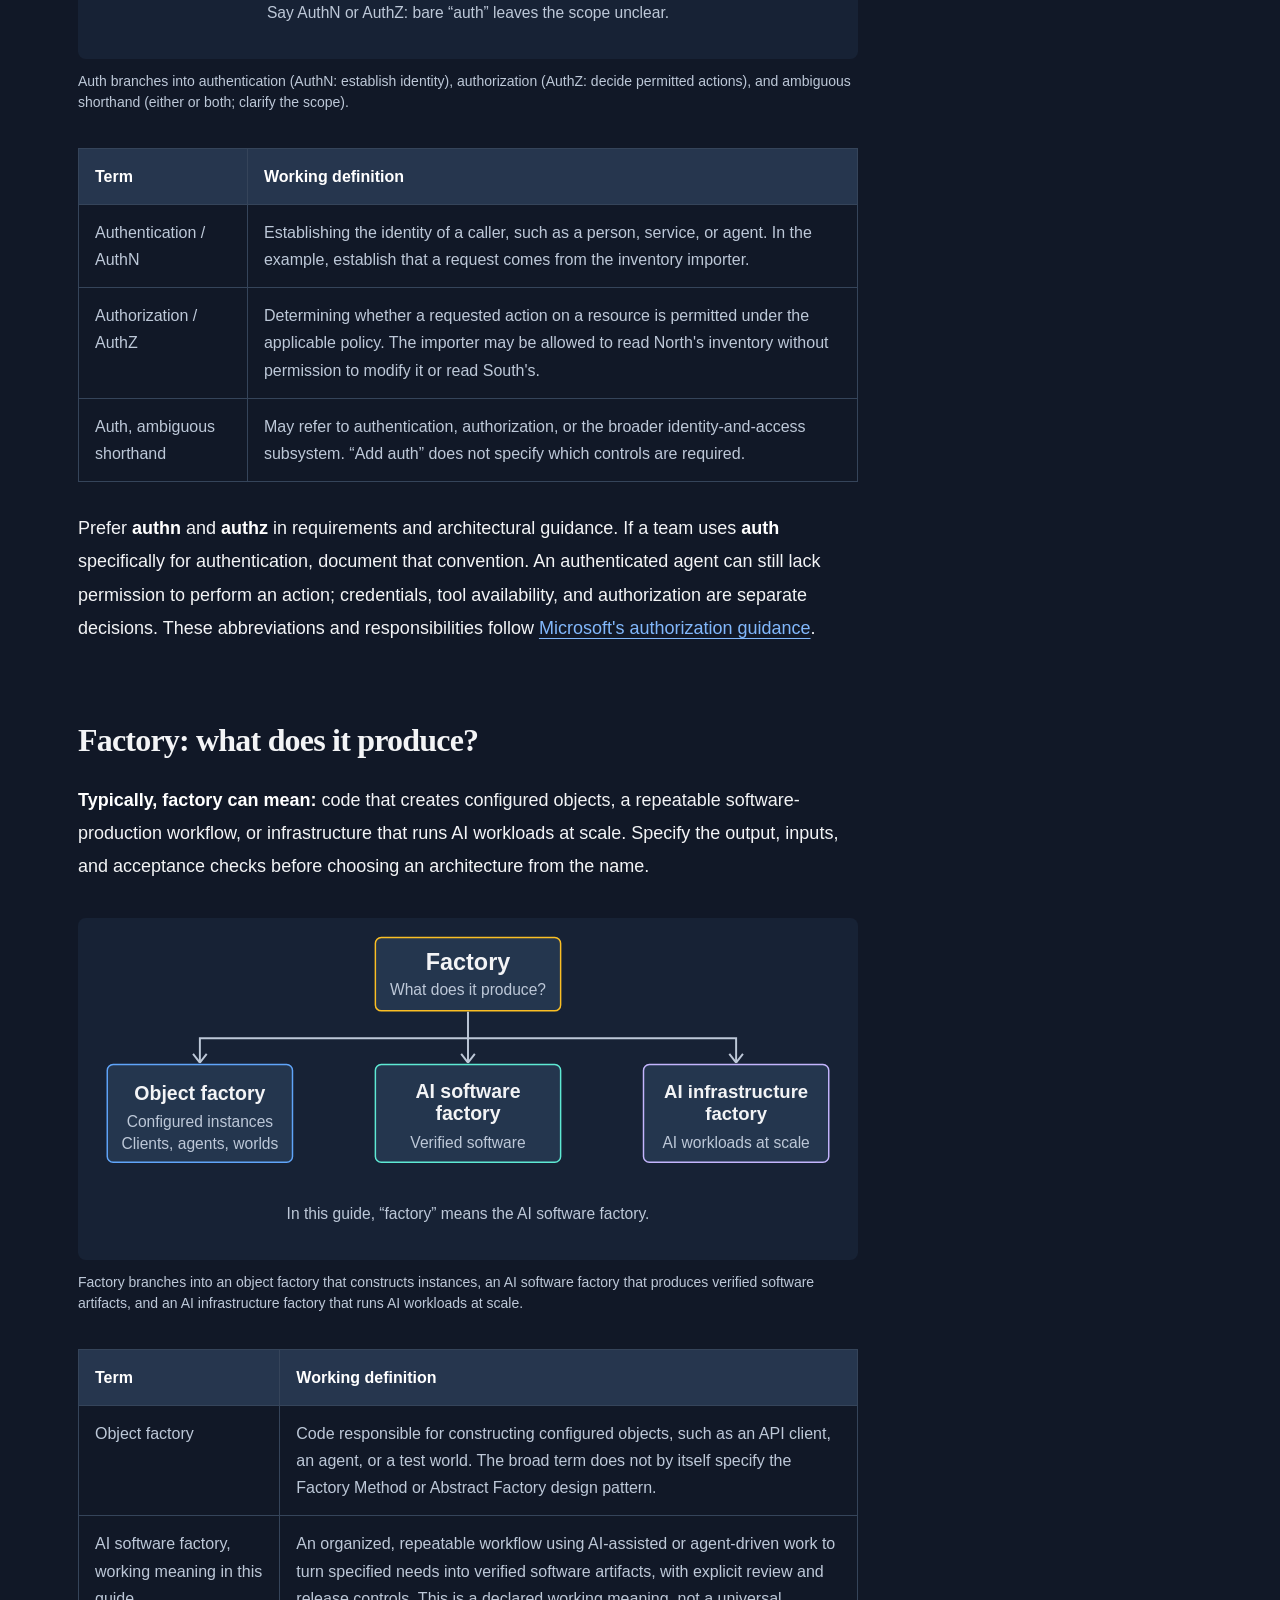
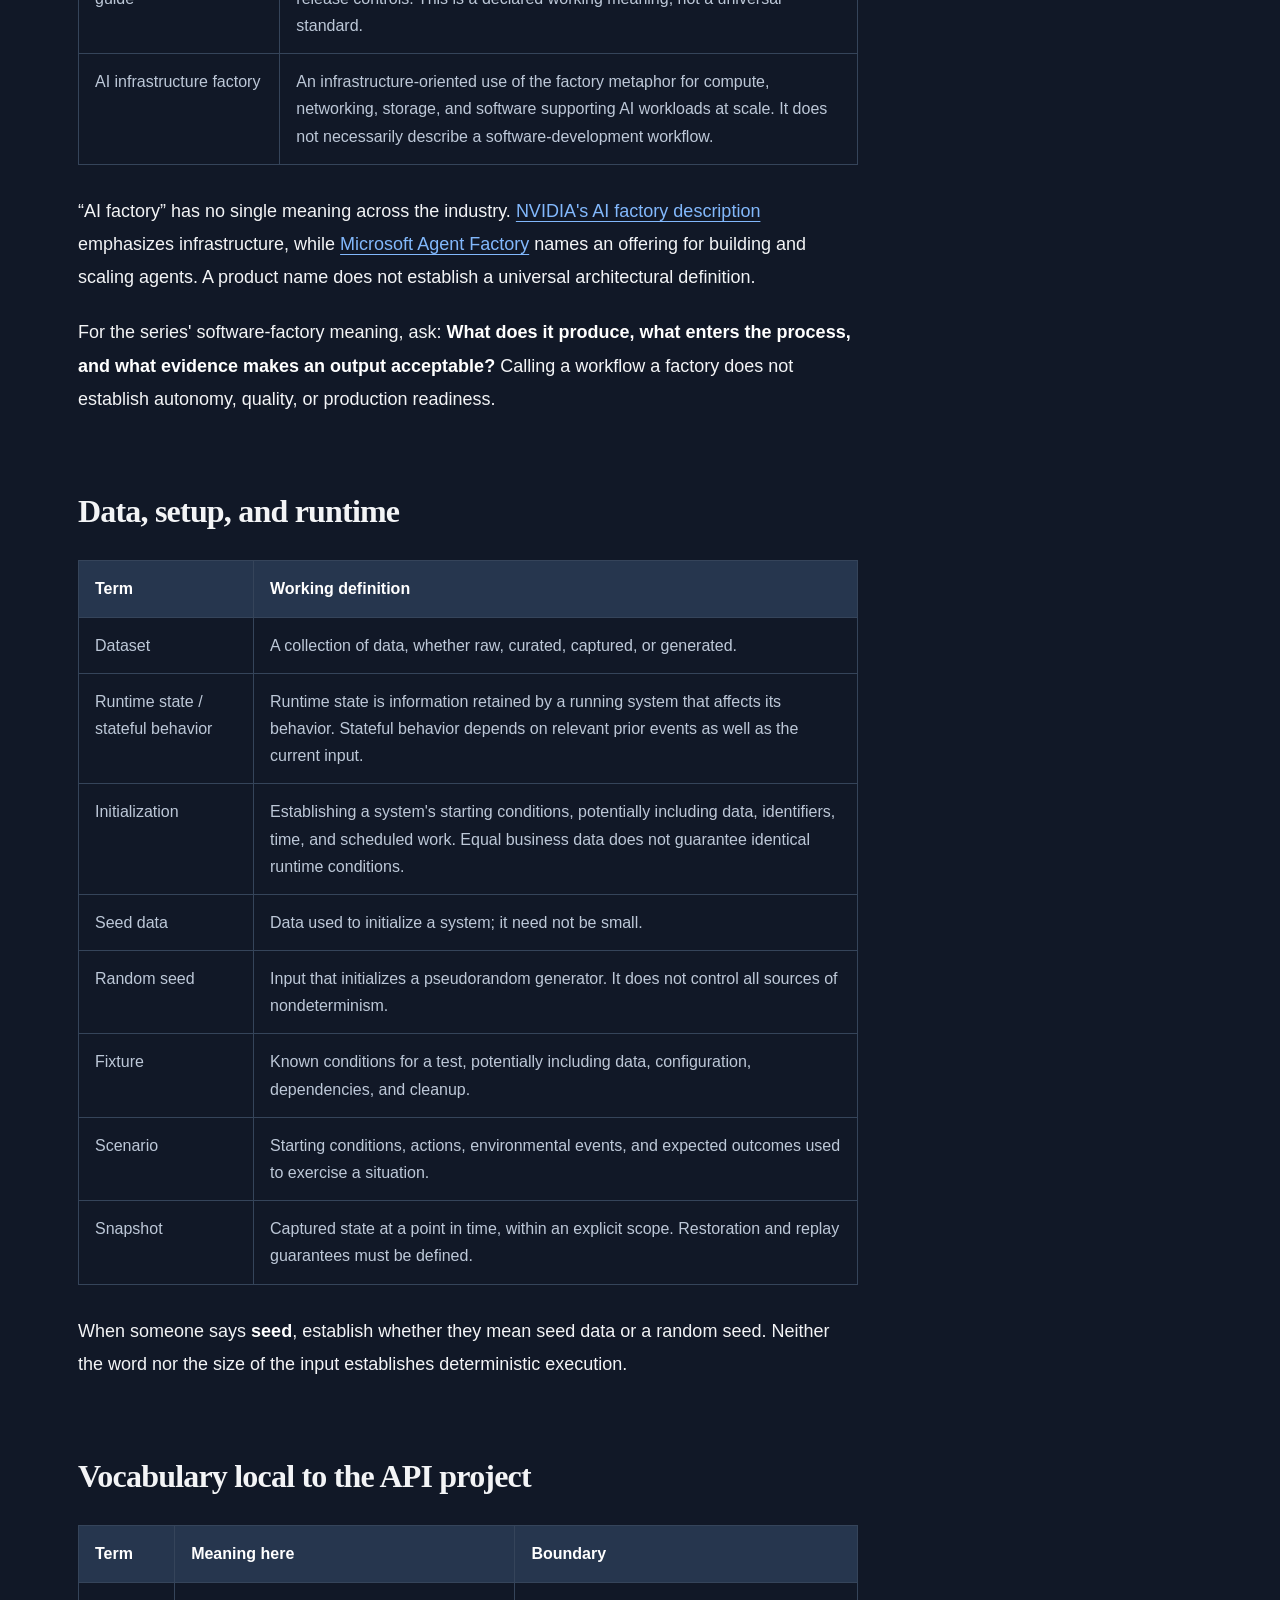
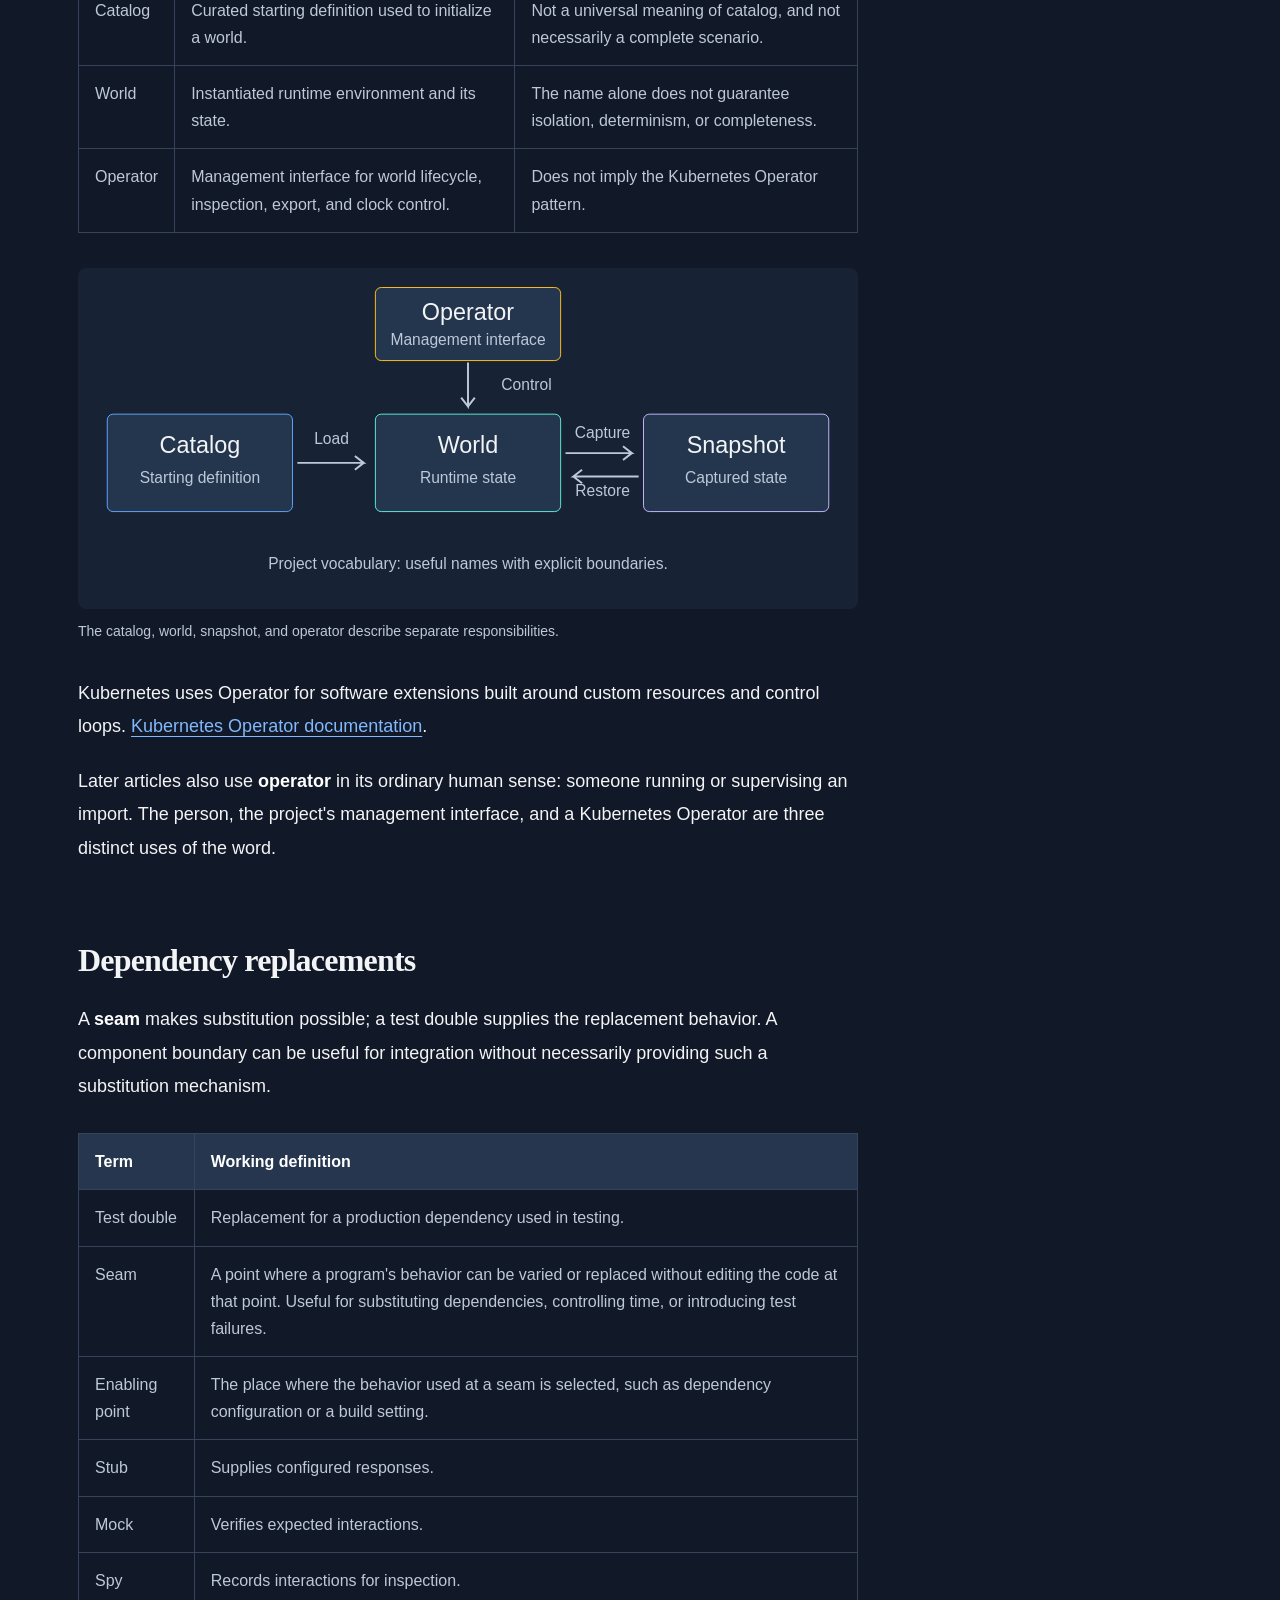
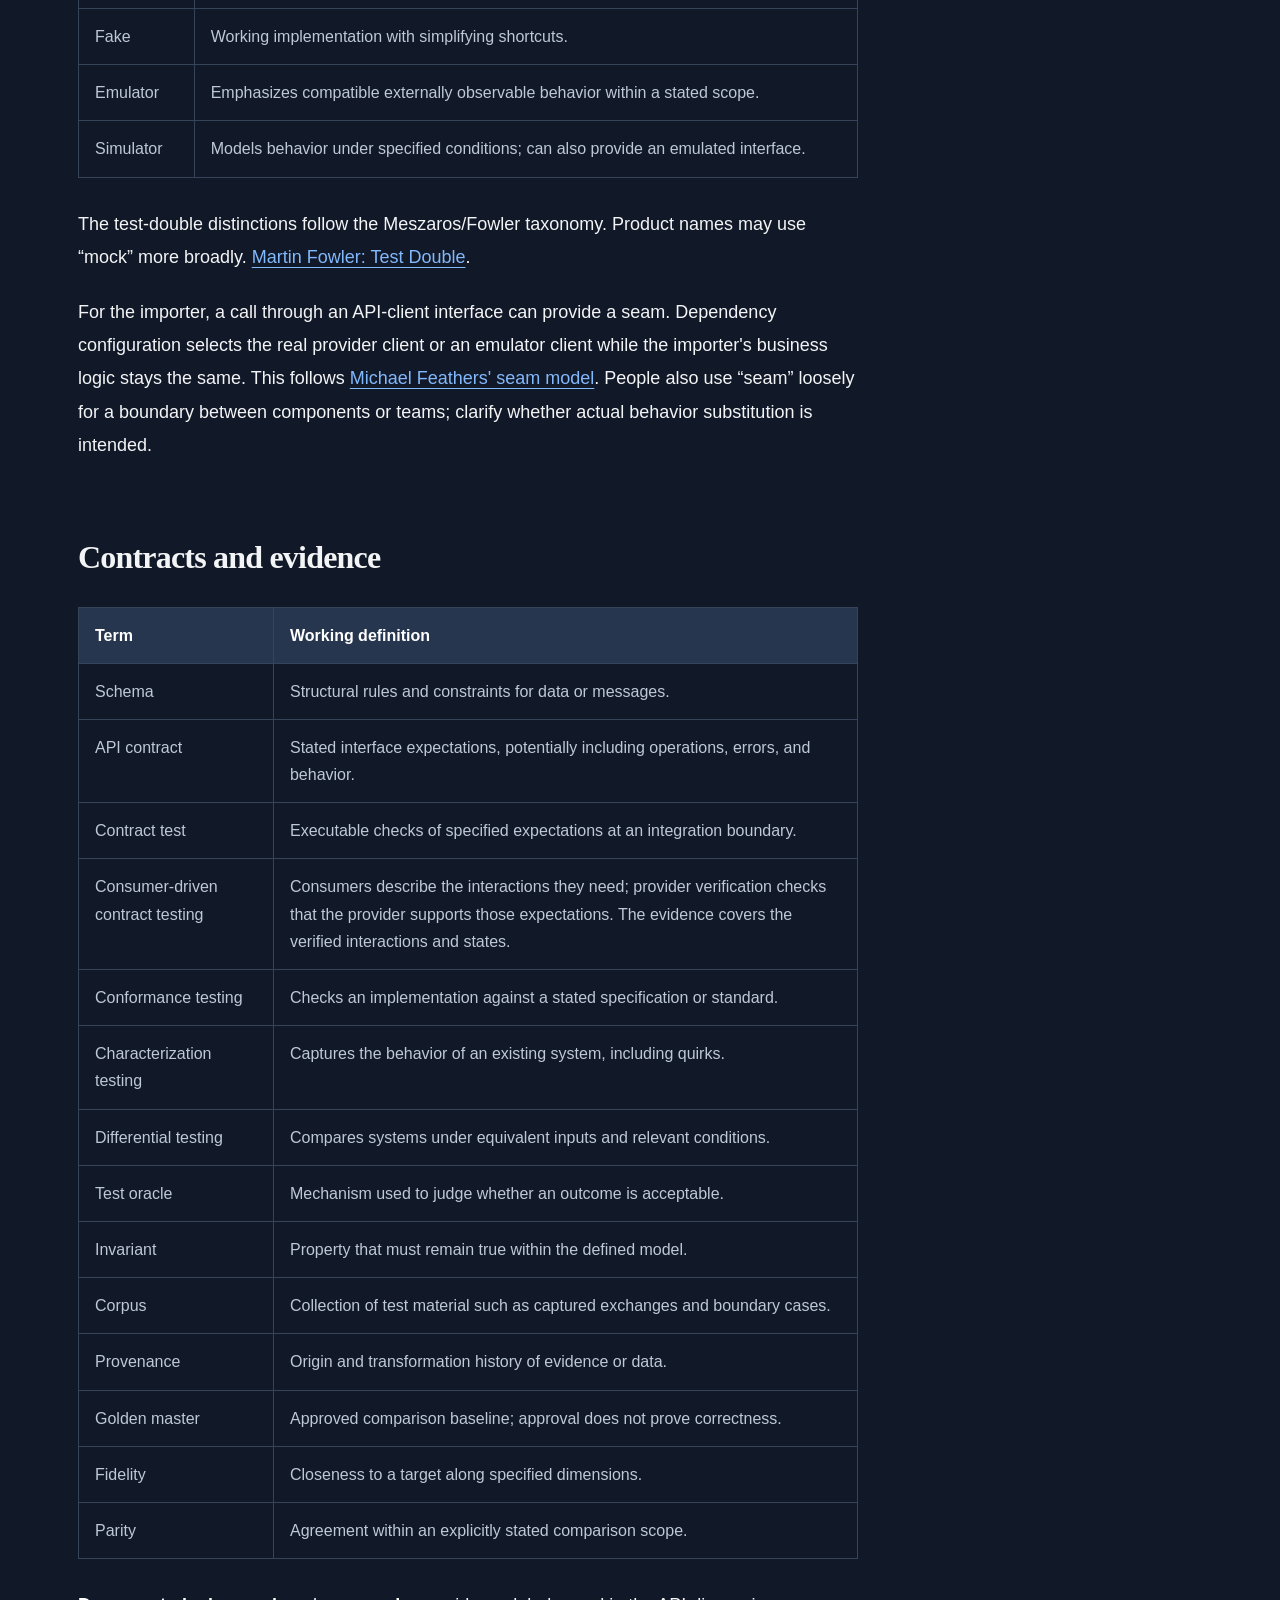
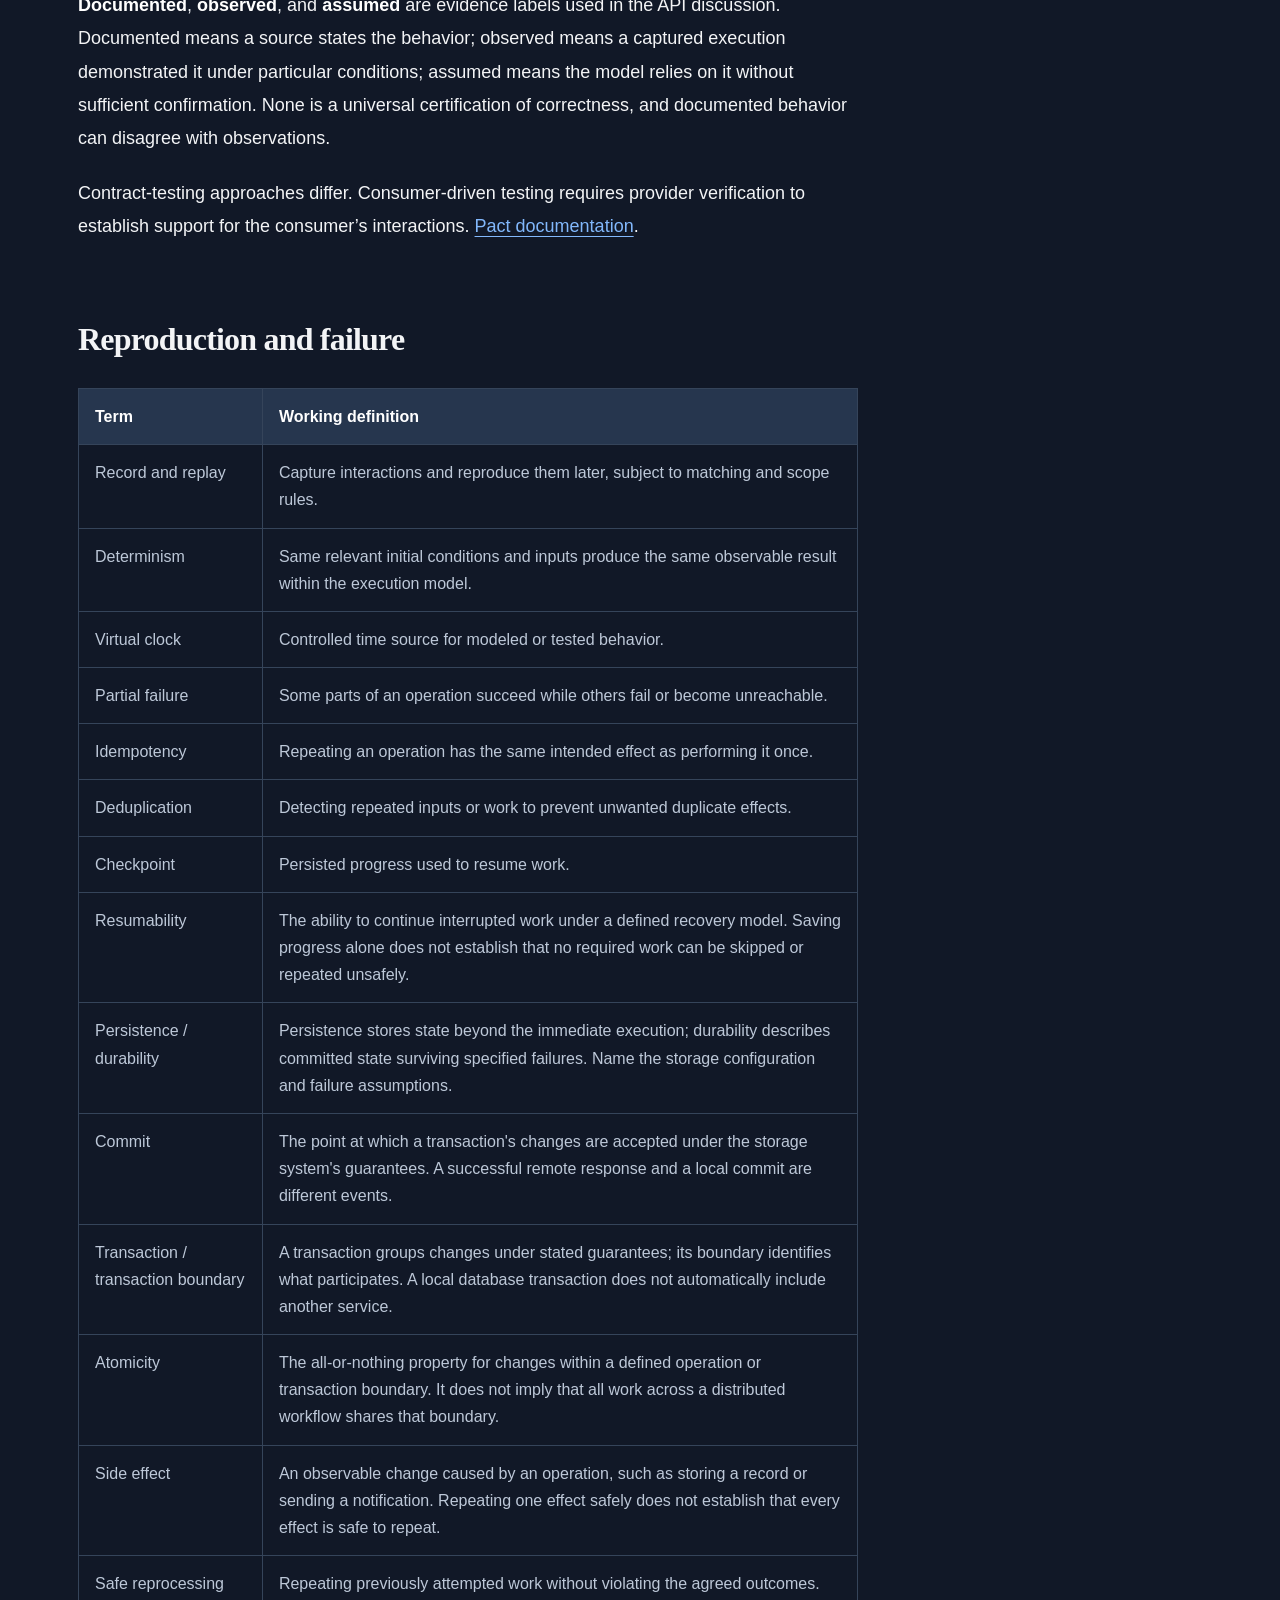
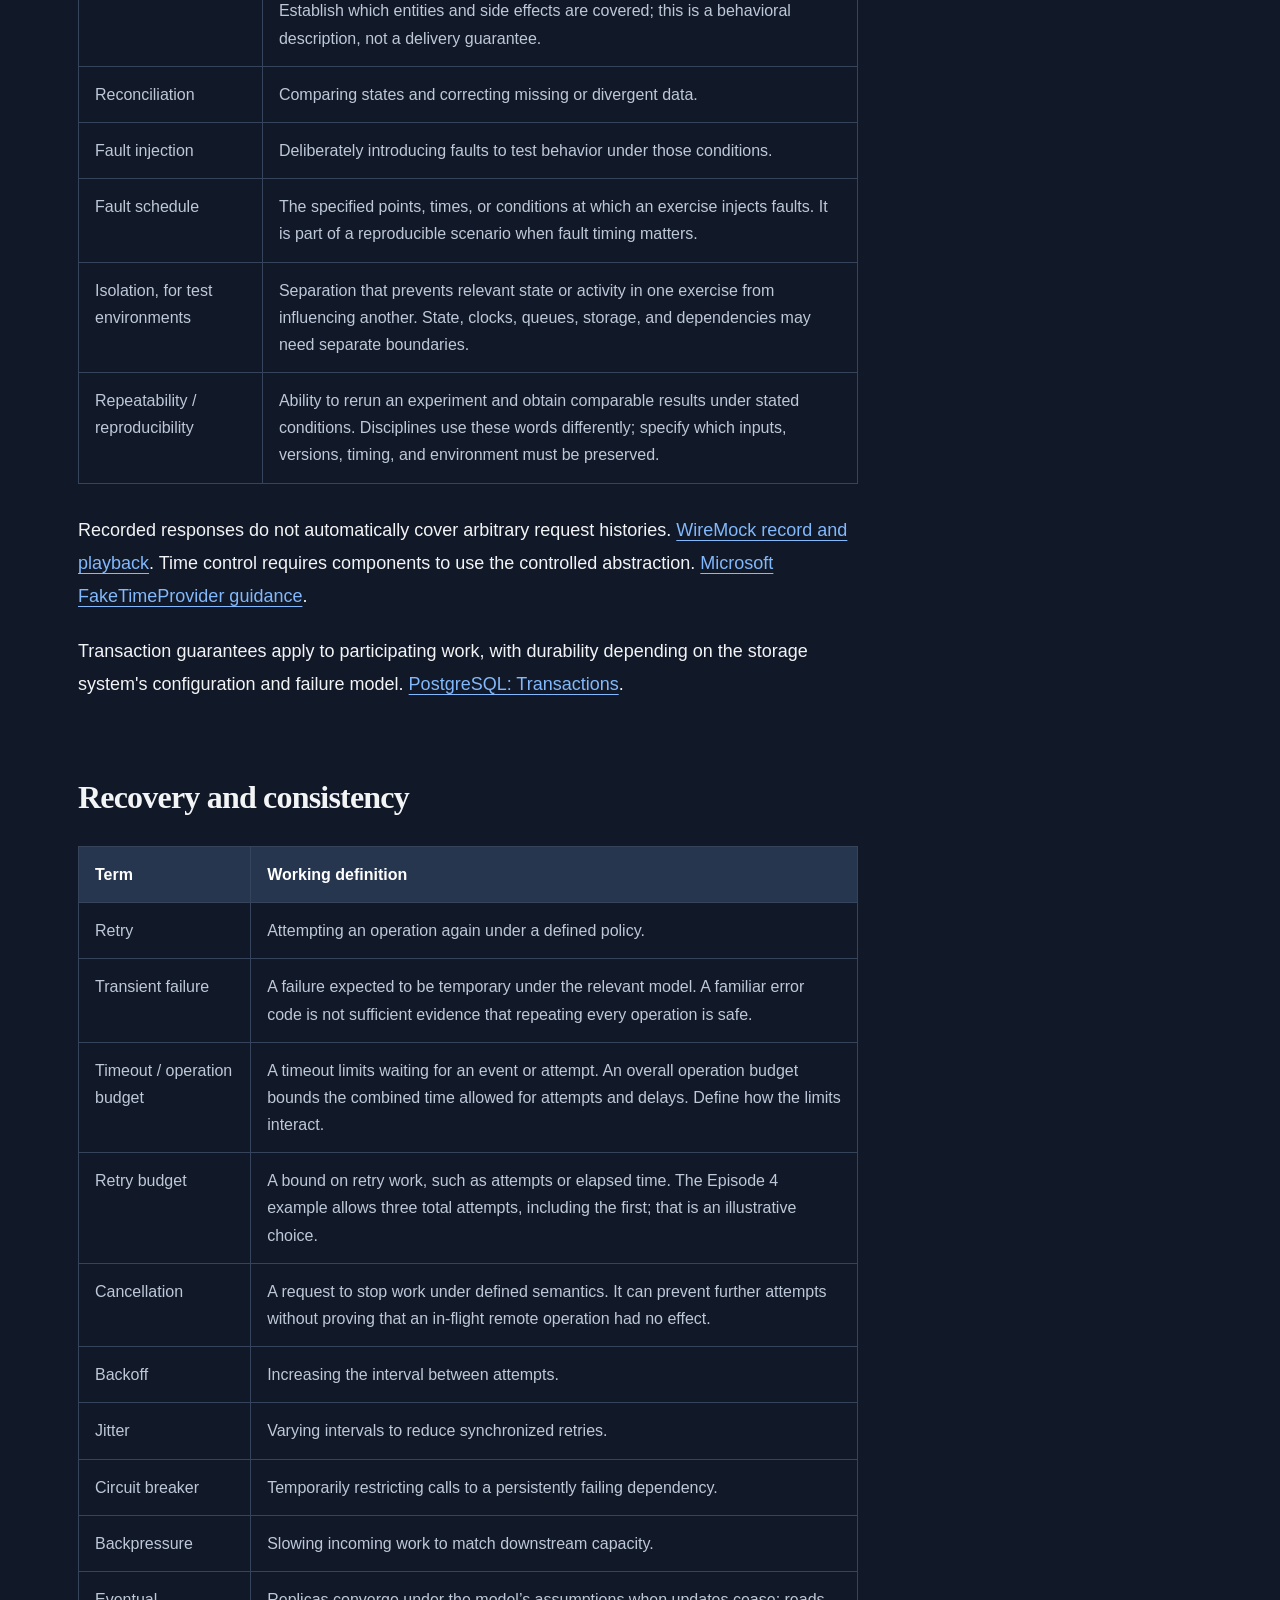
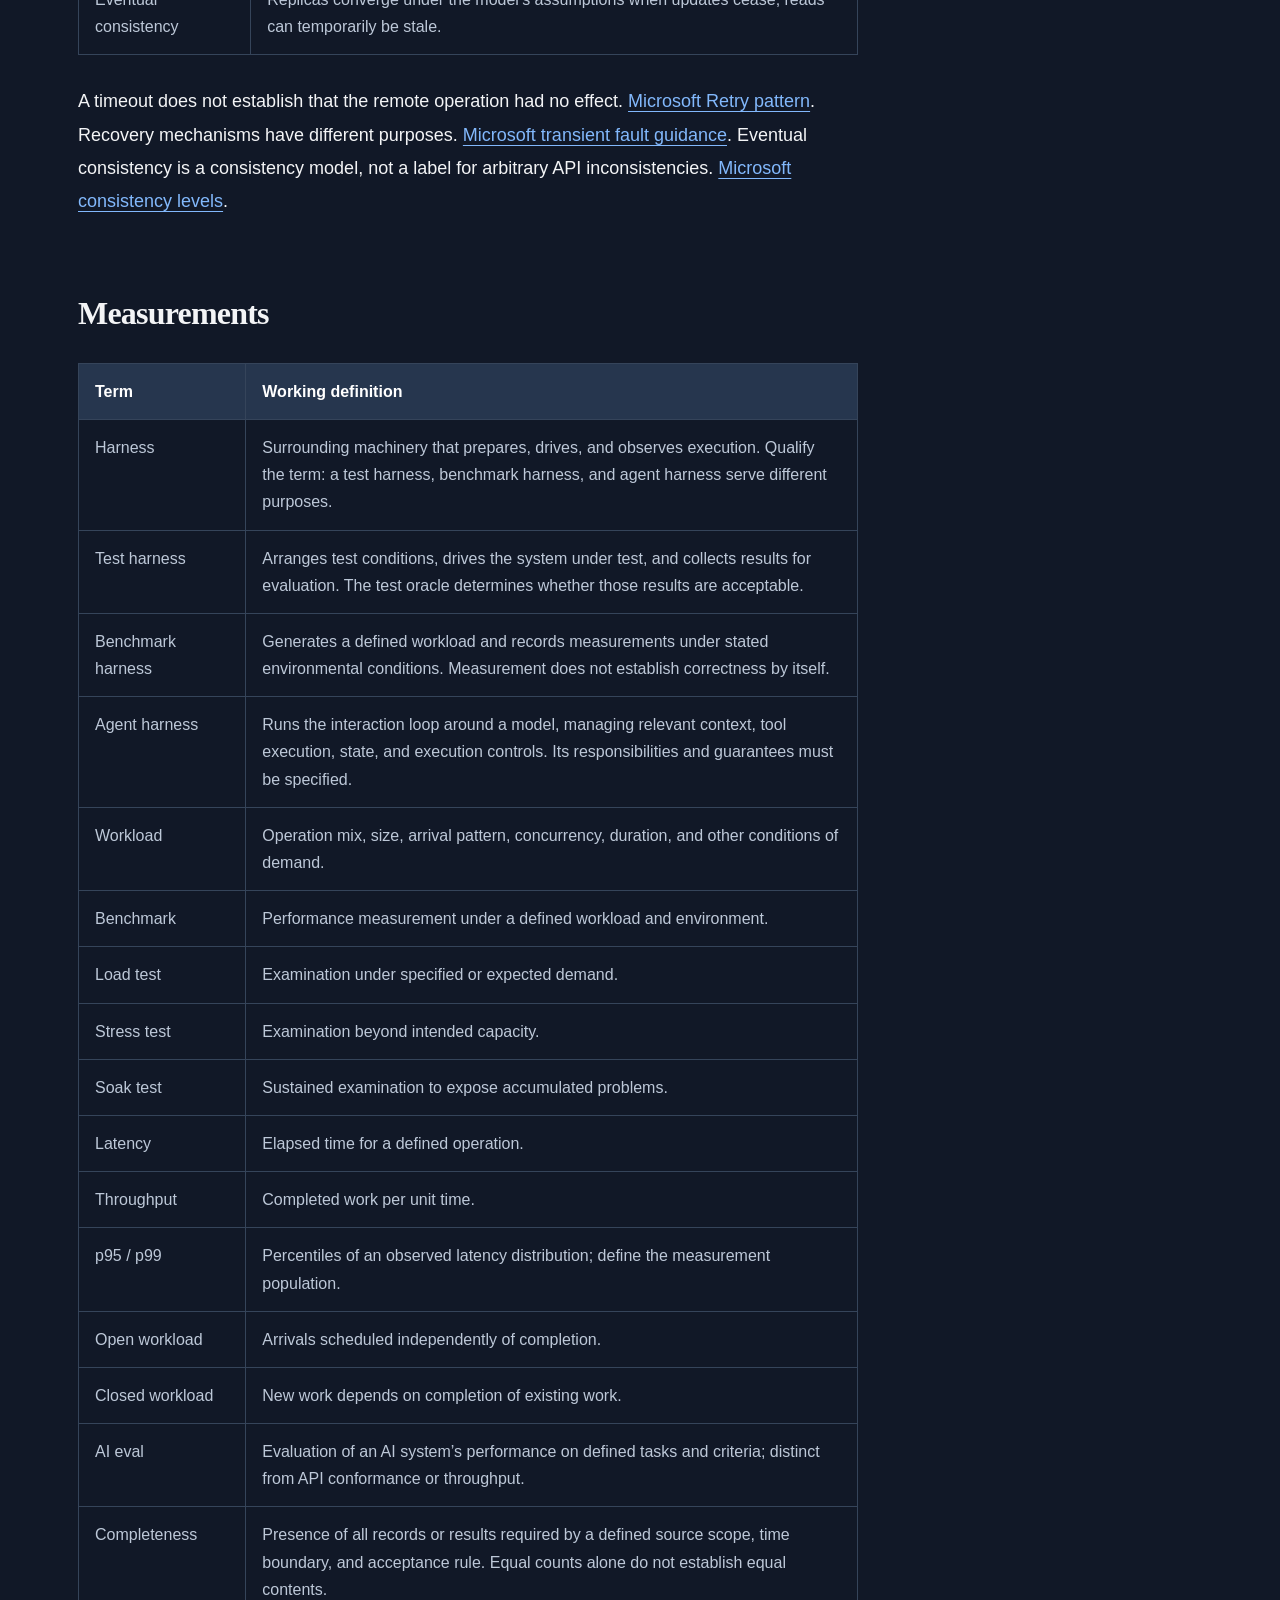
<file: reference.html>
<!DOCTYPE html>
<html lang="en"><head><meta charset="utf-8"><meta name="viewport" content="width=device-width, initial-scale=1">
<title>The Vocabulary of AI-Era Engineering: A Field Guide | Engineering at AI Speed</title><meta name="description" content="Definitions and distinctions for AI-era APIs, integration, requirements, architecture, verification, and review.">
<link rel="canonical" href="https://infinyte.github.io/Engineering-at-AI-Speed/reference.html"><meta property="og:title" content="The Vocabulary of AI-Era Engineering: A Field Guide">
<meta property="og:description" content="Definitions and distinctions for AI-era APIs, integration, requirements, architecture, verification, and review."><meta property="og:type" content="website">
<meta property="og:url" content="https://infinyte.github.io/Engineering-at-AI-Speed/reference.html"><meta property="og:image" content="https://infinyte.github.io/Engineering-at-AI-Speed/assets/social-cover.png"><meta property="og:image:width" content="1200"><meta property="og:image:height" content="630">
<meta name="twitter:card" content="summary_large_image"><meta property="og:image:alt" content="Engineering at AI Speed. Implementation became cheap before alignment did.">
<meta name="theme-color" content="#111827"><link rel="icon" href="assets/favicon.svg" type="image/svg+xml">
<link rel="alternate" type="application/rss+xml" title="Engineering at AI Speed" href="feed.xml"><link rel="stylesheet" href="assets/style.css">
</head><body style="--episode-accent:#60a5fa"><a class="skip" href="#main">Skip to content</a>
<header class="site-header"><a class="brand" href="index.html">Engineering at AI Speed<span>by Kurt Mitchell</span></a>
<nav aria-label="Main navigation"><a href="index.html#episodes">The series</a><a href="reference.html">Field guide</a><a href="about.html">About</a><a href="feed.xml">RSS</a></nav></header>
<main id="main" class="standalone"><h1>The Vocabulary of AI-Era Engineering: A Field Guide</h1><article class="prose"><p>Names are useful when their boundaries are clear. This companion to Engineering at AI Speed covers the language of integration environments, requirements, shared identity, architecture, and review throughout the series.</p>
<p>The technical tables give working definitions consistent with common usage, rather than claiming that every tool uses each word identically. Project-local meanings and the series&#x27; own practice names are labeled separately. Describe the required behavior as well as naming it.</p>
<p>Start with <a href="#domain-meaning-and-identity">domain meaning and identity</a>, <a href="#interfaces-and-system-boundaries">interfaces</a>, <a href="#data-setup-and-runtime">data and runtime</a>, <a href="#requirements-and-decision-ownership">requirements and ownership</a>, <a href="#architecture-and-executable-verification">architecture and verification</a>, or <a href="#review-release-and-operational-feedback">review and release</a>. The final section explains the <a href="#working-phrases-used-in-this-series">working phrases used in this series</a>.</p>
<h2 id="domain-meaning-and-identity">Domain meaning and identity</h2>
<div class="table-scroll" role="region" aria-label="Comparison table" tabindex="0"><table><thead><tr><th scope="col">Term</th><th scope="col">Working definition</th></tr></thead><tbody><tr><td>Catalog, general usage</td><td>An organized collection for discovery, classification, or lookup. A catalog can contain authoritative information; its name alone does not establish authority.</td></tr><tr><td>Registry</td><td>A maintained collection often associated with registration, identity, authority, or lifecycle management. Those responsibilities still need to be specified for the domain.</td></tr><tr><td>Product catalog, in the series example</td><td>A searchable aggregation of retailer listings, preserving source identifiers and observation times. Inclusion does not establish a canonical product identity. This is the example&#x27;s domain definition.</td></tr><tr><td>Entity</td><td>A domain concept whose identity matters across changes to its attributes. The team must decide whether a record represents a retailer listing, a canonical product, or something else.</td></tr><tr><td>Retailer listing</td><td>A source-specific representation of an item carried by a retailer in the series examples. Two listings can refer to similar products without being the same entity.</td></tr><tr><td>Source identifier</td><td>An identifier assigned by an originating system, meaningful within that system&#x27;s stated scope and lifetime.</td></tr><tr><td>Identity scope</td><td>The boundary within which an identifier distinguishes an entity, such as one retailer. Uniqueness within that boundary does not imply global uniqueness.</td></tr><tr><td>Canonical identity</td><td>The identity treated as the common reference for an entity within an agreed domain. Assigning one requires rules for authority, matching, and conflicts.</td></tr><tr><td>Uniqueness constraint</td><td>A rule preventing duplicate key values in a specified scope. Choosing the wrong key can enforce the wrong domain model perfectly.</td></tr><tr><td>Composite key</td><td>An identity or lookup key formed from multiple values, such as retailer plus source listing ID. Its adequacy depends on scope, stability, and identifier reuse.</td></tr><tr><td>Product matching / entity resolution</td><td>Deciding whether records refer to the same underlying entity. Similar names or repeated identifier strings do not independently establish that relationship.</td></tr><tr><td>Source of truth / authoritative record</td><td>The source or record designated to settle a particular fact or decision. Authority must be defined per concern; being centralized or first does not establish it.</td></tr><tr><td>Observation timestamp / freshness</td><td>When information was observed, and whether its age is acceptable for a use. A recent observation does not necessarily identify when the source last changed.</td></tr><tr><td>Semantics</td><td>The meaning of data and operations, including identity, absence, repetition, and ordering. Matching field types can leave these meanings unresolved.</td></tr></tbody></table></div>
<h2 id="interfaces-and-system-boundaries">Interfaces and system boundaries</h2>
<div class="table-scroll" role="region" aria-label="Comparison table" tabindex="0"><table><thead><tr><th scope="col">Term</th><th scope="col">Working definition</th></tr></thead><tbody><tr><td>API</td><td>An application programming interface: a defined way for software components to interact. An API is not necessarily an HTTP service.</td></tr><tr><td>Endpoint</td><td>An addressable interaction exposed by a service; for an HTTP API, the method and route together help identify the operation.</td></tr><tr><td>HTTP status / HTTP 503</td><td>A response status conveys the result of handling an HTTP request. 503 indicates temporary service unavailability; retry suitability still depends on the operation and policy.</td></tr><tr><td>JSON</td><td>A text format for structured data. Valid JSON does not establish schema conformance or correct business meaning.</td></tr><tr><td>Serialization / deserialization</td><td>Converting values or state into a representation for storage or transmission, and reading that representation back. Version and format compatibility matter.</td></tr><tr><td>SDK</td><td>A software development kit, often including a client library that wraps a provider&#x27;s API. It may add behavior such as retries that an integration must account for.</td></tr><tr><td>Provider / consumer</td><td>The component supplying an interaction and the component relying on it. A service may be a provider at one boundary and a consumer at another.</td></tr><tr><td>Adapter</td><td>A component translating between interfaces or representations. It cannot reconstruct discarded information without another source of that information.</td></tr><tr><td>Integration boundary</td><td>The point where separately implemented components exchange data or depend on each other&#x27;s behavior. Shared meaning is part of the agreement at that boundary.</td></tr><tr><td>Distributed system</td><td>Components on separate processes or machines that coordinate through communication. Partial failure and uncertain remote outcomes affect the guarantees they can make together.</td></tr><tr><td>Ingestion / importer</td><td>Bringing source data into a destination for use. An importer implements that path, including the applicable retrieval, transformation, persistence, and progress behavior.</td></tr><tr><td>Concurrency</td><td>Multiple operations in progress over overlapping periods. Their ordering and interaction may affect state, failure behavior, and measurements.</td></tr><tr><td>Control plane</td><td>Mechanisms that configure, coordinate, and manage a system. In the API environment, world lifecycle and clock controls belong here.</td></tr><tr><td>Data plane</td><td>The path that performs the system&#x27;s ordinary work under that configuration. In the example, importer requests to the emulated API use this path.</td></tr><tr><td>Pagination</td><td>Dividing a result collection into retrievable portions. Page boundaries and ordering can change when the underlying collection changes.</td></tr><tr><td>Cursor</td><td>A continuation value used to locate or resume retrieval under a provider&#x27;s rules. It does not inherently guarantee stable ordering, unlimited lifetime, or snapshot consistency.</td></tr><tr><td>Update ordering</td><td>The rule determining how multiple changes are applied or which one takes precedence. Arrival time, source version, and observation time are different possible inputs.</td></tr><tr><td>Compatibility / compatibility layer</td><td>Compatibility is the ability to keep required interactions working across implementations or versions. A compatibility layer mediates differences within a stated scope.</td></tr></tbody></table></div>
<p>HTTP status semantics are defined by the protocol; recovery policy remains an application decision. <a href="https://www.rfc-editor.org/rfc/rfc9110.html#section-15.6.4">RFC 9110: 503 Service Unavailable</a>.</p>
<h2 id="auth-authentication-authorization-or-both">Auth: authentication, authorization, or both?</h2>
<p><strong>Typically, auth can mean:</strong> authentication, authorization, or an unspecified combination of identity and access features. It is shorthand whose intended scope needs clarification. The ambiguous use is not a third security operation; it is an unresolved meaning.</p>
<figure><img src="assets/auth-meanings.svg" alt="Auth branches into authentication (AuthN: establish identity), authorization (AuthZ: decide permitted actions), and ambiguous shorthand (either or both; clarify the scope)." loading="lazy"><figcaption>Auth branches into authentication (AuthN: establish identity), authorization (AuthZ: decide permitted actions), and ambiguous shorthand (either or both; clarify the scope).</figcaption></figure>
<div class="table-scroll" role="region" aria-label="Comparison table" tabindex="0"><table><thead><tr><th scope="col">Term</th><th scope="col">Working definition</th></tr></thead><tbody><tr><td>Authentication / AuthN</td><td>Establishing the identity of a caller, such as a person, service, or agent. In the example, establish that a request comes from the inventory importer.</td></tr><tr><td>Authorization / AuthZ</td><td>Determining whether a requested action on a resource is permitted under the applicable policy. The importer may be allowed to read North&#x27;s inventory without permission to modify it or read South&#x27;s.</td></tr><tr><td>Auth, ambiguous shorthand</td><td>May refer to authentication, authorization, or the broader identity-and-access subsystem. “Add auth” does not specify which controls are required.</td></tr></tbody></table></div>
<p>Prefer <strong>authn</strong> and <strong>authz</strong> in requirements and architectural guidance. If a team uses <strong>auth</strong> specifically for authentication, document that convention. An authenticated agent can still lack permission to perform an action; credentials, tool availability, and authorization are separate decisions. These abbreviations and responsibilities follow <a href="https://learn.microsoft.com/en-us/entra/identity-platform/authorization-basics">Microsoft&#x27;s authorization guidance</a>.</p>
<h2 id="factory-what-does-it-produce">Factory: what does it produce?</h2>
<p><strong>Typically, factory can mean:</strong> code that creates configured objects, a repeatable software-production workflow, or infrastructure that runs AI workloads at scale. Specify the output, inputs, and acceptance checks before choosing an architecture from the name.</p>
<figure><img src="assets/factory-meanings.svg" alt="Factory branches into an object factory that constructs instances, an AI software factory that produces verified software artifacts, and an AI infrastructure factory that runs AI workloads at scale." loading="lazy"><figcaption>Factory branches into an object factory that constructs instances, an AI software factory that produces verified software artifacts, and an AI infrastructure factory that runs AI workloads at scale.</figcaption></figure>
<div class="table-scroll" role="region" aria-label="Comparison table" tabindex="0"><table><thead><tr><th scope="col">Term</th><th scope="col">Working definition</th></tr></thead><tbody><tr><td>Object factory</td><td>Code responsible for constructing configured objects, such as an API client, an agent, or a test world. The broad term does not by itself specify the Factory Method or Abstract Factory design pattern.</td></tr><tr><td>AI software factory, working meaning in this guide</td><td>An organized, repeatable workflow using AI-assisted or agent-driven work to turn specified needs into verified software artifacts, with explicit review and release controls. This is a declared working meaning, not a universal standard.</td></tr><tr><td>AI infrastructure factory</td><td>An infrastructure-oriented use of the factory metaphor for compute, networking, storage, and software supporting AI workloads at scale. It does not necessarily describe a software-development workflow.</td></tr></tbody></table></div>
<p>“AI factory” has no single meaning across the industry. <a href="https://www.nvidia.com/en-us/glossary/ai-factory/">NVIDIA&#x27;s AI factory description</a> emphasizes infrastructure, while <a href="https://www.microsoft.com/en-gb/ai/agent-factory">Microsoft Agent Factory</a> names an offering for building and scaling agents. A product name does not establish a universal architectural definition.</p>
<p>For the series&#x27; software-factory meaning, ask: <strong>What does it produce, what enters the process, and what evidence makes an output acceptable?</strong> Calling a workflow a factory does not establish autonomy, quality, or production readiness.</p>
<h2 id="data-setup-and-runtime">Data, setup, and runtime</h2>
<div class="table-scroll" role="region" aria-label="Comparison table" tabindex="0"><table><thead><tr><th scope="col">Term</th><th scope="col">Working definition</th></tr></thead><tbody><tr><td>Dataset</td><td>A collection of data, whether raw, curated, captured, or generated.</td></tr><tr><td>Runtime state / stateful behavior</td><td>Runtime state is information retained by a running system that affects its behavior. Stateful behavior depends on relevant prior events as well as the current input.</td></tr><tr><td>Initialization</td><td>Establishing a system&#x27;s starting conditions, potentially including data, identifiers, time, and scheduled work. Equal business data does not guarantee identical runtime conditions.</td></tr><tr><td>Seed data</td><td>Data used to initialize a system; it need not be small.</td></tr><tr><td>Random seed</td><td>Input that initializes a pseudorandom generator. It does not control all sources of nondeterminism.</td></tr><tr><td>Fixture</td><td>Known conditions for a test, potentially including data, configuration, dependencies, and cleanup.</td></tr><tr><td>Scenario</td><td>Starting conditions, actions, environmental events, and expected outcomes used to exercise a situation.</td></tr><tr><td>Snapshot</td><td>Captured state at a point in time, within an explicit scope. Restoration and replay guarantees must be defined.</td></tr></tbody></table></div>
<p>When someone says <strong>seed</strong>, establish whether they mean seed data or a random seed. Neither the word nor the size of the input establishes deterministic execution.</p>
<h2 id="vocabulary-local-to-the-api-project">Vocabulary local to the API project</h2>
<div class="table-scroll" role="region" aria-label="Comparison table" tabindex="0"><table><thead><tr><th scope="col">Term</th><th scope="col">Meaning here</th><th scope="col">Boundary</th></tr></thead><tbody><tr><td>Catalog</td><td>Curated starting definition used to initialize a world.</td><td>Not a universal meaning of catalog, and not necessarily a complete scenario.</td></tr><tr><td>World</td><td>Instantiated runtime environment and its state.</td><td>The name alone does not guarantee isolation, determinism, or completeness.</td></tr><tr><td>Operator</td><td>Management interface for world lifecycle, inspection, export, and clock control.</td><td>Does not imply the Kubernetes Operator pattern.</td></tr></tbody></table></div>
<figure><img src="assets/world.svg" alt="The catalog, world, snapshot, and operator describe separate responsibilities." loading="lazy"><figcaption>The catalog, world, snapshot, and operator describe separate responsibilities.</figcaption></figure>
<p>Kubernetes uses Operator for software extensions built around custom resources and control loops. <a href="https://kubernetes.io/docs/concepts/extend-kubernetes/operator/">Kubernetes Operator documentation</a>.</p>
<p>Later articles also use <strong>operator</strong> in its ordinary human sense: someone running or supervising an import. The person, the project&#x27;s management interface, and a Kubernetes Operator are three distinct uses of the word.</p>
<h2 id="dependency-replacements">Dependency replacements</h2>
<p>A <strong>seam</strong> makes substitution possible; a test double supplies the replacement behavior. A component boundary can be useful for integration without necessarily providing such a substitution mechanism.</p>
<div class="table-scroll" role="region" aria-label="Comparison table" tabindex="0"><table><thead><tr><th scope="col">Term</th><th scope="col">Working definition</th></tr></thead><tbody><tr><td>Test double</td><td>Replacement for a production dependency used in testing.</td></tr><tr><td>Seam</td><td>A point where a program&#x27;s behavior can be varied or replaced without editing the code at that point. Useful for substituting dependencies, controlling time, or introducing test failures.</td></tr><tr><td>Enabling point</td><td>The place where the behavior used at a seam is selected, such as dependency configuration or a build setting.</td></tr><tr><td>Stub</td><td>Supplies configured responses.</td></tr><tr><td>Mock</td><td>Verifies expected interactions.</td></tr><tr><td>Spy</td><td>Records interactions for inspection.</td></tr><tr><td>Fake</td><td>Working implementation with simplifying shortcuts.</td></tr><tr><td>Emulator</td><td>Emphasizes compatible externally observable behavior within a stated scope.</td></tr><tr><td>Simulator</td><td>Models behavior under specified conditions; can also provide an emulated interface.</td></tr></tbody></table></div>
<p>The test-double distinctions follow the Meszaros/Fowler taxonomy. Product names may use “mock” more broadly. <a href="https://martinfowler.com/bliki/TestDouble.html">Martin Fowler: Test Double</a>.</p>
<p>For the importer, a call through an API-client interface can provide a seam. Dependency configuration selects the real provider client or an emulator client while the importer&#x27;s business logic stays the same. This follows <a href="https://www.informit.com/articles/article.aspx?p=359417&amp;seqNum=3">Michael Feathers&#x27; seam model</a>. People also use “seam” loosely for a boundary between components or teams; clarify whether actual behavior substitution is intended.</p>
<h2 id="contracts-and-evidence">Contracts and evidence</h2>
<div class="table-scroll" role="region" aria-label="Comparison table" tabindex="0"><table><thead><tr><th scope="col">Term</th><th scope="col">Working definition</th></tr></thead><tbody><tr><td>Schema</td><td>Structural rules and constraints for data or messages.</td></tr><tr><td>API contract</td><td>Stated interface expectations, potentially including operations, errors, and behavior.</td></tr><tr><td>Contract test</td><td>Executable checks of specified expectations at an integration boundary.</td></tr><tr><td>Consumer-driven contract testing</td><td>Consumers describe the interactions they need; provider verification checks that the provider supports those expectations. The evidence covers the verified interactions and states.</td></tr><tr><td>Conformance testing</td><td>Checks an implementation against a stated specification or standard.</td></tr><tr><td>Characterization testing</td><td>Captures the behavior of an existing system, including quirks.</td></tr><tr><td>Differential testing</td><td>Compares systems under equivalent inputs and relevant conditions.</td></tr><tr><td>Test oracle</td><td>Mechanism used to judge whether an outcome is acceptable.</td></tr><tr><td>Invariant</td><td>Property that must remain true within the defined model.</td></tr><tr><td>Corpus</td><td>Collection of test material such as captured exchanges and boundary cases.</td></tr><tr><td>Provenance</td><td>Origin and transformation history of evidence or data.</td></tr><tr><td>Golden master</td><td>Approved comparison baseline; approval does not prove correctness.</td></tr><tr><td>Fidelity</td><td>Closeness to a target along specified dimensions.</td></tr><tr><td>Parity</td><td>Agreement within an explicitly stated comparison scope.</td></tr></tbody></table></div>
<p><strong>Documented</strong>, <strong>observed</strong>, and <strong>assumed</strong> are evidence labels used in the API discussion. Documented means a source states the behavior; observed means a captured execution demonstrated it under particular conditions; assumed means the model relies on it without sufficient confirmation. None is a universal certification of correctness, and documented behavior can disagree with observations.</p>
<p>Contract-testing approaches differ. Consumer-driven testing requires provider verification to establish support for the consumer’s interactions. <a href="https://docs.pact.io/">Pact documentation</a>.</p>
<h2 id="reproduction-and-failure">Reproduction and failure</h2>
<div class="table-scroll" role="region" aria-label="Comparison table" tabindex="0"><table><thead><tr><th scope="col">Term</th><th scope="col">Working definition</th></tr></thead><tbody><tr><td>Record and replay</td><td>Capture interactions and reproduce them later, subject to matching and scope rules.</td></tr><tr><td>Determinism</td><td>Same relevant initial conditions and inputs produce the same observable result within the execution model.</td></tr><tr><td>Virtual clock</td><td>Controlled time source for modeled or tested behavior.</td></tr><tr><td>Partial failure</td><td>Some parts of an operation succeed while others fail or become unreachable.</td></tr><tr><td>Idempotency</td><td>Repeating an operation has the same intended effect as performing it once.</td></tr><tr><td>Deduplication</td><td>Detecting repeated inputs or work to prevent unwanted duplicate effects.</td></tr><tr><td>Checkpoint</td><td>Persisted progress used to resume work.</td></tr><tr><td>Resumability</td><td>The ability to continue interrupted work under a defined recovery model. Saving progress alone does not establish that no required work can be skipped or repeated unsafely.</td></tr><tr><td>Persistence / durability</td><td>Persistence stores state beyond the immediate execution; durability describes committed state surviving specified failures. Name the storage configuration and failure assumptions.</td></tr><tr><td>Commit</td><td>The point at which a transaction&#x27;s changes are accepted under the storage system&#x27;s guarantees. A successful remote response and a local commit are different events.</td></tr><tr><td>Transaction / transaction boundary</td><td>A transaction groups changes under stated guarantees; its boundary identifies what participates. A local database transaction does not automatically include another service.</td></tr><tr><td>Atomicity</td><td>The all-or-nothing property for changes within a defined operation or transaction boundary. It does not imply that all work across a distributed workflow shares that boundary.</td></tr><tr><td>Side effect</td><td>An observable change caused by an operation, such as storing a record or sending a notification. Repeating one effect safely does not establish that every effect is safe to repeat.</td></tr><tr><td>Safe reprocessing</td><td>Repeating previously attempted work without violating the agreed outcomes. Establish which entities and side effects are covered; this is a behavioral description, not a delivery guarantee.</td></tr><tr><td>Reconciliation</td><td>Comparing states and correcting missing or divergent data.</td></tr><tr><td>Fault injection</td><td>Deliberately introducing faults to test behavior under those conditions.</td></tr><tr><td>Fault schedule</td><td>The specified points, times, or conditions at which an exercise injects faults. It is part of a reproducible scenario when fault timing matters.</td></tr><tr><td>Isolation, for test environments</td><td>Separation that prevents relevant state or activity in one exercise from influencing another. State, clocks, queues, storage, and dependencies may need separate boundaries.</td></tr><tr><td>Repeatability / reproducibility</td><td>Ability to rerun an experiment and obtain comparable results under stated conditions. Disciplines use these words differently; specify which inputs, versions, timing, and environment must be preserved.</td></tr></tbody></table></div>
<p>Recorded responses do not automatically cover arbitrary request histories. <a href="https://wiremock.org/docs/record-playback/">WireMock record and playback</a>. Time control requires components to use the controlled abstraction. <a href="https://learn.microsoft.com/en-us/dotnet/core/extensions/timeprovider-testing?tabs=dotnet-cli">Microsoft FakeTimeProvider guidance</a>.</p>
<p>Transaction guarantees apply to participating work, with durability depending on the storage system&#x27;s configuration and failure model. <a href="https://www.postgresql.org/docs/current/tutorial-transactions.html">PostgreSQL: Transactions</a>.</p>
<h2 id="recovery-and-consistency">Recovery and consistency</h2>
<div class="table-scroll" role="region" aria-label="Comparison table" tabindex="0"><table><thead><tr><th scope="col">Term</th><th scope="col">Working definition</th></tr></thead><tbody><tr><td>Retry</td><td>Attempting an operation again under a defined policy.</td></tr><tr><td>Transient failure</td><td>A failure expected to be temporary under the relevant model. A familiar error code is not sufficient evidence that repeating every operation is safe.</td></tr><tr><td>Timeout / operation budget</td><td>A timeout limits waiting for an event or attempt. An overall operation budget bounds the combined time allowed for attempts and delays. Define how the limits interact.</td></tr><tr><td>Retry budget</td><td>A bound on retry work, such as attempts or elapsed time. The Episode 4 example allows three total attempts, including the first; that is an illustrative choice.</td></tr><tr><td>Cancellation</td><td>A request to stop work under defined semantics. It can prevent further attempts without proving that an in-flight remote operation had no effect.</td></tr><tr><td>Backoff</td><td>Increasing the interval between attempts.</td></tr><tr><td>Jitter</td><td>Varying intervals to reduce synchronized retries.</td></tr><tr><td>Circuit breaker</td><td>Temporarily restricting calls to a persistently failing dependency.</td></tr><tr><td>Backpressure</td><td>Slowing incoming work to match downstream capacity.</td></tr><tr><td>Eventual consistency</td><td>Replicas converge under the model’s assumptions when updates cease; reads can temporarily be stale.</td></tr></tbody></table></div>
<p>A timeout does not establish that the remote operation had no effect. <a href="https://learn.microsoft.com/en-us/azure/architecture/patterns/retry">Microsoft Retry pattern</a>. Recovery mechanisms have different purposes. <a href="https://learn.microsoft.com/en-us/azure/architecture/best-practices/transient-faults">Microsoft transient fault guidance</a>. Eventual consistency is a consistency model, not a label for arbitrary API inconsistencies. <a href="https://learn.microsoft.com/en-us/azure/cosmos-db/consistency-levels">Microsoft consistency levels</a>.</p>
<h2 id="measurements">Measurements</h2>
<div class="table-scroll" role="region" aria-label="Comparison table" tabindex="0"><table><thead><tr><th scope="col">Term</th><th scope="col">Working definition</th></tr></thead><tbody><tr><td>Harness</td><td>Surrounding machinery that prepares, drives, and observes execution. Qualify the term: a test harness, benchmark harness, and agent harness serve different purposes.</td></tr><tr><td>Test harness</td><td>Arranges test conditions, drives the system under test, and collects results for evaluation. The test oracle determines whether those results are acceptable.</td></tr><tr><td>Benchmark harness</td><td>Generates a defined workload and records measurements under stated environmental conditions. Measurement does not establish correctness by itself.</td></tr><tr><td>Agent harness</td><td>Runs the interaction loop around a model, managing relevant context, tool execution, state, and execution controls. Its responsibilities and guarantees must be specified.</td></tr><tr><td>Workload</td><td>Operation mix, size, arrival pattern, concurrency, duration, and other conditions of demand.</td></tr><tr><td>Benchmark</td><td>Performance measurement under a defined workload and environment.</td></tr><tr><td>Load test</td><td>Examination under specified or expected demand.</td></tr><tr><td>Stress test</td><td>Examination beyond intended capacity.</td></tr><tr><td>Soak test</td><td>Sustained examination to expose accumulated problems.</td></tr><tr><td>Latency</td><td>Elapsed time for a defined operation.</td></tr><tr><td>Throughput</td><td>Completed work per unit time.</td></tr><tr><td>p95 / p99</td><td>Percentiles of an observed latency distribution; define the measurement population.</td></tr><tr><td>Open workload</td><td>Arrivals scheduled independently of completion.</td></tr><tr><td>Closed workload</td><td>New work depends on completion of existing work.</td></tr><tr><td>AI eval</td><td>Evaluation of an AI system’s performance on defined tasks and criteria; distinct from API conformance or throughput.</td></tr><tr><td>Completeness</td><td>Presence of all records or results required by a defined source scope, time boundary, and acceptance rule. Equal counts alone do not establish equal contents.</td></tr><tr><td>Measurement population</td><td>The operations or observations included in a metric, including success and failure handling and the measurement window. Percentiles need this context.</td></tr></tbody></table></div>
<p>Choose a workload model that reflects the question being measured. <a href="https://grafana.com/docs/k6/latest/using-k6/scenarios/concepts/open-vs-closed/">Grafana k6 workload models</a>.</p>
<p>These harnesses can work together: an agent harness might invoke a benchmark harness that exercises an importer through an emulator. The harness is distinct from the model it calls and from the environment where tools execute. <a href="https://www.anthropic.com/engineering/managed-agents">Anthropic&#x27;s managed-agent architecture</a> gives a concrete example of these responsibilities.</p>
<h2 id="requirements-and-decision-ownership">Requirements and decision ownership</h2>
<div class="table-scroll" role="region" aria-label="Comparison table" tabindex="0"><table><thead><tr><th scope="col">Term</th><th scope="col">Working definition</th></tr></thead><tbody><tr><td>Requirement</td><td>A needed capability, outcome, or constraint that the implementation must satisfy. A proposed mechanism may leave the intended result unspecified.</td></tr><tr><td>AI agent</td><td>An AI-based system that can interpret a task and use available tools to take steps toward it. Capabilities and autonomy vary; generated decisions do not confer organizational authority.</td></tr><tr><td>Outcome</td><td>The observable result the requester needs, such as recovering unfinished work without a full manual restart.</td></tr><tr><td>Acceptance criteria</td><td>Conditions used to decide whether the requested result is acceptable. They should distinguish the intended behavior from plausible unwanted alternatives.</td></tr><tr><td>Scope / exclusion</td><td>Scope defines the work&#x27;s boundary; exclusions identify work outside it. A blocking dependency should be surfaced rather than ignored or silently added.</td></tr><tr><td>Constraint / guarantee</td><td>A constraint limits acceptable choices or behavior; a guarantee is a property the system commits to under stated conditions. Both need a defined scope.</td></tr><tr><td>Assumption / unknown</td><td>An assumption is treated as true for reasoning without necessarily being established; an unknown is explicitly unresolved. Either may require investigation before implementation can rely on it.</td></tr><tr><td>Boundary example / counterexample</td><td>A concrete case that exposes an interpretation at its limits, or an outcome that must not be accepted. These are descriptive terms for examples used throughout the series.</td></tr><tr><td>Decision rights</td><td>The authority to make a particular decision and the boundaries of that authority. Implementation access does not automatically confer it.</td></tr><tr><td>Accountable owner / decision ownership</td><td>A named person or role answerable for resolving and maintaining a decision. The owner may need substantial input from others.</td></tr><tr><td>Domain, service, and interface owners</td><td>Roles responsible for domain meaning, a service&#x27;s behavior, or an agreement between services, respectively. Teams must assign their actual authority; these are not universal job titles.</td></tr><tr><td>Authorship</td><td>Producing a change. It identifies contribution but does not settle authority over every consequence.</td></tr><tr><td>Escalation / delegation</td><td>Escalation brings a decision outside current authority to the appropriate owner; delegation explicitly gives another person authority within a defined boundary.</td></tr><tr><td>Prototype / technical spike</td><td>A limited experiment used to learn about a design or feasibility question. Its assumptions and unresolved decisions must be assessed before adoption.</td></tr><tr><td>Handover</td><td>Transfer of work with its behavioral changes, assumptions, evidence, limitations, and maintenance or operational responsibility.</td></tr></tbody></table></div>
<h2 id="architecture-and-executable-verification">Architecture and executable verification</h2>
<div class="table-scroll" role="region" aria-label="Comparison table" tabindex="0"><table><thead><tr><th scope="col">Term</th><th scope="col">Working definition</th></tr></thead><tbody><tr><td>Architecture decision record (ADR)</td><td>A record of a significant decision, its context, status, and consequences. It preserves reasoning but does not itself enforce the decision.</td></tr><tr><td>Superseded decision</td><td>A decision replaced by a later one. Keep the earlier rationale and point to the current decision so contributors can distinguish history from active guidance.</td></tr><tr><td>Dependency / dependency rule</td><td>A dependency is reliance on another component or resource. A dependency rule constrains permitted relationships, such as domain code not importing a provider SDK.</td></tr><tr><td>Architecture test / structural check</td><td>An executable check of a specified architectural property, such as permitted package dependencies. Structural checks do not establish all runtime behavior.</td></tr><tr><td>Repository guidance / agent instructions</td><td>Project instructions describing definitions, decisions, constraints, and verification steps. They guide behavior; they are not access controls or proof that a check ran.</td></tr><tr><td>Behavioral test</td><td>A test that evaluates observable behavior against expected outcomes at a defined boundary, rather than only checking internal implementation steps.</td></tr><tr><td>Integration test</td><td>A test exercising interactions between components. Identify which components and dependencies are real and which are replaced.</td></tr><tr><td>Regression test</td><td>A check intended to detect the loss of previously expected behavior. Its value depends on whether that behavior and its oracle remain appropriate.</td></tr><tr><td>Test-driven development (TDD)</td><td>Developing through a meaningful failing test, the implementation needed to pass it, and appropriate refactoring while preserving the behavior. Adding passing tests afterward is a different sequence.</td></tr><tr><td>Mutation testing</td><td>Deliberately modifying an implementation and observing whether tests detect the changes. Detection gives evidence about the exercised mutations, not proof of complete correctness.</td></tr><tr><td>Fixture failure / skipped check</td><td>A fixture failure means the test setup did not support the intended exercise; a skipped check did not execute that exercise. Neither establishes that the product behavior passed.</td></tr><tr><td>CI (continuous integration)</td><td>Frequent integration supported by automated feedback such as builds and tests. A CI workflow&#x27;s existence does not establish that its result blocks merge or deployment.</td></tr><tr><td>Required status check / merge gate</td><td>A configured condition that must be satisfied for a change to enter a protected integration path, subject to the platform&#x27;s result semantics and bypass rules.</td></tr><tr><td>Deployment gate</td><td>A condition enforced before a change reaches an environment. It is separate from a merge check unless the actual release configuration connects them.</td></tr></tbody></table></div>
<p>ADRs retain architectural reasoning. <a href="https://cognitect.com/blog/2011/11/15/documenting-architecture-decisions">Michael Nygard: Documenting Architecture Decisions</a>. Structural checks can enforce specified dependency rules. <a href="https://www.archunit.org/userguide/html/000_Index.html">ArchUnit User Guide</a>. Mutation tools distinguish detected, undetected, and unexercised changes. <a href="https://stryker-mutator.io/docs/mutation-testing-elements/mutant-states-and-metrics/">Stryker: Mutant States and Metrics</a>.</p>
<p>A required check is a configured control, not a synonym for any CI job. Inspect the actual acceptance and bypass behavior. <a href="https://docs.github.com/en/repositories/configuring-branches-and-merges-in-your-repository/managing-protected-branches/about-protected-branches">GitHub: About Protected Branches</a>.</p>
<h2 id="review-release-and-operational-feedback">Review, release, and operational feedback</h2>
<div class="table-scroll" role="region" aria-label="Comparison table" tabindex="0"><table><thead><tr><th scope="col">Term</th><th scope="col">Working definition</th></tr></thead><tbody><tr><td>Thin vertical slice</td><td>A small implementation that crosses the layers or components needed to demonstrate one meaningful behavior. Small file count alone does not make a slice complete.</td></tr><tr><td>Pull request / diff</td><td>A pull request proposes changes for integration; a diff shows the changes between specified revisions. Review needs the surrounding behavior as well as the changed lines.</td></tr><tr><td>Verification evidence</td><td>Actual observations or check results supporting a stated claim. Include the revision, environment, scenario, and limitations needed to assess the claim. A plan to run a command is not its result.</td></tr><tr><td>Independent evidence</td><td>Evidence whose justification does not simply repeat the implementation&#x27;s unverified assumption. A second agent using the same assumptions does not automatically supply it.</td></tr><tr><td>Release readiness</td><td>An assessment that the change can be introduced, operated, observed, and recovered from under agreed conditions. Passing tests supplies part of that evidence.</td></tr><tr><td>Rollout</td><td>Introducing a change to an environment or population, potentially in stages. Define who observes it and what stops further expansion.</td></tr><tr><td>Canary release</td><td>Limited exposure of a change evaluated before wider rollout. Its usefulness depends on representative exercised behavior, an appropriate comparison, and relevant measurements.</td></tr><tr><td>Monitoring / operational signals</td><td>Collecting and evaluating observations about a running system. Signals must connect to the outcome under review, such as incomplete imports or stale inventory.</td></tr><tr><td>Rollback</td><td>Returning an application or configuration to an earlier state. It does not necessarily reverse persisted data changes or external effects.</td></tr><tr><td>Data migration / data repair</td><td>A migration transforms persisted data or structure to a new model; repair corrects affected data. Either may be necessary when an identity or recovery decision changes.</td></tr><tr><td>Compensating action</td><td>An action intended to counteract the business effects of prior work. It may differ from restoring the exact original state and can itself fail.</td></tr><tr><td>Feedback loop</td><td>Using observed results to revise the decisions, model, implementation, or checks that shape subsequent work.</td></tr></tbody></table></div>
<p>Canary evidence depends on the population, comparison, duration, and measurements. <a href="https://sre.google/workbook/canarying-releases/">Google SRE Workbook: Canarying Releases</a>. Compensation needs its own business rules and recovery handling. <a href="https://learn.microsoft.com/en-us/azure/architecture/patterns/compensating-transaction">Microsoft: Compensating Transaction</a>.</p>
<h2 id="working-phrases-used-in-this-series">Working phrases used in this series</h2>
<p>These are practical labels, not claims of standardized methods or additional components implemented by the API project.</p>
<div class="table-scroll" role="region" aria-label="Comparison table" tabindex="0"><table><thead><tr><th scope="col">Phrase</th><th scope="col">Meaning in the articles</th></tr></thead><tbody><tr><td>Alignment</td><td>Shared understanding of the consequential outcomes, meanings, boundaries, and decisions a change must preserve.</td></tr><tr><td>Implementation brief</td><td>A compact statement of outcome, scope, constraints, examples, failure behavior, evidence, and unresolved decisions.</td></tr><tr><td>Friction audit</td><td>Examining a shortened or removed activity to identify the useful information it once exposed and where that information will surface now.</td></tr><tr><td>Review checkpoint / interpretation review</td><td>A deliberate opportunity to challenge an assumption or decision before work expands. This is a process checkpoint, distinct from persisted ingestion progress.</td></tr><tr><td>Boundary agreement</td><td>A shared description of the entity, identity, repetition, absence, ordering, and responsibilities at an integration boundary.</td></tr><tr><td>Executable architecture / executable constraint</td><td>Connecting architectural intent to checks that evaluate relevant properties. It does not mean all architectural judgment is automatable.</td></tr><tr><td>Decision-to-evidence map</td><td>A link between a decision&#x27;s reason, the required property, the check, where it runs, and who maintains it.</td></tr><tr><td>Review loop</td><td>Review of interpretation, a complete slice, implementation increments, merge evidence, release readiness, and observed results. Scale the process to the uncertainty and consequences.</td></tr></tbody></table></div></article></main>
<footer class="site-footer"><p><strong>Engineering at AI Speed</strong><br>Better decisions before more code.</p><div><a href="index.html#episodes">Engineering at AI Speed — All episodes</a><a href="https://github.com/infinyte/Engineering-at-AI-Speed">GitHub repository</a><a href="https://infinyte.github.io/Pattern-Mirror/">Also by Kurt: The Pattern Mirror</a><span>© 2026 Kurt Mitchell</span></div></footer>
</body></html>
</file>
<file: assets/style.css>
:root{color-scheme:dark;--base:#111827;--surface:#1b2638;--text:#f3f4f6;--muted:#bdc8d8;--border:#35445a;--blue:#82b8fc;--amber:#fbbf24;--episode-accent:#60a5fa}
*{box-sizing:border-box}html{scroll-behavior:smooth;scroll-padding-top:30px}body{margin:0;background:var(--base);color:var(--text);font-family:"Segoe UI",Arial,sans-serif;font-size:18px;line-height:1.7}a{color:var(--blue);text-underline-offset:4px}a:hover{color:#fff}a:focus-visible,summary:focus-visible,[tabindex]:focus-visible{outline:3px solid var(--amber);outline-offset:5px}img{max-width:100%;height:auto}h1,h2,h3{font-family:Georgia,"Times New Roman",serif;line-height:1.17;letter-spacing:-.025em}h1{font-size:clamp(2.6rem,5.5vw,4.7rem);margin:0 0 26px}h2{font-size:2rem;margin-top:2.4em}h3{font-size:1.4rem}p{margin:0 0 1.2em}.skip{position:absolute;left:20px;top:-100px;background:var(--amber);color:#111827;padding:10px;z-index:10}.skip:focus{top:12px}.site-header{max-width:1320px;margin:auto;padding:28px 48px;display:flex;justify-content:space-between;align-items:center;gap:25px;border-bottom:1px solid var(--border)}.brand{text-decoration:none;color:var(--text);font-weight:700;font-size:19px;line-height:1.4}.brand span{display:block;color:var(--muted);font-size:13px;font-weight:400;margin-top:4px}.site-header nav{display:flex;gap:28px;font-size:15px}.site-header nav a{text-decoration:none;color:var(--muted)}main{max-width:1224px;margin:auto}.hero{display:grid;grid-template-columns:1.12fr 1fr;gap:58px;align-items:center;padding:84px 0 68px}.series-note{color:var(--muted);font-size:16px;margin-bottom:25px}.hero h1{font-size:clamp(3.4rem,6vw,5.5rem);line-height:1.06;letter-spacing:-.045em}.hero-thesis{font-size:25px;line-height:1.4;color:var(--amber);margin:28px 0 20px}.hero-description{color:var(--muted);font-size:18px;max-width:510px}.hero-actions{display:flex;align-items:center;gap:24px;margin:30px 0 20px}.button{display:inline-block;border-radius:5px;padding:12px 20px;background:var(--blue);color:#101827;text-decoration:none;font-size:15px;font-weight:700}.button:hover{background:#bfdcff;color:#101827}.text-link{font-size:15px}.release-note{font-size:13px;color:var(--muted)}.hero-figure{margin:0}.hero-figure img{display:block;width:100%}.hero-figure figcaption{font-size:15px;color:var(--muted);text-align:center;margin-top:14px}.premise{padding:36px 0;display:grid;grid-template-columns:1fr 1fr;gap:60px;border-top:1px solid var(--border);border-bottom:1px solid var(--border)}.premise p{font:30px/1.3 Georgia,serif;margin:0}.premise div{font-size:17px;color:var(--muted)}.episodes{padding:60px 0}.section-heading{display:flex;align-items:baseline;justify-content:space-between;gap:20px;margin-bottom:30px}.section-heading h2{margin:0;font-size:34px}.section-heading p{color:var(--muted);font-size:16px;margin:0}.episode-grid{display:grid;grid-template-columns:repeat(2,minmax(0,1fr));gap:22px}.episode-card{border:1px solid var(--border);border-top:3px solid var(--card-accent);border-radius:6px;padding:28px 30px;background:var(--surface)}.episode-card.available{background:#20314a}.card-top{display:flex;justify-content:space-between;align-items:center}.episode-number{font-family:Georgia,serif;font-size:29px;color:var(--card-accent)}.status{font-size:12px;color:var(--muted);border:1px solid var(--border);border-radius:20px;padding:3px 11px}.available .status{color:#d0e6ff;border-color:#668bb9}.episode-card h3{font-size:26px;margin:18px 0 14px}.episode-card h3 a{color:var(--text);text-decoration:none}.episode-card h3 a:hover{text-decoration:underline}.episode-card p{font-size:16px;color:var(--muted);margin:0}.field-note{border-top:1px solid var(--border);padding:40px 0 65px;display:flex;align-items:center;gap:50px;justify-content:space-between}.field-note h2{font-size:29px;margin:0 0 12px}.field-note p{font-size:16px;color:var(--muted);max-width:660px;margin:0}.secondary{background:transparent;color:var(--blue);border:1px solid var(--blue);white-space:nowrap}.site-footer{max-width:1320px;margin:auto;padding:35px 48px;border-top:1px solid var(--border);display:flex;justify-content:space-between;gap:25px;color:var(--muted);font-size:14px}.site-footer p{margin:0}.site-footer strong{color:var(--text)}.site-footer div{display:flex;flex-wrap:wrap;align-items:center;gap:24px}.site-footer a{color:var(--muted)}.article-hero{max-width:950px;padding:60px 0 45px;margin-left:260px;border-bottom:1px solid var(--border)}.back{font-size:14px}.episode-label{color:var(--episode-accent);font-weight:600;margin:35px 0 18px;font-size:16px}.article-hero h1{font-size:clamp(2.5rem,4.6vw,4.2rem);max-width:880px}.dek{font-size:22px;line-height:1.5;color:var(--muted);max-width:780px}.byline{font-size:14px;color:var(--muted);margin:26px 0 0}.byline span{padding:0 8px}.article-layout{display:grid;grid-template-columns:215px minmax(0,780px);gap:45px;padding:42px 0 80px}.toc{align-self:start;position:sticky;top:30px;font-size:14px;border-left:2px solid var(--episode-accent);padding-left:18px}.toc p{color:var(--text);font-weight:600;margin-bottom:15px}.toc a{display:block;text-decoration:none;color:var(--muted);line-height:1.5;margin-bottom:14px}.toc a:hover{color:#fff}.prose{min-width:0;max-width:780px}.prose>p,.prose>ul,.prose>ol{line-height:1.85}.prose h2:first-child{margin-top:0}.prose h2{margin-bottom:24px}.prose h3{margin-top:1.7em}.prose strong{color:#fff}.prose li{margin-bottom:10px}.prose blockquote{margin:35px 0;padding:18px 26px;border-left:3px solid var(--episode-accent);background:var(--surface);font:23px/1.55 Georgia,serif}.prose blockquote p{margin:0}.prose figure{margin:35px 0}.prose figure img{display:block;width:100%}.prose figcaption{font-size:14px;color:var(--muted);margin-top:12px;line-height:1.5}.table-scroll{overflow:auto;margin:30px 0}table{border-collapse:collapse;width:100%;font-size:16px}th,td{padding:14px 16px;border:1px solid var(--border);text-align:left;vertical-align:top}th{background:#26364e;color:#fff}td{color:var(--muted)}code{font-family:Consolas,monospace;font-size:.9em;background:#233149;padding:2px 5px;border-radius:3px}pre{overflow:auto;background:#0d1420;padding:20px}pre code{padding:0;background:none}.episode-navigation{display:grid;grid-template-columns:1fr 1fr;gap:24px;border-top:1px solid var(--border);margin-top:60px;padding-top:28px}.episode-navigation a{font-family:Georgia,serif;font-size:20px;text-decoration:none;line-height:1.4}.episode-navigation span{display:block;font-family:"Segoe UI",sans-serif;font-size:12px;color:var(--muted);margin-bottom:8px}.standalone{max-width:860px;padding:65px 30px 90px}.standalone>h1{margin-bottom:45px}hr{border:0;border-top:1px solid var(--border);margin:35px 0}
@media(min-width:1400px){main{max-width:1224px}}
@media(max-width:1320px){main{margin-left:48px;margin-right:48px}.article-hero{margin-left:245px}.article-layout{grid-template-columns:200px minmax(0,780px)}}
@media(max-width:1000px){.hero{gap:30px}.hero-actions{flex-wrap:wrap;gap:15px}.article-hero{margin-left:0}.article-layout{display:block}.toc{position:static;margin-bottom:40px;columns:2}.toc p{column-span:all}.prose{max-width:none}.site-footer{display:block}.site-footer div{margin-top:20px}.standalone{margin:auto}}
@media(max-width:700px){body{font-size:17px}.site-header{padding:20px 22px;display:block}.site-header nav{gap:22px;margin-top:18px;font-size:14px;flex-wrap:wrap}main{margin:0 22px}.hero{display:block;padding:44px 0}.hero h1{font-size:clamp(2.8rem,14vw,3.6rem)}.hero-thesis{font-size:23px}.hero-figure{max-width:470px;margin:35px auto 0}.premise{grid-template-columns:1fr;gap:18px;padding:28px 0}.premise p{font-size:27px}.section-heading{display:block}.section-heading p{margin-top:12px}.episode-grid{grid-template-columns:1fr}.episode-card{padding:24px}.episodes{padding:40px 0}.field-note{display:block}.field-note .button{margin-top:24px}.site-footer{padding:28px 22px}.site-footer div{gap:15px}.article-hero{padding:36px 0}.article-hero h1{font-size:2.7rem}.dek{font-size:20px}.byline{font-size:13px}.toc{columns:1}.prose h2{font-size:1.8rem}.prose blockquote{font-size:21px;padding:17px 20px}.episode-navigation{grid-template-columns:1fr}.standalone{padding:40px 22px;margin:0}.standalone h1{font-size:2.6rem}}
@media(prefers-reduced-motion:reduce){html{scroll-behavior:auto}}
@media print{body{background:white;color:black}.site-header,.site-footer,.toc,.hero-actions,.episode-navigation{display:none}main,.article-hero,.article-layout{display:block;margin:0;padding:0}.prose,.prose strong,.dek,.byline{color:black}.prose blockquote{background:#eee}a{color:black}.prose{max-width:none}}
</file>
